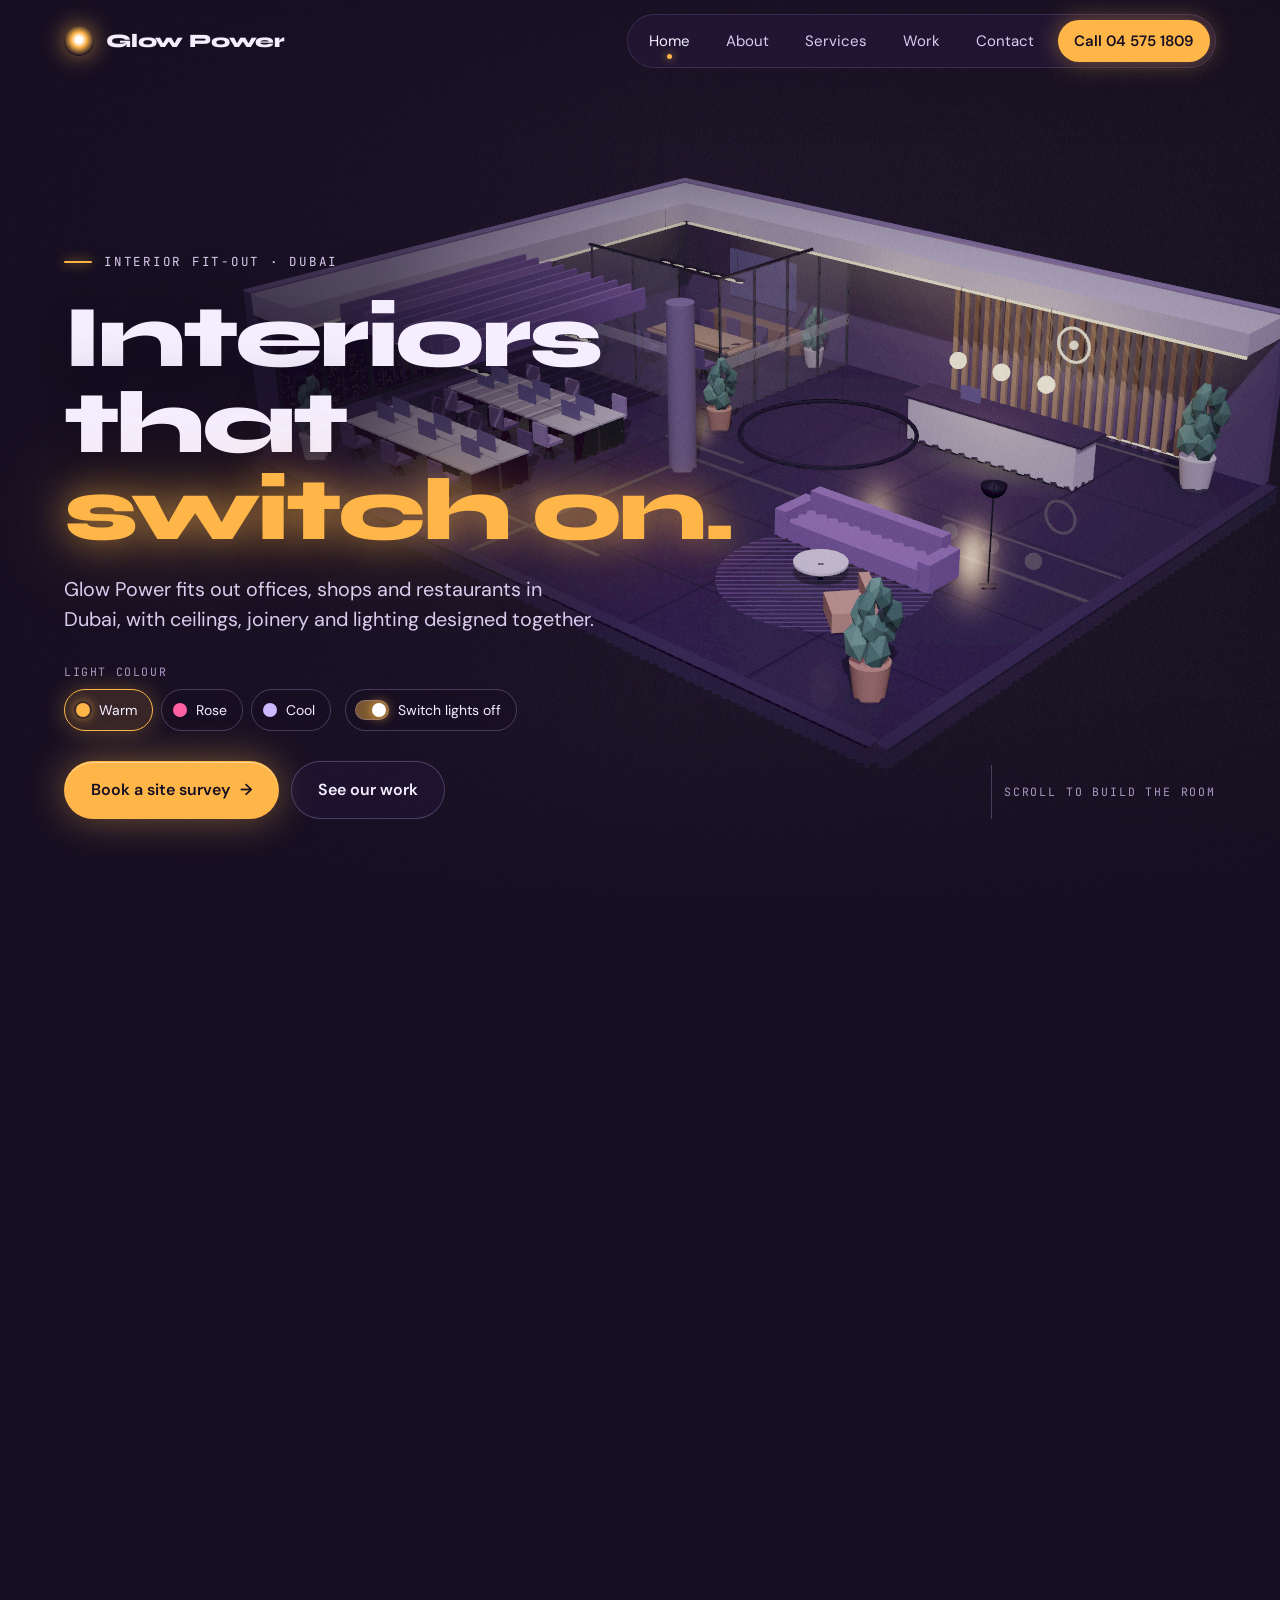
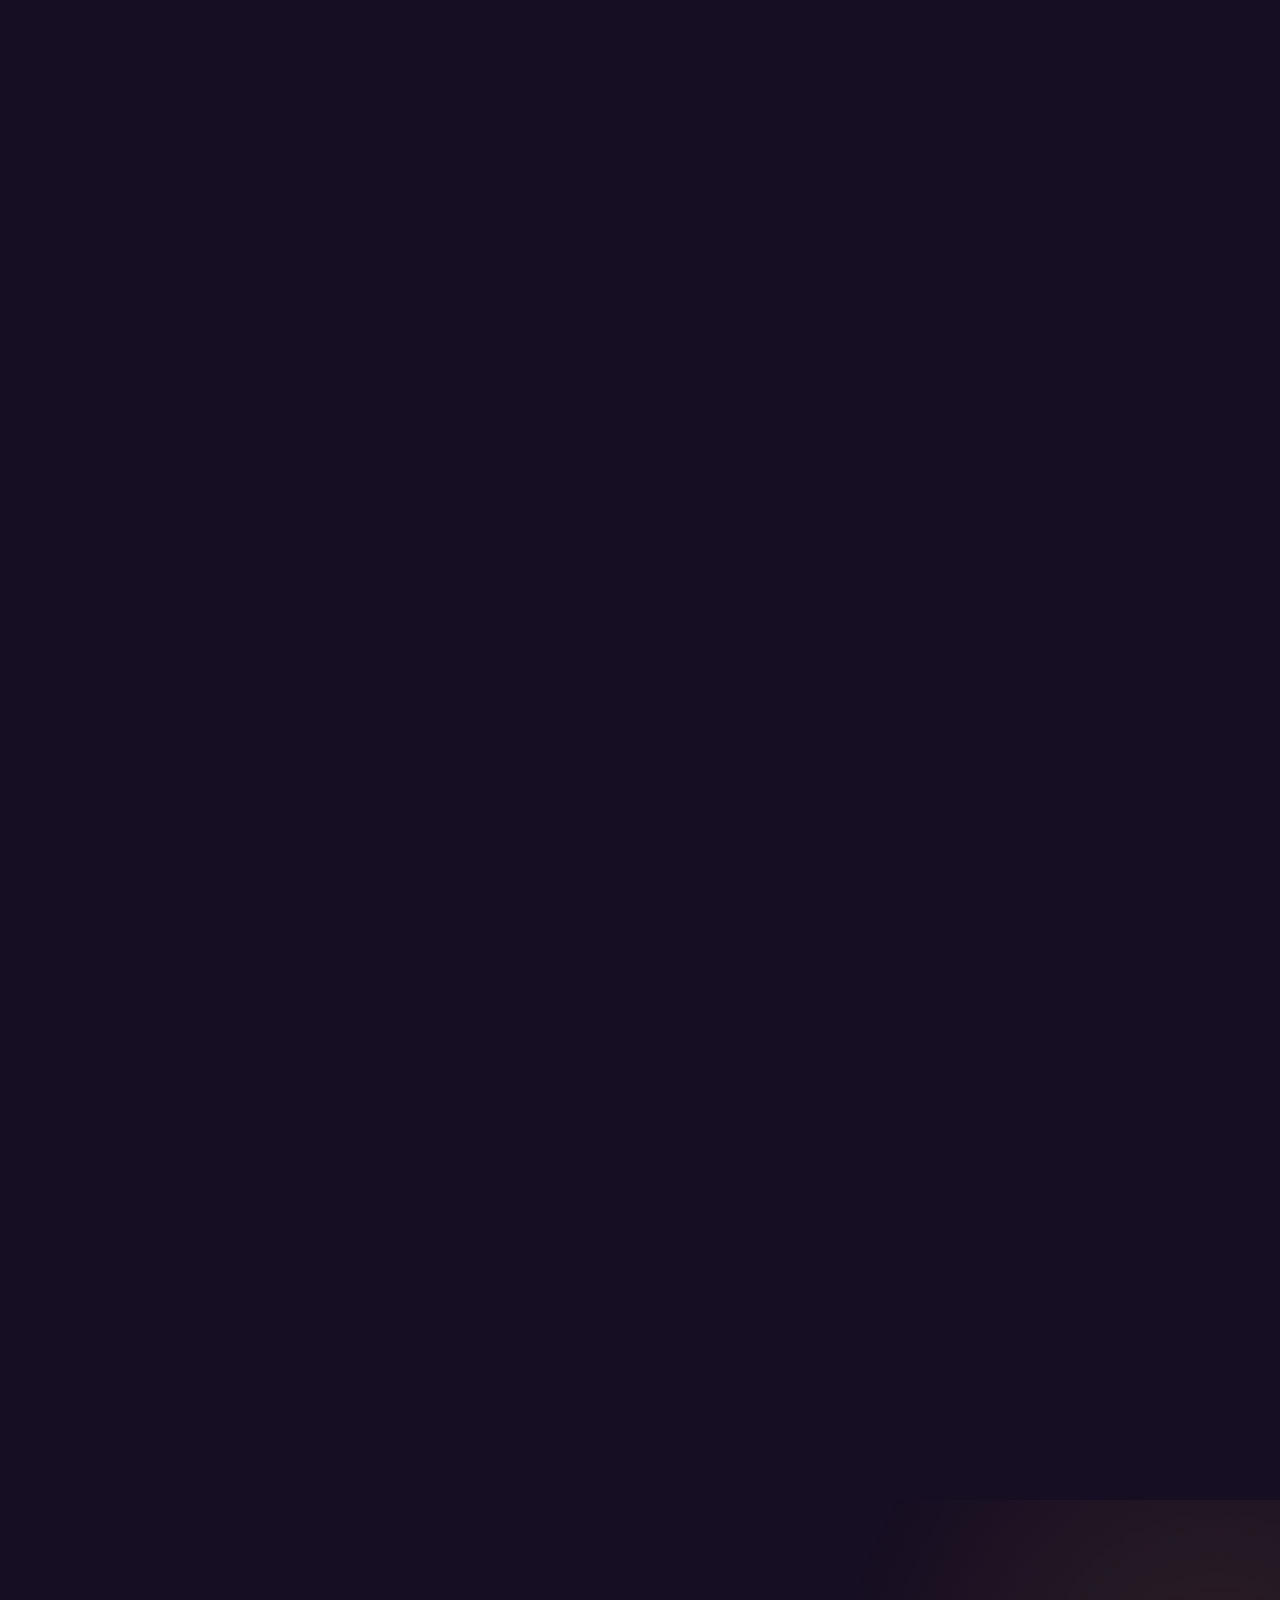
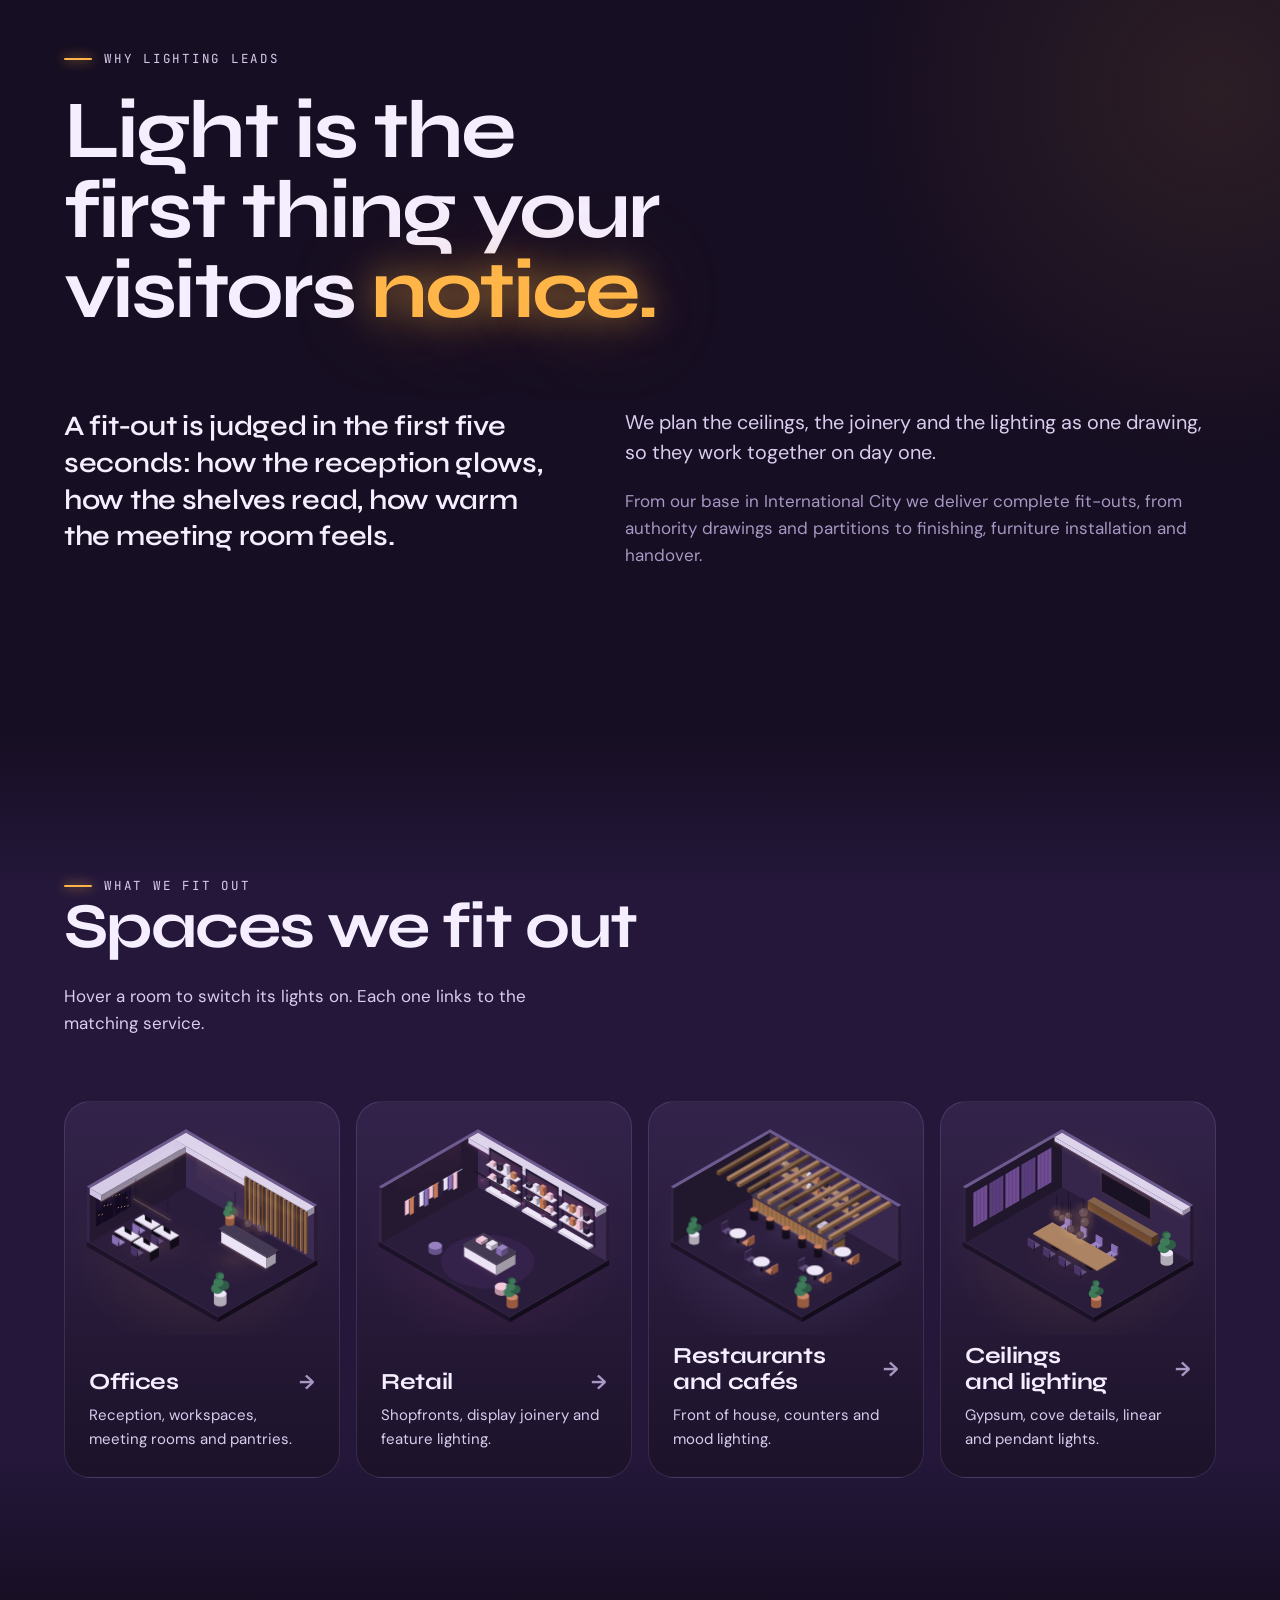
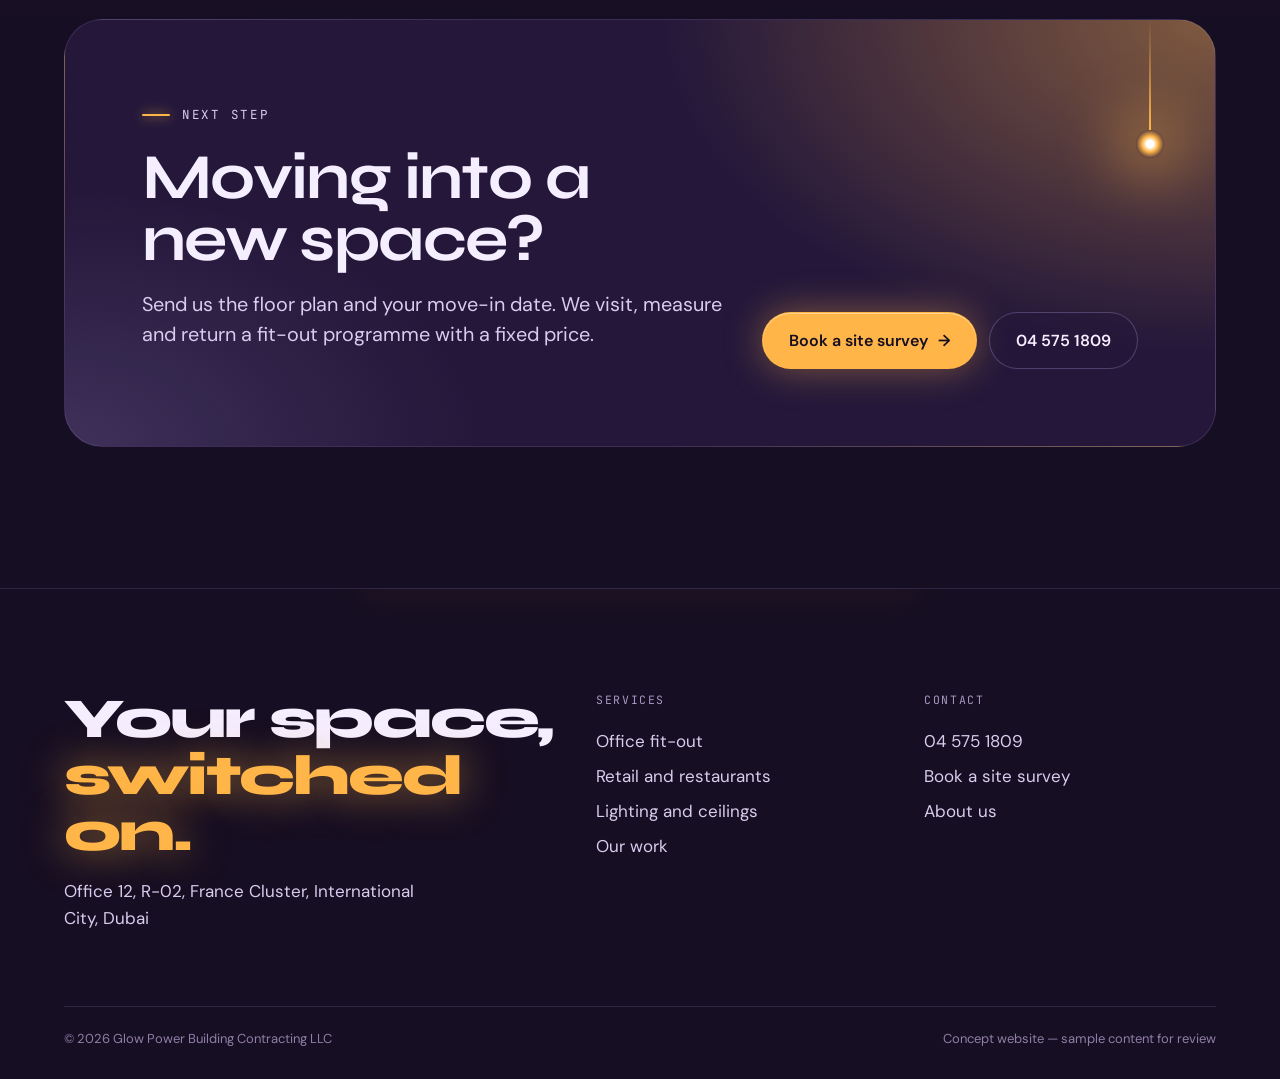
<file: index.html>
<!doctype html>
<html lang="en">
<head>
<meta charset="utf-8">
<meta name="viewport" content="width=device-width, initial-scale=1, viewport-fit=cover">
<title>Glow Power Building Contracting | Fit-out contractor in Dubai</title>
<meta name="description" content="Office, retail and restaurant fit-out in Dubai with ceilings, joinery and lighting.">
<meta name="theme-color" content="#160E22">
<meta property="og:title" content="Glow Power Building Contracting | Fit-out contractor in Dubai">
<meta property="og:description" content="Office, retail and restaurant fit-out in Dubai with ceilings, joinery and lighting.">
<link rel="icon" href="favicon.svg" type="image/svg+xml">
<script>(function(d){d.classList.add('js');try{if(!sessionStorage.getItem('gp-seen')){d.classList.add('first');sessionStorage.setItem('gp-seen','1')}var p=localStorage.getItem('gp-palette');if(p==='amber'||p==='rose'||p==='lilac')d.setAttribute('data-palette',p)}catch(e){}})(document.documentElement)</script>
<link rel="preconnect" href="https://fonts.googleapis.com">
<link rel="preconnect" href="https://fonts.gstatic.com" crossorigin>
<link href="https://fonts.googleapis.com/css2?family=Syne:wght@600;700;800&family=DM+Sans:opsz,wght@9..40,400;9..40,500;9..40,600&family=JetBrains+Mono:wght@400;500;600&display=swap" rel="stylesheet">
<link rel="stylesheet" href="assets/css/style.css">
</head>
<body class="page-index">
<a class="skip" href="#main">Skip to content</a>
<div class="loader" aria-hidden="true"><div class="loader-in"><svg viewBox="0 0 80 120"><circle class="halo" cx="40" cy="46" r="20"/><path class="bulb" d="M29 84 C29 71 12 63 12 42 A28 28 0 0 1 68 42 C68 63 51 71 51 84 Z M30 93 H50 M33 101 H47"/><path class="fil" d="M34 84 V60 L37 51 L40 60 L43 51 L46 60 V84"/></svg><p class="loader-word">Glow Power</p></div></div>
<header class="hdr" data-header><div class="wrap">
  <a class="brand" href="index.html" aria-label="Glow Power Building Contracting home"><i aria-hidden="true"></i><span>Glow Power</span></a>
  <button class="menu-btn" data-menu-toggle aria-expanded="false" aria-controls="nav"><span class="menu-lines" aria-hidden="true"></span>Menu</button>
  <nav class="nav" id="nav" data-menu aria-label="Main"><a href="index.html" aria-current="page">Home</a><a href="about.html">About</a><a href="services.html">Services</a><a href="projects.html">Work</a><a href="contact.html">Contact</a><a class="cta" href="tel:+97145751809">Call 04 575 1809</a></nav>
</div></header>
<main id="main">
<section class="story" data-story aria-label="Interiors that switch on: a fit-out from empty unit to opening day">
  <div class="story-pin">
    <div class="stage">
      <div class="stage-fallback is-lit" data-room style="--c:var(--accent)" aria-hidden="true"><!--ISO:office:hf--><svg class="iso" viewBox="0 0 588 499" role="img" aria-label="Isometric illustration of an office with a slatted timber wall, reception counter, pendant globes and desks" focusable="false"><defs><radialGradient id="hf-pool"><stop offset="0" class="c-stop" stop-opacity=".85"/><stop offset=".45" class="c-stop" stop-opacity=".28"/><stop offset="1" class="c-stop" stop-opacity="0"/></radialGradient><linearGradient id="hf-wash" x1="0" y1="0" x2="0" y2="1"><stop offset="0" class="c-stop" stop-opacity=".75"/><stop offset=".35" class="c-stop" stop-opacity=".25"/><stop offset="1" class="c-stop" stop-opacity="0"/></linearGradient><linearGradient id="hf-panel" x1="0" y1="0" x2="0" y2="1"><stop offset="0" stop-color="#fff" stop-opacity=".9"/><stop offset=".25" class="c-stop"/><stop offset="1" class="c-stop" stop-opacity=".55"/></linearGradient><filter id="hf-b" x="-50%" y="-50%" width="200%" height="200%"><feGaussianBlur stdDeviation="5"/></filter></defs><g class="iso-shell"><g><polygon points="14.0,297.5 333.0,481.7 333.0,468.2 14.0,284.0" fill="#1d1329"/><polygon points="574.1,342.5 333.0,481.7 333.0,468.2 574.1,329.0" fill="#130c1b"/><polygon points="255.1,144.8 574.1,329.0 333.0,468.2 14.0,284.0" fill="#2a1c3b"/></g><line x1="333.0" y1="198.2" x2="99.2" y2="333.2" stroke="#33244a" stroke-width="0.8" stroke-linecap="round"/><line x1="411.0" y1="243.2" x2="177.2" y2="378.2" stroke="#33244a" stroke-width="0.8" stroke-linecap="round"/><line x1="488.9" y1="288.2" x2="255.1" y2="423.2" stroke="#33244a" stroke-width="0.8" stroke-linecap="round"/><line x1="177.2" y1="198.2" x2="488.9" y2="378.2" stroke="#33244a" stroke-width="0.8" stroke-linecap="round"/><line x1="99.2" y1="243.2" x2="411.0" y2="423.2" stroke="#33244a" stroke-width="0.8" stroke-linecap="round"/><g><polygon points="247.8,149.0 566.9,333.2 566.9,201.2 247.8,17.0" fill="#3b2a52"/><polygon points="574.1,329.0 566.9,333.2 566.9,201.2 574.1,197.0" fill="#281c37"/><polygon points="255.1,12.8 574.1,197.0 566.9,201.2 247.8,17.0" fill="#6d5a8e"/></g><g><polygon points="14.0,284.0 21.3,288.2 21.3,156.2 14.0,152.0" fill="#352549"/><polygon points="255.1,153.2 21.3,288.2 21.3,156.2 255.1,21.2" fill="#241931"/><polygon points="247.8,17.0 255.1,21.2 21.3,156.2 14.0,152.0" fill="#6d5a8e"/></g><line x1="574.1" y1="329.6" x2="333.0" y2="468.8" stroke="#4a3a63" stroke-width="1.0" stroke-linecap="round"/><line x1="14.0" y1="284.6" x2="333.0" y2="468.8" stroke="#4a3a63" stroke-width="1.0" stroke-linecap="round"/><polygon points="120.0,129.2 36.9,177.2 36.9,249.2 120.0,201.2" fill="#1a1030"/><polygon points="112.2,163.7 99.2,171.2 99.2,213.2 112.2,205.7" fill="#130a20"/><polygon points="96.6,157.7 83.6,165.2 83.6,222.2 96.6,214.7" fill="#130a20"/><polygon points="78.4,192.2 65.4,199.7 65.4,232.7 78.4,225.2" fill="#130a20"/><polygon points="65.4,181.7 52.5,189.2 52.5,240.2 65.4,232.7" fill="#130a20"/><polygon points="49.9,205.7 36.9,213.2 36.9,249.2 49.9,241.7" fill="#130a20"/><line x1="114.8" y1="198.2" x2="113.2" y2="199.1" stroke="#ffcf8a" stroke-width="2.0" stroke-linecap="round" opacity=".75"/><line x1="94.0" y1="171.2" x2="92.5" y2="172.1" stroke="#ffcf8a" stroke-width="2.0" stroke-linecap="round" opacity=".75"/><line x1="73.2" y1="195.2" x2="71.7" y2="196.1" stroke="#ffcf8a" stroke-width="2.0" stroke-linecap="round" opacity=".75"/><line x1="52.5" y1="219.2" x2="50.9" y2="220.1" stroke="#ffcf8a" stroke-width="2.0" stroke-linecap="round" opacity=".75"/><line x1="107.0" y1="199.7" x2="105.5" y2="200.6" stroke="#ffcf8a" stroke-width="2.0" stroke-linecap="round" opacity=".75"/><line x1="86.2" y1="172.7" x2="84.7" y2="173.6" stroke="#ffcf8a" stroke-width="2.0" stroke-linecap="round" opacity=".75"/><line x1="65.4" y1="196.7" x2="63.9" y2="197.6" stroke="#ffcf8a" stroke-width="2.0" stroke-linecap="round" opacity=".75"/><line x1="44.7" y1="220.7" x2="43.1" y2="221.6" stroke="#ffcf8a" stroke-width="2.0" stroke-linecap="round" opacity=".75"/><line x1="99.2" y1="201.2" x2="97.7" y2="202.1" stroke="#ffcf8a" stroke-width="2.0" stroke-linecap="round" opacity=".75"/><line x1="78.4" y1="174.2" x2="76.9" y2="175.1" stroke="#ffcf8a" stroke-width="2.0" stroke-linecap="round" opacity=".75"/><line x1="57.6" y1="198.2" x2="56.1" y2="199.1" stroke="#ffcf8a" stroke-width="2.0" stroke-linecap="round" opacity=".75"/><line x1="112.2" y1="178.7" x2="110.6" y2="179.6" stroke="#ffcf8a" stroke-width="2.0" stroke-linecap="round" opacity=".75"/><line x1="91.4" y1="202.7" x2="89.9" y2="203.6" stroke="#ffcf8a" stroke-width="2.0" stroke-linecap="round" opacity=".75"/><line x1="70.6" y1="175.7" x2="69.1" y2="176.6" stroke="#ffcf8a" stroke-width="2.0" stroke-linecap="round" opacity=".75"/><line x1="120.0" y1="201.2" x2="120.0" y2="129.2" stroke="#1a1224" stroke-width="2.0" stroke-linecap="round"/><line x1="78.4" y1="225.2" x2="78.4" y2="153.2" stroke="#1a1224" stroke-width="2.0" stroke-linecap="round"/><line x1="36.9" y1="249.2" x2="36.9" y2="177.2" stroke="#1a1224" stroke-width="2.0" stroke-linecap="round"/><g><polygon points="226.5,52.7 538.3,232.7 538.3,217.7 226.5,37.7" fill="#d8cdea"/><polygon points="566.9,216.2 538.3,232.7 538.3,217.7 566.9,201.2" fill="#928b9f"/><polygon points="255.1,21.2 566.9,201.2 538.3,217.7 226.5,37.7" fill="#ddd4ec"/></g><g><polygon points="21.3,171.2 49.9,187.7 49.9,172.7 21.3,156.2" fill="#cfc3e3"/><polygon points="255.1,69.2 49.9,187.7 49.9,172.7 255.1,54.2" fill="#8c849a"/><polygon points="226.5,37.7 255.1,54.2 49.9,172.7 21.3,156.2" fill="#d5cbe6"/></g></g><g class="iso-wash"><polygon class="on" style="--d:0.00s" points="281.1,51.2 566.9,216.2 566.9,297.2 281.1,132.2" fill="url(#hf-wash)"/><polygon class="on" style="--d:0.05s" points="223.9,54.2 125.2,111.2 125.2,198.2 223.9,141.2" fill="url(#hf-wash)"/></g><g class="iso-pools"><ellipse class="on" style="--d:0.35s" cx="374.6" cy="330.2" rx="110.2" ry="63.6" fill="url(#hf-pool)" opacity="1.00"/><ellipse class="on" style="--d:0.60s" cx="177.2" cy="294.2" rx="147.0" ry="67.9" fill="url(#hf-pool)" opacity="0.90"/></g><g class="iso-items"><line x1="255.1" y1="69.8" x2="538.3" y2="233.3" stroke="#4a3a63" stroke-width="2.4" stroke-linecap="round"/><line x1="255.1" y1="69.8" x2="538.3" y2="233.3" stroke="var(--c)" stroke-width="2.4" stroke-linecap="round" class="on lamp" style="--d:0.00s"/><line x1="255.1" y1="69.8" x2="49.9" y2="188.3" stroke="#4a3a63" stroke-width="2.4" stroke-linecap="round"/><line x1="255.1" y1="69.8" x2="49.9" y2="188.3" stroke="var(--c)" stroke-width="2.4" stroke-linecap="round" class="on lamp" style="--d:0.05s"/><polygon points="400.1,126.5 550.8,213.5 550.8,315.5 400.1,228.5" fill="#2c2040"/><polygon points="400.1,126.5 550.8,213.5 550.8,315.5 400.1,228.5" fill="url(#hf-panel)" class="on lamp" style="--d:0.25s"/><g><polygon points="397.0,230.3 401.1,232.7 401.1,130.7 397.0,128.3" fill="#6f4a30"/><polygon points="404.8,230.6 401.1,232.7 401.1,130.7 404.8,128.6" fill="#4b3220"/><polygon points="400.6,126.2 404.8,128.6 401.1,130.7 397.0,128.3" fill="#83634c"/></g><g><polygon points="407.3,236.3 411.5,238.7 411.5,136.7 407.3,134.3" fill="#a0714a"/><polygon points="415.1,236.6 411.5,238.7 411.5,136.7 415.1,134.6" fill="#6c4c32"/><polygon points="411.0,132.2 415.1,134.6 411.5,136.7 407.3,134.3" fill="#ad8463"/></g><g><polygon points="417.7,242.3 421.9,244.7 421.9,142.7 417.7,140.3" fill="#a0714a"/><polygon points="425.5,242.6 421.9,244.7 421.9,142.7 425.5,140.6" fill="#6c4c32"/><polygon points="421.4,138.2 425.5,140.6 421.9,142.7 417.7,140.3" fill="#ad8463"/></g><g><polygon points="428.1,248.3 432.3,250.7 432.3,148.7 428.1,146.3" fill="#a0714a"/><polygon points="435.9,248.6 432.3,250.7 432.3,148.7 435.9,146.6" fill="#6c4c32"/><polygon points="431.8,144.2 435.9,146.6 432.3,148.7 428.1,146.3" fill="#ad8463"/></g><g><polygon points="438.5,254.3 442.7,256.7 442.7,154.7 438.5,152.3" fill="#6f4a30"/><polygon points="446.3,254.6 442.7,256.7 442.7,154.7 446.3,152.6" fill="#4b3220"/><polygon points="442.2,150.2 446.3,152.6 442.7,154.7 438.5,152.3" fill="#83634c"/></g><g><polygon points="448.9,260.3 453.1,262.7 453.1,160.7 448.9,158.3" fill="#a0714a"/><polygon points="456.7,260.6 453.1,262.7 453.1,160.7 456.7,158.6" fill="#6c4c32"/><polygon points="452.6,156.2 456.7,158.6 453.1,160.7 448.9,158.3" fill="#ad8463"/></g><g><polygon points="459.3,266.3 463.5,268.7 463.5,166.7 459.3,164.3" fill="#a0714a"/><polygon points="467.1,266.6 463.5,268.7 463.5,166.7 467.1,164.6" fill="#6c4c32"/><polygon points="462.9,162.2 467.1,164.6 463.5,166.7 459.3,164.3" fill="#ad8463"/></g><g><polygon points="469.7,272.3 473.9,274.7 473.9,172.7 469.7,170.3" fill="#a0714a"/><polygon points="477.5,272.6 473.9,274.7 473.9,172.7 477.5,170.6" fill="#6c4c32"/><polygon points="473.3,168.2 477.5,170.6 473.9,172.7 469.7,170.3" fill="#ad8463"/></g><g><polygon points="480.1,278.3 484.3,280.7 484.3,178.7 480.1,176.3" fill="#6f4a30"/><polygon points="487.9,278.6 484.3,280.7 484.3,178.7 487.9,176.6" fill="#4b3220"/><polygon points="483.7,174.2 487.9,176.6 484.3,178.7 480.1,176.3" fill="#83634c"/></g><g><polygon points="490.5,284.3 494.6,286.7 494.6,184.7 490.5,182.3" fill="#a0714a"/><polygon points="498.3,284.6 494.6,286.7 494.6,184.7 498.3,182.6" fill="#6c4c32"/><polygon points="494.1,180.2 498.3,182.6 494.6,184.7 490.5,182.3" fill="#ad8463"/></g><g><polygon points="500.9,290.3 505.0,292.7 505.0,190.7 500.9,188.3" fill="#a0714a"/><polygon points="508.7,290.6 505.0,292.7 505.0,190.7 508.7,188.6" fill="#6c4c32"/><polygon points="504.5,186.2 508.7,188.6 505.0,190.7 500.9,188.3" fill="#ad8463"/></g><g><polygon points="511.3,296.3 515.4,298.7 515.4,196.7 511.3,194.3" fill="#a0714a"/><polygon points="519.1,296.6 515.4,298.7 515.4,196.7 519.1,194.6" fill="#6c4c32"/><polygon points="514.9,192.2 519.1,194.6 515.4,196.7 511.3,194.3" fill="#ad8463"/></g><g><polygon points="521.7,302.3 525.8,304.7 525.8,202.7 521.7,200.3" fill="#6f4a30"/><polygon points="529.5,302.6 525.8,304.7 525.8,202.7 529.5,200.6" fill="#4b3220"/><polygon points="525.3,198.2 529.5,200.6 525.8,202.7 521.7,200.3" fill="#83634c"/></g><g><polygon points="532.1,308.3 536.2,310.7 536.2,208.7 532.1,206.3" fill="#a0714a"/><polygon points="539.9,308.6 536.2,310.7 536.2,208.7 539.9,206.6" fill="#6c4c32"/><polygon points="535.7,204.2 539.9,206.6 536.2,208.7 532.1,206.3" fill="#ad8463"/></g><g><polygon points="542.4,314.3 546.6,316.7 546.6,214.7 542.4,212.3" fill="#a0714a"/><polygon points="550.2,314.6 546.6,316.7 546.6,214.7 550.2,212.6" fill="#6c4c32"/><polygon points="546.1,210.2 550.2,212.6 546.6,214.7 542.4,212.3" fill="#ad8463"/></g><g><polygon points="340.8,288.2 450.0,351.2 450.0,321.2 340.8,258.2" fill="#ece4f6"/><polygon points="473.3,337.7 450.0,351.2 450.0,321.2 473.3,307.7" fill="#a09ba7"/><polygon points="364.2,244.7 473.3,307.7 450.0,321.2 340.8,258.2" fill="#eee7f7"/></g><g><polygon points="333.0,256.7 452.6,325.7 452.6,323.3 333.0,254.3" fill="#271a38"/><polygon points="481.1,309.2 452.6,325.7 452.6,323.3 481.1,306.8" fill="#1a1126"/><polygon points="361.6,237.8 481.1,306.8 452.6,323.3 333.0,254.3" fill="#453a53"/></g><line x1="339.5" y1="289.2" x2="448.7" y2="352.3" stroke="#4a3a63" stroke-width="2.0" stroke-linecap="round"/><line x1="339.5" y1="289.2" x2="448.7" y2="352.3" stroke="var(--c)" stroke-width="2.0" stroke-linecap="round" class="on lamp" style="--d:0.50s"/><line x1="374.6" y1="209.0" x2="374.6" y2="165.2" stroke="#120b1c" stroke-width="1.0" stroke-linecap="round"/><circle cx="374.6" cy="216.2" r="9.0" fill="#3d2f52"/><circle class="on lamp" style="--d:0.35s" cx="374.6" cy="216.2" r="9.0" fill="var(--c)"/><circle class="on" style="--d:0.35s" cx="372.4" cy="213.9" r="3.1" fill="#fff" opacity=".7"/><line x1="405.8" y1="234.5" x2="405.8" y2="183.2" stroke="#120b1c" stroke-width="1.0" stroke-linecap="round"/><circle cx="405.8" cy="241.7" r="9.0" fill="#3d2f52"/><circle class="on lamp" style="--d:0.43s" cx="405.8" cy="241.7" r="9.0" fill="var(--c)"/><circle class="on" style="--d:0.43s" cx="403.5" cy="239.4" r="3.1" fill="#fff" opacity=".7"/><line x1="437.0" y1="245.0" x2="437.0" y2="201.2" stroke="#120b1c" stroke-width="1.0" stroke-linecap="round"/><circle cx="437.0" cy="252.2" r="9.0" fill="#3d2f52"/><circle class="on lamp" style="--d:0.51s" cx="437.0" cy="252.2" r="9.0" fill="var(--c)"/><circle class="on" style="--d:0.51s" cx="434.7" cy="249.9" r="3.1" fill="#fff" opacity=".7"/><g><polygon points="130.4,255.2 132.0,256.1 132.0,234.5 130.4,233.6" fill="#1a1224"/><polygon points="152.7,244.1 132.0,256.1 132.0,234.5 152.7,222.5" fill="#110c18"/><polygon points="151.2,221.6 152.7,222.5 132.0,234.5 130.4,233.6" fill="#3a3342"/></g><g><polygon points="170.4,278.3 172.0,279.2 172.0,257.6 170.4,256.7" fill="#1a1224"/><polygon points="192.7,267.2 172.0,279.2 172.0,257.6 192.7,245.6" fill="#110c18"/><polygon points="191.2,244.7 192.7,245.6 172.0,257.6 170.4,256.7" fill="#3a3342"/></g><g><polygon points="130.4,233.6 172.0,257.6 172.0,255.8 130.4,231.8" fill="#ece4f6"/><polygon points="192.7,245.6 172.0,257.6 172.0,255.8 192.7,243.8" fill="#a09ba7"/><polygon points="151.2,219.8 192.7,243.8 172.0,255.8 130.4,231.8" fill="#eee7f7"/></g><g><polygon points="125.2,260.6 140.8,269.6 140.8,267.2 125.2,258.2" fill="#8a6fb8"/><polygon points="156.4,260.6 140.8,269.6 140.8,267.2 156.4,258.2" fill="#5d4b7d"/><polygon points="140.8,249.2 156.4,258.2 140.8,267.2 125.2,258.2" fill="#9a83c1"/></g><g><polygon points="124.7,258.5 140.3,267.5 140.3,251.0 124.7,242.0" fill="#8a6fb8"/><polygon points="142.3,266.3 140.3,267.5 140.3,251.0 142.3,249.8" fill="#5d4b7d"/><polygon points="126.8,240.8 142.3,249.8 140.3,251.0 124.7,242.0" fill="#9a83c1"/></g><line x1="140.8" y1="273.2" x2="140.8" y2="260.6" stroke="#1a1224" stroke-width="2.0" stroke-linecap="round"/><g><polygon points="155.3,232.4 170.9,241.4 170.9,230.0 155.3,221.0" fill="#0d0915"/><polygon points="172.0,240.8 170.9,241.4 170.9,230.0 172.0,229.4" fill="#08060e"/><polygon points="156.4,220.4 172.0,229.4 170.9,230.0 155.3,221.0" fill="#2e2b35"/></g><g><polygon points="175.9,281.4 177.4,282.3 177.4,260.7 175.9,259.8" fill="#1a1224"/><polygon points="198.2,270.4 177.4,282.3 177.4,260.7 198.2,248.8" fill="#110c18"/><polygon points="196.6,247.8 198.2,248.8 177.4,260.7 175.9,259.8" fill="#3a3342"/></g><g><polygon points="215.9,304.5 217.4,305.4 217.4,283.8 215.9,282.9" fill="#1a1224"/><polygon points="238.2,293.4 217.4,305.4 217.4,283.8 238.2,271.8" fill="#110c18"/><polygon points="236.7,270.9 238.2,271.8 217.4,283.8 215.9,282.9" fill="#3a3342"/></g><g><polygon points="175.9,259.8 217.4,283.8 217.4,282.0 175.9,258.1" fill="#ece4f6"/><polygon points="238.2,271.8 217.4,283.8 217.4,282.0 238.2,270.1" fill="#a09ba7"/><polygon points="196.6,246.0 238.2,270.1 217.4,282.0 175.9,258.1" fill="#eee7f7"/></g><g><polygon points="170.7,286.8 186.3,295.8 186.3,293.4 170.7,284.4" fill="#4a3468"/><polygon points="201.8,286.8 186.3,295.8 186.3,293.4 201.8,284.4" fill="#322346"/><polygon points="186.3,275.4 201.8,284.4 186.3,293.4 170.7,284.4" fill="#63507d"/></g><g><polygon points="170.1,284.8 185.7,293.8 185.7,277.2 170.1,268.2" fill="#4a3468"/><polygon points="187.8,292.6 185.7,293.8 185.7,277.2 187.8,276.1" fill="#322346"/><polygon points="172.2,267.1 187.8,276.1 185.7,277.2 170.1,268.2" fill="#63507d"/></g><line x1="186.3" y1="299.4" x2="186.3" y2="286.8" stroke="#1a1224" stroke-width="2.0" stroke-linecap="round"/><g><polygon points="200.8,258.6 216.4,267.6 216.4,256.2 200.8,247.2" fill="#0d0915"/><polygon points="217.4,267.1 216.4,267.6 216.4,256.2 217.4,255.6" fill="#08060e"/><polygon points="201.8,246.6 217.4,255.6 216.4,256.2 200.8,247.2" fill="#2e2b35"/></g><g><polygon points="81.0,283.7 82.6,284.6 82.6,263.0 81.0,262.1" fill="#1a1224"/><polygon points="103.4,272.6 82.6,284.6 82.6,263.0 103.4,251.0" fill="#110c18"/><polygon points="101.8,250.1 103.4,251.0 82.6,263.0 81.0,262.1" fill="#3a3342"/></g><g><polygon points="121.0,306.8 122.6,307.7 122.6,286.1 121.0,285.2" fill="#1a1224"/><polygon points="143.4,295.7 122.6,307.7 122.6,286.1 143.4,274.1" fill="#110c18"/><polygon points="141.8,273.2 143.4,274.1 122.6,286.1 121.0,285.2" fill="#3a3342"/></g><g><polygon points="81.0,262.1 122.6,286.1 122.6,284.3 81.0,260.3" fill="#ece4f6"/><polygon points="143.4,274.1 122.6,286.1 122.6,284.3 143.4,272.3" fill="#a09ba7"/><polygon points="101.8,248.3 143.4,272.3 122.6,284.3 81.0,260.3" fill="#eee7f7"/></g><g><polygon points="75.8,289.1 91.4,298.1 91.4,295.7 75.8,286.7" fill="#8a6fb8"/><polygon points="107.0,289.1 91.4,298.1 91.4,295.7 107.0,286.7" fill="#5d4b7d"/><polygon points="91.4,277.7 107.0,286.7 91.4,295.7 75.8,286.7" fill="#9a83c1"/></g><g><polygon points="75.3,287.0 90.9,296.0 90.9,279.5 75.3,270.5" fill="#8a6fb8"/><polygon points="93.0,294.8 90.9,296.0 90.9,279.5 93.0,278.3" fill="#5d4b7d"/><polygon points="77.4,269.3 93.0,278.3 90.9,279.5 75.3,270.5" fill="#9a83c1"/></g><line x1="91.4" y1="301.7" x2="91.4" y2="289.1" stroke="#1a1224" stroke-width="2.0" stroke-linecap="round"/><g><polygon points="106.0,260.9 121.6,269.9 121.6,258.5 106.0,249.5" fill="#0d0915"/><polygon points="122.6,269.3 121.6,269.9 121.6,258.5 122.6,257.9" fill="#08060e"/><polygon points="107.0,248.9 122.6,257.9 121.6,258.5 106.0,249.5" fill="#2e2b35"/></g><g><polygon points="126.5,309.9 128.1,310.9 128.1,289.2 126.5,288.3" fill="#1a1224"/><polygon points="148.8,298.9 128.1,310.9 128.1,289.2 148.8,277.2" fill="#110c18"/><polygon points="147.3,276.3 148.8,277.2 128.1,289.2 126.5,288.3" fill="#3a3342"/></g><g><polygon points="166.5,333.0 168.1,333.9 168.1,312.3 166.5,311.4" fill="#1a1224"/><polygon points="188.9,321.9 168.1,333.9 168.1,312.3 188.9,300.3" fill="#110c18"/><polygon points="187.3,299.4 188.9,300.3 168.1,312.3 166.5,311.4" fill="#3a3342"/></g><g><polygon points="126.5,288.3 168.1,312.3 168.1,310.6 126.5,286.6" fill="#ece4f6"/><polygon points="188.9,300.3 168.1,312.3 168.1,310.6 188.9,298.6" fill="#a09ba7"/><polygon points="147.3,274.6 188.9,298.6 168.1,310.6 126.5,286.6" fill="#eee7f7"/></g><g><polygon points="121.3,315.3 136.9,324.3 136.9,321.9 121.3,312.9" fill="#4a3468"/><polygon points="152.5,315.3 136.9,324.3 136.9,321.9 152.5,312.9" fill="#322346"/><polygon points="136.9,303.9 152.5,312.9 136.9,321.9 121.3,312.9" fill="#63507d"/></g><g><polygon points="120.8,313.2 136.4,322.2 136.4,305.8 120.8,296.8" fill="#4a3468"/><polygon points="138.4,321.0 136.4,322.2 136.4,305.8 138.4,304.5" fill="#322346"/><polygon points="122.9,295.5 138.4,304.5 136.4,305.8 120.8,296.8" fill="#63507d"/></g><line x1="136.9" y1="327.9" x2="136.9" y2="315.3" stroke="#1a1224" stroke-width="2.0" stroke-linecap="round"/><g><polygon points="151.4,287.1 167.0,296.1 167.0,284.7 151.4,275.7" fill="#0d0915"/><polygon points="168.1,295.6 167.0,296.1 167.0,284.7 168.1,284.1" fill="#08060e"/><polygon points="152.5,275.1 168.1,284.1 167.0,284.7 151.4,275.7" fill="#2e2b35"/></g><line x1="127.8" y1="180.2" x2="216.1" y2="231.2" stroke="#1a1224" stroke-width="3.0" stroke-linecap="round"/><line x1="127.8" y1="181.7" x2="216.1" y2="232.7" stroke="#4a3a63" stroke-width="2.6" stroke-linecap="round"/><line x1="127.8" y1="181.7" x2="216.1" y2="232.7" stroke="var(--c)" stroke-width="2.6" stroke-linecap="round" class="on lamp" style="--d:0.60s"/><line x1="133.0" y1="183.2" x2="133.0" y2="133.7" stroke="#1a1224" stroke-width="0.8" stroke-linecap="round"/><line x1="210.9" y1="228.2" x2="210.9" y2="178.7" stroke="#1a1224" stroke-width="0.8" stroke-linecap="round"/><path d="M322.9 412.1 L322.9 435.2 A15.4 8.9 0 0 0 353.6 435.2 L353.6 412.1 Z" fill="#b1abb8"/><ellipse cx="338.2" cy="412.1" rx="15.4" ry="8.9" fill="#eee7f7"/><ellipse cx="331.1" cy="399.7" rx="15.2" ry="13.2" fill="#3f7a5a"/><ellipse cx="346.8" cy="392.3" rx="13.8" ry="11.9" fill="#2f5c47"/><ellipse cx="334.0" cy="384.9" rx="12.3" ry="10.7" fill="#3f7a5a"/><ellipse cx="336.8" cy="368.4" rx="10.2" ry="8.8" fill="#2f5c47"/><ellipse cx="339.7" cy="370.0" rx="8.0" ry="6.9" fill="#3f7a5a"/><path d="M350.5 224.9 L350.5 241.7 A11.2 6.4 0 0 0 372.8 241.7 L372.8 224.9 Z" fill="#965b40"/><ellipse cx="361.6" cy="224.9" rx="11.2" ry="6.4" fill="#ce896a"/><ellipse cx="356.4" cy="215.9" rx="11.1" ry="9.6" fill="#3f7a5a"/><ellipse cx="367.9" cy="210.5" rx="10.0" ry="8.7" fill="#2f5c47"/><ellipse cx="358.5" cy="205.1" rx="9.0" ry="7.8" fill="#3f7a5a"/><ellipse cx="360.6" cy="193.1" rx="7.4" ry="6.4" fill="#2f5c47"/><ellipse cx="362.7" cy="194.3" rx="5.8" ry="5.0" fill="#3f7a5a"/></g><g class="iso-bloom"><line x1="255.1" y1="69.8" x2="538.3" y2="233.3" stroke="var(--c)" stroke-width="9.6" stroke-linecap="round" class="on" style="--d:0.00s" filter="url(#hf-b)"/><line x1="255.1" y1="69.8" x2="49.9" y2="188.3" stroke="var(--c)" stroke-width="9.6" stroke-linecap="round" class="on" style="--d:0.05s" filter="url(#hf-b)"/><line x1="339.5" y1="289.2" x2="448.7" y2="352.3" stroke="var(--c)" stroke-width="8.0" stroke-linecap="round" class="on" style="--d:0.50s" filter="url(#hf-b)"/><circle class="on" style="--d:0.35s" cx="374.6" cy="216.2" r="19.8" fill="var(--c)" filter="url(#hf-b)"/><circle class="on" style="--d:0.43s" cx="405.8" cy="241.7" r="19.8" fill="var(--c)" filter="url(#hf-b)"/><circle class="on" style="--d:0.51s" cx="437.0" cy="252.2" r="19.8" fill="var(--c)" filter="url(#hf-b)"/><line x1="127.8" y1="181.7" x2="216.1" y2="232.7" stroke="var(--c)" stroke-width="10.4" stroke-linecap="round" class="on" style="--d:0.60s" filter="url(#hf-b)"/></g></svg><!--/ISO--></div>
      <canvas data-scene="hero" role="img" aria-label="A 3D office interior: a glass meeting room, slatted timber wall, reception counter, desks and a lounge. As you scroll it is built from an empty shell, then its lights switch on zone by zone."></canvas>
    </div>
    <div class="rail" data-rail aria-hidden="true"><span>Fit-out</span><ol><li>Survey</li><li>Design</li><li>Build</li><li>Light</li><li>Handover</li></ol></div>
  </div>
  <div class="story-panels">
    <div class="panel panel-hero is-active" data-panel="0">
      <div class="wrap hero-copy">
        <p class="kicker">Interior fit-out · Dubai</p>
        <h1>Interiors that <span class="hl">switch on.</span></h1>
        <p class="lede">Glow Power fits out offices, shops and restaurants in Dubai, with ceilings, joinery and lighting designed together.</p>
        <div class="control-row">
        <span class="label" id="light-label">Light colour</span>
        <div class="controls" role="group" aria-labelledby="light-label">
          <button class="chip" type="button" data-palette="amber" aria-pressed="true"><i aria-hidden="true"></i>Warm</button>
          <button class="chip" type="button" data-palette="rose" aria-pressed="false"><i aria-hidden="true"></i>Rose</button>
          <button class="chip" type="button" data-palette="lilac" aria-pressed="false"><i aria-hidden="true"></i>Cool</button>
        </div>
        <button class="chip switch" type="button" data-lights aria-pressed="false"><span class="sw" aria-hidden="true"></span><span data-lights-label>Switch lights off</span></button>
      </div>
        <div class="btns"><a class="btn glow edge" href="contact.html">Book a site survey <span class="arr" aria-hidden="true">→</span></a><a class="btn edge" href="projects.html">See our work</a></div>
      </div>
      <div class="scroll-cue" aria-hidden="true"><i></i>Scroll to build the room</div>
    </div>
    <div class="panel" data-panel="1"><div class="wrap"><div class="card">
      <p class="kicker">From empty unit to opening day</p>
      <h2>Every fit-out starts with an empty unit.</h2>
      <p>A typical office fit-out runs through five stages. Keep scrolling to watch one come together.</p>
    </div></div></div>
    <ol class="stages">
      <li class="panel" data-panel="2"><div class="wrap"><div class="card">
        <span class="step"><b>01</b>/ 05</span><h3>Survey and brief</h3>
        <p>We measure the unit and agree what each space needs to do.</p>
        <p class="onscreen">On screen: the bare shell, measured and gridded.</p>
      </div></div></li>
      <li class="panel" data-panel="3"><div class="wrap"><div class="card">
        <span class="step"><b>02</b>/ 05</span><h3>Design and approvals</h3>
        <p>Layouts, ceiling and lighting plans, and authority submissions.</p>
        <p class="onscreen">On screen: the layout drawn onto the floor plate.</p>
      </div></div></li>
      <li class="panel" data-panel="4"><div class="wrap"><div class="card">
        <span class="step"><b>03</b>/ 05</span><h3>Build</h3>
        <p>Partitions, ceilings, MEP adjustments, joinery and flooring.</p>
        <p class="onscreen">On screen: bulkheads, acoustic baffles, glass partitions and a slatted timber wall go in.</p>
      </div></div></li>
      <li class="panel" data-panel="5"><div class="wrap"><div class="card">
        <span class="step"><b>04</b>/ 05</span><h3>Light and finish</h3>
        <p>Lighting scenes, paint, glass and furniture installation.</p>
        <p class="onscreen">On screen: the furniture lands, then each lighting zone switches on.</p>
      </div></div></li>
      <li class="panel" data-panel="6"><div class="wrap"><div class="card">
        <span class="step"><b>05</b>/ 05</span><h3>Handover</h3>
        <p>Snagging, completion certificate and maintenance contacts.</p>
        <div class="btns" style="margin-top:22px"><a class="btn glow edge" href="contact.html">Book a site survey <span class="arr" aria-hidden="true">→</span></a></div>
      </div></div></li>
    </ol>
  </div>
</section>

<section class="sec statement"><div class="wrap">
  <p class="kicker">Why lighting leads</p>
  <h2 data-reveal>Light is the first thing your visitors <span class="hl">notice.</span></h2>
  <div class="cols" data-reveal>
    <p class="big">A fit-out is judged in the first five seconds: how the reception glows, how the shelves read, how warm the meeting room feels.</p>
    <div>
      <p class="lede">We plan the ceilings, the joinery and the lighting as one drawing, so they work together on day one.</p>
      <p class="muted">From our base in International City we deliver complete fit-outs, from authority drawings and partitions to finishing, furniture installation and handover.</p>
    </div>
  </div>
</div></section>

<section class="sec plum"><div class="wrap">
  <div class="sec-head"><div><p class="kicker">What we fit out</p><h2>Spaces we fit out</h2></div><p>Hover a room to switch its lights on. Each one links to the matching service.</p></div>
  <div class="rooms" data-reveal>
    <a class="room edge" data-room href="services.html#office" style="--c:#FFB547"><div class="art"><!--ISO:office:r1--><svg class="iso" viewBox="0 0 588 499" role="img" aria-label="Isometric illustration of an office with a slatted timber wall, reception counter, pendant globes and desks" focusable="false"><defs><radialGradient id="r1-pool"><stop offset="0" class="c-stop" stop-opacity=".85"/><stop offset=".45" class="c-stop" stop-opacity=".28"/><stop offset="1" class="c-stop" stop-opacity="0"/></radialGradient><linearGradient id="r1-wash" x1="0" y1="0" x2="0" y2="1"><stop offset="0" class="c-stop" stop-opacity=".75"/><stop offset=".35" class="c-stop" stop-opacity=".25"/><stop offset="1" class="c-stop" stop-opacity="0"/></linearGradient><linearGradient id="r1-panel" x1="0" y1="0" x2="0" y2="1"><stop offset="0" stop-color="#fff" stop-opacity=".9"/><stop offset=".25" class="c-stop"/><stop offset="1" class="c-stop" stop-opacity=".55"/></linearGradient><filter id="r1-b" x="-50%" y="-50%" width="200%" height="200%"><feGaussianBlur stdDeviation="5"/></filter></defs><g class="iso-shell"><g><polygon points="14.0,297.5 333.0,481.7 333.0,468.2 14.0,284.0" fill="#1d1329"/><polygon points="574.1,342.5 333.0,481.7 333.0,468.2 574.1,329.0" fill="#130c1b"/><polygon points="255.1,144.8 574.1,329.0 333.0,468.2 14.0,284.0" fill="#2a1c3b"/></g><line x1="333.0" y1="198.2" x2="99.2" y2="333.2" stroke="#33244a" stroke-width="0.8" stroke-linecap="round"/><line x1="411.0" y1="243.2" x2="177.2" y2="378.2" stroke="#33244a" stroke-width="0.8" stroke-linecap="round"/><line x1="488.9" y1="288.2" x2="255.1" y2="423.2" stroke="#33244a" stroke-width="0.8" stroke-linecap="round"/><line x1="177.2" y1="198.2" x2="488.9" y2="378.2" stroke="#33244a" stroke-width="0.8" stroke-linecap="round"/><line x1="99.2" y1="243.2" x2="411.0" y2="423.2" stroke="#33244a" stroke-width="0.8" stroke-linecap="round"/><g><polygon points="247.8,149.0 566.9,333.2 566.9,201.2 247.8,17.0" fill="#3b2a52"/><polygon points="574.1,329.0 566.9,333.2 566.9,201.2 574.1,197.0" fill="#281c37"/><polygon points="255.1,12.8 574.1,197.0 566.9,201.2 247.8,17.0" fill="#6d5a8e"/></g><g><polygon points="14.0,284.0 21.3,288.2 21.3,156.2 14.0,152.0" fill="#352549"/><polygon points="255.1,153.2 21.3,288.2 21.3,156.2 255.1,21.2" fill="#241931"/><polygon points="247.8,17.0 255.1,21.2 21.3,156.2 14.0,152.0" fill="#6d5a8e"/></g><line x1="574.1" y1="329.6" x2="333.0" y2="468.8" stroke="#4a3a63" stroke-width="1.0" stroke-linecap="round"/><line x1="14.0" y1="284.6" x2="333.0" y2="468.8" stroke="#4a3a63" stroke-width="1.0" stroke-linecap="round"/><polygon points="120.0,129.2 36.9,177.2 36.9,249.2 120.0,201.2" fill="#1a1030"/><polygon points="112.2,163.7 99.2,171.2 99.2,213.2 112.2,205.7" fill="#130a20"/><polygon points="96.6,157.7 83.6,165.2 83.6,222.2 96.6,214.7" fill="#130a20"/><polygon points="78.4,192.2 65.4,199.7 65.4,232.7 78.4,225.2" fill="#130a20"/><polygon points="65.4,181.7 52.5,189.2 52.5,240.2 65.4,232.7" fill="#130a20"/><polygon points="49.9,205.7 36.9,213.2 36.9,249.2 49.9,241.7" fill="#130a20"/><line x1="114.8" y1="198.2" x2="113.2" y2="199.1" stroke="#ffcf8a" stroke-width="2.0" stroke-linecap="round" opacity=".75"/><line x1="94.0" y1="171.2" x2="92.5" y2="172.1" stroke="#ffcf8a" stroke-width="2.0" stroke-linecap="round" opacity=".75"/><line x1="73.2" y1="195.2" x2="71.7" y2="196.1" stroke="#ffcf8a" stroke-width="2.0" stroke-linecap="round" opacity=".75"/><line x1="52.5" y1="219.2" x2="50.9" y2="220.1" stroke="#ffcf8a" stroke-width="2.0" stroke-linecap="round" opacity=".75"/><line x1="107.0" y1="199.7" x2="105.5" y2="200.6" stroke="#ffcf8a" stroke-width="2.0" stroke-linecap="round" opacity=".75"/><line x1="86.2" y1="172.7" x2="84.7" y2="173.6" stroke="#ffcf8a" stroke-width="2.0" stroke-linecap="round" opacity=".75"/><line x1="65.4" y1="196.7" x2="63.9" y2="197.6" stroke="#ffcf8a" stroke-width="2.0" stroke-linecap="round" opacity=".75"/><line x1="44.7" y1="220.7" x2="43.1" y2="221.6" stroke="#ffcf8a" stroke-width="2.0" stroke-linecap="round" opacity=".75"/><line x1="99.2" y1="201.2" x2="97.7" y2="202.1" stroke="#ffcf8a" stroke-width="2.0" stroke-linecap="round" opacity=".75"/><line x1="78.4" y1="174.2" x2="76.9" y2="175.1" stroke="#ffcf8a" stroke-width="2.0" stroke-linecap="round" opacity=".75"/><line x1="57.6" y1="198.2" x2="56.1" y2="199.1" stroke="#ffcf8a" stroke-width="2.0" stroke-linecap="round" opacity=".75"/><line x1="112.2" y1="178.7" x2="110.6" y2="179.6" stroke="#ffcf8a" stroke-width="2.0" stroke-linecap="round" opacity=".75"/><line x1="91.4" y1="202.7" x2="89.9" y2="203.6" stroke="#ffcf8a" stroke-width="2.0" stroke-linecap="round" opacity=".75"/><line x1="70.6" y1="175.7" x2="69.1" y2="176.6" stroke="#ffcf8a" stroke-width="2.0" stroke-linecap="round" opacity=".75"/><line x1="120.0" y1="201.2" x2="120.0" y2="129.2" stroke="#1a1224" stroke-width="2.0" stroke-linecap="round"/><line x1="78.4" y1="225.2" x2="78.4" y2="153.2" stroke="#1a1224" stroke-width="2.0" stroke-linecap="round"/><line x1="36.9" y1="249.2" x2="36.9" y2="177.2" stroke="#1a1224" stroke-width="2.0" stroke-linecap="round"/><g><polygon points="226.5,52.7 538.3,232.7 538.3,217.7 226.5,37.7" fill="#d8cdea"/><polygon points="566.9,216.2 538.3,232.7 538.3,217.7 566.9,201.2" fill="#928b9f"/><polygon points="255.1,21.2 566.9,201.2 538.3,217.7 226.5,37.7" fill="#ddd4ec"/></g><g><polygon points="21.3,171.2 49.9,187.7 49.9,172.7 21.3,156.2" fill="#cfc3e3"/><polygon points="255.1,69.2 49.9,187.7 49.9,172.7 255.1,54.2" fill="#8c849a"/><polygon points="226.5,37.7 255.1,54.2 49.9,172.7 21.3,156.2" fill="#d5cbe6"/></g></g><g class="iso-wash"><polygon class="on" style="--d:0.00s" points="281.1,51.2 566.9,216.2 566.9,297.2 281.1,132.2" fill="url(#r1-wash)"/><polygon class="on" style="--d:0.05s" points="223.9,54.2 125.2,111.2 125.2,198.2 223.9,141.2" fill="url(#r1-wash)"/></g><g class="iso-pools"><ellipse class="on" style="--d:0.35s" cx="374.6" cy="330.2" rx="110.2" ry="63.6" fill="url(#r1-pool)" opacity="1.00"/><ellipse class="on" style="--d:0.60s" cx="177.2" cy="294.2" rx="147.0" ry="67.9" fill="url(#r1-pool)" opacity="0.90"/></g><g class="iso-items"><line x1="255.1" y1="69.8" x2="538.3" y2="233.3" stroke="#4a3a63" stroke-width="2.4" stroke-linecap="round"/><line x1="255.1" y1="69.8" x2="538.3" y2="233.3" stroke="var(--c)" stroke-width="2.4" stroke-linecap="round" class="on lamp" style="--d:0.00s"/><line x1="255.1" y1="69.8" x2="49.9" y2="188.3" stroke="#4a3a63" stroke-width="2.4" stroke-linecap="round"/><line x1="255.1" y1="69.8" x2="49.9" y2="188.3" stroke="var(--c)" stroke-width="2.4" stroke-linecap="round" class="on lamp" style="--d:0.05s"/><polygon points="400.1,126.5 550.8,213.5 550.8,315.5 400.1,228.5" fill="#2c2040"/><polygon points="400.1,126.5 550.8,213.5 550.8,315.5 400.1,228.5" fill="url(#r1-panel)" class="on lamp" style="--d:0.25s"/><g><polygon points="397.0,230.3 401.1,232.7 401.1,130.7 397.0,128.3" fill="#6f4a30"/><polygon points="404.8,230.6 401.1,232.7 401.1,130.7 404.8,128.6" fill="#4b3220"/><polygon points="400.6,126.2 404.8,128.6 401.1,130.7 397.0,128.3" fill="#83634c"/></g><g><polygon points="407.3,236.3 411.5,238.7 411.5,136.7 407.3,134.3" fill="#a0714a"/><polygon points="415.1,236.6 411.5,238.7 411.5,136.7 415.1,134.6" fill="#6c4c32"/><polygon points="411.0,132.2 415.1,134.6 411.5,136.7 407.3,134.3" fill="#ad8463"/></g><g><polygon points="417.7,242.3 421.9,244.7 421.9,142.7 417.7,140.3" fill="#a0714a"/><polygon points="425.5,242.6 421.9,244.7 421.9,142.7 425.5,140.6" fill="#6c4c32"/><polygon points="421.4,138.2 425.5,140.6 421.9,142.7 417.7,140.3" fill="#ad8463"/></g><g><polygon points="428.1,248.3 432.3,250.7 432.3,148.7 428.1,146.3" fill="#a0714a"/><polygon points="435.9,248.6 432.3,250.7 432.3,148.7 435.9,146.6" fill="#6c4c32"/><polygon points="431.8,144.2 435.9,146.6 432.3,148.7 428.1,146.3" fill="#ad8463"/></g><g><polygon points="438.5,254.3 442.7,256.7 442.7,154.7 438.5,152.3" fill="#6f4a30"/><polygon points="446.3,254.6 442.7,256.7 442.7,154.7 446.3,152.6" fill="#4b3220"/><polygon points="442.2,150.2 446.3,152.6 442.7,154.7 438.5,152.3" fill="#83634c"/></g><g><polygon points="448.9,260.3 453.1,262.7 453.1,160.7 448.9,158.3" fill="#a0714a"/><polygon points="456.7,260.6 453.1,262.7 453.1,160.7 456.7,158.6" fill="#6c4c32"/><polygon points="452.6,156.2 456.7,158.6 453.1,160.7 448.9,158.3" fill="#ad8463"/></g><g><polygon points="459.3,266.3 463.5,268.7 463.5,166.7 459.3,164.3" fill="#a0714a"/><polygon points="467.1,266.6 463.5,268.7 463.5,166.7 467.1,164.6" fill="#6c4c32"/><polygon points="462.9,162.2 467.1,164.6 463.5,166.7 459.3,164.3" fill="#ad8463"/></g><g><polygon points="469.7,272.3 473.9,274.7 473.9,172.7 469.7,170.3" fill="#a0714a"/><polygon points="477.5,272.6 473.9,274.7 473.9,172.7 477.5,170.6" fill="#6c4c32"/><polygon points="473.3,168.2 477.5,170.6 473.9,172.7 469.7,170.3" fill="#ad8463"/></g><g><polygon points="480.1,278.3 484.3,280.7 484.3,178.7 480.1,176.3" fill="#6f4a30"/><polygon points="487.9,278.6 484.3,280.7 484.3,178.7 487.9,176.6" fill="#4b3220"/><polygon points="483.7,174.2 487.9,176.6 484.3,178.7 480.1,176.3" fill="#83634c"/></g><g><polygon points="490.5,284.3 494.6,286.7 494.6,184.7 490.5,182.3" fill="#a0714a"/><polygon points="498.3,284.6 494.6,286.7 494.6,184.7 498.3,182.6" fill="#6c4c32"/><polygon points="494.1,180.2 498.3,182.6 494.6,184.7 490.5,182.3" fill="#ad8463"/></g><g><polygon points="500.9,290.3 505.0,292.7 505.0,190.7 500.9,188.3" fill="#a0714a"/><polygon points="508.7,290.6 505.0,292.7 505.0,190.7 508.7,188.6" fill="#6c4c32"/><polygon points="504.5,186.2 508.7,188.6 505.0,190.7 500.9,188.3" fill="#ad8463"/></g><g><polygon points="511.3,296.3 515.4,298.7 515.4,196.7 511.3,194.3" fill="#a0714a"/><polygon points="519.1,296.6 515.4,298.7 515.4,196.7 519.1,194.6" fill="#6c4c32"/><polygon points="514.9,192.2 519.1,194.6 515.4,196.7 511.3,194.3" fill="#ad8463"/></g><g><polygon points="521.7,302.3 525.8,304.7 525.8,202.7 521.7,200.3" fill="#6f4a30"/><polygon points="529.5,302.6 525.8,304.7 525.8,202.7 529.5,200.6" fill="#4b3220"/><polygon points="525.3,198.2 529.5,200.6 525.8,202.7 521.7,200.3" fill="#83634c"/></g><g><polygon points="532.1,308.3 536.2,310.7 536.2,208.7 532.1,206.3" fill="#a0714a"/><polygon points="539.9,308.6 536.2,310.7 536.2,208.7 539.9,206.6" fill="#6c4c32"/><polygon points="535.7,204.2 539.9,206.6 536.2,208.7 532.1,206.3" fill="#ad8463"/></g><g><polygon points="542.4,314.3 546.6,316.7 546.6,214.7 542.4,212.3" fill="#a0714a"/><polygon points="550.2,314.6 546.6,316.7 546.6,214.7 550.2,212.6" fill="#6c4c32"/><polygon points="546.1,210.2 550.2,212.6 546.6,214.7 542.4,212.3" fill="#ad8463"/></g><g><polygon points="340.8,288.2 450.0,351.2 450.0,321.2 340.8,258.2" fill="#ece4f6"/><polygon points="473.3,337.7 450.0,351.2 450.0,321.2 473.3,307.7" fill="#a09ba7"/><polygon points="364.2,244.7 473.3,307.7 450.0,321.2 340.8,258.2" fill="#eee7f7"/></g><g><polygon points="333.0,256.7 452.6,325.7 452.6,323.3 333.0,254.3" fill="#271a38"/><polygon points="481.1,309.2 452.6,325.7 452.6,323.3 481.1,306.8" fill="#1a1126"/><polygon points="361.6,237.8 481.1,306.8 452.6,323.3 333.0,254.3" fill="#453a53"/></g><line x1="339.5" y1="289.2" x2="448.7" y2="352.3" stroke="#4a3a63" stroke-width="2.0" stroke-linecap="round"/><line x1="339.5" y1="289.2" x2="448.7" y2="352.3" stroke="var(--c)" stroke-width="2.0" stroke-linecap="round" class="on lamp" style="--d:0.50s"/><line x1="374.6" y1="209.0" x2="374.6" y2="165.2" stroke="#120b1c" stroke-width="1.0" stroke-linecap="round"/><circle cx="374.6" cy="216.2" r="9.0" fill="#3d2f52"/><circle class="on lamp" style="--d:0.35s" cx="374.6" cy="216.2" r="9.0" fill="var(--c)"/><circle class="on" style="--d:0.35s" cx="372.4" cy="213.9" r="3.1" fill="#fff" opacity=".7"/><line x1="405.8" y1="234.5" x2="405.8" y2="183.2" stroke="#120b1c" stroke-width="1.0" stroke-linecap="round"/><circle cx="405.8" cy="241.7" r="9.0" fill="#3d2f52"/><circle class="on lamp" style="--d:0.43s" cx="405.8" cy="241.7" r="9.0" fill="var(--c)"/><circle class="on" style="--d:0.43s" cx="403.5" cy="239.4" r="3.1" fill="#fff" opacity=".7"/><line x1="437.0" y1="245.0" x2="437.0" y2="201.2" stroke="#120b1c" stroke-width="1.0" stroke-linecap="round"/><circle cx="437.0" cy="252.2" r="9.0" fill="#3d2f52"/><circle class="on lamp" style="--d:0.51s" cx="437.0" cy="252.2" r="9.0" fill="var(--c)"/><circle class="on" style="--d:0.51s" cx="434.7" cy="249.9" r="3.1" fill="#fff" opacity=".7"/><g><polygon points="130.4,255.2 132.0,256.1 132.0,234.5 130.4,233.6" fill="#1a1224"/><polygon points="152.7,244.1 132.0,256.1 132.0,234.5 152.7,222.5" fill="#110c18"/><polygon points="151.2,221.6 152.7,222.5 132.0,234.5 130.4,233.6" fill="#3a3342"/></g><g><polygon points="170.4,278.3 172.0,279.2 172.0,257.6 170.4,256.7" fill="#1a1224"/><polygon points="192.7,267.2 172.0,279.2 172.0,257.6 192.7,245.6" fill="#110c18"/><polygon points="191.2,244.7 192.7,245.6 172.0,257.6 170.4,256.7" fill="#3a3342"/></g><g><polygon points="130.4,233.6 172.0,257.6 172.0,255.8 130.4,231.8" fill="#ece4f6"/><polygon points="192.7,245.6 172.0,257.6 172.0,255.8 192.7,243.8" fill="#a09ba7"/><polygon points="151.2,219.8 192.7,243.8 172.0,255.8 130.4,231.8" fill="#eee7f7"/></g><g><polygon points="125.2,260.6 140.8,269.6 140.8,267.2 125.2,258.2" fill="#8a6fb8"/><polygon points="156.4,260.6 140.8,269.6 140.8,267.2 156.4,258.2" fill="#5d4b7d"/><polygon points="140.8,249.2 156.4,258.2 140.8,267.2 125.2,258.2" fill="#9a83c1"/></g><g><polygon points="124.7,258.5 140.3,267.5 140.3,251.0 124.7,242.0" fill="#8a6fb8"/><polygon points="142.3,266.3 140.3,267.5 140.3,251.0 142.3,249.8" fill="#5d4b7d"/><polygon points="126.8,240.8 142.3,249.8 140.3,251.0 124.7,242.0" fill="#9a83c1"/></g><line x1="140.8" y1="273.2" x2="140.8" y2="260.6" stroke="#1a1224" stroke-width="2.0" stroke-linecap="round"/><g><polygon points="155.3,232.4 170.9,241.4 170.9,230.0 155.3,221.0" fill="#0d0915"/><polygon points="172.0,240.8 170.9,241.4 170.9,230.0 172.0,229.4" fill="#08060e"/><polygon points="156.4,220.4 172.0,229.4 170.9,230.0 155.3,221.0" fill="#2e2b35"/></g><g><polygon points="175.9,281.4 177.4,282.3 177.4,260.7 175.9,259.8" fill="#1a1224"/><polygon points="198.2,270.4 177.4,282.3 177.4,260.7 198.2,248.8" fill="#110c18"/><polygon points="196.6,247.8 198.2,248.8 177.4,260.7 175.9,259.8" fill="#3a3342"/></g><g><polygon points="215.9,304.5 217.4,305.4 217.4,283.8 215.9,282.9" fill="#1a1224"/><polygon points="238.2,293.4 217.4,305.4 217.4,283.8 238.2,271.8" fill="#110c18"/><polygon points="236.7,270.9 238.2,271.8 217.4,283.8 215.9,282.9" fill="#3a3342"/></g><g><polygon points="175.9,259.8 217.4,283.8 217.4,282.0 175.9,258.1" fill="#ece4f6"/><polygon points="238.2,271.8 217.4,283.8 217.4,282.0 238.2,270.1" fill="#a09ba7"/><polygon points="196.6,246.0 238.2,270.1 217.4,282.0 175.9,258.1" fill="#eee7f7"/></g><g><polygon points="170.7,286.8 186.3,295.8 186.3,293.4 170.7,284.4" fill="#4a3468"/><polygon points="201.8,286.8 186.3,295.8 186.3,293.4 201.8,284.4" fill="#322346"/><polygon points="186.3,275.4 201.8,284.4 186.3,293.4 170.7,284.4" fill="#63507d"/></g><g><polygon points="170.1,284.8 185.7,293.8 185.7,277.2 170.1,268.2" fill="#4a3468"/><polygon points="187.8,292.6 185.7,293.8 185.7,277.2 187.8,276.1" fill="#322346"/><polygon points="172.2,267.1 187.8,276.1 185.7,277.2 170.1,268.2" fill="#63507d"/></g><line x1="186.3" y1="299.4" x2="186.3" y2="286.8" stroke="#1a1224" stroke-width="2.0" stroke-linecap="round"/><g><polygon points="200.8,258.6 216.4,267.6 216.4,256.2 200.8,247.2" fill="#0d0915"/><polygon points="217.4,267.1 216.4,267.6 216.4,256.2 217.4,255.6" fill="#08060e"/><polygon points="201.8,246.6 217.4,255.6 216.4,256.2 200.8,247.2" fill="#2e2b35"/></g><g><polygon points="81.0,283.7 82.6,284.6 82.6,263.0 81.0,262.1" fill="#1a1224"/><polygon points="103.4,272.6 82.6,284.6 82.6,263.0 103.4,251.0" fill="#110c18"/><polygon points="101.8,250.1 103.4,251.0 82.6,263.0 81.0,262.1" fill="#3a3342"/></g><g><polygon points="121.0,306.8 122.6,307.7 122.6,286.1 121.0,285.2" fill="#1a1224"/><polygon points="143.4,295.7 122.6,307.7 122.6,286.1 143.4,274.1" fill="#110c18"/><polygon points="141.8,273.2 143.4,274.1 122.6,286.1 121.0,285.2" fill="#3a3342"/></g><g><polygon points="81.0,262.1 122.6,286.1 122.6,284.3 81.0,260.3" fill="#ece4f6"/><polygon points="143.4,274.1 122.6,286.1 122.6,284.3 143.4,272.3" fill="#a09ba7"/><polygon points="101.8,248.3 143.4,272.3 122.6,284.3 81.0,260.3" fill="#eee7f7"/></g><g><polygon points="75.8,289.1 91.4,298.1 91.4,295.7 75.8,286.7" fill="#8a6fb8"/><polygon points="107.0,289.1 91.4,298.1 91.4,295.7 107.0,286.7" fill="#5d4b7d"/><polygon points="91.4,277.7 107.0,286.7 91.4,295.7 75.8,286.7" fill="#9a83c1"/></g><g><polygon points="75.3,287.0 90.9,296.0 90.9,279.5 75.3,270.5" fill="#8a6fb8"/><polygon points="93.0,294.8 90.9,296.0 90.9,279.5 93.0,278.3" fill="#5d4b7d"/><polygon points="77.4,269.3 93.0,278.3 90.9,279.5 75.3,270.5" fill="#9a83c1"/></g><line x1="91.4" y1="301.7" x2="91.4" y2="289.1" stroke="#1a1224" stroke-width="2.0" stroke-linecap="round"/><g><polygon points="106.0,260.9 121.6,269.9 121.6,258.5 106.0,249.5" fill="#0d0915"/><polygon points="122.6,269.3 121.6,269.9 121.6,258.5 122.6,257.9" fill="#08060e"/><polygon points="107.0,248.9 122.6,257.9 121.6,258.5 106.0,249.5" fill="#2e2b35"/></g><g><polygon points="126.5,309.9 128.1,310.9 128.1,289.2 126.5,288.3" fill="#1a1224"/><polygon points="148.8,298.9 128.1,310.9 128.1,289.2 148.8,277.2" fill="#110c18"/><polygon points="147.3,276.3 148.8,277.2 128.1,289.2 126.5,288.3" fill="#3a3342"/></g><g><polygon points="166.5,333.0 168.1,333.9 168.1,312.3 166.5,311.4" fill="#1a1224"/><polygon points="188.9,321.9 168.1,333.9 168.1,312.3 188.9,300.3" fill="#110c18"/><polygon points="187.3,299.4 188.9,300.3 168.1,312.3 166.5,311.4" fill="#3a3342"/></g><g><polygon points="126.5,288.3 168.1,312.3 168.1,310.6 126.5,286.6" fill="#ece4f6"/><polygon points="188.9,300.3 168.1,312.3 168.1,310.6 188.9,298.6" fill="#a09ba7"/><polygon points="147.3,274.6 188.9,298.6 168.1,310.6 126.5,286.6" fill="#eee7f7"/></g><g><polygon points="121.3,315.3 136.9,324.3 136.9,321.9 121.3,312.9" fill="#4a3468"/><polygon points="152.5,315.3 136.9,324.3 136.9,321.9 152.5,312.9" fill="#322346"/><polygon points="136.9,303.9 152.5,312.9 136.9,321.9 121.3,312.9" fill="#63507d"/></g><g><polygon points="120.8,313.2 136.4,322.2 136.4,305.8 120.8,296.8" fill="#4a3468"/><polygon points="138.4,321.0 136.4,322.2 136.4,305.8 138.4,304.5" fill="#322346"/><polygon points="122.9,295.5 138.4,304.5 136.4,305.8 120.8,296.8" fill="#63507d"/></g><line x1="136.9" y1="327.9" x2="136.9" y2="315.3" stroke="#1a1224" stroke-width="2.0" stroke-linecap="round"/><g><polygon points="151.4,287.1 167.0,296.1 167.0,284.7 151.4,275.7" fill="#0d0915"/><polygon points="168.1,295.6 167.0,296.1 167.0,284.7 168.1,284.1" fill="#08060e"/><polygon points="152.5,275.1 168.1,284.1 167.0,284.7 151.4,275.7" fill="#2e2b35"/></g><line x1="127.8" y1="180.2" x2="216.1" y2="231.2" stroke="#1a1224" stroke-width="3.0" stroke-linecap="round"/><line x1="127.8" y1="181.7" x2="216.1" y2="232.7" stroke="#4a3a63" stroke-width="2.6" stroke-linecap="round"/><line x1="127.8" y1="181.7" x2="216.1" y2="232.7" stroke="var(--c)" stroke-width="2.6" stroke-linecap="round" class="on lamp" style="--d:0.60s"/><line x1="133.0" y1="183.2" x2="133.0" y2="133.7" stroke="#1a1224" stroke-width="0.8" stroke-linecap="round"/><line x1="210.9" y1="228.2" x2="210.9" y2="178.7" stroke="#1a1224" stroke-width="0.8" stroke-linecap="round"/><path d="M322.9 412.1 L322.9 435.2 A15.4 8.9 0 0 0 353.6 435.2 L353.6 412.1 Z" fill="#b1abb8"/><ellipse cx="338.2" cy="412.1" rx="15.4" ry="8.9" fill="#eee7f7"/><ellipse cx="331.1" cy="399.7" rx="15.2" ry="13.2" fill="#3f7a5a"/><ellipse cx="346.8" cy="392.3" rx="13.8" ry="11.9" fill="#2f5c47"/><ellipse cx="334.0" cy="384.9" rx="12.3" ry="10.7" fill="#3f7a5a"/><ellipse cx="336.8" cy="368.4" rx="10.2" ry="8.8" fill="#2f5c47"/><ellipse cx="339.7" cy="370.0" rx="8.0" ry="6.9" fill="#3f7a5a"/><path d="M350.5 224.9 L350.5 241.7 A11.2 6.4 0 0 0 372.8 241.7 L372.8 224.9 Z" fill="#965b40"/><ellipse cx="361.6" cy="224.9" rx="11.2" ry="6.4" fill="#ce896a"/><ellipse cx="356.4" cy="215.9" rx="11.1" ry="9.6" fill="#3f7a5a"/><ellipse cx="367.9" cy="210.5" rx="10.0" ry="8.7" fill="#2f5c47"/><ellipse cx="358.5" cy="205.1" rx="9.0" ry="7.8" fill="#3f7a5a"/><ellipse cx="360.6" cy="193.1" rx="7.4" ry="6.4" fill="#2f5c47"/><ellipse cx="362.7" cy="194.3" rx="5.8" ry="5.0" fill="#3f7a5a"/></g><g class="iso-bloom"><line x1="255.1" y1="69.8" x2="538.3" y2="233.3" stroke="var(--c)" stroke-width="9.6" stroke-linecap="round" class="on" style="--d:0.00s" filter="url(#r1-b)"/><line x1="255.1" y1="69.8" x2="49.9" y2="188.3" stroke="var(--c)" stroke-width="9.6" stroke-linecap="round" class="on" style="--d:0.05s" filter="url(#r1-b)"/><line x1="339.5" y1="289.2" x2="448.7" y2="352.3" stroke="var(--c)" stroke-width="8.0" stroke-linecap="round" class="on" style="--d:0.50s" filter="url(#r1-b)"/><circle class="on" style="--d:0.35s" cx="374.6" cy="216.2" r="19.8" fill="var(--c)" filter="url(#r1-b)"/><circle class="on" style="--d:0.43s" cx="405.8" cy="241.7" r="19.8" fill="var(--c)" filter="url(#r1-b)"/><circle class="on" style="--d:0.51s" cx="437.0" cy="252.2" r="19.8" fill="var(--c)" filter="url(#r1-b)"/><line x1="127.8" y1="181.7" x2="216.1" y2="232.7" stroke="var(--c)" stroke-width="10.4" stroke-linecap="round" class="on" style="--d:0.60s" filter="url(#r1-b)"/></g></svg><!--/ISO--></div><div class="txt"><h3>Offices</h3><p>Reception, workspaces, meeting rooms and pantries.</p></div></a>
    <a class="room edge" data-room href="services.html#retail" style="--c:#FF5FA2"><div class="art"><!--ISO:boutique:r2--><svg class="iso" viewBox="0 0 588 499" role="img" aria-label="Isometric illustration of a boutique with three backlit display walls, a hanging rail and a central island" focusable="false"><defs><radialGradient id="r2-pool"><stop offset="0" class="c-stop" stop-opacity=".85"/><stop offset=".45" class="c-stop" stop-opacity=".28"/><stop offset="1" class="c-stop" stop-opacity="0"/></radialGradient><linearGradient id="r2-wash" x1="0" y1="0" x2="0" y2="1"><stop offset="0" class="c-stop" stop-opacity=".75"/><stop offset=".35" class="c-stop" stop-opacity=".25"/><stop offset="1" class="c-stop" stop-opacity="0"/></linearGradient><linearGradient id="r2-panel" x1="0" y1="0" x2="0" y2="1"><stop offset="0" stop-color="#fff" stop-opacity=".9"/><stop offset=".25" class="c-stop"/><stop offset="1" class="c-stop" stop-opacity=".55"/></linearGradient><filter id="r2-b" x="-50%" y="-50%" width="200%" height="200%"><feGaussianBlur stdDeviation="5"/></filter></defs><g class="iso-shell"><g><polygon points="14.0,297.5 333.0,481.7 333.0,468.2 14.0,284.0" fill="#1d1329"/><polygon points="574.1,342.5 333.0,481.7 333.0,468.2 574.1,329.0" fill="#130c1b"/><polygon points="255.1,144.8 574.1,329.0 333.0,468.2 14.0,284.0" fill="#2a1c3b"/></g><line x1="333.0" y1="198.2" x2="99.2" y2="333.2" stroke="#33244a" stroke-width="0.8" stroke-linecap="round"/><line x1="411.0" y1="243.2" x2="177.2" y2="378.2" stroke="#33244a" stroke-width="0.8" stroke-linecap="round"/><line x1="488.9" y1="288.2" x2="255.1" y2="423.2" stroke="#33244a" stroke-width="0.8" stroke-linecap="round"/><line x1="177.2" y1="198.2" x2="488.9" y2="378.2" stroke="#33244a" stroke-width="0.8" stroke-linecap="round"/><line x1="99.2" y1="243.2" x2="411.0" y2="423.2" stroke="#33244a" stroke-width="0.8" stroke-linecap="round"/><g><polygon points="247.8,149.0 566.9,333.2 566.9,201.2 247.8,17.0" fill="#3d2a50"/><polygon points="574.1,329.0 566.9,333.2 566.9,201.2 574.1,197.0" fill="#291c36"/><polygon points="255.1,12.8 574.1,197.0 566.9,201.2 247.8,17.0" fill="#6d5a8e"/></g><g><polygon points="14.0,284.0 21.3,288.2 21.3,156.2 14.0,152.0" fill="#362548"/><polygon points="255.1,153.2 21.3,288.2 21.3,156.2 255.1,21.2" fill="#241930"/><polygon points="247.8,17.0 255.1,21.2 21.3,156.2 14.0,152.0" fill="#6d5a8e"/></g><line x1="574.1" y1="329.6" x2="333.0" y2="468.8" stroke="#4a3a63" stroke-width="1.0" stroke-linecap="round"/><line x1="14.0" y1="284.6" x2="333.0" y2="468.8" stroke="#4a3a63" stroke-width="1.0" stroke-linecap="round"/><g><polygon points="231.7,46.7 543.5,226.7 543.5,214.7 231.7,34.7" fill="#d8cdea"/><polygon points="566.9,213.2 543.5,226.7 543.5,214.7 566.9,201.2" fill="#928b9f"/><polygon points="255.1,21.2 566.9,201.2 543.5,214.7 231.7,34.7" fill="#ddd4ec"/></g></g><g class="iso-wash"><polygon class="on" style="--d:0.00s" points="255.1,33.2 566.9,213.2 566.9,225.2 255.1,45.2" fill="url(#r2-wash)"/><polygon class="on" style="--d:0.30s" points="213.5,45.2 57.6,135.2 57.6,192.2 213.5,102.2" fill="url(#r2-wash)"/></g><g class="iso-pools"><ellipse class="on" style="--d:0.45s" cx="281.1" cy="330.2" rx="124.9" ry="72.1" fill="url(#r2-pool)" opacity="1.00"/></g><g class="iso-items"><line x1="231.7" y1="47.3" x2="543.5" y2="227.3" stroke="#4a3a63" stroke-width="2.4" stroke-linecap="round"/><line x1="231.7" y1="47.3" x2="543.5" y2="227.3" stroke="var(--c)" stroke-width="2.4" stroke-linecap="round" class="on lamp" style="--d:0.00s"/><polygon points="282.1,56.6 362.7,103.1 362.7,199.1 282.1,152.6" fill="#1f1530"/><polygon points="285.8,63.5 358.5,105.5 358.5,192.5 285.8,150.5" fill="#2c2040"/><polygon points="285.8,63.5 358.5,105.5 358.5,192.5 285.8,150.5" fill="url(#r2-panel)" class="on lamp" style="--d:0.20s"/><g><polygon points="274.6,131.4 347.3,173.4 347.3,171.6 274.6,129.6" fill="#ece4f6"/><polygon points="359.0,166.7 347.3,173.4 347.3,171.6 359.0,164.9" fill="#a09ba7"/><polygon points="286.3,122.9 359.0,164.9 347.3,171.6 274.6,129.6" fill="#eee7f7"/></g><g><polygon points="282.9,132.3 292.0,137.6 292.0,128.6 282.9,123.3" fill="#f3c3d8"/><polygon points="299.3,133.4 292.0,137.6 292.0,128.6 299.3,124.4" fill="#a58492"/><polygon points="290.2,119.1 299.3,124.4 292.0,128.6 282.9,123.3" fill="#f4cbdd"/></g><g><polygon points="299.8,142.1 308.9,147.3 308.9,132.3 299.8,127.1" fill="#2a1c3b"/><polygon points="316.2,143.1 308.9,147.3 308.9,132.3 316.2,128.1" fill="#1c1328"/><polygon points="307.1,122.9 316.2,128.1 308.9,132.3 299.8,127.1" fill="#473b56"/></g><g><polygon points="316.7,151.8 325.8,157.1 325.8,136.1 316.7,130.8" fill="#e9e1f5"/><polygon points="333.0,152.9 325.8,157.1 325.8,136.1 333.0,131.9" fill="#9e99a6"/><polygon points="324.0,126.6 333.0,131.9 325.8,136.1 316.7,130.8" fill="#ece5f6"/></g><g><polygon points="333.6,161.6 342.7,166.8 342.7,154.8 333.6,149.6" fill="#c87a56"/><polygon points="349.9,162.6 342.7,166.8 342.7,154.8 349.9,150.6" fill="#88523a"/><polygon points="340.8,145.4 349.9,150.6 342.7,154.8 333.6,149.6" fill="#cf8c6d"/></g><g><polygon points="274.6,99.9 347.3,141.9 347.3,140.1 274.6,98.1" fill="#ece4f6"/><polygon points="359.0,135.2 347.3,141.9 347.3,140.1 359.0,133.4" fill="#a09ba7"/><polygon points="286.3,91.4 359.0,133.4 347.3,140.1 274.6,98.1" fill="#eee7f7"/></g><g><polygon points="282.9,100.8 292.0,106.1 292.0,97.1 282.9,91.8" fill="#f3c3d8"/><polygon points="299.3,101.9 292.0,106.1 292.0,97.1 299.3,92.9" fill="#a58492"/><polygon points="290.2,87.6 299.3,92.9 292.0,97.1 282.9,91.8" fill="#f4cbdd"/></g><g><polygon points="299.8,110.6 308.9,115.8 308.9,100.8 299.8,95.6" fill="#2a1c3b"/><polygon points="316.2,111.6 308.9,115.8 308.9,100.8 316.2,96.6" fill="#1c1328"/><polygon points="307.1,91.4 316.2,96.6 308.9,100.8 299.8,95.6" fill="#473b56"/></g><g><polygon points="316.7,120.3 325.8,125.6 325.8,104.6 316.7,99.3" fill="#e9e1f5"/><polygon points="333.0,121.4 325.8,125.6 325.8,104.6 333.0,100.4" fill="#9e99a6"/><polygon points="324.0,95.1 333.0,100.4 325.8,104.6 316.7,99.3" fill="#ece5f6"/></g><g><polygon points="333.6,130.1 342.7,135.3 342.7,123.4 333.6,118.1" fill="#c87a56"/><polygon points="349.9,131.1 342.7,135.3 342.7,123.4 349.9,119.1" fill="#88523a"/><polygon points="340.8,113.9 349.9,119.1 342.7,123.4 333.6,118.1" fill="#cf8c6d"/></g><g><polygon points="273.3,162.2 346.0,204.2 346.0,199.7 273.3,157.7" fill="#ece4f6"/><polygon points="359.0,196.7 346.0,204.2 346.0,199.7 359.0,192.2" fill="#a09ba7"/><polygon points="286.3,150.2 359.0,192.2 346.0,199.7 273.3,157.7" fill="#eee7f7"/></g><polygon points="370.5,107.6 451.0,154.1 451.0,250.1 370.5,203.6" fill="#1f1530"/><polygon points="374.1,114.5 446.8,156.5 446.8,243.5 374.1,201.5" fill="#2c2040"/><polygon points="374.1,114.5 446.8,156.5 446.8,243.5 374.1,201.5" fill="url(#r2-panel)" class="on lamp" style="--d:0.38s"/><g><polygon points="362.9,182.4 435.7,224.4 435.7,222.6 362.9,180.6" fill="#ece4f6"/><polygon points="447.4,217.7 435.7,224.4 435.7,222.6 447.4,215.9" fill="#a09ba7"/><polygon points="374.6,173.9 447.4,215.9 435.7,222.6 362.9,180.6" fill="#eee7f7"/></g><g><polygon points="371.2,183.3 380.3,188.6 380.3,179.6 371.2,174.3" fill="#2a1c3b"/><polygon points="387.6,184.4 380.3,188.6 380.3,179.6 387.6,175.4" fill="#1c1328"/><polygon points="378.5,170.1 387.6,175.4 380.3,179.6 371.2,174.3" fill="#473b56"/></g><g><polygon points="388.1,193.1 397.2,198.3 397.2,183.3 388.1,178.1" fill="#e9e1f5"/><polygon points="404.5,194.1 397.2,198.3 397.2,183.3 404.5,179.1" fill="#9e99a6"/><polygon points="395.4,173.9 404.5,179.1 397.2,183.3 388.1,178.1" fill="#ece5f6"/></g><g><polygon points="405.0,202.8 414.1,208.1 414.1,187.1 405.0,181.8" fill="#c87a56"/><polygon points="421.4,203.9 414.1,208.1 414.1,187.1 421.4,182.9" fill="#88523a"/><polygon points="412.3,177.6 421.4,182.9 414.1,187.1 405.0,181.8" fill="#cf8c6d"/></g><g><polygon points="421.9,212.6 431.0,217.8 431.0,205.8 421.9,200.6" fill="#f3c3d8"/><polygon points="438.3,213.6 431.0,217.8 431.0,205.8 438.3,201.6" fill="#a58492"/><polygon points="429.2,196.4 438.3,201.6 431.0,205.8 421.9,200.6" fill="#f4cbdd"/></g><g><polygon points="362.9,150.9 435.7,192.9 435.7,191.1 362.9,149.1" fill="#ece4f6"/><polygon points="447.4,186.2 435.7,192.9 435.7,191.1 447.4,184.4" fill="#a09ba7"/><polygon points="374.6,142.4 447.4,184.4 435.7,191.1 362.9,149.1" fill="#eee7f7"/></g><g><polygon points="371.2,151.8 380.3,157.1 380.3,148.1 371.2,142.8" fill="#2a1c3b"/><polygon points="387.6,152.9 380.3,157.1 380.3,148.1 387.6,143.9" fill="#1c1328"/><polygon points="378.5,138.6 387.6,143.9 380.3,148.1 371.2,142.8" fill="#473b56"/></g><g><polygon points="388.1,161.6 397.2,166.8 397.2,151.8 388.1,146.6" fill="#e9e1f5"/><polygon points="404.5,162.6 397.2,166.8 397.2,151.8 404.5,147.6" fill="#9e99a6"/><polygon points="395.4,142.4 404.5,147.6 397.2,151.8 388.1,146.6" fill="#ece5f6"/></g><g><polygon points="405.0,171.3 414.1,176.6 414.1,155.6 405.0,150.3" fill="#c87a56"/><polygon points="421.4,172.4 414.1,176.6 414.1,155.6 421.4,151.4" fill="#88523a"/><polygon points="412.3,146.1 421.4,151.4 414.1,155.6 405.0,150.3" fill="#cf8c6d"/></g><g><polygon points="421.9,181.1 431.0,186.3 431.0,174.3 421.9,169.1" fill="#f3c3d8"/><polygon points="438.3,182.1 431.0,186.3 431.0,174.3 438.3,170.1" fill="#a58492"/><polygon points="429.2,164.9 438.3,170.1 431.0,174.3 421.9,169.1" fill="#f4cbdd"/></g><g><polygon points="361.6,213.2 434.4,255.2 434.4,250.7 361.6,208.7" fill="#ece4f6"/><polygon points="447.4,247.7 434.4,255.2 434.4,250.7 447.4,243.2" fill="#a09ba7"/><polygon points="374.6,201.2 447.4,243.2 434.4,250.7 361.6,208.7" fill="#eee7f7"/></g><polygon points="458.8,158.6 539.3,205.1 539.3,301.1 458.8,254.6" fill="#1f1530"/><polygon points="462.4,165.5 535.2,207.5 535.2,294.5 462.4,252.5" fill="#2c2040"/><polygon points="462.4,165.5 535.2,207.5 535.2,294.5 462.4,252.5" fill="url(#r2-panel)" class="on lamp" style="--d:0.56s"/><g><polygon points="451.3,233.4 524.0,275.4 524.0,273.6 451.3,231.6" fill="#ece4f6"/><polygon points="535.7,268.7 524.0,275.4 524.0,273.6 535.7,266.9" fill="#a09ba7"/><polygon points="462.9,224.9 535.7,266.9 524.0,273.6 451.3,231.6" fill="#eee7f7"/></g><g><polygon points="459.6,234.3 468.7,239.6 468.7,230.6 459.6,225.3" fill="#e9e1f5"/><polygon points="475.9,235.4 468.7,239.6 468.7,230.6 475.9,226.4" fill="#9e99a6"/><polygon points="466.8,221.1 475.9,226.4 468.7,230.6 459.6,225.3" fill="#ece5f6"/></g><g><polygon points="476.5,244.1 485.6,249.3 485.6,234.3 476.5,229.1" fill="#c87a56"/><polygon points="492.8,245.1 485.6,249.3 485.6,234.3 492.8,230.1" fill="#88523a"/><polygon points="483.7,224.9 492.8,230.1 485.6,234.3 476.5,229.1" fill="#cf8c6d"/></g><g><polygon points="493.3,253.8 502.4,259.1 502.4,238.1 493.3,232.8" fill="#f3c3d8"/><polygon points="509.7,254.9 502.4,259.1 502.4,238.1 509.7,233.9" fill="#a58492"/><polygon points="500.6,228.6 509.7,233.9 502.4,238.1 493.3,232.8" fill="#f4cbdd"/></g><g><polygon points="510.2,263.6 519.3,268.8 519.3,256.8 510.2,251.6" fill="#2a1c3b"/><polygon points="526.6,264.6 519.3,268.8 519.3,256.8 526.6,252.6" fill="#1c1328"/><polygon points="517.5,247.4 526.6,252.6 519.3,256.8 510.2,251.6" fill="#473b56"/></g><g><polygon points="451.3,201.9 524.0,243.9 524.0,242.1 451.3,200.1" fill="#ece4f6"/><polygon points="535.7,237.2 524.0,243.9 524.0,242.1 535.7,235.4" fill="#a09ba7"/><polygon points="462.9,193.4 535.7,235.4 524.0,242.1 451.3,200.1" fill="#eee7f7"/></g><g><polygon points="459.6,202.8 468.7,208.1 468.7,199.1 459.6,193.8" fill="#e9e1f5"/><polygon points="475.9,203.9 468.7,208.1 468.7,199.1 475.9,194.9" fill="#9e99a6"/><polygon points="466.8,189.6 475.9,194.9 468.7,199.1 459.6,193.8" fill="#ece5f6"/></g><g><polygon points="476.5,212.6 485.6,217.8 485.6,202.8 476.5,197.6" fill="#c87a56"/><polygon points="492.8,213.6 485.6,217.8 485.6,202.8 492.8,198.6" fill="#88523a"/><polygon points="483.7,193.4 492.8,198.6 485.6,202.8 476.5,197.6" fill="#cf8c6d"/></g><g><polygon points="493.3,222.3 502.4,227.6 502.4,206.6 493.3,201.3" fill="#f3c3d8"/><polygon points="509.7,223.4 502.4,227.6 502.4,206.6 509.7,202.4" fill="#a58492"/><polygon points="500.6,197.1 509.7,202.4 502.4,206.6 493.3,201.3" fill="#f4cbdd"/></g><g><polygon points="510.2,232.1 519.3,237.3 519.3,225.3 510.2,220.1" fill="#2a1c3b"/><polygon points="526.6,233.1 519.3,237.3 519.3,225.3 526.6,221.1" fill="#1c1328"/><polygon points="517.5,215.9 526.6,221.1 519.3,225.3 510.2,220.1" fill="#473b56"/></g><g><polygon points="450.0,264.2 522.7,306.2 522.7,301.7 450.0,259.7" fill="#ece4f6"/><polygon points="535.7,298.7 522.7,306.2 522.7,301.7 535.7,294.2" fill="#a09ba7"/><polygon points="462.9,252.2 535.7,294.2 522.7,301.7 450.0,259.7" fill="#eee7f7"/></g><line x1="216.1" y1="109.7" x2="81.0" y2="187.7" stroke="#c9bfd9" stroke-width="2.2" stroke-linecap="round"/><polygon points="204.4,114.3 194.6,120.0 194.6,161.1 204.4,155.4" fill="#f3c3d8"/><polygon points="192.7,121.1 182.9,126.8 182.9,161.9 192.7,156.2" fill="#8a6fb8"/><polygon points="181.1,127.8 171.2,133.5 171.2,162.6 181.1,156.9" fill="#e9e1f5"/><polygon points="169.4,134.6 159.5,140.3 159.5,181.4 169.4,175.7" fill="#2a1c3b"/><polygon points="157.7,141.3 147.8,147.0 147.8,182.1 157.7,176.4" fill="#c87a56"/><polygon points="146.0,148.1 136.1,153.8 136.1,182.9 146.0,177.2" fill="#f3c3d8"/><polygon points="134.3,154.8 124.4,160.5 124.4,201.6 134.3,195.9" fill="#8a6fb8"/><polygon points="122.6,161.6 112.7,167.3 112.7,202.4 122.6,196.7" fill="#e9e1f5"/><polygon points="110.9,168.3 101.0,174.0 101.0,203.1 110.9,197.4" fill="#2a1c3b"/><polygon points="99.2,175.1 89.3,180.8 89.3,221.9 99.2,216.2" fill="#c87a56"/><polygon points="87.5,181.8 77.7,187.5 77.7,222.6 87.5,216.9" fill="#f3c3d8"/><ellipse cx="278.5" cy="334.7" rx="113.9" ry="65.8" fill="#34224a"/><g><polygon points="221.3,322.7 299.3,367.7 299.3,340.7 221.3,295.7" fill="#ece4f6"/><polygon points="346.0,340.7 299.3,367.7 299.3,340.7 346.0,313.7" fill="#a09ba7"/><polygon points="268.1,268.7 346.0,313.7 299.3,340.7 221.3,295.7" fill="#eee7f7"/></g><g><polygon points="216.1,295.7 299.3,343.7 299.3,341.6 216.1,293.6" fill="#271a38"/><polygon points="351.2,313.7 299.3,343.7 299.3,341.6 351.2,311.6" fill="#1a1126"/><polygon points="268.1,263.6 351.2,311.6 299.3,341.6 216.1,293.6" fill="#453a53"/></g><line x1="220.8" y1="322.1" x2="298.7" y2="367.1" stroke="#4a3a63" stroke-width="2.0" stroke-linecap="round"/><line x1="220.8" y1="322.1" x2="298.7" y2="367.1" stroke="var(--c)" stroke-width="2.0" stroke-linecap="round" class="on lamp" style="--d:0.70s"/><g><polygon points="249.9,286.1 262.9,293.6 262.9,287.0 249.9,279.5" fill="#f3c3d8"/><polygon points="278.5,284.6 262.9,293.6 262.9,287.0 278.5,278.0" fill="#a58492"/><polygon points="265.5,270.5 278.5,278.0 262.9,287.0 249.9,279.5" fill="#f4cbdd"/></g><g><polygon points="274.6,300.3 287.6,307.8 287.6,297.6 274.6,290.1" fill="#e9e1f5"/><polygon points="303.2,298.8 287.6,307.8 287.6,297.6 303.2,288.6" fill="#9e99a6"/><polygon points="290.2,281.1 303.2,288.6 287.6,297.6 274.6,290.1" fill="#ece5f6"/></g><g><polygon points="299.3,314.6 312.3,322.1 312.3,308.3 299.3,300.8" fill="#8a6fb8"/><polygon points="327.8,313.1 312.3,322.1 312.3,308.3 327.8,299.3" fill="#5d4b7d"/><polygon points="314.9,291.8 327.8,299.3 312.3,308.3 299.3,300.8" fill="#9a83c1"/></g><path d="M134.6 295.7 L134.6 309.2 A16.5 9.5 0 0 0 167.7 309.2 L167.7 295.7 Z" fill="#67538a"/><ellipse cx="151.2" cy="295.7" rx="16.5" ry="9.5" fill="#9880c0"/><path d="M295.7 394.7 L295.7 408.2 A16.5 9.5 0 0 0 328.8 408.2 L328.8 394.7 Z" fill="#b692a2"/><ellipse cx="312.3" cy="394.7" rx="16.5" ry="9.5" fill="#f4cadc"/><line x1="249.9" y1="115.7" x2="431.8" y2="220.7" stroke="#1a1224" stroke-width="3.0" stroke-linecap="round"/><line x1="265.5" y1="132.9" x2="265.5" y2="124.7" stroke="#120b1c" stroke-width="1.0" stroke-linecap="round"/><circle cx="265.5" cy="136.7" r="4.8" fill="#3d2f52"/><circle class="on lamp" style="--d:0.50s" cx="265.5" cy="136.7" r="4.8" fill="var(--c)"/><circle class="on" style="--d:0.50s" cx="264.3" cy="135.5" r="1.7" fill="#fff" opacity=".7"/><line x1="314.9" y1="161.4" x2="314.9" y2="153.2" stroke="#120b1c" stroke-width="1.0" stroke-linecap="round"/><circle cx="314.9" cy="165.2" r="4.8" fill="#3d2f52"/><circle class="on lamp" style="--d:0.57s" cx="314.9" cy="165.2" r="4.8" fill="var(--c)"/><circle class="on" style="--d:0.57s" cx="313.7" cy="164.0" r="1.7" fill="#fff" opacity=".7"/><line x1="364.2" y1="189.9" x2="364.2" y2="181.7" stroke="#120b1c" stroke-width="1.0" stroke-linecap="round"/><circle cx="364.2" cy="193.7" r="4.8" fill="#3d2f52"/><circle class="on lamp" style="--d:0.64s" cx="364.2" cy="193.7" r="4.8" fill="var(--c)"/><circle class="on" style="--d:0.64s" cx="363.0" cy="192.5" r="1.7" fill="#fff" opacity=".7"/><line x1="413.6" y1="218.4" x2="413.6" y2="210.2" stroke="#120b1c" stroke-width="1.0" stroke-linecap="round"/><circle cx="413.6" cy="222.2" r="4.8" fill="#3d2f52"/><circle class="on lamp" style="--d:0.71s" cx="413.6" cy="222.2" r="4.8" fill="var(--c)"/><circle class="on" style="--d:0.71s" cx="412.4" cy="221.0" r="1.7" fill="#fff" opacity=".7"/><path d="M324.3 420.2 L324.3 441.2 A14.0 8.1 0 0 0 352.2 441.2 L352.2 420.2 Z" fill="#965b40"/><ellipse cx="338.2" cy="420.2" rx="14.0" ry="8.1" fill="#ce896a"/><ellipse cx="331.7" cy="408.9" rx="13.9" ry="12.0" fill="#3f7a5a"/><ellipse cx="346.0" cy="402.2" rx="12.5" ry="10.8" fill="#2f5c47"/><ellipse cx="334.3" cy="395.4" rx="11.2" ry="9.7" fill="#3f7a5a"/><ellipse cx="336.9" cy="380.4" rx="9.2" ry="8.0" fill="#2f5c47"/><ellipse cx="339.5" cy="381.9" rx="7.3" ry="6.3" fill="#3f7a5a"/></g><g class="iso-bloom"><line x1="231.7" y1="47.3" x2="543.5" y2="227.3" stroke="var(--c)" stroke-width="9.6" stroke-linecap="round" class="on" style="--d:0.00s" filter="url(#r2-b)"/><line x1="220.8" y1="322.1" x2="298.7" y2="367.1" stroke="var(--c)" stroke-width="8.0" stroke-linecap="round" class="on" style="--d:0.70s" filter="url(#r2-b)"/><circle class="on" style="--d:0.50s" cx="265.5" cy="136.7" r="10.6" fill="var(--c)" filter="url(#r2-b)"/><circle class="on" style="--d:0.57s" cx="314.9" cy="165.2" r="10.6" fill="var(--c)" filter="url(#r2-b)"/><circle class="on" style="--d:0.64s" cx="364.2" cy="193.7" r="10.6" fill="var(--c)" filter="url(#r2-b)"/><circle class="on" style="--d:0.71s" cx="413.6" cy="222.2" r="10.6" fill="var(--c)" filter="url(#r2-b)"/></g></svg><!--/ISO--></div><div class="txt"><h3>Retail</h3><p>Shopfronts, display joinery and feature lighting.</p></div></a>
    <a class="room edge" data-room href="services.html#retail" style="--c:#CBB8FF"><div class="art"><!--ISO:cafe:r3--><svg class="iso" viewBox="0 0 588 499" role="img" aria-label="Isometric illustration of a cafe with a slatted timber ceiling, a long counter, stools and small tables" focusable="false"><defs><radialGradient id="r3-pool"><stop offset="0" class="c-stop" stop-opacity=".85"/><stop offset=".45" class="c-stop" stop-opacity=".28"/><stop offset="1" class="c-stop" stop-opacity="0"/></radialGradient><linearGradient id="r3-wash" x1="0" y1="0" x2="0" y2="1"><stop offset="0" class="c-stop" stop-opacity=".75"/><stop offset=".35" class="c-stop" stop-opacity=".25"/><stop offset="1" class="c-stop" stop-opacity="0"/></linearGradient><linearGradient id="r3-panel" x1="0" y1="0" x2="0" y2="1"><stop offset="0" stop-color="#fff" stop-opacity=".9"/><stop offset=".25" class="c-stop"/><stop offset="1" class="c-stop" stop-opacity=".55"/></linearGradient><filter id="r3-b" x="-50%" y="-50%" width="200%" height="200%"><feGaussianBlur stdDeviation="5"/></filter></defs><g class="iso-shell"><g><polygon points="14.0,297.5 333.0,481.7 333.0,468.2 14.0,284.0" fill="#1d1329"/><polygon points="574.1,342.5 333.0,481.7 333.0,468.2 574.1,329.0" fill="#130c1b"/><polygon points="255.1,144.8 574.1,329.0 333.0,468.2 14.0,284.0" fill="#2a1c3b"/></g><line x1="333.0" y1="198.2" x2="99.2" y2="333.2" stroke="#33244a" stroke-width="0.8" stroke-linecap="round"/><line x1="411.0" y1="243.2" x2="177.2" y2="378.2" stroke="#33244a" stroke-width="0.8" stroke-linecap="round"/><line x1="488.9" y1="288.2" x2="255.1" y2="423.2" stroke="#33244a" stroke-width="0.8" stroke-linecap="round"/><line x1="177.2" y1="198.2" x2="488.9" y2="378.2" stroke="#33244a" stroke-width="0.8" stroke-linecap="round"/><line x1="99.2" y1="243.2" x2="411.0" y2="423.2" stroke="#33244a" stroke-width="0.8" stroke-linecap="round"/><g><polygon points="247.8,149.0 566.9,333.2 566.9,201.2 247.8,17.0" fill="#38284d"/><polygon points="574.1,329.0 566.9,333.2 566.9,201.2 574.1,197.0" fill="#261b34"/><polygon points="255.1,12.8 574.1,197.0 566.9,201.2 247.8,17.0" fill="#6d5a8e"/></g><g><polygon points="14.0,284.0 21.3,288.2 21.3,156.2 14.0,152.0" fill="#322445"/><polygon points="255.1,153.2 21.3,288.2 21.3,156.2 255.1,21.2" fill="#22182e"/><polygon points="247.8,17.0 255.1,21.2 21.3,156.2 14.0,152.0" fill="#6d5a8e"/></g><line x1="574.1" y1="329.6" x2="333.0" y2="468.8" stroke="#4a3a63" stroke-width="1.0" stroke-linecap="round"/><line x1="14.0" y1="284.6" x2="333.0" y2="468.8" stroke="#4a3a63" stroke-width="1.0" stroke-linecap="round"/></g><g class="iso-wash"><polygon class="on" style="--d:0.20s" points="281.1,60.2 478.5,174.2 478.5,255.2 281.1,141.2" fill="url(#r3-wash)"/></g><g class="iso-pools"><ellipse class="on" style="--d:0.30s" cx="307.1" cy="267.2" rx="154.3" ry="63.6" fill="url(#r3-pool)" opacity="0.90"/><ellipse class="on" style="--d:0.65s" cx="177.2" cy="288.2" rx="58.8" ry="33.9" fill="url(#r3-pool)" opacity="0.75"/><ellipse class="on" style="--d:0.65s" cx="234.3" cy="357.2" rx="58.8" ry="33.9" fill="url(#r3-pool)" opacity="0.75"/><ellipse class="on" style="--d:0.65s" cx="364.2" cy="378.2" rx="58.8" ry="33.9" fill="url(#r3-pool)" opacity="0.75"/><ellipse class="on" style="--d:0.65s" cx="431.8" cy="333.2" rx="58.8" ry="33.9" fill="url(#r3-pool)" opacity="0.75"/></g><g class="iso-items"><g><polygon points="273.3,121.7 460.3,229.7 460.3,227.9 273.3,119.9" fill="#a0714a"/><polygon points="473.3,222.2 460.3,229.7 460.3,227.9 473.3,220.4" fill="#6c4c32"/><polygon points="286.3,112.4 473.3,220.4 460.3,227.9 273.3,119.9" fill="#ad8463"/></g><line x1="273.3" y1="122.3" x2="460.3" y2="230.3" stroke="#4a3a63" stroke-width="1.8" stroke-linecap="round"/><line x1="273.3" y1="122.3" x2="460.3" y2="230.3" stroke="var(--c)" stroke-width="1.8" stroke-linecap="round" class="on lamp" style="--d:0.25s"/><g><polygon points="283.9,121.2 289.7,124.5 289.7,115.0 283.9,111.6" fill="#e9e1f5"/><polygon points="295.4,121.2 289.7,124.5 289.7,115.0 295.4,111.6" fill="#9e99a6"/><polygon points="289.7,108.4 295.4,111.6 289.7,115.0 283.9,111.6" fill="#ece5f6"/></g><g><polygon points="304.2,132.9 309.9,136.2 309.9,126.6 304.2,123.4" fill="#c87a56"/><polygon points="315.6,132.9 309.9,136.2 309.9,126.6 315.6,123.4" fill="#88523a"/><polygon points="309.9,120.0 315.6,123.4 309.9,126.6 304.2,123.4" fill="#cf8c6d"/></g><g><polygon points="324.5,144.6 330.2,147.9 330.2,138.4 324.5,135.1" fill="#2a1c3b"/><polygon points="335.9,144.6 330.2,147.9 330.2,138.4 335.9,135.1" fill="#1c1328"/><polygon points="330.2,131.8 335.9,135.1 330.2,138.4 324.5,135.1" fill="#473b56"/></g><g><polygon points="344.7,156.3 350.5,159.6 350.5,150.1 344.7,146.8" fill="#e9e1f5"/><polygon points="356.2,156.3 350.5,159.6 350.5,150.1 356.2,146.8" fill="#9e99a6"/><polygon points="350.5,143.4 356.2,146.8 350.5,150.1 344.7,146.8" fill="#ece5f6"/></g><g><polygon points="365.0,168.1 370.7,171.3 370.7,161.8 365.0,158.4" fill="#c87a56"/><polygon points="376.4,168.1 370.7,171.3 370.7,161.8 376.4,158.4" fill="#88523a"/><polygon points="370.7,155.2 376.4,158.4 370.7,161.8 365.0,158.4" fill="#cf8c6d"/></g><g><polygon points="385.3,179.8 391.0,183.1 391.0,173.4 385.3,170.2" fill="#2a1c3b"/><polygon points="396.7,179.8 391.0,183.1 391.0,173.4 396.7,170.2" fill="#1c1328"/><polygon points="391.0,166.9 396.7,170.2 391.0,173.4 385.3,170.2" fill="#473b56"/></g><g><polygon points="405.5,191.4 411.2,194.8 411.2,185.1 405.5,181.9" fill="#e9e1f5"/><polygon points="417.0,191.4 411.2,194.8 411.2,185.1 417.0,181.9" fill="#9e99a6"/><polygon points="411.2,178.6 417.0,181.9 411.2,185.1 405.5,181.9" fill="#ece5f6"/></g><g><polygon points="425.8,203.1 431.5,206.4 431.5,196.9 425.8,193.6" fill="#c87a56"/><polygon points="437.2,203.1 431.5,206.4 431.5,196.9 437.2,193.6" fill="#88523a"/><polygon points="431.5,190.2 437.2,193.6 431.5,196.9 425.8,193.6" fill="#cf8c6d"/></g><g><polygon points="446.1,214.8 451.8,218.1 451.8,208.6 446.1,205.2" fill="#2a1c3b"/><polygon points="457.5,214.8 451.8,218.1 451.8,208.6 457.5,205.2" fill="#1c1328"/><polygon points="451.8,202.0 457.5,205.2 451.8,208.6 446.1,205.2" fill="#473b56"/></g><g><polygon points="273.3,94.7 460.3,202.7 460.3,200.9 273.3,92.9" fill="#a0714a"/><polygon points="473.3,195.2 460.3,202.7 460.3,200.9 473.3,193.4" fill="#6c4c32"/><polygon points="286.3,85.4 473.3,193.4 460.3,200.9 273.3,92.9" fill="#ad8463"/></g><line x1="273.3" y1="95.3" x2="460.3" y2="203.3" stroke="#4a3a63" stroke-width="1.8" stroke-linecap="round"/><line x1="273.3" y1="95.3" x2="460.3" y2="203.3" stroke="var(--c)" stroke-width="1.8" stroke-linecap="round" class="on lamp" style="--d:0.25s"/><g><polygon points="283.9,94.2 289.7,97.5 289.7,88.0 283.9,84.6" fill="#e9e1f5"/><polygon points="295.4,94.2 289.7,97.5 289.7,88.0 295.4,84.6" fill="#9e99a6"/><polygon points="289.7,81.4 295.4,84.6 289.7,88.0 283.9,84.6" fill="#ece5f6"/></g><g><polygon points="304.2,106.0 309.9,109.2 309.9,99.6 304.2,96.4" fill="#c87a56"/><polygon points="315.6,106.0 309.9,109.2 309.9,99.6 315.6,96.4" fill="#88523a"/><polygon points="309.9,93.0 315.6,96.4 309.9,99.6 304.2,96.4" fill="#cf8c6d"/></g><g><polygon points="324.5,117.6 330.2,121.0 330.2,111.4 324.5,108.0" fill="#2a1c3b"/><polygon points="335.9,117.6 330.2,121.0 330.2,111.4 335.9,108.0" fill="#1c1328"/><polygon points="330.2,104.7 335.9,108.0 330.2,111.4 324.5,108.0" fill="#473b56"/></g><g><polygon points="344.7,129.3 350.5,132.6 350.5,123.0 344.7,119.7" fill="#e9e1f5"/><polygon points="356.2,129.3 350.5,132.6 350.5,123.0 356.2,119.7" fill="#9e99a6"/><polygon points="350.5,116.5 356.2,119.7 350.5,123.0 344.7,119.7" fill="#ece5f6"/></g><g><polygon points="365.0,141.1 370.7,144.3 370.7,134.8 365.0,131.4" fill="#c87a56"/><polygon points="376.4,141.1 370.7,144.3 370.7,134.8 376.4,131.4" fill="#88523a"/><polygon points="370.7,128.2 376.4,131.4 370.7,134.8 365.0,131.4" fill="#cf8c6d"/></g><g><polygon points="385.3,152.8 391.0,156.1 391.0,146.4 385.3,143.2" fill="#2a1c3b"/><polygon points="396.7,152.8 391.0,156.1 391.0,146.4 396.7,143.2" fill="#1c1328"/><polygon points="391.0,139.9 396.7,143.2 391.0,146.4 385.3,143.2" fill="#473b56"/></g><g><polygon points="405.5,164.4 411.2,167.8 411.2,158.1 405.5,154.9" fill="#e9e1f5"/><polygon points="417.0,164.4 411.2,167.8 411.2,158.1 417.0,154.9" fill="#9e99a6"/><polygon points="411.2,151.6 417.0,154.9 411.2,158.1 405.5,154.9" fill="#ece5f6"/></g><g><polygon points="425.8,176.1 431.5,179.4 431.5,169.9 425.8,166.6" fill="#c87a56"/><polygon points="437.2,176.1 431.5,179.4 431.5,169.9 437.2,166.6" fill="#88523a"/><polygon points="431.5,163.2 437.2,166.6 431.5,169.9 425.8,166.6" fill="#cf8c6d"/></g><g><polygon points="446.1,187.8 451.8,191.1 451.8,181.6 446.1,178.2" fill="#2a1c3b"/><polygon points="457.5,187.8 451.8,191.1 451.8,181.6 457.5,178.2" fill="#1c1328"/><polygon points="451.8,175.0 457.5,178.2 451.8,181.6 446.1,178.2" fill="#473b56"/></g><g><polygon points="213.5,207.2 411.0,321.2 411.0,289.7 213.5,175.7" fill="#a0714a"/><polygon points="437.0,306.2 411.0,321.2 411.0,289.7 437.0,274.7" fill="#6c4c32"/><polygon points="239.5,160.7 437.0,274.7 411.0,289.7 213.5,175.7" fill="#ad8463"/></g><line x1="218.7" y1="207.2" x2="218.7" y2="180.2" stroke="#6f4a30" stroke-width="1.2" stroke-linecap="round"/><line x1="229.1" y1="213.2" x2="229.1" y2="186.2" stroke="#6f4a30" stroke-width="1.2" stroke-linecap="round"/><line x1="239.5" y1="219.2" x2="239.5" y2="192.2" stroke="#6f4a30" stroke-width="1.2" stroke-linecap="round"/><line x1="249.9" y1="225.2" x2="249.9" y2="198.2" stroke="#6f4a30" stroke-width="1.2" stroke-linecap="round"/><line x1="260.3" y1="231.2" x2="260.3" y2="204.2" stroke="#6f4a30" stroke-width="1.2" stroke-linecap="round"/><line x1="270.7" y1="237.2" x2="270.7" y2="210.2" stroke="#6f4a30" stroke-width="1.2" stroke-linecap="round"/><line x1="281.1" y1="243.2" x2="281.1" y2="216.2" stroke="#6f4a30" stroke-width="1.2" stroke-linecap="round"/><line x1="291.5" y1="249.2" x2="291.5" y2="222.2" stroke="#6f4a30" stroke-width="1.2" stroke-linecap="round"/><line x1="301.9" y1="255.2" x2="301.9" y2="228.2" stroke="#6f4a30" stroke-width="1.2" stroke-linecap="round"/><line x1="312.3" y1="261.2" x2="312.3" y2="234.2" stroke="#6f4a30" stroke-width="1.2" stroke-linecap="round"/><line x1="322.7" y1="267.2" x2="322.7" y2="240.2" stroke="#6f4a30" stroke-width="1.2" stroke-linecap="round"/><line x1="333.0" y1="273.2" x2="333.0" y2="246.2" stroke="#6f4a30" stroke-width="1.2" stroke-linecap="round"/><line x1="343.4" y1="279.2" x2="343.4" y2="252.2" stroke="#6f4a30" stroke-width="1.2" stroke-linecap="round"/><line x1="353.8" y1="285.2" x2="353.8" y2="258.2" stroke="#6f4a30" stroke-width="1.2" stroke-linecap="round"/><line x1="364.2" y1="291.2" x2="364.2" y2="264.2" stroke="#6f4a30" stroke-width="1.2" stroke-linecap="round"/><line x1="374.6" y1="297.2" x2="374.6" y2="270.2" stroke="#6f4a30" stroke-width="1.2" stroke-linecap="round"/><line x1="385.0" y1="303.2" x2="385.0" y2="276.2" stroke="#6f4a30" stroke-width="1.2" stroke-linecap="round"/><line x1="395.4" y1="309.2" x2="395.4" y2="282.2" stroke="#6f4a30" stroke-width="1.2" stroke-linecap="round"/><line x1="405.8" y1="315.2" x2="405.8" y2="288.2" stroke="#6f4a30" stroke-width="1.2" stroke-linecap="round"/><g><polygon points="208.3,175.7 411.0,292.7 411.0,290.3 208.3,173.3" fill="#271a38"/><polygon points="442.2,274.7 411.0,292.7 411.0,290.3 442.2,272.3" fill="#1a1126"/><polygon points="239.5,155.3 442.2,272.3 411.0,290.3 208.3,173.3" fill="#453a53"/></g><line x1="213.0" y1="206.6" x2="410.5" y2="320.6" stroke="#4a3a63" stroke-width="2.0" stroke-linecap="round"/><line x1="213.0" y1="206.6" x2="410.5" y2="320.6" stroke="var(--c)" stroke-width="2.0" stroke-linecap="round" class="on lamp" style="--d:0.55s"/><g><polygon points="369.4,251.3 385.0,260.3 385.0,246.8 369.4,237.8" fill="#c9bfd9"/><polygon points="396.7,253.5 385.0,260.3 385.0,246.8 396.7,240.0" fill="#888193"/><polygon points="381.1,231.0 396.7,240.0 385.0,246.8 369.4,237.8" fill="#d0c7de"/></g><path d="M206.6 208.1 L206.6 229.7 A9.6 5.5 0 0 0 225.7 229.7 L225.7 208.1 Z" fill="#130d1b"/><ellipse cx="216.1" cy="208.1" rx="9.6" ry="5.5" fill="#c87a56"/><path d="M245.5 230.6 L245.5 252.2 A9.6 5.5 0 0 0 264.7 252.2 L264.7 230.6 Z" fill="#130d1b"/><ellipse cx="255.1" cy="230.6" rx="9.6" ry="5.5" fill="#c87a56"/><path d="M284.5 253.1 L284.5 274.7 A9.6 5.5 0 0 0 303.6 274.7 L303.6 253.1 Z" fill="#130d1b"/><ellipse cx="294.1" cy="253.1" rx="9.6" ry="5.5" fill="#c87a56"/><path d="M323.5 275.6 L323.5 297.2 A9.6 5.5 0 0 0 342.6 297.2 L342.6 275.6 Z" fill="#130d1b"/><ellipse cx="333.0" cy="275.6" rx="9.6" ry="5.5" fill="#c87a56"/><path d="M362.5 298.1 L362.5 319.7 A9.6 5.5 0 0 0 381.6 319.7 L381.6 298.1 Z" fill="#130d1b"/><ellipse cx="372.0" cy="298.1" rx="9.6" ry="5.5" fill="#c87a56"/><g><polygon points="136.9,261.3 152.5,270.3 152.5,267.9 136.9,258.9" fill="#4a3468"/><polygon points="168.1,261.3 152.5,270.3 152.5,267.9 168.1,258.9" fill="#322346"/><polygon points="152.5,249.9 168.1,258.9 152.5,267.9 136.9,258.9" fill="#63507d"/></g><g><polygon points="136.4,258.6 138.4,259.8 138.4,243.3 136.4,242.1" fill="#4a3468"/><polygon points="154.0,250.8 138.4,259.8 138.4,243.3 154.0,234.3" fill="#322346"/><polygon points="152.0,233.1 154.0,234.3 138.4,243.3 136.4,242.1" fill="#63507d"/></g><line x1="152.5" y1="273.9" x2="152.5" y2="261.3" stroke="#1a1224" stroke-width="2.0" stroke-linecap="round"/><path d="M174.2 266.6 L174.2 288.2 A2.9 1.7 0 0 0 180.1 288.2 L180.1 266.6 Z" fill="#130d1b"/><ellipse cx="177.2" cy="266.6" rx="2.9" ry="1.7" fill="#352e3e"/><path d="M157.0 265.1 L157.0 266.6 A20.2 11.7 0 0 0 197.4 266.6 L197.4 265.1 Z" fill="#b1abb8"/><ellipse cx="177.2" cy="265.1" rx="20.2" ry="11.7" fill="#eee7f7"/><g><polygon points="186.3,289.8 201.8,298.8 201.8,296.4 186.3,287.4" fill="#c87a56"/><polygon points="217.4,289.8 201.8,298.8 201.8,296.4 217.4,287.4" fill="#88523a"/><polygon points="201.8,278.5 217.4,287.4 201.8,296.4 186.3,287.4" fill="#cf8c6d"/></g><g><polygon points="200.3,295.5 202.4,296.8 202.4,280.2 200.3,279.0" fill="#c87a56"/><polygon points="217.9,287.8 202.4,296.8 202.4,280.2 217.9,271.2" fill="#88523a"/><polygon points="215.9,270.1 217.9,271.2 202.4,280.2 200.3,279.0" fill="#cf8c6d"/></g><line x1="201.8" y1="302.4" x2="201.8" y2="289.8" stroke="#1a1224" stroke-width="2.0" stroke-linecap="round"/><g><polygon points="194.0,330.3 209.6,339.3 209.6,336.9 194.0,327.9" fill="#4a3468"/><polygon points="225.2,330.3 209.6,339.3 209.6,336.9 225.2,327.9" fill="#322346"/><polygon points="209.6,318.9 225.2,327.9 209.6,336.9 194.0,327.9" fill="#63507d"/></g><g><polygon points="193.5,327.6 195.6,328.9 195.6,312.4 193.5,311.1" fill="#4a3468"/><polygon points="211.2,319.8 195.6,328.9 195.6,312.4 211.2,303.3" fill="#322346"/><polygon points="209.1,302.1 211.2,303.3 195.6,312.4 193.5,311.1" fill="#63507d"/></g><line x1="209.6" y1="342.9" x2="209.6" y2="330.3" stroke="#1a1224" stroke-width="2.0" stroke-linecap="round"/><path d="M231.4 335.6 L231.4 357.2 A2.9 1.7 0 0 0 237.3 357.2 L237.3 335.6 Z" fill="#130d1b"/><ellipse cx="234.3" cy="335.6" rx="2.9" ry="1.7" fill="#352e3e"/><path d="M214.1 334.1 L214.1 335.6 A20.2 11.7 0 0 0 254.5 335.6 L254.5 334.1 Z" fill="#b1abb8"/><ellipse cx="234.3" cy="334.1" rx="20.2" ry="11.7" fill="#eee7f7"/><g><polygon points="243.4,358.8 259.0,367.8 259.0,365.4 243.4,356.4" fill="#c87a56"/><polygon points="274.6,358.8 259.0,367.8 259.0,365.4 274.6,356.4" fill="#88523a"/><polygon points="259.0,347.5 274.6,356.4 259.0,365.4 243.4,356.4" fill="#cf8c6d"/></g><g><polygon points="257.4,364.5 259.5,365.8 259.5,349.2 257.4,348.0" fill="#c87a56"/><polygon points="275.1,356.8 259.5,365.8 259.5,349.2 275.1,340.2" fill="#88523a"/><polygon points="273.0,339.1 275.1,340.2 259.5,349.2 257.4,348.0" fill="#cf8c6d"/></g><line x1="259.0" y1="371.4" x2="259.0" y2="358.8" stroke="#1a1224" stroke-width="2.0" stroke-linecap="round"/><g><polygon points="324.0,351.3 339.5,360.3 339.5,357.9 324.0,348.9" fill="#4a3468"/><polygon points="355.1,351.3 339.5,360.3 339.5,357.9 355.1,348.9" fill="#322346"/><polygon points="339.5,339.9 355.1,348.9 339.5,357.9 324.0,348.9" fill="#63507d"/></g><g><polygon points="323.4,348.6 325.5,349.8 325.5,333.3 323.4,332.1" fill="#4a3468"/><polygon points="341.1,340.9 325.5,349.8 325.5,333.3 341.1,324.4" fill="#322346"/><polygon points="339.0,323.1 341.1,324.4 325.5,333.3 323.4,332.1" fill="#63507d"/></g><line x1="339.5" y1="363.9" x2="339.5" y2="351.3" stroke="#1a1224" stroke-width="2.0" stroke-linecap="round"/><path d="M361.3 356.6 L361.3 378.2 A2.9 1.7 0 0 0 367.2 378.2 L367.2 356.6 Z" fill="#130d1b"/><ellipse cx="364.2" cy="356.6" rx="2.9" ry="1.7" fill="#352e3e"/><path d="M344.0 355.1 L344.0 356.6 A20.2 11.7 0 0 0 384.4 356.6 L384.4 355.1 Z" fill="#b1abb8"/><ellipse cx="364.2" cy="355.1" rx="20.2" ry="11.7" fill="#eee7f7"/><g><polygon points="373.3,379.8 388.9,388.8 388.9,386.4 373.3,377.4" fill="#c87a56"/><polygon points="404.5,379.8 388.9,388.8 388.9,386.4 404.5,377.4" fill="#88523a"/><polygon points="388.9,368.4 404.5,377.4 388.9,386.4 373.3,377.4" fill="#cf8c6d"/></g><g><polygon points="387.3,385.5 389.4,386.8 389.4,370.2 387.3,369.0" fill="#c87a56"/><polygon points="405.0,377.8 389.4,386.8 389.4,370.2 405.0,361.2" fill="#88523a"/><polygon points="402.9,360.1 405.0,361.2 389.4,370.2 387.3,369.0" fill="#cf8c6d"/></g><line x1="388.9" y1="392.4" x2="388.9" y2="379.8" stroke="#1a1224" stroke-width="2.0" stroke-linecap="round"/><g><polygon points="391.5,306.3 407.1,315.3 407.1,312.9 391.5,303.9" fill="#4a3468"/><polygon points="422.7,306.3 407.1,315.3 407.1,312.9 422.7,303.9" fill="#322346"/><polygon points="407.1,295.0 422.7,303.9 407.1,312.9 391.5,303.9" fill="#63507d"/></g><g><polygon points="391.0,303.6 393.1,304.9 393.1,288.4 391.0,287.1" fill="#4a3468"/><polygon points="408.6,295.9 393.1,304.9 393.1,288.4 408.6,279.4" fill="#322346"/><polygon points="406.6,278.1 408.6,279.4 393.1,288.4 391.0,287.1" fill="#63507d"/></g><line x1="407.1" y1="318.9" x2="407.1" y2="306.3" stroke="#1a1224" stroke-width="2.0" stroke-linecap="round"/><path d="M428.8 311.6 L428.8 333.2 A2.9 1.7 0 0 0 434.7 333.2 L434.7 311.6 Z" fill="#130d1b"/><ellipse cx="431.8" cy="311.6" rx="2.9" ry="1.7" fill="#352e3e"/><path d="M411.6 310.1 L411.6 311.6 A20.2 11.7 0 0 0 452.0 311.6 L452.0 310.1 Z" fill="#b1abb8"/><ellipse cx="431.8" cy="310.1" rx="20.2" ry="11.7" fill="#eee7f7"/><g><polygon points="440.9,334.8 456.5,343.8 456.5,341.4 440.9,332.4" fill="#c87a56"/><polygon points="472.0,334.8 456.5,343.8 456.5,341.4 472.0,332.4" fill="#88523a"/><polygon points="456.5,323.4 472.0,332.4 456.5,341.4 440.9,332.4" fill="#cf8c6d"/></g><g><polygon points="454.9,340.5 457.0,341.8 457.0,325.2 454.9,324.0" fill="#c87a56"/><polygon points="472.6,332.8 457.0,341.8 457.0,325.2 472.6,316.2" fill="#88523a"/><polygon points="470.5,315.1 472.6,316.2 457.0,325.2 454.9,324.0" fill="#cf8c6d"/></g><line x1="456.5" y1="347.4" x2="456.5" y2="334.8" stroke="#1a1224" stroke-width="2.0" stroke-linecap="round"/><g><polygon points="125.2,121.7 132.5,125.9 132.5,118.4 125.2,114.2" fill="#6f4a30"/><polygon points="278.0,41.9 132.5,125.9 132.5,118.4 278.0,34.4" fill="#4b3220"/><polygon points="270.7,30.2 278.0,34.4 132.5,118.4 125.2,114.2" fill="#83634c"/></g><g><polygon points="149.9,135.9 157.2,140.1 157.2,132.6 149.9,128.4" fill="#a0714a"/><polygon points="302.6,56.1 157.2,140.1 157.2,132.6 302.6,48.6" fill="#6c4c32"/><polygon points="295.4,44.4 302.6,48.6 157.2,132.6 149.9,128.4" fill="#ad8463"/></g><line x1="306.3" y1="65.7" x2="171.2" y2="143.8" stroke="#4a3a63" stroke-width="2.0" stroke-linecap="round"/><line x1="306.3" y1="65.7" x2="171.2" y2="143.8" stroke="var(--c)" stroke-width="2.0" stroke-linecap="round" class="on lamp" style="--d:0.14s"/><g><polygon points="174.6,150.2 181.8,154.4 181.8,146.9 174.6,142.7" fill="#a0714a"/><polygon points="327.3,70.4 181.8,154.4 181.8,146.9 327.3,62.9" fill="#6c4c32"/><polygon points="320.1,58.7 327.3,62.9 181.8,146.9 174.6,142.7" fill="#ad8463"/></g><g><polygon points="199.2,164.4 206.5,168.6 206.5,161.1 199.2,156.9" fill="#6f4a30"/><polygon points="352.0,84.6 206.5,168.6 206.5,161.1 352.0,77.1" fill="#4b3220"/><polygon points="344.7,72.9 352.0,77.1 206.5,161.1 199.2,156.9" fill="#83634c"/></g><g><polygon points="223.9,178.7 231.2,182.9 231.2,175.4 223.9,171.2" fill="#a0714a"/><polygon points="376.7,98.9 231.2,182.9 231.2,175.4 376.7,91.4" fill="#6c4c32"/><polygon points="369.4,87.2 376.7,91.4 231.2,175.4 223.9,171.2" fill="#ad8463"/></g><line x1="380.3" y1="108.5" x2="245.2" y2="186.5" stroke="#4a3a63" stroke-width="2.0" stroke-linecap="round"/><line x1="380.3" y1="108.5" x2="245.2" y2="186.5" stroke="var(--c)" stroke-width="2.0" stroke-linecap="round" class="on lamp" style="--d:0.26s"/><g><polygon points="248.6,192.9 255.9,197.1 255.9,189.6 248.6,185.4" fill="#a0714a"/><polygon points="401.4,113.1 255.9,197.1 255.9,189.6 401.4,105.6" fill="#6c4c32"/><polygon points="394.1,101.4 401.4,105.6 255.9,189.6 248.6,185.4" fill="#ad8463"/></g><g><polygon points="273.3,207.2 280.6,211.4 280.6,203.9 273.3,199.7" fill="#6f4a30"/><polygon points="426.1,127.4 280.6,211.4 280.6,203.9 426.1,119.9" fill="#4b3220"/><polygon points="418.8,115.7 426.1,119.9 280.6,203.9 273.3,199.7" fill="#83634c"/></g><g><polygon points="298.0,221.4 305.2,225.6 305.2,218.1 298.0,213.9" fill="#a0714a"/><polygon points="450.7,141.6 305.2,225.6 305.2,218.1 450.7,134.1" fill="#6c4c32"/><polygon points="443.5,129.9 450.7,134.1 305.2,218.1 298.0,213.9" fill="#ad8463"/></g><line x1="454.4" y1="151.2" x2="319.3" y2="229.2" stroke="#4a3a63" stroke-width="2.0" stroke-linecap="round"/><line x1="454.4" y1="151.2" x2="319.3" y2="229.2" stroke="var(--c)" stroke-width="2.0" stroke-linecap="round" class="on lamp" style="--d:0.38s"/><g><polygon points="322.7,235.7 329.9,239.9 329.9,232.4 322.7,228.2" fill="#a0714a"/><polygon points="475.4,155.9 329.9,239.9 329.9,232.4 475.4,148.4" fill="#6c4c32"/><polygon points="468.1,144.2 475.4,148.4 329.9,232.4 322.7,228.2" fill="#ad8463"/></g><g><polygon points="347.3,249.9 354.6,254.1 354.6,246.6 347.3,242.4" fill="#6f4a30"/><polygon points="500.1,170.1 354.6,254.1 354.6,246.6 500.1,162.6" fill="#4b3220"/><polygon points="492.8,158.4 500.1,162.6 354.6,246.6 347.3,242.4" fill="#83634c"/></g><g><polygon points="372.0,264.2 379.3,268.4 379.3,260.9 372.0,256.7" fill="#a0714a"/><polygon points="524.8,184.4 379.3,268.4 379.3,260.9 524.8,176.9" fill="#6c4c32"/><polygon points="517.5,172.7 524.8,176.9 379.3,260.9 372.0,256.7" fill="#ad8463"/></g><line x1="528.4" y1="194.0" x2="393.3" y2="272.0" stroke="#4a3a63" stroke-width="2.0" stroke-linecap="round"/><line x1="528.4" y1="194.0" x2="393.3" y2="272.0" stroke="var(--c)" stroke-width="2.0" stroke-linecap="round" class="on lamp" style="--d:0.50s"/><g><polygon points="396.7,278.4 404.0,282.6 404.0,275.1 396.7,270.9" fill="#a0714a"/><polygon points="549.5,198.6 404.0,282.6 404.0,275.1 549.5,191.1" fill="#6c4c32"/><polygon points="542.2,186.9 549.5,191.1 404.0,275.1 396.7,270.9" fill="#ad8463"/></g><path d="M321.0 417.6 L321.0 439.7 A14.7 8.5 0 0 0 350.3 439.7 L350.3 417.6 Z" fill="#965b40"/><ellipse cx="335.6" cy="417.6" rx="14.7" ry="8.5" fill="#ce896a"/><ellipse cx="328.8" cy="405.8" rx="14.6" ry="12.6" fill="#3f7a5a"/><ellipse cx="343.8" cy="398.8" rx="13.2" ry="11.4" fill="#2f5c47"/><ellipse cx="331.5" cy="391.7" rx="11.8" ry="10.2" fill="#3f7a5a"/><ellipse cx="334.3" cy="375.9" rx="9.7" ry="8.4" fill="#2f5c47"/><ellipse cx="337.0" cy="377.5" rx="7.6" ry="6.6" fill="#3f7a5a"/><path d="M58.1 267.8 L58.1 286.7 A12.6 7.3 0 0 0 83.2 286.7 L83.2 267.8 Z" fill="#b1abb8"/><ellipse cx="70.6" cy="267.8" rx="12.6" ry="7.3" fill="#eee7f7"/><ellipse cx="64.8" cy="257.7" rx="12.5" ry="10.8" fill="#3f7a5a"/><ellipse cx="77.7" cy="251.6" rx="11.3" ry="9.7" fill="#2f5c47"/><ellipse cx="67.1" cy="245.5" rx="10.1" ry="8.7" fill="#3f7a5a"/><ellipse cx="69.5" cy="232.0" rx="8.3" ry="7.2" fill="#2f5c47"/><ellipse cx="71.8" cy="233.4" rx="6.5" ry="5.6" fill="#3f7a5a"/></g><g class="iso-bloom"><line x1="273.3" y1="122.3" x2="460.3" y2="230.3" stroke="var(--c)" stroke-width="7.2" stroke-linecap="round" class="on" style="--d:0.25s" filter="url(#r3-b)"/><line x1="273.3" y1="95.3" x2="460.3" y2="203.3" stroke="var(--c)" stroke-width="7.2" stroke-linecap="round" class="on" style="--d:0.25s" filter="url(#r3-b)"/><line x1="213.0" y1="206.6" x2="410.5" y2="320.6" stroke="var(--c)" stroke-width="8.0" stroke-linecap="round" class="on" style="--d:0.55s" filter="url(#r3-b)"/><line x1="306.3" y1="65.7" x2="171.2" y2="143.8" stroke="var(--c)" stroke-width="8.0" stroke-linecap="round" class="on" style="--d:0.14s" filter="url(#r3-b)"/><line x1="380.3" y1="108.5" x2="245.2" y2="186.5" stroke="var(--c)" stroke-width="8.0" stroke-linecap="round" class="on" style="--d:0.26s" filter="url(#r3-b)"/><line x1="454.4" y1="151.2" x2="319.3" y2="229.2" stroke="var(--c)" stroke-width="8.0" stroke-linecap="round" class="on" style="--d:0.38s" filter="url(#r3-b)"/><line x1="528.4" y1="194.0" x2="393.3" y2="272.0" stroke="var(--c)" stroke-width="8.0" stroke-linecap="round" class="on" style="--d:0.50s" filter="url(#r3-b)"/></g></svg><!--/ISO--></div><div class="txt"><h3>Restaurants and cafés</h3><p>Front of house, counters and mood lighting.</p></div></a>
    <a class="room edge" data-room href="services.html#lighting" style="--c:#FFB547"><div class="art"><!--ISO:boardroom:r4--><svg class="iso" viewBox="0 0 588 499" role="img" aria-label="Isometric illustration of a boardroom with a long table, acoustic wall panels and a cluster of pendant lights" focusable="false"><defs><radialGradient id="r4-pool"><stop offset="0" class="c-stop" stop-opacity=".85"/><stop offset=".45" class="c-stop" stop-opacity=".28"/><stop offset="1" class="c-stop" stop-opacity="0"/></radialGradient><linearGradient id="r4-wash" x1="0" y1="0" x2="0" y2="1"><stop offset="0" class="c-stop" stop-opacity=".75"/><stop offset=".35" class="c-stop" stop-opacity=".25"/><stop offset="1" class="c-stop" stop-opacity="0"/></linearGradient><linearGradient id="r4-panel" x1="0" y1="0" x2="0" y2="1"><stop offset="0" stop-color="#fff" stop-opacity=".9"/><stop offset=".25" class="c-stop"/><stop offset="1" class="c-stop" stop-opacity=".55"/></linearGradient><filter id="r4-b" x="-50%" y="-50%" width="200%" height="200%"><feGaussianBlur stdDeviation="5"/></filter></defs><g class="iso-shell"><g><polygon points="14.0,297.5 333.0,481.7 333.0,468.2 14.0,284.0" fill="#1d1329"/><polygon points="574.1,342.5 333.0,481.7 333.0,468.2 574.1,329.0" fill="#130c1b"/><polygon points="255.1,144.8 574.1,329.0 333.0,468.2 14.0,284.0" fill="#2a1c3b"/></g><line x1="333.0" y1="198.2" x2="99.2" y2="333.2" stroke="#33244a" stroke-width="0.8" stroke-linecap="round"/><line x1="411.0" y1="243.2" x2="177.2" y2="378.2" stroke="#33244a" stroke-width="0.8" stroke-linecap="round"/><line x1="488.9" y1="288.2" x2="255.1" y2="423.2" stroke="#33244a" stroke-width="0.8" stroke-linecap="round"/><line x1="177.2" y1="198.2" x2="488.9" y2="378.2" stroke="#33244a" stroke-width="0.8" stroke-linecap="round"/><line x1="99.2" y1="243.2" x2="411.0" y2="423.2" stroke="#33244a" stroke-width="0.8" stroke-linecap="round"/><g><polygon points="247.8,149.0 566.9,333.2 566.9,201.2 247.8,17.0" fill="#36264b"/><polygon points="574.1,329.0 566.9,333.2 566.9,201.2 574.1,197.0" fill="#241932"/><polygon points="255.1,12.8 574.1,197.0 566.9,201.2 247.8,17.0" fill="#6d5a8e"/></g><g><polygon points="14.0,284.0 21.3,288.2 21.3,156.2 14.0,152.0" fill="#302243"/><polygon points="255.1,153.2 21.3,288.2 21.3,156.2 255.1,21.2" fill="#20172d"/><polygon points="247.8,17.0 255.1,21.2 21.3,156.2 14.0,152.0" fill="#6d5a8e"/></g><line x1="574.1" y1="329.6" x2="333.0" y2="468.8" stroke="#4a3a63" stroke-width="1.0" stroke-linecap="round"/><line x1="14.0" y1="284.6" x2="333.0" y2="468.8" stroke="#4a3a63" stroke-width="1.0" stroke-linecap="round"/><g><polygon points="236.9,42.2 548.7,222.2 548.7,211.7 236.9,31.7" fill="#d8cdea"/><polygon points="566.9,211.7 548.7,222.2 548.7,211.7 566.9,201.2" fill="#928b9f"/><polygon points="255.1,21.2 566.9,201.2 548.7,211.7 236.9,31.7" fill="#ddd4ec"/></g></g><g class="iso-wash"><polygon class="on" style="--d:0.10s" points="320.1,58.7 501.9,163.7 501.9,217.7 320.1,112.7" fill="url(#r4-wash)"/></g><g class="iso-pools"><ellipse class="on" style="--d:0.20s" cx="286.3" cy="321.2" rx="132.3" ry="76.4" fill="url(#r4-pool)" opacity="1.00"/></g><g class="iso-items"><polygon points="229.4,57.3 195.6,76.8 195.6,160.8 229.4,141.3" fill="#704c93"/><line x1="221.1" y1="65.1" x2="221.1" y2="143.1" stroke="#4a3168" stroke-width="1.0" stroke-linecap="round"/><line x1="212.5" y1="70.1" x2="212.5" y2="148.1" stroke="#4a3168" stroke-width="1.0" stroke-linecap="round"/><line x1="203.9" y1="75.0" x2="203.9" y2="153.0" stroke="#4a3168" stroke-width="1.0" stroke-linecap="round"/><polygon points="190.4,79.8 156.6,99.3 156.6,183.3 190.4,163.8" fill="#5a3d7c"/><line x1="182.1" y1="87.6" x2="182.1" y2="165.6" stroke="#4a3168" stroke-width="1.0" stroke-linecap="round"/><line x1="173.5" y1="92.6" x2="173.5" y2="170.6" stroke="#4a3168" stroke-width="1.0" stroke-linecap="round"/><line x1="164.9" y1="97.5" x2="164.9" y2="175.5" stroke="#4a3168" stroke-width="1.0" stroke-linecap="round"/><polygon points="151.4,102.3 117.7,121.8 117.7,205.8 151.4,186.3" fill="#704c93"/><line x1="143.1" y1="110.1" x2="143.1" y2="188.1" stroke="#4a3168" stroke-width="1.0" stroke-linecap="round"/><line x1="134.6" y1="115.1" x2="134.6" y2="193.1" stroke="#4a3168" stroke-width="1.0" stroke-linecap="round"/><line x1="126.0" y1="120.1" x2="126.0" y2="198.1" stroke="#4a3168" stroke-width="1.0" stroke-linecap="round"/><polygon points="112.5,124.8 78.7,144.3 78.7,228.3 112.5,208.8" fill="#5a3d7c"/><line x1="104.2" y1="132.6" x2="104.2" y2="210.6" stroke="#4a3168" stroke-width="1.0" stroke-linecap="round"/><line x1="95.6" y1="137.6" x2="95.6" y2="215.6" stroke="#4a3168" stroke-width="1.0" stroke-linecap="round"/><line x1="87.0" y1="142.6" x2="87.0" y2="220.6" stroke="#4a3168" stroke-width="1.0" stroke-linecap="round"/><polygon points="73.5,147.3 39.7,166.9 39.7,250.9 73.5,231.3" fill="#704c93"/><line x1="65.2" y1="155.1" x2="65.2" y2="233.1" stroke="#4a3168" stroke-width="1.0" stroke-linecap="round"/><line x1="56.6" y1="160.1" x2="56.6" y2="238.1" stroke="#4a3168" stroke-width="1.0" stroke-linecap="round"/><line x1="48.0" y1="165.1" x2="48.0" y2="243.1" stroke="#4a3168" stroke-width="1.0" stroke-linecap="round"/><polygon points="348.1,111.5 472.8,183.5 472.8,237.5 348.1,165.5" fill="#2c2040"/><polygon points="348.1,111.5 472.8,183.5 472.8,237.5 348.1,165.5" fill="url(#r4-panel)" class="on lamp" style="--d:0.80s"/><polygon points="351.7,118.4 468.7,185.9 468.7,230.9 351.7,163.4" fill="#120b1e" opacity=".82"/><g><polygon points="317.5,207.2 473.3,297.2 473.3,276.2 317.5,186.2" fill="#6f4a30"/><polygon points="488.9,288.2 473.3,297.2 473.3,276.2 488.9,267.2" fill="#4b3220"/><polygon points="333.0,177.2 488.9,267.2 473.3,276.2 317.5,186.2" fill="#83634c"/></g><line x1="316.9" y1="206.9" x2="472.8" y2="296.9" stroke="#4a3a63" stroke-width="1.6" stroke-linecap="round"/><line x1="316.9" y1="206.9" x2="472.8" y2="296.9" stroke="var(--c)" stroke-width="1.6" stroke-linecap="round" class="on lamp" style="--d:0.70s"/><line x1="236.9" y1="42.8" x2="548.7" y2="222.8" stroke="#4a3a63" stroke-width="2.4" stroke-linecap="round"/><line x1="236.9" y1="42.8" x2="548.7" y2="222.8" stroke="var(--c)" stroke-width="2.4" stroke-linecap="round" class="on lamp" style="--d:0.00s"/><g><polygon points="247.3,253.1 262.9,262.1 262.9,259.7 247.3,250.7" fill="#8a6fb8"/><polygon points="278.5,253.1 262.9,262.1 262.9,259.7 278.5,250.7" fill="#5d4b7d"/><polygon points="262.9,241.7 278.5,250.7 262.9,259.7 247.3,250.7" fill="#9a83c1"/></g><g><polygon points="261.3,242.6 276.9,251.6 276.9,235.1 261.3,226.1" fill="#8a6fb8"/><polygon points="279.0,250.4 276.9,251.6 276.9,235.1 279.0,233.9" fill="#5d4b7d"/><polygon points="263.4,224.9 279.0,233.9 276.9,235.1 261.3,226.1" fill="#9a83c1"/></g><line x1="262.9" y1="265.7" x2="262.9" y2="253.1" stroke="#1a1224" stroke-width="2.0" stroke-linecap="round"/><g><polygon points="285.0,274.8 300.6,283.8 300.6,281.4 285.0,272.4" fill="#8a6fb8"/><polygon points="316.2,274.8 300.6,283.8 300.6,281.4 316.2,272.4" fill="#5d4b7d"/><polygon points="300.6,263.4 316.2,272.4 300.6,281.4 285.0,272.4" fill="#9a83c1"/></g><g><polygon points="299.0,264.4 314.6,273.4 314.6,256.9 299.0,247.9" fill="#8a6fb8"/><polygon points="316.7,272.1 314.6,273.4 314.6,256.9 316.7,255.6" fill="#5d4b7d"/><polygon points="301.1,246.6 316.7,255.6 314.6,256.9 299.0,247.9" fill="#9a83c1"/></g><line x1="300.6" y1="287.4" x2="300.6" y2="274.8" stroke="#1a1224" stroke-width="2.0" stroke-linecap="round"/><g><polygon points="322.7,296.6 338.2,305.6 338.2,303.2 322.7,294.2" fill="#8a6fb8"/><polygon points="353.8,296.6 338.2,305.6 338.2,303.2 353.8,294.2" fill="#5d4b7d"/><polygon points="338.2,285.2 353.8,294.2 338.2,303.2 322.7,294.2" fill="#9a83c1"/></g><g><polygon points="336.7,286.1 352.3,295.1 352.3,278.6 336.7,269.6" fill="#8a6fb8"/><polygon points="354.3,293.9 352.3,295.1 352.3,278.6 354.3,277.4" fill="#5d4b7d"/><polygon points="338.8,268.4 354.3,277.4 352.3,278.6 336.7,269.6" fill="#9a83c1"/></g><line x1="338.2" y1="309.2" x2="338.2" y2="296.6" stroke="#1a1224" stroke-width="2.0" stroke-linecap="round"/><g><polygon points="360.3,318.4 375.9,327.4 375.9,325.0 360.3,316.0" fill="#8a6fb8"/><polygon points="391.5,318.4 375.9,327.4 375.9,325.0 391.5,316.0" fill="#5d4b7d"/><polygon points="375.9,306.9 391.5,316.0 375.9,325.0 360.3,316.0" fill="#9a83c1"/></g><g><polygon points="374.4,307.9 389.9,316.9 389.9,300.4 374.4,291.4" fill="#8a6fb8"/><polygon points="392.0,315.6 389.9,316.9 389.9,300.4 392.0,299.1" fill="#5d4b7d"/><polygon points="376.4,290.1 392.0,299.1 389.9,300.4 374.4,291.4" fill="#9a83c1"/></g><line x1="375.9" y1="330.9" x2="375.9" y2="318.3" stroke="#1a1224" stroke-width="2.0" stroke-linecap="round"/><g><polygon points="229.1,300.2 242.1,307.7 242.1,286.1 229.1,278.6" fill="#1a1224"/><polygon points="265.5,294.2 242.1,307.7 242.1,286.1 265.5,272.6" fill="#110c18"/><polygon points="252.5,265.1 265.5,272.6 242.1,286.1 229.1,278.6" fill="#3a3342"/></g><g><polygon points="312.3,348.2 325.2,355.7 325.2,334.1 312.3,326.6" fill="#1a1224"/><polygon points="348.6,342.2 325.2,355.7 325.2,334.1 348.6,320.6" fill="#110c18"/><polygon points="335.6,313.1 348.6,320.6 325.2,334.1 312.3,326.6" fill="#3a3342"/></g><g><polygon points="185.0,268.1 340.8,358.1 340.8,355.7 185.0,265.7" fill="#a0714a"/><polygon points="387.6,331.1 340.8,358.1 340.8,355.7 387.6,328.7" fill="#6c4c32"/><polygon points="231.7,238.7 387.6,328.7 340.8,355.7 185.0,265.7" fill="#ad8463"/></g><g><polygon points="172.0,296.6 187.6,305.6 187.6,303.2 172.0,294.2" fill="#4a3468"/><polygon points="203.1,296.6 187.6,305.6 187.6,303.2 203.1,294.2" fill="#322346"/><polygon points="187.6,285.2 203.1,294.2 187.6,303.2 172.0,294.2" fill="#63507d"/></g><g><polygon points="171.4,294.5 187.0,303.5 187.0,287.0 171.4,278.0" fill="#4a3468"/><polygon points="189.1,302.3 187.0,303.5 187.0,287.0 189.1,285.8" fill="#322346"/><polygon points="173.5,276.8 189.1,285.8 187.0,287.0 171.4,278.0" fill="#63507d"/></g><line x1="187.6" y1="309.2" x2="187.6" y2="296.6" stroke="#1a1224" stroke-width="2.0" stroke-linecap="round"/><g><polygon points="209.6,318.3 225.2,327.3 225.2,324.9 209.6,315.9" fill="#4a3468"/><polygon points="240.8,318.3 225.2,327.3 225.2,324.9 240.8,315.9" fill="#322346"/><polygon points="225.2,306.9 240.8,315.9 225.2,324.9 209.6,315.9" fill="#63507d"/></g><g><polygon points="209.1,316.2 224.7,325.2 224.7,308.8 209.1,299.8" fill="#4a3468"/><polygon points="226.8,324.1 224.7,325.2 224.7,308.8 226.8,307.6" fill="#322346"/><polygon points="211.2,298.5 226.8,307.6 224.7,308.8 209.1,299.8" fill="#63507d"/></g><line x1="225.2" y1="330.9" x2="225.2" y2="318.3" stroke="#1a1224" stroke-width="2.0" stroke-linecap="round"/><g><polygon points="247.3,340.1 262.9,349.1 262.9,346.7 247.3,337.7" fill="#4a3468"/><polygon points="278.5,340.1 262.9,349.1 262.9,346.7 278.5,337.7" fill="#322346"/><polygon points="262.9,328.7 278.5,337.7 262.9,346.7 247.3,337.7" fill="#63507d"/></g><g><polygon points="246.8,338.0 262.4,347.0 262.4,330.5 246.8,321.5" fill="#4a3468"/><polygon points="264.5,345.8 262.4,347.0 262.4,330.5 264.5,329.3" fill="#322346"/><polygon points="248.9,320.3 264.5,329.3 262.4,330.5 246.8,321.5" fill="#63507d"/></g><line x1="262.9" y1="352.7" x2="262.9" y2="340.1" stroke="#1a1224" stroke-width="2.0" stroke-linecap="round"/><g><polygon points="285.0,361.8 300.6,370.9 300.6,368.5 285.0,359.4" fill="#4a3468"/><polygon points="316.2,361.8 300.6,370.9 300.6,368.5 316.2,359.4" fill="#322346"/><polygon points="300.6,350.4 316.2,359.4 300.6,368.5 285.0,359.4" fill="#63507d"/></g><g><polygon points="284.5,359.8 300.0,368.8 300.0,352.2 284.5,343.2" fill="#4a3468"/><polygon points="302.1,367.6 300.0,368.8 300.0,352.2 302.1,351.1" fill="#322346"/><polygon points="286.5,342.1 302.1,351.1 300.0,352.2 284.5,343.2" fill="#63507d"/></g><line x1="300.6" y1="374.4" x2="300.6" y2="361.8" stroke="#1a1224" stroke-width="2.0" stroke-linecap="round"/><line x1="270.7" y1="216.0" x2="270.7" y2="168.2" stroke="#120b1c" stroke-width="1.0" stroke-linecap="round"/><circle cx="270.7" cy="222.2" r="7.8" fill="#3d2f52"/><circle class="on lamp" style="--d:0.15s" cx="270.7" cy="222.2" r="7.8" fill="var(--c)"/><circle class="on" style="--d:0.15s" cx="268.7" cy="220.2" r="2.7" fill="#fff" opacity=".7"/><line x1="275.9" y1="247.8" x2="275.9" y2="189.2" stroke="#120b1c" stroke-width="1.0" stroke-linecap="round"/><circle cx="275.9" cy="255.2" r="9.3" fill="#3d2f52"/><circle class="on lamp" style="--d:0.24s" cx="275.9" cy="255.2" r="9.3" fill="var(--c)"/><circle class="on" style="--d:0.24s" cx="273.6" cy="252.9" r="3.3" fill="#fff" opacity=".7"/><line x1="309.7" y1="230.1" x2="309.7" y2="193.7" stroke="#120b1c" stroke-width="1.0" stroke-linecap="round"/><circle cx="309.7" cy="238.7" r="10.8" fill="#3d2f52"/><circle class="on lamp" style="--d:0.33s" cx="309.7" cy="238.7" r="10.8" fill="var(--c)"/><circle class="on" style="--d:0.33s" cx="307.0" cy="236.0" r="3.8" fill="#fff" opacity=".7"/><line x1="255.1" y1="222.0" x2="255.1" y2="189.2" stroke="#120b1c" stroke-width="1.0" stroke-linecap="round"/><circle cx="255.1" cy="228.2" r="7.8" fill="#3d2f52"/><circle class="on lamp" style="--d:0.42s" cx="255.1" cy="228.2" r="7.8" fill="var(--c)"/><circle class="on" style="--d:0.42s" cx="253.2" cy="226.2" r="2.7" fill="#fff" opacity=".7"/><line x1="299.3" y1="262.8" x2="299.3" y2="211.7" stroke="#120b1c" stroke-width="1.0" stroke-linecap="round"/><circle cx="299.3" cy="270.2" r="9.3" fill="#3d2f52"/><circle class="on lamp" style="--d:0.51s" cx="299.3" cy="270.2" r="9.3" fill="var(--c)"/><circle class="on" style="--d:0.51s" cx="296.9" cy="267.9" r="3.3" fill="#fff" opacity=".7"/><line x1="307.1" y1="206.1" x2="307.1" y2="180.2" stroke="#120b1c" stroke-width="1.0" stroke-linecap="round"/><circle cx="307.1" cy="214.7" r="10.8" fill="#3d2f52"/><circle class="on lamp" style="--d:0.60s" cx="307.1" cy="214.7" r="10.8" fill="var(--c)"/><circle class="on" style="--d:0.60s" cx="304.4" cy="212.0" r="3.8" fill="#fff" opacity=".7"/><line x1="242.1" y1="210.0" x2="242.1" y2="172.7" stroke="#120b1c" stroke-width="1.0" stroke-linecap="round"/><circle cx="242.1" cy="216.2" r="7.8" fill="#3d2f52"/><circle class="on lamp" style="--d:0.69s" cx="242.1" cy="216.2" r="7.8" fill="var(--c)"/><circle class="on" style="--d:0.69s" cx="240.2" cy="214.2" r="2.7" fill="#fff" opacity=".7"/><path d="M494.4 313.1 L494.4 336.2 A15.4 8.9 0 0 0 525.1 336.2 L525.1 313.1 Z" fill="#b1abb8"/><ellipse cx="509.7" cy="313.1" rx="15.4" ry="8.9" fill="#eee7f7"/><ellipse cx="502.6" cy="300.7" rx="15.2" ry="13.2" fill="#3f7a5a"/><ellipse cx="518.3" cy="293.3" rx="13.8" ry="11.9" fill="#2f5c47"/><ellipse cx="505.4" cy="285.9" rx="12.3" ry="10.7" fill="#3f7a5a"/><ellipse cx="508.3" cy="269.4" rx="10.2" ry="8.8" fill="#2f5c47"/><ellipse cx="511.1" cy="271.0" rx="8.0" ry="6.9" fill="#3f7a5a"/><path d="M325.7 422.3 L325.7 441.2 A12.6 7.3 0 0 0 350.8 441.2 L350.8 422.3 Z" fill="#965b40"/><ellipse cx="338.2" cy="422.3" rx="12.6" ry="7.3" fill="#ce896a"/><ellipse cx="332.4" cy="412.2" rx="12.5" ry="10.8" fill="#3f7a5a"/><ellipse cx="345.3" cy="406.1" rx="11.3" ry="9.7" fill="#2f5c47"/><ellipse cx="334.7" cy="400.0" rx="10.1" ry="8.7" fill="#3f7a5a"/><ellipse cx="337.1" cy="386.5" rx="8.3" ry="7.2" fill="#2f5c47"/><ellipse cx="339.4" cy="387.9" rx="6.5" ry="5.6" fill="#3f7a5a"/></g><g class="iso-bloom"><line x1="316.9" y1="206.9" x2="472.8" y2="296.9" stroke="var(--c)" stroke-width="6.4" stroke-linecap="round" class="on" style="--d:0.70s" filter="url(#r4-b)"/><line x1="236.9" y1="42.8" x2="548.7" y2="222.8" stroke="var(--c)" stroke-width="9.6" stroke-linecap="round" class="on" style="--d:0.00s" filter="url(#r4-b)"/><circle class="on" style="--d:0.15s" cx="270.7" cy="222.2" r="17.2" fill="var(--c)" filter="url(#r4-b)"/><circle class="on" style="--d:0.24s" cx="275.9" cy="255.2" r="20.5" fill="var(--c)" filter="url(#r4-b)"/><circle class="on" style="--d:0.33s" cx="309.7" cy="238.7" r="23.8" fill="var(--c)" filter="url(#r4-b)"/><circle class="on" style="--d:0.42s" cx="255.1" cy="228.2" r="17.2" fill="var(--c)" filter="url(#r4-b)"/><circle class="on" style="--d:0.51s" cx="299.3" cy="270.2" r="20.5" fill="var(--c)" filter="url(#r4-b)"/><circle class="on" style="--d:0.60s" cx="307.1" cy="214.7" r="23.8" fill="var(--c)" filter="url(#r4-b)"/><circle class="on" style="--d:0.69s" cx="242.1" cy="216.2" r="17.2" fill="var(--c)" filter="url(#r4-b)"/></g></svg><!--/ISO--></div><div class="txt"><h3>Ceilings and lighting</h3><p>Gypsum, cove details, linear and pendant lights.</p></div></a>
  </div>
</div></section>
<section class="sec tight"><div class="wrap"><div class="band" data-reveal>
  <div><p class="kicker">Next step</p><h2>Moving into a new space?</h2><p class="lede" style="margin-top:18px">Send us the floor plan and your move-in date. We visit, measure and return a fit-out programme with a fixed price.</p></div>
  <div class="btns" style="margin:0"><a class="btn glow edge" href="contact.html">Book a site survey <span class="arr" aria-hidden="true">→</span></a><a class="btn edge" href="tel:+97145751809">04 575 1809</a></div>
</div></div></section>
</main>
<footer class="ftr"><div class="wrap">
  <div><p class="say">Your space, <em>switched on.</em></p><p class="addr">Office 12, R-02, France Cluster, International City, Dubai</p></div>
  <nav aria-label="Footer"><span class="h">Services</span><a href="services.html">Office fit-out</a><a href="services.html#retail">Retail and restaurants</a><a href="services.html#lighting">Lighting and ceilings</a><a href="projects.html">Our work</a></nav>
  <nav aria-label="Contact"><span class="h">Contact</span><a href="tel:+97145751809">04 575 1809</a><a href="contact.html">Book a site survey</a><a href="about.html">About us</a></nav>
  <div class="fine"><span>© <span data-year></span> Glow Power Building Contracting LLC</span><span>Concept website — sample content for review</span></div>
</div></footer>
<script src="assets/js/ui.js"></script>
<script src="assets/js/vendor/three.min.js"></script>
<script src="assets/js/scene.js"></script>
<script src="assets/js/main.js"></script>
</body>
</html>
</file>
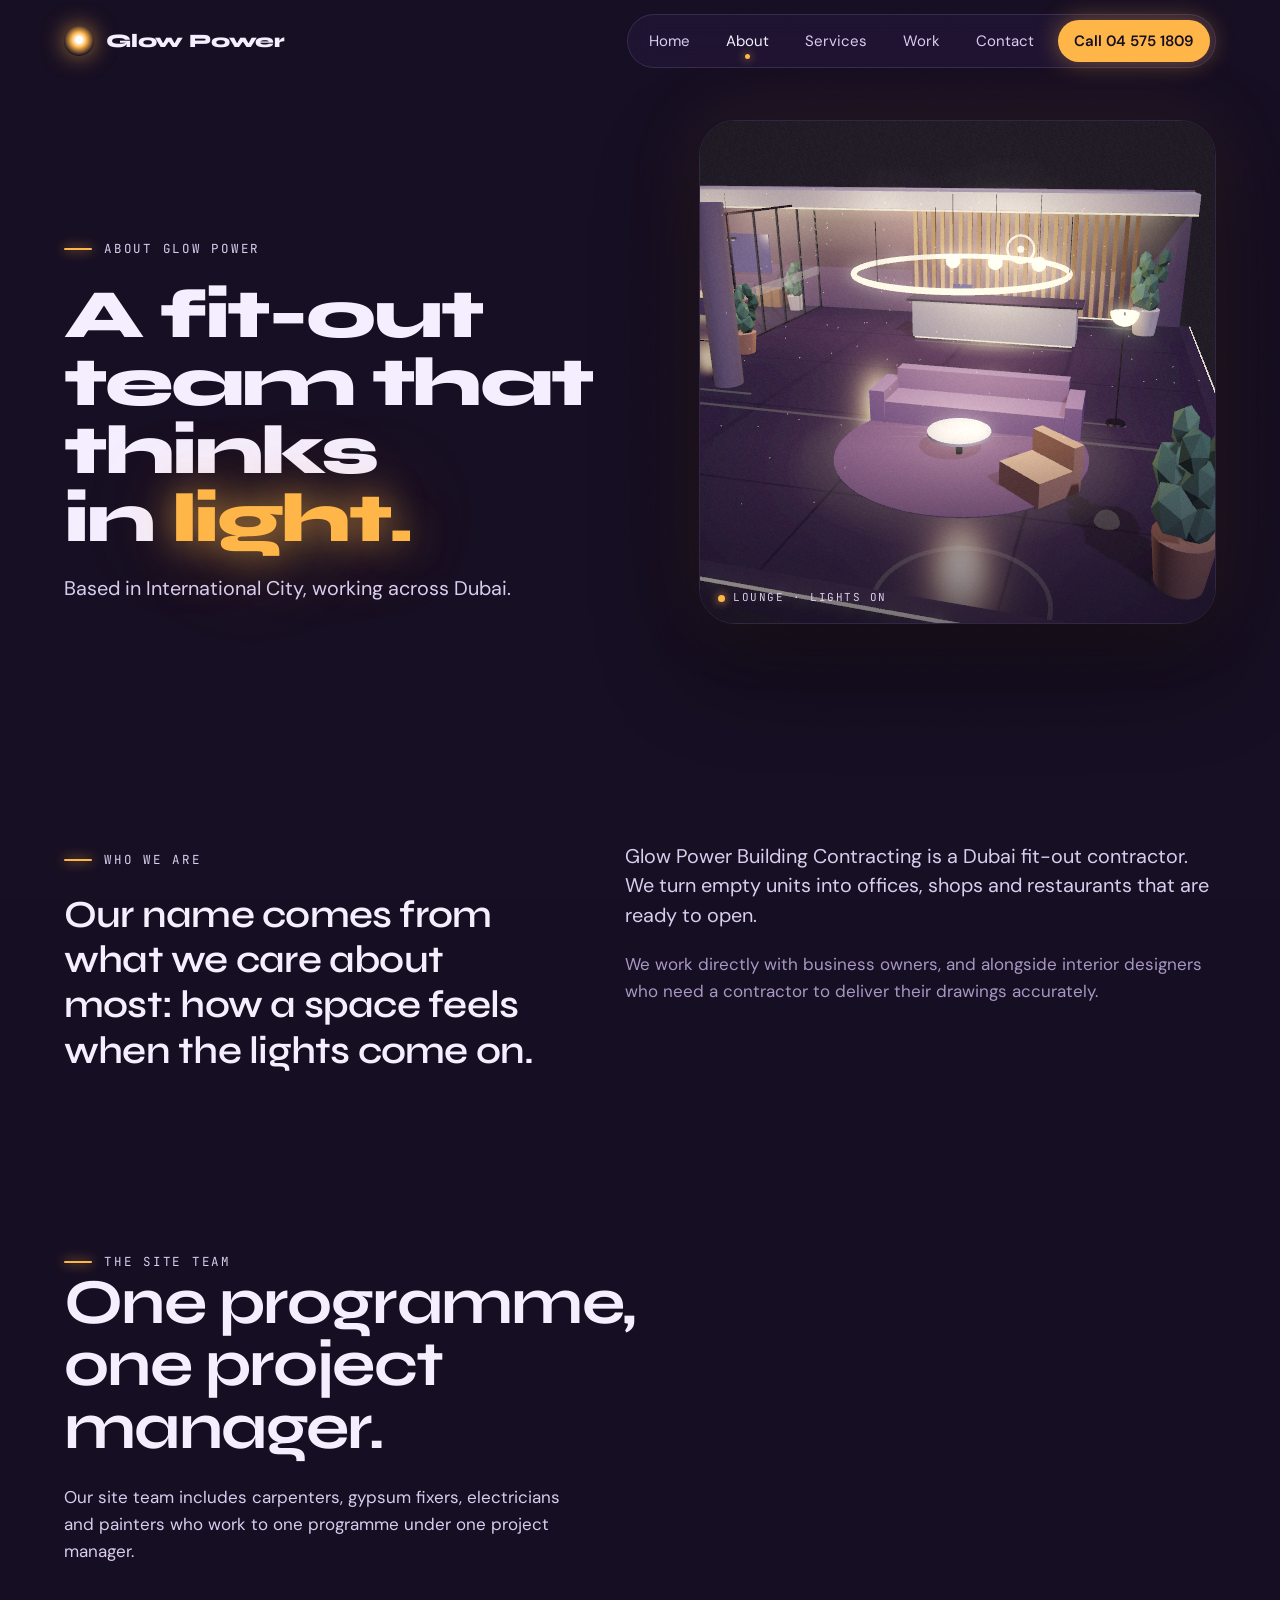
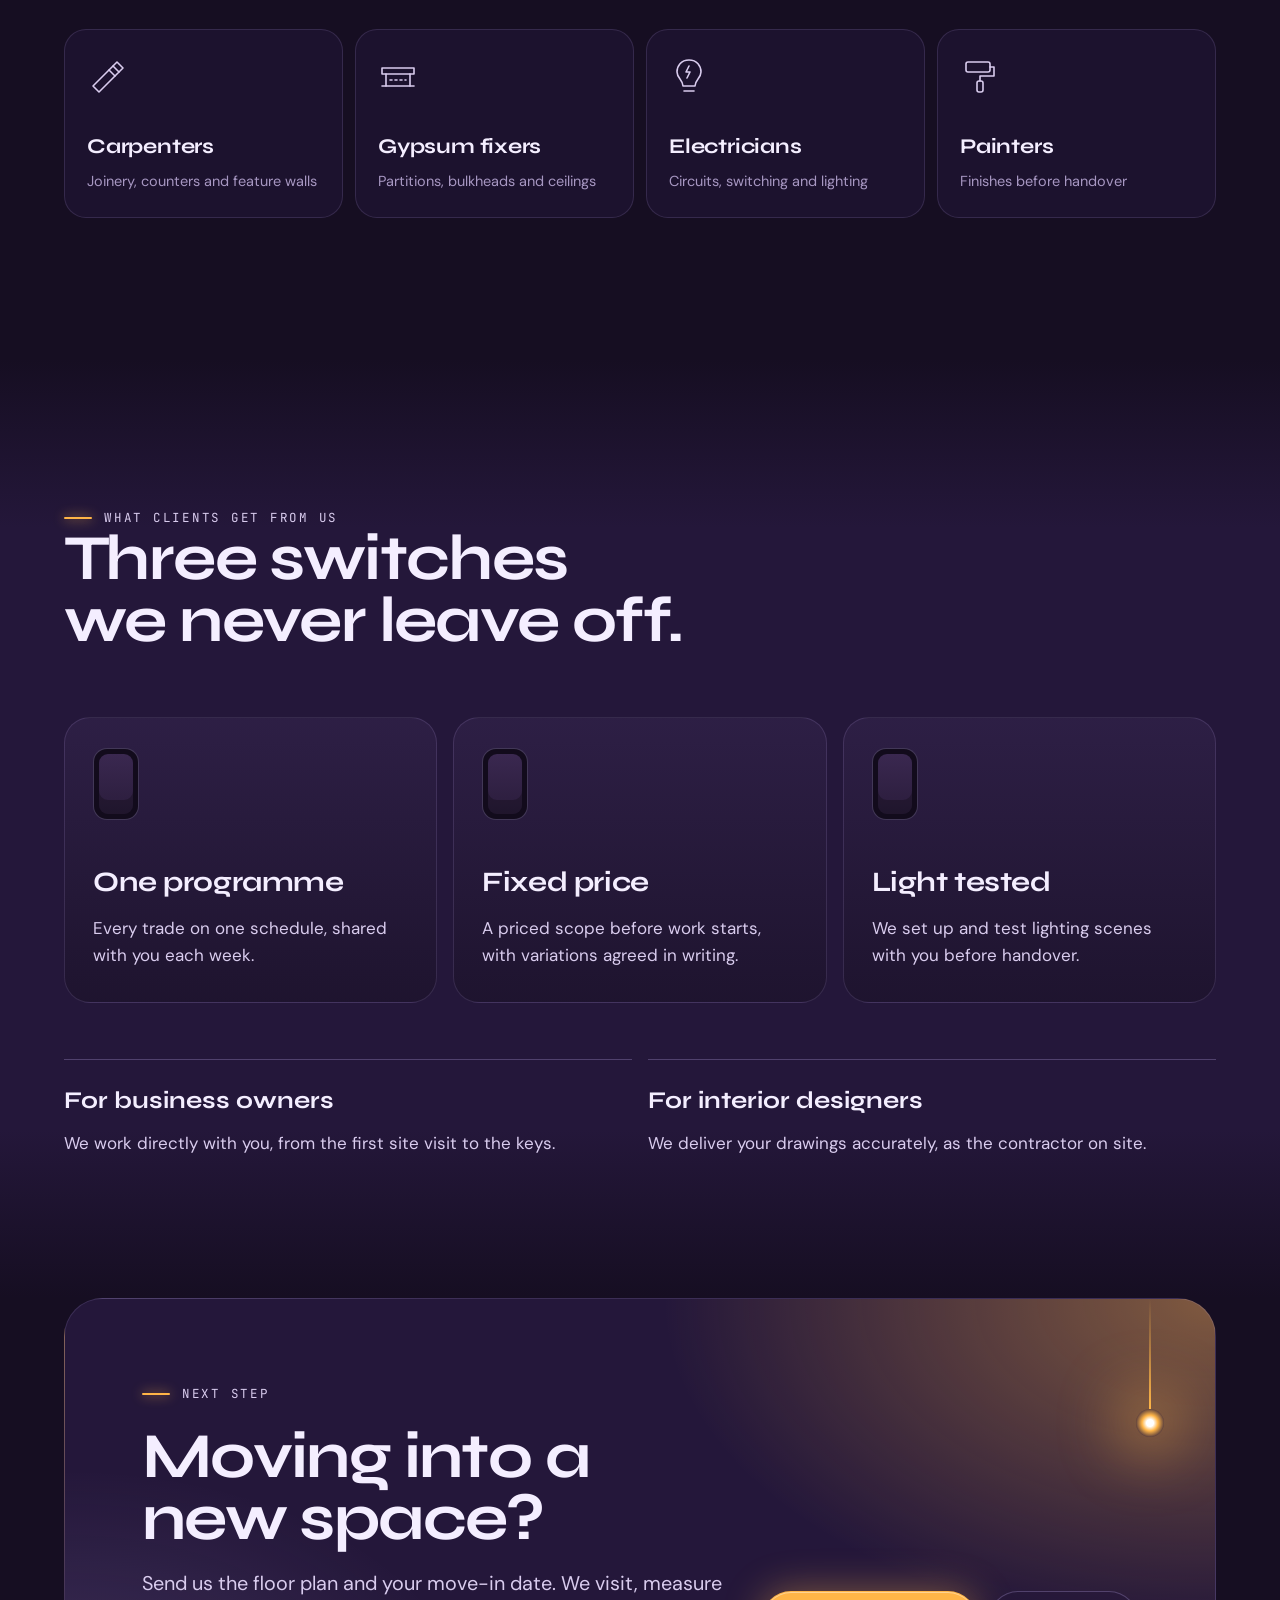
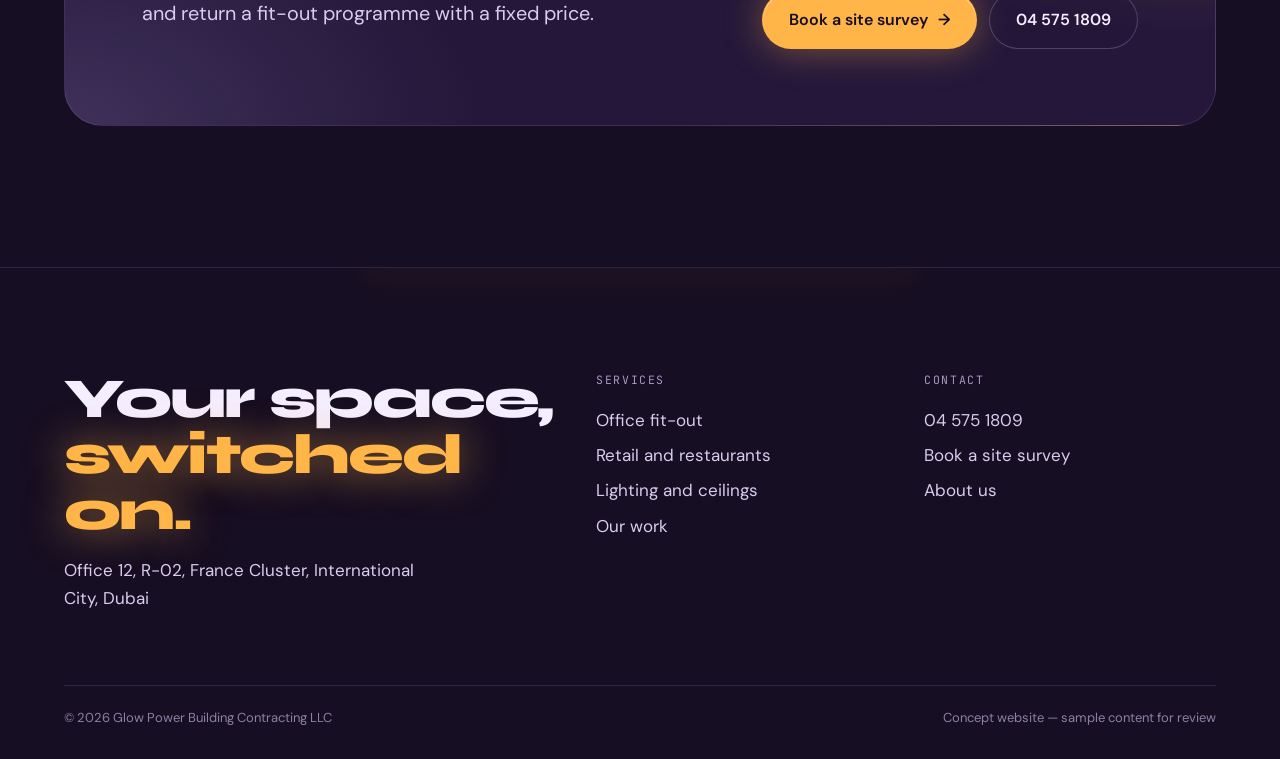
<file: about.html>
<!doctype html>
<html lang="en">
<head>
<meta charset="utf-8">
<meta name="viewport" content="width=device-width, initial-scale=1, viewport-fit=cover">
<title>About | Glow Power Building Contracting</title>
<meta name="description" content="Fit-out contractor based in International City, Dubai.">
<meta name="theme-color" content="#160E22">
<meta property="og:title" content="About | Glow Power Building Contracting">
<meta property="og:description" content="Fit-out contractor based in International City, Dubai.">
<link rel="icon" href="favicon.svg" type="image/svg+xml">
<script>(function(d){d.classList.add('js');try{if(!sessionStorage.getItem('gp-seen')){d.classList.add('first');sessionStorage.setItem('gp-seen','1')}var p=localStorage.getItem('gp-palette');if(p==='amber'||p==='rose'||p==='lilac')d.setAttribute('data-palette',p)}catch(e){}})(document.documentElement)</script>
<link rel="preconnect" href="https://fonts.googleapis.com">
<link rel="preconnect" href="https://fonts.gstatic.com" crossorigin>
<link href="https://fonts.googleapis.com/css2?family=Syne:wght@600;700;800&family=DM+Sans:opsz,wght@9..40,400;9..40,500;9..40,600&family=JetBrains+Mono:wght@400;500;600&display=swap" rel="stylesheet">
<link rel="stylesheet" href="assets/css/style.css">
</head>
<body class="page-about">
<a class="skip" href="#main">Skip to content</a>
<div class="loader" aria-hidden="true"><div class="loader-in"><svg viewBox="0 0 80 120"><circle class="halo" cx="40" cy="46" r="20"/><path class="bulb" d="M29 84 C29 71 12 63 12 42 A28 28 0 0 1 68 42 C68 63 51 71 51 84 Z M30 93 H50 M33 101 H47"/><path class="fil" d="M34 84 V60 L37 51 L40 60 L43 51 L46 60 V84"/></svg><p class="loader-word">Glow Power</p></div></div>
<header class="hdr" data-header><div class="wrap">
  <a class="brand" href="index.html" aria-label="Glow Power Building Contracting home"><i aria-hidden="true"></i><span>Glow Power</span></a>
  <button class="menu-btn" data-menu-toggle aria-expanded="false" aria-controls="nav"><span class="menu-lines" aria-hidden="true"></span>Menu</button>
  <nav class="nav" id="nav" data-menu aria-label="Main"><a href="index.html">Home</a><a href="about.html" aria-current="page">About</a><a href="services.html">Services</a><a href="projects.html">Work</a><a href="contact.html">Contact</a><a class="cta" href="tel:+97145751809">Call 04 575 1809</a></nav>
</div></header>
<main id="main">
<section class="split-head"><div class="wrap">
  <div>
    <p class="kicker">About Glow Power</p>
    <h1>A fit-out team that thinks in <span class="hl">light.</span></h1>
    <p class="lede">Based in International City, working across Dubai.</p>
  </div>
  <div class="frame"><div class="stage"><canvas data-scene="mini" data-view="lounge" role="img" aria-label="A 3D office lounge with a sofa, a light ring overhead and warm lighting"></canvas></div><span class="frame-tag">Lounge · lights on</span></div>
</div></section>

<section class="sec"><div class="wrap cols">
  <div><p class="kicker">Who we are</p><p class="pull" data-reveal>Our name comes from what we care about most: how a space feels when the lights come on.</p></div>
  <div data-reveal>
    <p class="lede">Glow Power Building Contracting is a Dubai fit-out contractor. We turn empty units into offices, shops and restaurants that are ready to open.</p>
    <p class="muted">We work directly with business owners, and alongside interior designers who need a contractor to deliver their drawings accurately.</p>
  </div>
</div></section>

<section class="sec tight"><div class="wrap">
  <div class="sec-head"><div><p class="kicker">The site team</p><h2>One programme, one project manager.</h2></div><p>Our site team includes carpenters, gypsum fixers, electricians and painters who work to one programme under one project manager.</p></div>
  <div class="trades" data-reveal>
    <div class="trade"><svg viewBox="0 0 40 40"><path d="M6 30 L26 10 L32 16 L12 36 Z"/><path d="M22 14 L28 20"/><path d="M26 10 L30 6 L36 12 L32 16"/></svg><b>Carpenters</b><span>Joinery, counters and feature walls</span></div>
    <div class="trade"><svg viewBox="0 0 40 40"><path d="M4 12 H36 V18 H4 Z"/><path d="M8 18 V30 M32 18 V30"/><path d="M12 24 H28" stroke-dasharray="2 3"/><path d="M4 30 H36"/></svg><b>Gypsum fixers</b><span>Partitions, bulkheads and ceilings</span></div>
    <div class="trade"><svg viewBox="0 0 40 40"><path d="M20 4 C12 4 8 10 8 16 C8 22 14 24 14 30 H26 C26 24 32 22 32 16 C32 10 28 4 20 4 Z"/><path d="M15 35 H25"/><path d="M18 22 L21 16 H17 L20 10"/></svg><b>Electricians</b><span>Circuits, switching and lighting</span></div>
    <div class="trade"><svg viewBox="0 0 40 40"><rect x="6" y="6" width="24" height="10" rx="2"/><path d="M30 11 H34 V20 H20 V25"/><rect x="17" y="25" width="6" height="11" rx="2"/></svg><b>Painters</b><span>Finishes before handover</span></div>
  </div>
</div></section>

<section class="sec plum"><div class="wrap">
  <div class="sec-head"><div><p class="kicker">What clients get from us</p><h2>Three switches we never leave off.</h2></div></div>
  <div class="switches" data-reveal>
    <div class="switch-card" tabindex="0"><div class="rocker" aria-hidden="true"><i></i></div><b>One programme</b><p>Every trade on one schedule, shared with you each week.</p></div>
    <div class="switch-card" tabindex="0"><div class="rocker" aria-hidden="true"><i></i></div><b>Fixed price</b><p>A priced scope before work starts, with variations agreed in writing.</p></div>
    <div class="switch-card" tabindex="0"><div class="rocker" aria-hidden="true"><i></i></div><b>Light tested</b><p>We set up and test lighting scenes with you before handover.</p></div>
  </div>
  <div class="duo" data-reveal>
    <div><b>For business owners</b><p>We work directly with you, from the first site visit to the keys.</p></div>
    <div><b>For interior designers</b><p>We deliver your drawings accurately, as the contractor on site.</p></div>
  </div>
</div></section>
<section class="sec tight"><div class="wrap"><div class="band" data-reveal>
  <div><p class="kicker">Next step</p><h2>Moving into a new space?</h2><p class="lede" style="margin-top:18px">Send us the floor plan and your move-in date. We visit, measure and return a fit-out programme with a fixed price.</p></div>
  <div class="btns" style="margin:0"><a class="btn glow edge" href="contact.html">Book a site survey <span class="arr" aria-hidden="true">→</span></a><a class="btn edge" href="tel:+97145751809">04 575 1809</a></div>
</div></div></section>
</main>
<footer class="ftr"><div class="wrap">
  <div><p class="say">Your space, <em>switched on.</em></p><p class="addr">Office 12, R-02, France Cluster, International City, Dubai</p></div>
  <nav aria-label="Footer"><span class="h">Services</span><a href="services.html">Office fit-out</a><a href="services.html#retail">Retail and restaurants</a><a href="services.html#lighting">Lighting and ceilings</a><a href="projects.html">Our work</a></nav>
  <nav aria-label="Contact"><span class="h">Contact</span><a href="tel:+97145751809">04 575 1809</a><a href="contact.html">Book a site survey</a><a href="about.html">About us</a></nav>
  <div class="fine"><span>© <span data-year></span> Glow Power Building Contracting LLC</span><span>Concept website — sample content for review</span></div>
</div></footer>
<script src="assets/js/ui.js"></script>
<script src="assets/js/vendor/three.min.js"></script>
<script src="assets/js/scene.js"></script>
<script src="assets/js/main.js"></script>
</body>
</html>
</file>
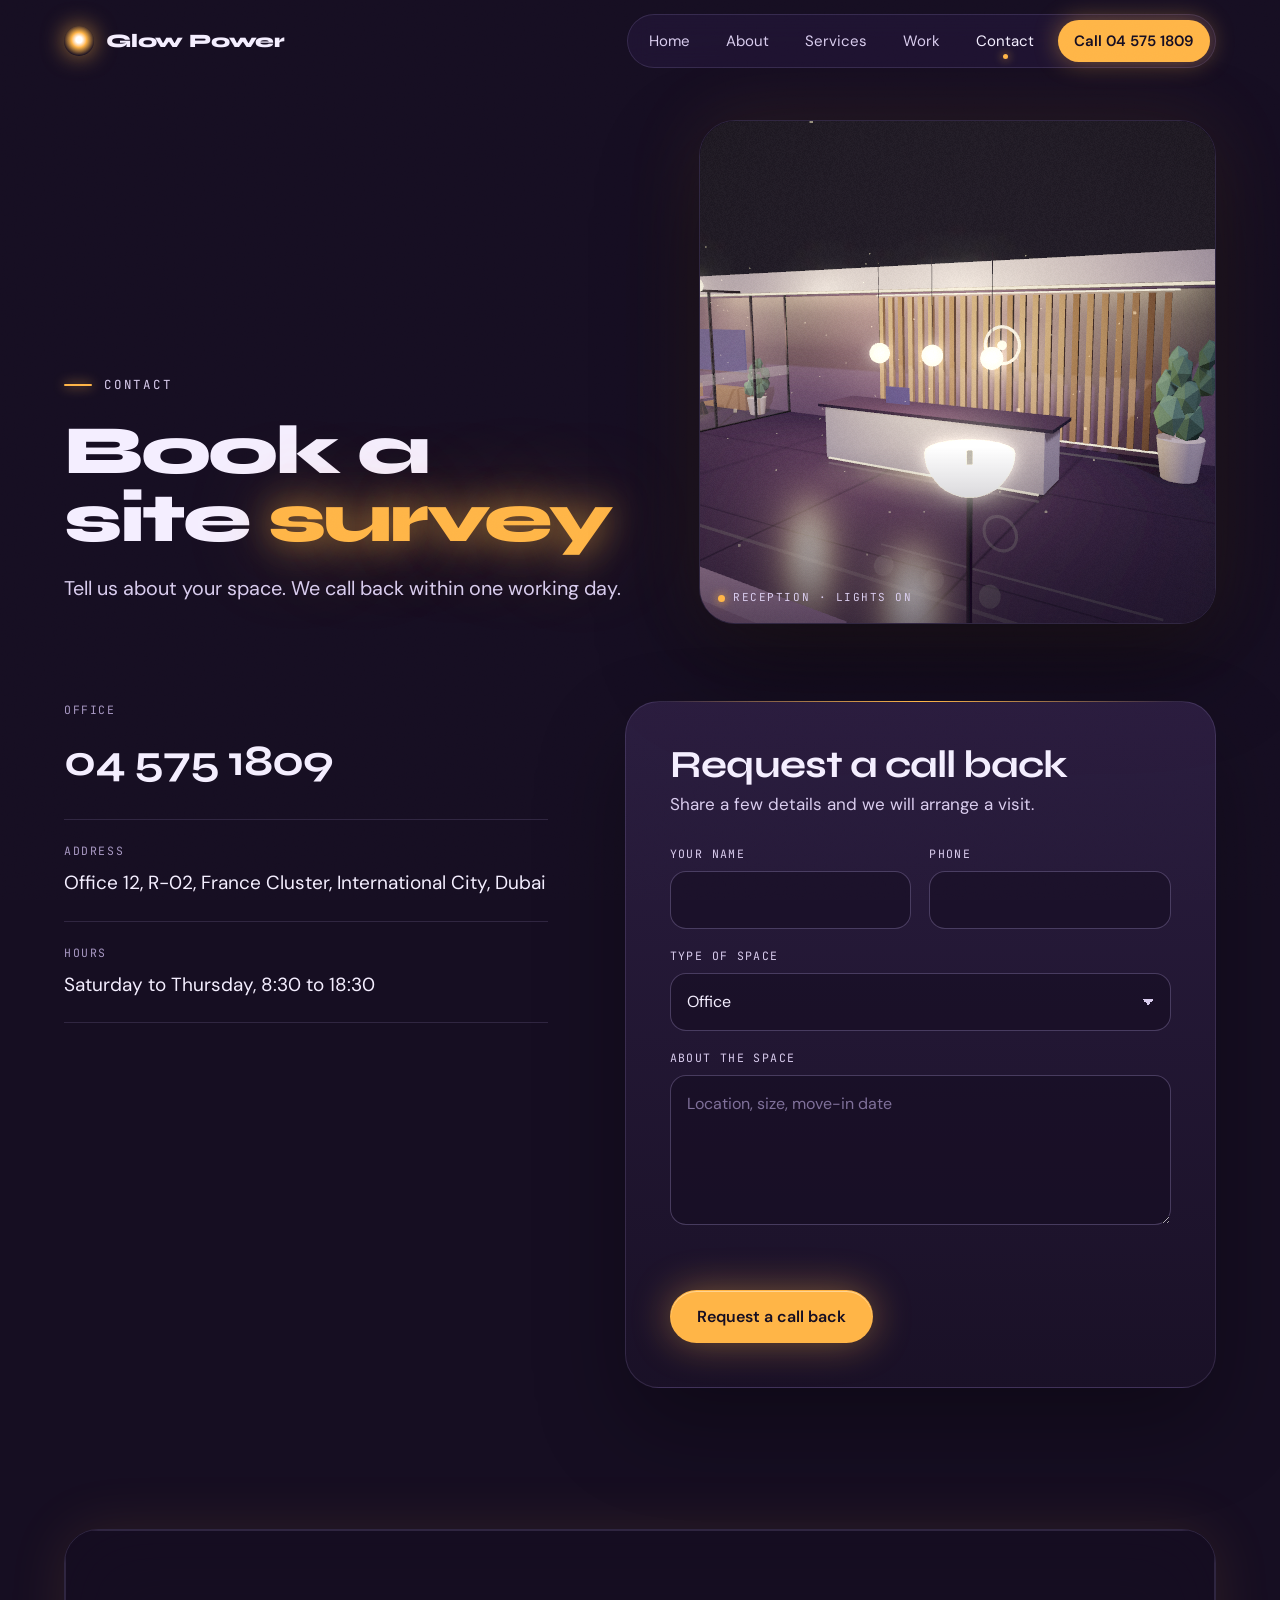
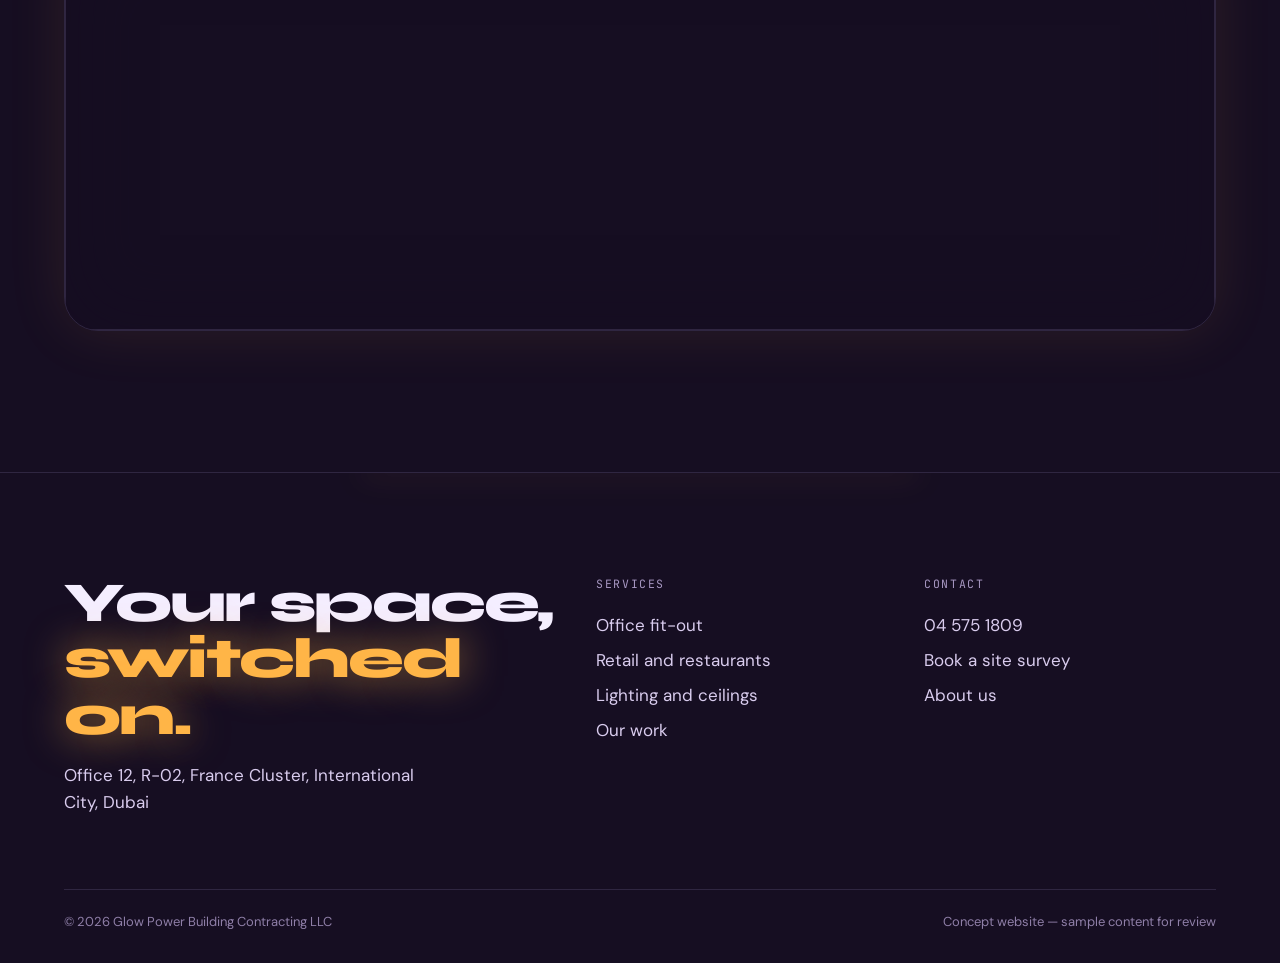
<file: contact.html>
<!doctype html>
<html lang="en">
<head>
<meta charset="utf-8">
<meta name="viewport" content="width=device-width, initial-scale=1, viewport-fit=cover">
<title>Book a site survey | Glow Power Building Contracting</title>
<meta name="description" content="Contact Glow Power Building Contracting.">
<meta name="theme-color" content="#160E22">
<meta property="og:title" content="Book a site survey | Glow Power Building Contracting">
<meta property="og:description" content="Contact Glow Power Building Contracting.">
<link rel="icon" href="favicon.svg" type="image/svg+xml">
<script>(function(d){d.classList.add('js');try{if(!sessionStorage.getItem('gp-seen')){d.classList.add('first');sessionStorage.setItem('gp-seen','1')}var p=localStorage.getItem('gp-palette');if(p==='amber'||p==='rose'||p==='lilac')d.setAttribute('data-palette',p)}catch(e){}})(document.documentElement)</script>
<link rel="preconnect" href="https://fonts.googleapis.com">
<link rel="preconnect" href="https://fonts.gstatic.com" crossorigin>
<link href="https://fonts.googleapis.com/css2?family=Syne:wght@600;700;800&family=DM+Sans:opsz,wght@9..40,400;9..40,500;9..40,600&family=JetBrains+Mono:wght@400;500;600&display=swap" rel="stylesheet">
<link rel="stylesheet" href="assets/css/style.css">
</head>
<body class="page-contact">
<a class="skip" href="#main">Skip to content</a>
<div class="loader" aria-hidden="true"><div class="loader-in"><svg viewBox="0 0 80 120"><circle class="halo" cx="40" cy="46" r="20"/><path class="bulb" d="M29 84 C29 71 12 63 12 42 A28 28 0 0 1 68 42 C68 63 51 71 51 84 Z M30 93 H50 M33 101 H47"/><path class="fil" d="M34 84 V60 L37 51 L40 60 L43 51 L46 60 V84"/></svg><p class="loader-word">Glow Power</p></div></div>
<header class="hdr" data-header><div class="wrap">
  <a class="brand" href="index.html" aria-label="Glow Power Building Contracting home"><i aria-hidden="true"></i><span>Glow Power</span></a>
  <button class="menu-btn" data-menu-toggle aria-expanded="false" aria-controls="nav"><span class="menu-lines" aria-hidden="true"></span>Menu</button>
  <nav class="nav" id="nav" data-menu aria-label="Main"><a href="index.html">Home</a><a href="about.html">About</a><a href="services.html">Services</a><a href="projects.html">Work</a><a href="contact.html" aria-current="page">Contact</a><a class="cta" href="tel:+97145751809">Call 04 575 1809</a></nav>
</div></header>
<main id="main">
<section class="split-head"><div class="wrap">
  <div>
    <p class="kicker">Contact</p>
    <h1>Book a site <span class="hl">survey</span></h1>
    <p class="lede">Tell us about your space. We call back within one working day.</p>
  </div>
  <div class="frame"><div class="stage"><canvas data-scene="mini" data-view="reception" role="img" aria-label="A 3D reception with a slatted timber wall, a glowing ring and pendant globes over the counter"></canvas></div><span class="frame-tag">Reception · lights on</span></div>
</div></section>
<section class="sec tight"><div class="wrap cols">
  <ul class="reach">
    <li><span>Office</span><a href="tel:+97145751809">04 575 1809</a></li>
    <li><span>Address</span><p>Office 12, R-02, France Cluster, International City, Dubai</p></li>
    <li><span>Hours</span><p>Saturday to Thursday, 8:30 to 18:30</p></li>
  </ul>
  <div class="form-card">
    <h2>Request a call back</h2>
    <p>Share a few details and we will arrange a visit.</p>
    <form class="form" data-contact-form novalidate>
      <div class="two">
        <div class="field"><label for="name">Your name</label><input id="name" name="name" autocomplete="name" required></div>
        <div class="field"><label for="phone">Phone</label><input id="phone" name="phone" type="tel" autocomplete="tel" required></div>
      </div>
      <div class="field"><label for="project">Type of space</label><select id="project" name="project"><option>Office</option><option>Shop</option><option>Restaurant or café</option><option>Ceilings and lighting only</option></select></div>
      <div class="field"><label for="message">About the space</label><textarea id="message" name="message" required placeholder="Location, size, move-in date"></textarea></div>
      <p class="form-status" data-form-status role="status" aria-live="polite"></p>
      <div><button class="btn glow edge" type="submit">Request a call back</button></div>
    </form>
  </div>
</div></section>
<section class="sec tight"><div class="wrap"><div class="map-wrap"><iframe class="map" title="Map of International City, Dubai" loading="lazy" referrerpolicy="no-referrer-when-downgrade" src="https://www.google.com/maps?q=France+Cluster+International+City+Dubai&output=embed"></iframe></div></div></section>
</main>
<footer class="ftr"><div class="wrap">
  <div><p class="say">Your space, <em>switched on.</em></p><p class="addr">Office 12, R-02, France Cluster, International City, Dubai</p></div>
  <nav aria-label="Footer"><span class="h">Services</span><a href="services.html">Office fit-out</a><a href="services.html#retail">Retail and restaurants</a><a href="services.html#lighting">Lighting and ceilings</a><a href="projects.html">Our work</a></nav>
  <nav aria-label="Contact"><span class="h">Contact</span><a href="tel:+97145751809">04 575 1809</a><a href="contact.html">Book a site survey</a><a href="about.html">About us</a></nav>
  <div class="fine"><span>© <span data-year></span> Glow Power Building Contracting LLC</span><span>Concept website — sample content for review</span></div>
</div></footer>
<script src="assets/js/ui.js"></script>
<script src="assets/js/vendor/three.min.js"></script>
<script src="assets/js/scene.js"></script>
<script src="assets/js/main.js"></script>
</body>
</html>
</file>
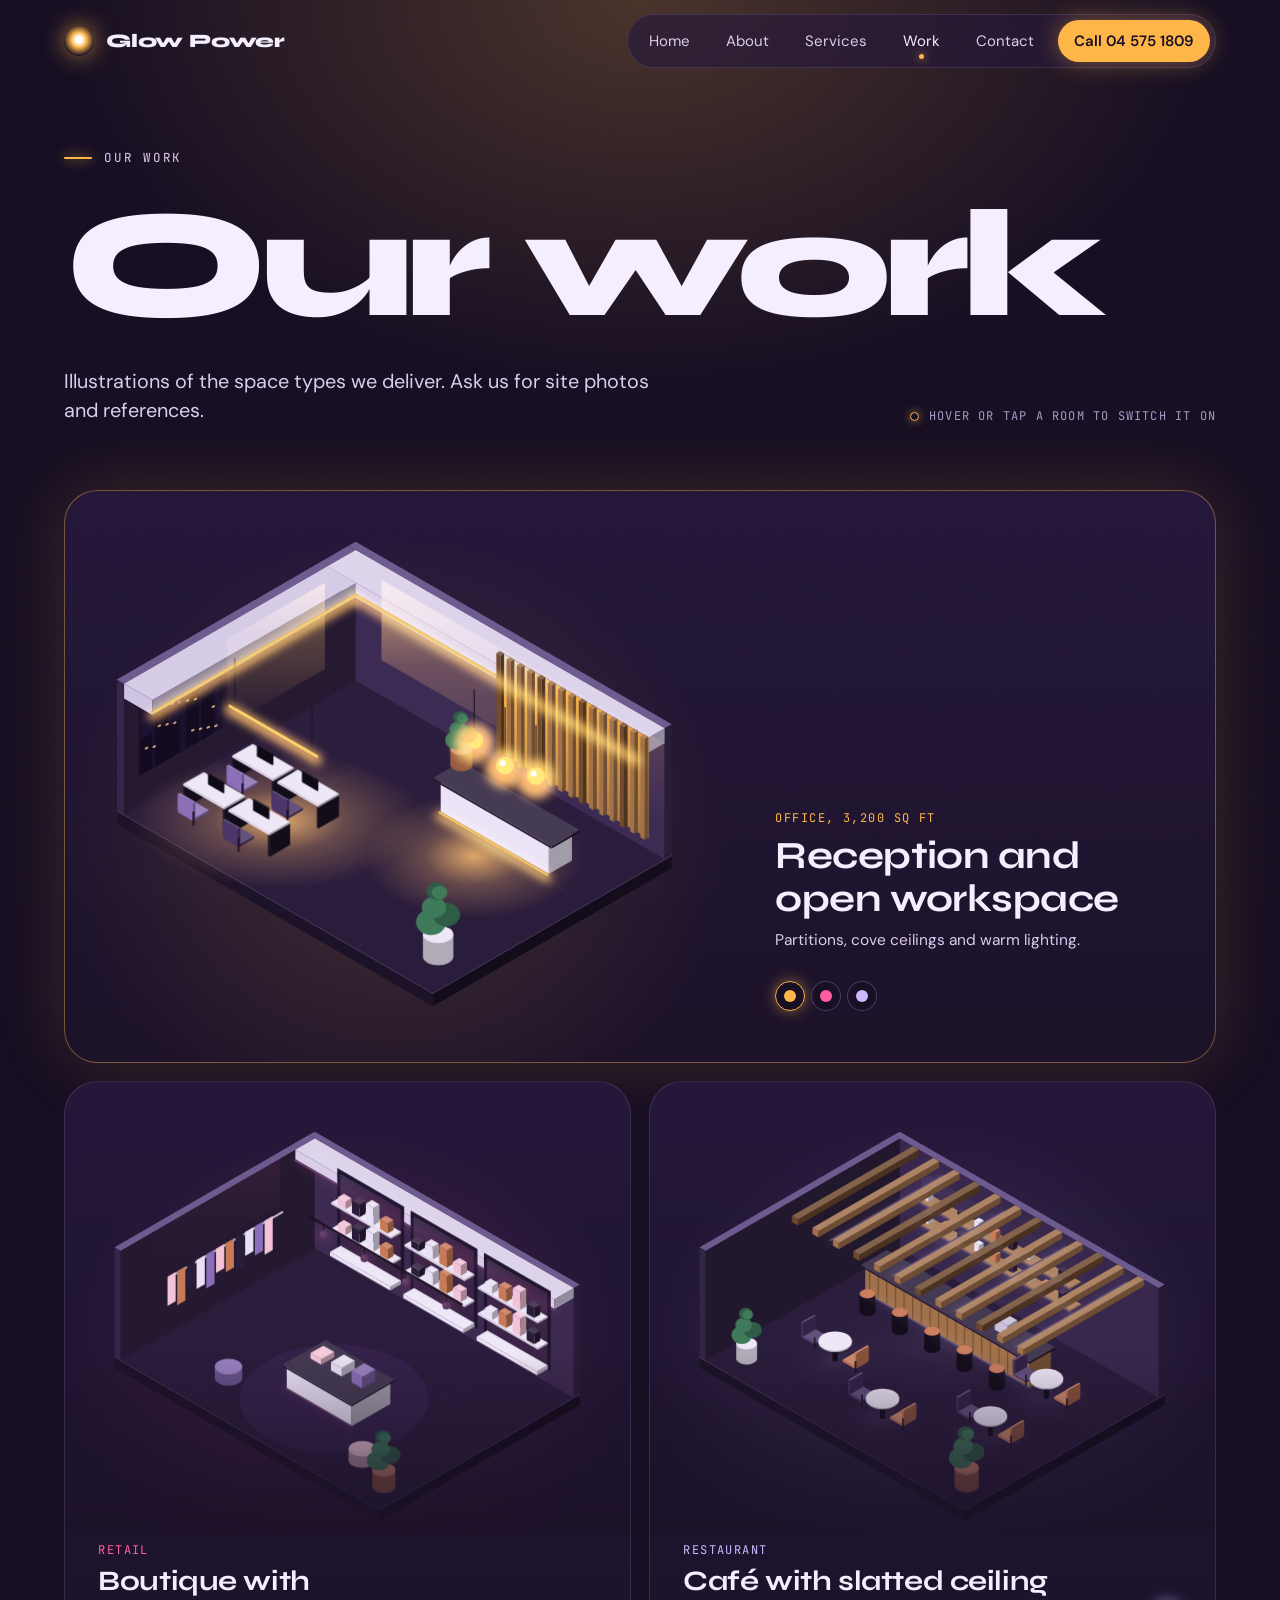
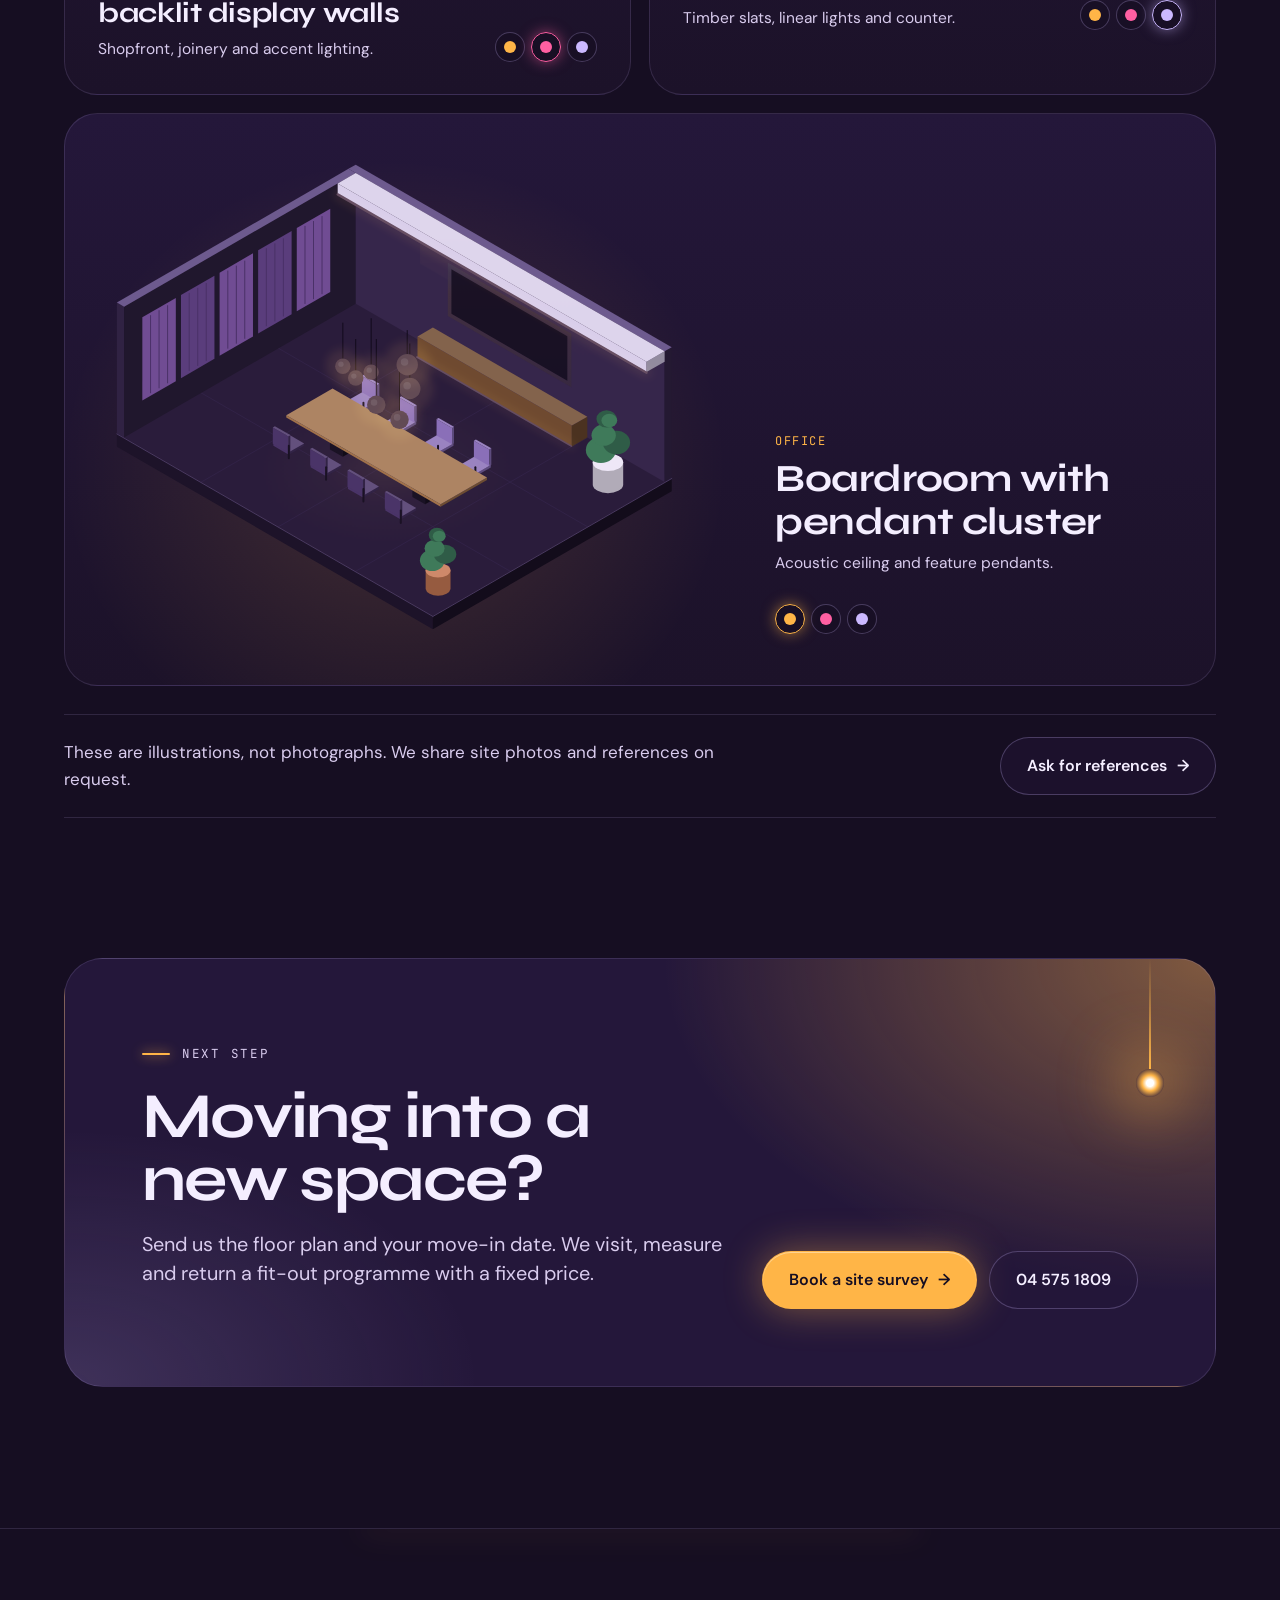
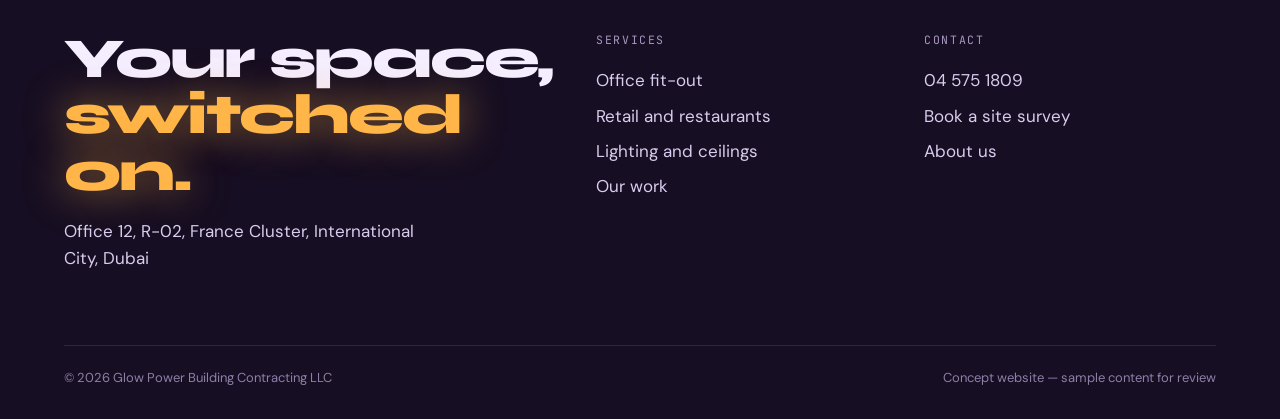
<file: projects.html>
<!doctype html>
<html lang="en">
<head>
<meta charset="utf-8">
<meta name="viewport" content="width=device-width, initial-scale=1, viewport-fit=cover">
<title>Our work | Glow Power Building Contracting</title>
<meta name="description" content="Fit-out project types we deliver.">
<meta name="theme-color" content="#160E22">
<meta property="og:title" content="Our work | Glow Power Building Contracting">
<meta property="og:description" content="Fit-out project types we deliver.">
<link rel="icon" href="favicon.svg" type="image/svg+xml">
<script>(function(d){d.classList.add('js');try{if(!sessionStorage.getItem('gp-seen')){d.classList.add('first');sessionStorage.setItem('gp-seen','1')}var p=localStorage.getItem('gp-palette');if(p==='amber'||p==='rose'||p==='lilac')d.setAttribute('data-palette',p)}catch(e){}})(document.documentElement)</script>
<link rel="preconnect" href="https://fonts.googleapis.com">
<link rel="preconnect" href="https://fonts.gstatic.com" crossorigin>
<link href="https://fonts.googleapis.com/css2?family=Syne:wght@600;700;800&family=DM+Sans:opsz,wght@9..40,400;9..40,500;9..40,600&family=JetBrains+Mono:wght@400;500;600&display=swap" rel="stylesheet">
<link rel="stylesheet" href="assets/css/style.css">
</head>
<body class="page-projects">
<a class="skip" href="#main">Skip to content</a>
<div class="loader" aria-hidden="true"><div class="loader-in"><svg viewBox="0 0 80 120"><circle class="halo" cx="40" cy="46" r="20"/><path class="bulb" d="M29 84 C29 71 12 63 12 42 A28 28 0 0 1 68 42 C68 63 51 71 51 84 Z M30 93 H50 M33 101 H47"/><path class="fil" d="M34 84 V60 L37 51 L40 60 L43 51 L46 60 V84"/></svg><p class="loader-word">Glow Power</p></div></div>
<header class="hdr" data-header><div class="wrap">
  <a class="brand" href="index.html" aria-label="Glow Power Building Contracting home"><i aria-hidden="true"></i><span>Glow Power</span></a>
  <button class="menu-btn" data-menu-toggle aria-expanded="false" aria-controls="nav"><span class="menu-lines" aria-hidden="true"></span>Menu</button>
  <nav class="nav" id="nav" data-menu aria-label="Main"><a href="index.html">Home</a><a href="about.html">About</a><a href="services.html">Services</a><a href="projects.html" aria-current="page">Work</a><a href="contact.html">Contact</a><a class="cta" href="tel:+97145751809">Call 04 575 1809</a></nav>
</div></header>
<main id="main">
<section class="type-head"><div class="wrap">
  <p class="kicker">Our work</p>
  <h1>Our work</h1>
  <div class="row"><p class="lede">Illustrations of the space types we deliver. Ask us for site photos and references.</p><span class="hint">Hover or tap a room to switch it on</span></div>
</div></section>
<section class="sec tight"><div class="wrap">
  <div class="gallery">
    <article class="proj wide is-lit" data-room style="--c:#FFB547">
      <div class="art"><!--ISO:office:p1--><svg class="iso" viewBox="0 0 588 499" role="img" aria-label="Isometric illustration of an office with a slatted timber wall, reception counter, pendant globes and desks" focusable="false"><defs><radialGradient id="p1-pool"><stop offset="0" class="c-stop" stop-opacity=".85"/><stop offset=".45" class="c-stop" stop-opacity=".28"/><stop offset="1" class="c-stop" stop-opacity="0"/></radialGradient><linearGradient id="p1-wash" x1="0" y1="0" x2="0" y2="1"><stop offset="0" class="c-stop" stop-opacity=".75"/><stop offset=".35" class="c-stop" stop-opacity=".25"/><stop offset="1" class="c-stop" stop-opacity="0"/></linearGradient><linearGradient id="p1-panel" x1="0" y1="0" x2="0" y2="1"><stop offset="0" stop-color="#fff" stop-opacity=".9"/><stop offset=".25" class="c-stop"/><stop offset="1" class="c-stop" stop-opacity=".55"/></linearGradient><filter id="p1-b" x="-50%" y="-50%" width="200%" height="200%"><feGaussianBlur stdDeviation="5"/></filter></defs><g class="iso-shell"><g><polygon points="14.0,297.5 333.0,481.7 333.0,468.2 14.0,284.0" fill="#1d1329"/><polygon points="574.1,342.5 333.0,481.7 333.0,468.2 574.1,329.0" fill="#130c1b"/><polygon points="255.1,144.8 574.1,329.0 333.0,468.2 14.0,284.0" fill="#2a1c3b"/></g><line x1="333.0" y1="198.2" x2="99.2" y2="333.2" stroke="#33244a" stroke-width="0.8" stroke-linecap="round"/><line x1="411.0" y1="243.2" x2="177.2" y2="378.2" stroke="#33244a" stroke-width="0.8" stroke-linecap="round"/><line x1="488.9" y1="288.2" x2="255.1" y2="423.2" stroke="#33244a" stroke-width="0.8" stroke-linecap="round"/><line x1="177.2" y1="198.2" x2="488.9" y2="378.2" stroke="#33244a" stroke-width="0.8" stroke-linecap="round"/><line x1="99.2" y1="243.2" x2="411.0" y2="423.2" stroke="#33244a" stroke-width="0.8" stroke-linecap="round"/><g><polygon points="247.8,149.0 566.9,333.2 566.9,201.2 247.8,17.0" fill="#3b2a52"/><polygon points="574.1,329.0 566.9,333.2 566.9,201.2 574.1,197.0" fill="#281c37"/><polygon points="255.1,12.8 574.1,197.0 566.9,201.2 247.8,17.0" fill="#6d5a8e"/></g><g><polygon points="14.0,284.0 21.3,288.2 21.3,156.2 14.0,152.0" fill="#352549"/><polygon points="255.1,153.2 21.3,288.2 21.3,156.2 255.1,21.2" fill="#241931"/><polygon points="247.8,17.0 255.1,21.2 21.3,156.2 14.0,152.0" fill="#6d5a8e"/></g><line x1="574.1" y1="329.6" x2="333.0" y2="468.8" stroke="#4a3a63" stroke-width="1.0" stroke-linecap="round"/><line x1="14.0" y1="284.6" x2="333.0" y2="468.8" stroke="#4a3a63" stroke-width="1.0" stroke-linecap="round"/><polygon points="120.0,129.2 36.9,177.2 36.9,249.2 120.0,201.2" fill="#1a1030"/><polygon points="112.2,163.7 99.2,171.2 99.2,213.2 112.2,205.7" fill="#130a20"/><polygon points="96.6,157.7 83.6,165.2 83.6,222.2 96.6,214.7" fill="#130a20"/><polygon points="78.4,192.2 65.4,199.7 65.4,232.7 78.4,225.2" fill="#130a20"/><polygon points="65.4,181.7 52.5,189.2 52.5,240.2 65.4,232.7" fill="#130a20"/><polygon points="49.9,205.7 36.9,213.2 36.9,249.2 49.9,241.7" fill="#130a20"/><line x1="114.8" y1="198.2" x2="113.2" y2="199.1" stroke="#ffcf8a" stroke-width="2.0" stroke-linecap="round" opacity=".75"/><line x1="94.0" y1="171.2" x2="92.5" y2="172.1" stroke="#ffcf8a" stroke-width="2.0" stroke-linecap="round" opacity=".75"/><line x1="73.2" y1="195.2" x2="71.7" y2="196.1" stroke="#ffcf8a" stroke-width="2.0" stroke-linecap="round" opacity=".75"/><line x1="52.5" y1="219.2" x2="50.9" y2="220.1" stroke="#ffcf8a" stroke-width="2.0" stroke-linecap="round" opacity=".75"/><line x1="107.0" y1="199.7" x2="105.5" y2="200.6" stroke="#ffcf8a" stroke-width="2.0" stroke-linecap="round" opacity=".75"/><line x1="86.2" y1="172.7" x2="84.7" y2="173.6" stroke="#ffcf8a" stroke-width="2.0" stroke-linecap="round" opacity=".75"/><line x1="65.4" y1="196.7" x2="63.9" y2="197.6" stroke="#ffcf8a" stroke-width="2.0" stroke-linecap="round" opacity=".75"/><line x1="44.7" y1="220.7" x2="43.1" y2="221.6" stroke="#ffcf8a" stroke-width="2.0" stroke-linecap="round" opacity=".75"/><line x1="99.2" y1="201.2" x2="97.7" y2="202.1" stroke="#ffcf8a" stroke-width="2.0" stroke-linecap="round" opacity=".75"/><line x1="78.4" y1="174.2" x2="76.9" y2="175.1" stroke="#ffcf8a" stroke-width="2.0" stroke-linecap="round" opacity=".75"/><line x1="57.6" y1="198.2" x2="56.1" y2="199.1" stroke="#ffcf8a" stroke-width="2.0" stroke-linecap="round" opacity=".75"/><line x1="112.2" y1="178.7" x2="110.6" y2="179.6" stroke="#ffcf8a" stroke-width="2.0" stroke-linecap="round" opacity=".75"/><line x1="91.4" y1="202.7" x2="89.9" y2="203.6" stroke="#ffcf8a" stroke-width="2.0" stroke-linecap="round" opacity=".75"/><line x1="70.6" y1="175.7" x2="69.1" y2="176.6" stroke="#ffcf8a" stroke-width="2.0" stroke-linecap="round" opacity=".75"/><line x1="120.0" y1="201.2" x2="120.0" y2="129.2" stroke="#1a1224" stroke-width="2.0" stroke-linecap="round"/><line x1="78.4" y1="225.2" x2="78.4" y2="153.2" stroke="#1a1224" stroke-width="2.0" stroke-linecap="round"/><line x1="36.9" y1="249.2" x2="36.9" y2="177.2" stroke="#1a1224" stroke-width="2.0" stroke-linecap="round"/><g><polygon points="226.5,52.7 538.3,232.7 538.3,217.7 226.5,37.7" fill="#d8cdea"/><polygon points="566.9,216.2 538.3,232.7 538.3,217.7 566.9,201.2" fill="#928b9f"/><polygon points="255.1,21.2 566.9,201.2 538.3,217.7 226.5,37.7" fill="#ddd4ec"/></g><g><polygon points="21.3,171.2 49.9,187.7 49.9,172.7 21.3,156.2" fill="#cfc3e3"/><polygon points="255.1,69.2 49.9,187.7 49.9,172.7 255.1,54.2" fill="#8c849a"/><polygon points="226.5,37.7 255.1,54.2 49.9,172.7 21.3,156.2" fill="#d5cbe6"/></g></g><g class="iso-wash"><polygon class="on" style="--d:0.00s" points="281.1,51.2 566.9,216.2 566.9,297.2 281.1,132.2" fill="url(#p1-wash)"/><polygon class="on" style="--d:0.05s" points="223.9,54.2 125.2,111.2 125.2,198.2 223.9,141.2" fill="url(#p1-wash)"/></g><g class="iso-pools"><ellipse class="on" style="--d:0.35s" cx="374.6" cy="330.2" rx="110.2" ry="63.6" fill="url(#p1-pool)" opacity="1.00"/><ellipse class="on" style="--d:0.60s" cx="177.2" cy="294.2" rx="147.0" ry="67.9" fill="url(#p1-pool)" opacity="0.90"/></g><g class="iso-items"><line x1="255.1" y1="69.8" x2="538.3" y2="233.3" stroke="#4a3a63" stroke-width="2.4" stroke-linecap="round"/><line x1="255.1" y1="69.8" x2="538.3" y2="233.3" stroke="var(--c)" stroke-width="2.4" stroke-linecap="round" class="on lamp" style="--d:0.00s"/><line x1="255.1" y1="69.8" x2="49.9" y2="188.3" stroke="#4a3a63" stroke-width="2.4" stroke-linecap="round"/><line x1="255.1" y1="69.8" x2="49.9" y2="188.3" stroke="var(--c)" stroke-width="2.4" stroke-linecap="round" class="on lamp" style="--d:0.05s"/><polygon points="400.1,126.5 550.8,213.5 550.8,315.5 400.1,228.5" fill="#2c2040"/><polygon points="400.1,126.5 550.8,213.5 550.8,315.5 400.1,228.5" fill="url(#p1-panel)" class="on lamp" style="--d:0.25s"/><g><polygon points="397.0,230.3 401.1,232.7 401.1,130.7 397.0,128.3" fill="#6f4a30"/><polygon points="404.8,230.6 401.1,232.7 401.1,130.7 404.8,128.6" fill="#4b3220"/><polygon points="400.6,126.2 404.8,128.6 401.1,130.7 397.0,128.3" fill="#83634c"/></g><g><polygon points="407.3,236.3 411.5,238.7 411.5,136.7 407.3,134.3" fill="#a0714a"/><polygon points="415.1,236.6 411.5,238.7 411.5,136.7 415.1,134.6" fill="#6c4c32"/><polygon points="411.0,132.2 415.1,134.6 411.5,136.7 407.3,134.3" fill="#ad8463"/></g><g><polygon points="417.7,242.3 421.9,244.7 421.9,142.7 417.7,140.3" fill="#a0714a"/><polygon points="425.5,242.6 421.9,244.7 421.9,142.7 425.5,140.6" fill="#6c4c32"/><polygon points="421.4,138.2 425.5,140.6 421.9,142.7 417.7,140.3" fill="#ad8463"/></g><g><polygon points="428.1,248.3 432.3,250.7 432.3,148.7 428.1,146.3" fill="#a0714a"/><polygon points="435.9,248.6 432.3,250.7 432.3,148.7 435.9,146.6" fill="#6c4c32"/><polygon points="431.8,144.2 435.9,146.6 432.3,148.7 428.1,146.3" fill="#ad8463"/></g><g><polygon points="438.5,254.3 442.7,256.7 442.7,154.7 438.5,152.3" fill="#6f4a30"/><polygon points="446.3,254.6 442.7,256.7 442.7,154.7 446.3,152.6" fill="#4b3220"/><polygon points="442.2,150.2 446.3,152.6 442.7,154.7 438.5,152.3" fill="#83634c"/></g><g><polygon points="448.9,260.3 453.1,262.7 453.1,160.7 448.9,158.3" fill="#a0714a"/><polygon points="456.7,260.6 453.1,262.7 453.1,160.7 456.7,158.6" fill="#6c4c32"/><polygon points="452.6,156.2 456.7,158.6 453.1,160.7 448.9,158.3" fill="#ad8463"/></g><g><polygon points="459.3,266.3 463.5,268.7 463.5,166.7 459.3,164.3" fill="#a0714a"/><polygon points="467.1,266.6 463.5,268.7 463.5,166.7 467.1,164.6" fill="#6c4c32"/><polygon points="462.9,162.2 467.1,164.6 463.5,166.7 459.3,164.3" fill="#ad8463"/></g><g><polygon points="469.7,272.3 473.9,274.7 473.9,172.7 469.7,170.3" fill="#a0714a"/><polygon points="477.5,272.6 473.9,274.7 473.9,172.7 477.5,170.6" fill="#6c4c32"/><polygon points="473.3,168.2 477.5,170.6 473.9,172.7 469.7,170.3" fill="#ad8463"/></g><g><polygon points="480.1,278.3 484.3,280.7 484.3,178.7 480.1,176.3" fill="#6f4a30"/><polygon points="487.9,278.6 484.3,280.7 484.3,178.7 487.9,176.6" fill="#4b3220"/><polygon points="483.7,174.2 487.9,176.6 484.3,178.7 480.1,176.3" fill="#83634c"/></g><g><polygon points="490.5,284.3 494.6,286.7 494.6,184.7 490.5,182.3" fill="#a0714a"/><polygon points="498.3,284.6 494.6,286.7 494.6,184.7 498.3,182.6" fill="#6c4c32"/><polygon points="494.1,180.2 498.3,182.6 494.6,184.7 490.5,182.3" fill="#ad8463"/></g><g><polygon points="500.9,290.3 505.0,292.7 505.0,190.7 500.9,188.3" fill="#a0714a"/><polygon points="508.7,290.6 505.0,292.7 505.0,190.7 508.7,188.6" fill="#6c4c32"/><polygon points="504.5,186.2 508.7,188.6 505.0,190.7 500.9,188.3" fill="#ad8463"/></g><g><polygon points="511.3,296.3 515.4,298.7 515.4,196.7 511.3,194.3" fill="#a0714a"/><polygon points="519.1,296.6 515.4,298.7 515.4,196.7 519.1,194.6" fill="#6c4c32"/><polygon points="514.9,192.2 519.1,194.6 515.4,196.7 511.3,194.3" fill="#ad8463"/></g><g><polygon points="521.7,302.3 525.8,304.7 525.8,202.7 521.7,200.3" fill="#6f4a30"/><polygon points="529.5,302.6 525.8,304.7 525.8,202.7 529.5,200.6" fill="#4b3220"/><polygon points="525.3,198.2 529.5,200.6 525.8,202.7 521.7,200.3" fill="#83634c"/></g><g><polygon points="532.1,308.3 536.2,310.7 536.2,208.7 532.1,206.3" fill="#a0714a"/><polygon points="539.9,308.6 536.2,310.7 536.2,208.7 539.9,206.6" fill="#6c4c32"/><polygon points="535.7,204.2 539.9,206.6 536.2,208.7 532.1,206.3" fill="#ad8463"/></g><g><polygon points="542.4,314.3 546.6,316.7 546.6,214.7 542.4,212.3" fill="#a0714a"/><polygon points="550.2,314.6 546.6,316.7 546.6,214.7 550.2,212.6" fill="#6c4c32"/><polygon points="546.1,210.2 550.2,212.6 546.6,214.7 542.4,212.3" fill="#ad8463"/></g><g><polygon points="340.8,288.2 450.0,351.2 450.0,321.2 340.8,258.2" fill="#ece4f6"/><polygon points="473.3,337.7 450.0,351.2 450.0,321.2 473.3,307.7" fill="#a09ba7"/><polygon points="364.2,244.7 473.3,307.7 450.0,321.2 340.8,258.2" fill="#eee7f7"/></g><g><polygon points="333.0,256.7 452.6,325.7 452.6,323.3 333.0,254.3" fill="#271a38"/><polygon points="481.1,309.2 452.6,325.7 452.6,323.3 481.1,306.8" fill="#1a1126"/><polygon points="361.6,237.8 481.1,306.8 452.6,323.3 333.0,254.3" fill="#453a53"/></g><line x1="339.5" y1="289.2" x2="448.7" y2="352.3" stroke="#4a3a63" stroke-width="2.0" stroke-linecap="round"/><line x1="339.5" y1="289.2" x2="448.7" y2="352.3" stroke="var(--c)" stroke-width="2.0" stroke-linecap="round" class="on lamp" style="--d:0.50s"/><line x1="374.6" y1="209.0" x2="374.6" y2="165.2" stroke="#120b1c" stroke-width="1.0" stroke-linecap="round"/><circle cx="374.6" cy="216.2" r="9.0" fill="#3d2f52"/><circle class="on lamp" style="--d:0.35s" cx="374.6" cy="216.2" r="9.0" fill="var(--c)"/><circle class="on" style="--d:0.35s" cx="372.4" cy="213.9" r="3.1" fill="#fff" opacity=".7"/><line x1="405.8" y1="234.5" x2="405.8" y2="183.2" stroke="#120b1c" stroke-width="1.0" stroke-linecap="round"/><circle cx="405.8" cy="241.7" r="9.0" fill="#3d2f52"/><circle class="on lamp" style="--d:0.43s" cx="405.8" cy="241.7" r="9.0" fill="var(--c)"/><circle class="on" style="--d:0.43s" cx="403.5" cy="239.4" r="3.1" fill="#fff" opacity=".7"/><line x1="437.0" y1="245.0" x2="437.0" y2="201.2" stroke="#120b1c" stroke-width="1.0" stroke-linecap="round"/><circle cx="437.0" cy="252.2" r="9.0" fill="#3d2f52"/><circle class="on lamp" style="--d:0.51s" cx="437.0" cy="252.2" r="9.0" fill="var(--c)"/><circle class="on" style="--d:0.51s" cx="434.7" cy="249.9" r="3.1" fill="#fff" opacity=".7"/><g><polygon points="130.4,255.2 132.0,256.1 132.0,234.5 130.4,233.6" fill="#1a1224"/><polygon points="152.7,244.1 132.0,256.1 132.0,234.5 152.7,222.5" fill="#110c18"/><polygon points="151.2,221.6 152.7,222.5 132.0,234.5 130.4,233.6" fill="#3a3342"/></g><g><polygon points="170.4,278.3 172.0,279.2 172.0,257.6 170.4,256.7" fill="#1a1224"/><polygon points="192.7,267.2 172.0,279.2 172.0,257.6 192.7,245.6" fill="#110c18"/><polygon points="191.2,244.7 192.7,245.6 172.0,257.6 170.4,256.7" fill="#3a3342"/></g><g><polygon points="130.4,233.6 172.0,257.6 172.0,255.8 130.4,231.8" fill="#ece4f6"/><polygon points="192.7,245.6 172.0,257.6 172.0,255.8 192.7,243.8" fill="#a09ba7"/><polygon points="151.2,219.8 192.7,243.8 172.0,255.8 130.4,231.8" fill="#eee7f7"/></g><g><polygon points="125.2,260.6 140.8,269.6 140.8,267.2 125.2,258.2" fill="#8a6fb8"/><polygon points="156.4,260.6 140.8,269.6 140.8,267.2 156.4,258.2" fill="#5d4b7d"/><polygon points="140.8,249.2 156.4,258.2 140.8,267.2 125.2,258.2" fill="#9a83c1"/></g><g><polygon points="124.7,258.5 140.3,267.5 140.3,251.0 124.7,242.0" fill="#8a6fb8"/><polygon points="142.3,266.3 140.3,267.5 140.3,251.0 142.3,249.8" fill="#5d4b7d"/><polygon points="126.8,240.8 142.3,249.8 140.3,251.0 124.7,242.0" fill="#9a83c1"/></g><line x1="140.8" y1="273.2" x2="140.8" y2="260.6" stroke="#1a1224" stroke-width="2.0" stroke-linecap="round"/><g><polygon points="155.3,232.4 170.9,241.4 170.9,230.0 155.3,221.0" fill="#0d0915"/><polygon points="172.0,240.8 170.9,241.4 170.9,230.0 172.0,229.4" fill="#08060e"/><polygon points="156.4,220.4 172.0,229.4 170.9,230.0 155.3,221.0" fill="#2e2b35"/></g><g><polygon points="175.9,281.4 177.4,282.3 177.4,260.7 175.9,259.8" fill="#1a1224"/><polygon points="198.2,270.4 177.4,282.3 177.4,260.7 198.2,248.8" fill="#110c18"/><polygon points="196.6,247.8 198.2,248.8 177.4,260.7 175.9,259.8" fill="#3a3342"/></g><g><polygon points="215.9,304.5 217.4,305.4 217.4,283.8 215.9,282.9" fill="#1a1224"/><polygon points="238.2,293.4 217.4,305.4 217.4,283.8 238.2,271.8" fill="#110c18"/><polygon points="236.7,270.9 238.2,271.8 217.4,283.8 215.9,282.9" fill="#3a3342"/></g><g><polygon points="175.9,259.8 217.4,283.8 217.4,282.0 175.9,258.1" fill="#ece4f6"/><polygon points="238.2,271.8 217.4,283.8 217.4,282.0 238.2,270.1" fill="#a09ba7"/><polygon points="196.6,246.0 238.2,270.1 217.4,282.0 175.9,258.1" fill="#eee7f7"/></g><g><polygon points="170.7,286.8 186.3,295.8 186.3,293.4 170.7,284.4" fill="#4a3468"/><polygon points="201.8,286.8 186.3,295.8 186.3,293.4 201.8,284.4" fill="#322346"/><polygon points="186.3,275.4 201.8,284.4 186.3,293.4 170.7,284.4" fill="#63507d"/></g><g><polygon points="170.1,284.8 185.7,293.8 185.7,277.2 170.1,268.2" fill="#4a3468"/><polygon points="187.8,292.6 185.7,293.8 185.7,277.2 187.8,276.1" fill="#322346"/><polygon points="172.2,267.1 187.8,276.1 185.7,277.2 170.1,268.2" fill="#63507d"/></g><line x1="186.3" y1="299.4" x2="186.3" y2="286.8" stroke="#1a1224" stroke-width="2.0" stroke-linecap="round"/><g><polygon points="200.8,258.6 216.4,267.6 216.4,256.2 200.8,247.2" fill="#0d0915"/><polygon points="217.4,267.1 216.4,267.6 216.4,256.2 217.4,255.6" fill="#08060e"/><polygon points="201.8,246.6 217.4,255.6 216.4,256.2 200.8,247.2" fill="#2e2b35"/></g><g><polygon points="81.0,283.7 82.6,284.6 82.6,263.0 81.0,262.1" fill="#1a1224"/><polygon points="103.4,272.6 82.6,284.6 82.6,263.0 103.4,251.0" fill="#110c18"/><polygon points="101.8,250.1 103.4,251.0 82.6,263.0 81.0,262.1" fill="#3a3342"/></g><g><polygon points="121.0,306.8 122.6,307.7 122.6,286.1 121.0,285.2" fill="#1a1224"/><polygon points="143.4,295.7 122.6,307.7 122.6,286.1 143.4,274.1" fill="#110c18"/><polygon points="141.8,273.2 143.4,274.1 122.6,286.1 121.0,285.2" fill="#3a3342"/></g><g><polygon points="81.0,262.1 122.6,286.1 122.6,284.3 81.0,260.3" fill="#ece4f6"/><polygon points="143.4,274.1 122.6,286.1 122.6,284.3 143.4,272.3" fill="#a09ba7"/><polygon points="101.8,248.3 143.4,272.3 122.6,284.3 81.0,260.3" fill="#eee7f7"/></g><g><polygon points="75.8,289.1 91.4,298.1 91.4,295.7 75.8,286.7" fill="#8a6fb8"/><polygon points="107.0,289.1 91.4,298.1 91.4,295.7 107.0,286.7" fill="#5d4b7d"/><polygon points="91.4,277.7 107.0,286.7 91.4,295.7 75.8,286.7" fill="#9a83c1"/></g><g><polygon points="75.3,287.0 90.9,296.0 90.9,279.5 75.3,270.5" fill="#8a6fb8"/><polygon points="93.0,294.8 90.9,296.0 90.9,279.5 93.0,278.3" fill="#5d4b7d"/><polygon points="77.4,269.3 93.0,278.3 90.9,279.5 75.3,270.5" fill="#9a83c1"/></g><line x1="91.4" y1="301.7" x2="91.4" y2="289.1" stroke="#1a1224" stroke-width="2.0" stroke-linecap="round"/><g><polygon points="106.0,260.9 121.6,269.9 121.6,258.5 106.0,249.5" fill="#0d0915"/><polygon points="122.6,269.3 121.6,269.9 121.6,258.5 122.6,257.9" fill="#08060e"/><polygon points="107.0,248.9 122.6,257.9 121.6,258.5 106.0,249.5" fill="#2e2b35"/></g><g><polygon points="126.5,309.9 128.1,310.9 128.1,289.2 126.5,288.3" fill="#1a1224"/><polygon points="148.8,298.9 128.1,310.9 128.1,289.2 148.8,277.2" fill="#110c18"/><polygon points="147.3,276.3 148.8,277.2 128.1,289.2 126.5,288.3" fill="#3a3342"/></g><g><polygon points="166.5,333.0 168.1,333.9 168.1,312.3 166.5,311.4" fill="#1a1224"/><polygon points="188.9,321.9 168.1,333.9 168.1,312.3 188.9,300.3" fill="#110c18"/><polygon points="187.3,299.4 188.9,300.3 168.1,312.3 166.5,311.4" fill="#3a3342"/></g><g><polygon points="126.5,288.3 168.1,312.3 168.1,310.6 126.5,286.6" fill="#ece4f6"/><polygon points="188.9,300.3 168.1,312.3 168.1,310.6 188.9,298.6" fill="#a09ba7"/><polygon points="147.3,274.6 188.9,298.6 168.1,310.6 126.5,286.6" fill="#eee7f7"/></g><g><polygon points="121.3,315.3 136.9,324.3 136.9,321.9 121.3,312.9" fill="#4a3468"/><polygon points="152.5,315.3 136.9,324.3 136.9,321.9 152.5,312.9" fill="#322346"/><polygon points="136.9,303.9 152.5,312.9 136.9,321.9 121.3,312.9" fill="#63507d"/></g><g><polygon points="120.8,313.2 136.4,322.2 136.4,305.8 120.8,296.8" fill="#4a3468"/><polygon points="138.4,321.0 136.4,322.2 136.4,305.8 138.4,304.5" fill="#322346"/><polygon points="122.9,295.5 138.4,304.5 136.4,305.8 120.8,296.8" fill="#63507d"/></g><line x1="136.9" y1="327.9" x2="136.9" y2="315.3" stroke="#1a1224" stroke-width="2.0" stroke-linecap="round"/><g><polygon points="151.4,287.1 167.0,296.1 167.0,284.7 151.4,275.7" fill="#0d0915"/><polygon points="168.1,295.6 167.0,296.1 167.0,284.7 168.1,284.1" fill="#08060e"/><polygon points="152.5,275.1 168.1,284.1 167.0,284.7 151.4,275.7" fill="#2e2b35"/></g><line x1="127.8" y1="180.2" x2="216.1" y2="231.2" stroke="#1a1224" stroke-width="3.0" stroke-linecap="round"/><line x1="127.8" y1="181.7" x2="216.1" y2="232.7" stroke="#4a3a63" stroke-width="2.6" stroke-linecap="round"/><line x1="127.8" y1="181.7" x2="216.1" y2="232.7" stroke="var(--c)" stroke-width="2.6" stroke-linecap="round" class="on lamp" style="--d:0.60s"/><line x1="133.0" y1="183.2" x2="133.0" y2="133.7" stroke="#1a1224" stroke-width="0.8" stroke-linecap="round"/><line x1="210.9" y1="228.2" x2="210.9" y2="178.7" stroke="#1a1224" stroke-width="0.8" stroke-linecap="round"/><path d="M322.9 412.1 L322.9 435.2 A15.4 8.9 0 0 0 353.6 435.2 L353.6 412.1 Z" fill="#b1abb8"/><ellipse cx="338.2" cy="412.1" rx="15.4" ry="8.9" fill="#eee7f7"/><ellipse cx="331.1" cy="399.7" rx="15.2" ry="13.2" fill="#3f7a5a"/><ellipse cx="346.8" cy="392.3" rx="13.8" ry="11.9" fill="#2f5c47"/><ellipse cx="334.0" cy="384.9" rx="12.3" ry="10.7" fill="#3f7a5a"/><ellipse cx="336.8" cy="368.4" rx="10.2" ry="8.8" fill="#2f5c47"/><ellipse cx="339.7" cy="370.0" rx="8.0" ry="6.9" fill="#3f7a5a"/><path d="M350.5 224.9 L350.5 241.7 A11.2 6.4 0 0 0 372.8 241.7 L372.8 224.9 Z" fill="#965b40"/><ellipse cx="361.6" cy="224.9" rx="11.2" ry="6.4" fill="#ce896a"/><ellipse cx="356.4" cy="215.9" rx="11.1" ry="9.6" fill="#3f7a5a"/><ellipse cx="367.9" cy="210.5" rx="10.0" ry="8.7" fill="#2f5c47"/><ellipse cx="358.5" cy="205.1" rx="9.0" ry="7.8" fill="#3f7a5a"/><ellipse cx="360.6" cy="193.1" rx="7.4" ry="6.4" fill="#2f5c47"/><ellipse cx="362.7" cy="194.3" rx="5.8" ry="5.0" fill="#3f7a5a"/></g><g class="iso-bloom"><line x1="255.1" y1="69.8" x2="538.3" y2="233.3" stroke="var(--c)" stroke-width="9.6" stroke-linecap="round" class="on" style="--d:0.00s" filter="url(#p1-b)"/><line x1="255.1" y1="69.8" x2="49.9" y2="188.3" stroke="var(--c)" stroke-width="9.6" stroke-linecap="round" class="on" style="--d:0.05s" filter="url(#p1-b)"/><line x1="339.5" y1="289.2" x2="448.7" y2="352.3" stroke="var(--c)" stroke-width="8.0" stroke-linecap="round" class="on" style="--d:0.50s" filter="url(#p1-b)"/><circle class="on" style="--d:0.35s" cx="374.6" cy="216.2" r="19.8" fill="var(--c)" filter="url(#p1-b)"/><circle class="on" style="--d:0.43s" cx="405.8" cy="241.7" r="19.8" fill="var(--c)" filter="url(#p1-b)"/><circle class="on" style="--d:0.51s" cx="437.0" cy="252.2" r="19.8" fill="var(--c)" filter="url(#p1-b)"/><line x1="127.8" y1="181.7" x2="216.1" y2="232.7" stroke="var(--c)" stroke-width="10.4" stroke-linecap="round" class="on" style="--d:0.60s" filter="url(#p1-b)"/></g></svg><!--/ISO--></div>
      <div class="meta"><span class="type">Office, 3,200 sq ft</span><div><h3>Reception and open workspace</h3><p>Partitions, cove ceilings and warm lighting.</p></div><div class="swatches" role="group" aria-label="Light colour for this illustration"><button type="button" data-room-color="#FFB547" aria-pressed="true" aria-label="Warm light" style="--s:#FFB547"><i></i></button><button type="button" data-room-color="#FF5FA2" aria-pressed="false" aria-label="Rose light" style="--s:#FF5FA2"><i></i></button><button type="button" data-room-color="#CBB8FF" aria-pressed="false" aria-label="Cool light" style="--s:#CBB8FF"><i></i></button></div></div>
    </article>
    <article class="proj" data-room style="--c:#FF5FA2">
      <div class="art"><!--ISO:boutique:p2--><svg class="iso" viewBox="0 0 588 499" role="img" aria-label="Isometric illustration of a boutique with three backlit display walls, a hanging rail and a central island" focusable="false"><defs><radialGradient id="p2-pool"><stop offset="0" class="c-stop" stop-opacity=".85"/><stop offset=".45" class="c-stop" stop-opacity=".28"/><stop offset="1" class="c-stop" stop-opacity="0"/></radialGradient><linearGradient id="p2-wash" x1="0" y1="0" x2="0" y2="1"><stop offset="0" class="c-stop" stop-opacity=".75"/><stop offset=".35" class="c-stop" stop-opacity=".25"/><stop offset="1" class="c-stop" stop-opacity="0"/></linearGradient><linearGradient id="p2-panel" x1="0" y1="0" x2="0" y2="1"><stop offset="0" stop-color="#fff" stop-opacity=".9"/><stop offset=".25" class="c-stop"/><stop offset="1" class="c-stop" stop-opacity=".55"/></linearGradient><filter id="p2-b" x="-50%" y="-50%" width="200%" height="200%"><feGaussianBlur stdDeviation="5"/></filter></defs><g class="iso-shell"><g><polygon points="14.0,297.5 333.0,481.7 333.0,468.2 14.0,284.0" fill="#1d1329"/><polygon points="574.1,342.5 333.0,481.7 333.0,468.2 574.1,329.0" fill="#130c1b"/><polygon points="255.1,144.8 574.1,329.0 333.0,468.2 14.0,284.0" fill="#2a1c3b"/></g><line x1="333.0" y1="198.2" x2="99.2" y2="333.2" stroke="#33244a" stroke-width="0.8" stroke-linecap="round"/><line x1="411.0" y1="243.2" x2="177.2" y2="378.2" stroke="#33244a" stroke-width="0.8" stroke-linecap="round"/><line x1="488.9" y1="288.2" x2="255.1" y2="423.2" stroke="#33244a" stroke-width="0.8" stroke-linecap="round"/><line x1="177.2" y1="198.2" x2="488.9" y2="378.2" stroke="#33244a" stroke-width="0.8" stroke-linecap="round"/><line x1="99.2" y1="243.2" x2="411.0" y2="423.2" stroke="#33244a" stroke-width="0.8" stroke-linecap="round"/><g><polygon points="247.8,149.0 566.9,333.2 566.9,201.2 247.8,17.0" fill="#3d2a50"/><polygon points="574.1,329.0 566.9,333.2 566.9,201.2 574.1,197.0" fill="#291c36"/><polygon points="255.1,12.8 574.1,197.0 566.9,201.2 247.8,17.0" fill="#6d5a8e"/></g><g><polygon points="14.0,284.0 21.3,288.2 21.3,156.2 14.0,152.0" fill="#362548"/><polygon points="255.1,153.2 21.3,288.2 21.3,156.2 255.1,21.2" fill="#241930"/><polygon points="247.8,17.0 255.1,21.2 21.3,156.2 14.0,152.0" fill="#6d5a8e"/></g><line x1="574.1" y1="329.6" x2="333.0" y2="468.8" stroke="#4a3a63" stroke-width="1.0" stroke-linecap="round"/><line x1="14.0" y1="284.6" x2="333.0" y2="468.8" stroke="#4a3a63" stroke-width="1.0" stroke-linecap="round"/><g><polygon points="231.7,46.7 543.5,226.7 543.5,214.7 231.7,34.7" fill="#d8cdea"/><polygon points="566.9,213.2 543.5,226.7 543.5,214.7 566.9,201.2" fill="#928b9f"/><polygon points="255.1,21.2 566.9,201.2 543.5,214.7 231.7,34.7" fill="#ddd4ec"/></g></g><g class="iso-wash"><polygon class="on" style="--d:0.00s" points="255.1,33.2 566.9,213.2 566.9,225.2 255.1,45.2" fill="url(#p2-wash)"/><polygon class="on" style="--d:0.30s" points="213.5,45.2 57.6,135.2 57.6,192.2 213.5,102.2" fill="url(#p2-wash)"/></g><g class="iso-pools"><ellipse class="on" style="--d:0.45s" cx="281.1" cy="330.2" rx="124.9" ry="72.1" fill="url(#p2-pool)" opacity="1.00"/></g><g class="iso-items"><line x1="231.7" y1="47.3" x2="543.5" y2="227.3" stroke="#4a3a63" stroke-width="2.4" stroke-linecap="round"/><line x1="231.7" y1="47.3" x2="543.5" y2="227.3" stroke="var(--c)" stroke-width="2.4" stroke-linecap="round" class="on lamp" style="--d:0.00s"/><polygon points="282.1,56.6 362.7,103.1 362.7,199.1 282.1,152.6" fill="#1f1530"/><polygon points="285.8,63.5 358.5,105.5 358.5,192.5 285.8,150.5" fill="#2c2040"/><polygon points="285.8,63.5 358.5,105.5 358.5,192.5 285.8,150.5" fill="url(#p2-panel)" class="on lamp" style="--d:0.20s"/><g><polygon points="274.6,131.4 347.3,173.4 347.3,171.6 274.6,129.6" fill="#ece4f6"/><polygon points="359.0,166.7 347.3,173.4 347.3,171.6 359.0,164.9" fill="#a09ba7"/><polygon points="286.3,122.9 359.0,164.9 347.3,171.6 274.6,129.6" fill="#eee7f7"/></g><g><polygon points="282.9,132.3 292.0,137.6 292.0,128.6 282.9,123.3" fill="#f3c3d8"/><polygon points="299.3,133.4 292.0,137.6 292.0,128.6 299.3,124.4" fill="#a58492"/><polygon points="290.2,119.1 299.3,124.4 292.0,128.6 282.9,123.3" fill="#f4cbdd"/></g><g><polygon points="299.8,142.1 308.9,147.3 308.9,132.3 299.8,127.1" fill="#2a1c3b"/><polygon points="316.2,143.1 308.9,147.3 308.9,132.3 316.2,128.1" fill="#1c1328"/><polygon points="307.1,122.9 316.2,128.1 308.9,132.3 299.8,127.1" fill="#473b56"/></g><g><polygon points="316.7,151.8 325.8,157.1 325.8,136.1 316.7,130.8" fill="#e9e1f5"/><polygon points="333.0,152.9 325.8,157.1 325.8,136.1 333.0,131.9" fill="#9e99a6"/><polygon points="324.0,126.6 333.0,131.9 325.8,136.1 316.7,130.8" fill="#ece5f6"/></g><g><polygon points="333.6,161.6 342.7,166.8 342.7,154.8 333.6,149.6" fill="#c87a56"/><polygon points="349.9,162.6 342.7,166.8 342.7,154.8 349.9,150.6" fill="#88523a"/><polygon points="340.8,145.4 349.9,150.6 342.7,154.8 333.6,149.6" fill="#cf8c6d"/></g><g><polygon points="274.6,99.9 347.3,141.9 347.3,140.1 274.6,98.1" fill="#ece4f6"/><polygon points="359.0,135.2 347.3,141.9 347.3,140.1 359.0,133.4" fill="#a09ba7"/><polygon points="286.3,91.4 359.0,133.4 347.3,140.1 274.6,98.1" fill="#eee7f7"/></g><g><polygon points="282.9,100.8 292.0,106.1 292.0,97.1 282.9,91.8" fill="#f3c3d8"/><polygon points="299.3,101.9 292.0,106.1 292.0,97.1 299.3,92.9" fill="#a58492"/><polygon points="290.2,87.6 299.3,92.9 292.0,97.1 282.9,91.8" fill="#f4cbdd"/></g><g><polygon points="299.8,110.6 308.9,115.8 308.9,100.8 299.8,95.6" fill="#2a1c3b"/><polygon points="316.2,111.6 308.9,115.8 308.9,100.8 316.2,96.6" fill="#1c1328"/><polygon points="307.1,91.4 316.2,96.6 308.9,100.8 299.8,95.6" fill="#473b56"/></g><g><polygon points="316.7,120.3 325.8,125.6 325.8,104.6 316.7,99.3" fill="#e9e1f5"/><polygon points="333.0,121.4 325.8,125.6 325.8,104.6 333.0,100.4" fill="#9e99a6"/><polygon points="324.0,95.1 333.0,100.4 325.8,104.6 316.7,99.3" fill="#ece5f6"/></g><g><polygon points="333.6,130.1 342.7,135.3 342.7,123.4 333.6,118.1" fill="#c87a56"/><polygon points="349.9,131.1 342.7,135.3 342.7,123.4 349.9,119.1" fill="#88523a"/><polygon points="340.8,113.9 349.9,119.1 342.7,123.4 333.6,118.1" fill="#cf8c6d"/></g><g><polygon points="273.3,162.2 346.0,204.2 346.0,199.7 273.3,157.7" fill="#ece4f6"/><polygon points="359.0,196.7 346.0,204.2 346.0,199.7 359.0,192.2" fill="#a09ba7"/><polygon points="286.3,150.2 359.0,192.2 346.0,199.7 273.3,157.7" fill="#eee7f7"/></g><polygon points="370.5,107.6 451.0,154.1 451.0,250.1 370.5,203.6" fill="#1f1530"/><polygon points="374.1,114.5 446.8,156.5 446.8,243.5 374.1,201.5" fill="#2c2040"/><polygon points="374.1,114.5 446.8,156.5 446.8,243.5 374.1,201.5" fill="url(#p2-panel)" class="on lamp" style="--d:0.38s"/><g><polygon points="362.9,182.4 435.7,224.4 435.7,222.6 362.9,180.6" fill="#ece4f6"/><polygon points="447.4,217.7 435.7,224.4 435.7,222.6 447.4,215.9" fill="#a09ba7"/><polygon points="374.6,173.9 447.4,215.9 435.7,222.6 362.9,180.6" fill="#eee7f7"/></g><g><polygon points="371.2,183.3 380.3,188.6 380.3,179.6 371.2,174.3" fill="#2a1c3b"/><polygon points="387.6,184.4 380.3,188.6 380.3,179.6 387.6,175.4" fill="#1c1328"/><polygon points="378.5,170.1 387.6,175.4 380.3,179.6 371.2,174.3" fill="#473b56"/></g><g><polygon points="388.1,193.1 397.2,198.3 397.2,183.3 388.1,178.1" fill="#e9e1f5"/><polygon points="404.5,194.1 397.2,198.3 397.2,183.3 404.5,179.1" fill="#9e99a6"/><polygon points="395.4,173.9 404.5,179.1 397.2,183.3 388.1,178.1" fill="#ece5f6"/></g><g><polygon points="405.0,202.8 414.1,208.1 414.1,187.1 405.0,181.8" fill="#c87a56"/><polygon points="421.4,203.9 414.1,208.1 414.1,187.1 421.4,182.9" fill="#88523a"/><polygon points="412.3,177.6 421.4,182.9 414.1,187.1 405.0,181.8" fill="#cf8c6d"/></g><g><polygon points="421.9,212.6 431.0,217.8 431.0,205.8 421.9,200.6" fill="#f3c3d8"/><polygon points="438.3,213.6 431.0,217.8 431.0,205.8 438.3,201.6" fill="#a58492"/><polygon points="429.2,196.4 438.3,201.6 431.0,205.8 421.9,200.6" fill="#f4cbdd"/></g><g><polygon points="362.9,150.9 435.7,192.9 435.7,191.1 362.9,149.1" fill="#ece4f6"/><polygon points="447.4,186.2 435.7,192.9 435.7,191.1 447.4,184.4" fill="#a09ba7"/><polygon points="374.6,142.4 447.4,184.4 435.7,191.1 362.9,149.1" fill="#eee7f7"/></g><g><polygon points="371.2,151.8 380.3,157.1 380.3,148.1 371.2,142.8" fill="#2a1c3b"/><polygon points="387.6,152.9 380.3,157.1 380.3,148.1 387.6,143.9" fill="#1c1328"/><polygon points="378.5,138.6 387.6,143.9 380.3,148.1 371.2,142.8" fill="#473b56"/></g><g><polygon points="388.1,161.6 397.2,166.8 397.2,151.8 388.1,146.6" fill="#e9e1f5"/><polygon points="404.5,162.6 397.2,166.8 397.2,151.8 404.5,147.6" fill="#9e99a6"/><polygon points="395.4,142.4 404.5,147.6 397.2,151.8 388.1,146.6" fill="#ece5f6"/></g><g><polygon points="405.0,171.3 414.1,176.6 414.1,155.6 405.0,150.3" fill="#c87a56"/><polygon points="421.4,172.4 414.1,176.6 414.1,155.6 421.4,151.4" fill="#88523a"/><polygon points="412.3,146.1 421.4,151.4 414.1,155.6 405.0,150.3" fill="#cf8c6d"/></g><g><polygon points="421.9,181.1 431.0,186.3 431.0,174.3 421.9,169.1" fill="#f3c3d8"/><polygon points="438.3,182.1 431.0,186.3 431.0,174.3 438.3,170.1" fill="#a58492"/><polygon points="429.2,164.9 438.3,170.1 431.0,174.3 421.9,169.1" fill="#f4cbdd"/></g><g><polygon points="361.6,213.2 434.4,255.2 434.4,250.7 361.6,208.7" fill="#ece4f6"/><polygon points="447.4,247.7 434.4,255.2 434.4,250.7 447.4,243.2" fill="#a09ba7"/><polygon points="374.6,201.2 447.4,243.2 434.4,250.7 361.6,208.7" fill="#eee7f7"/></g><polygon points="458.8,158.6 539.3,205.1 539.3,301.1 458.8,254.6" fill="#1f1530"/><polygon points="462.4,165.5 535.2,207.5 535.2,294.5 462.4,252.5" fill="#2c2040"/><polygon points="462.4,165.5 535.2,207.5 535.2,294.5 462.4,252.5" fill="url(#p2-panel)" class="on lamp" style="--d:0.56s"/><g><polygon points="451.3,233.4 524.0,275.4 524.0,273.6 451.3,231.6" fill="#ece4f6"/><polygon points="535.7,268.7 524.0,275.4 524.0,273.6 535.7,266.9" fill="#a09ba7"/><polygon points="462.9,224.9 535.7,266.9 524.0,273.6 451.3,231.6" fill="#eee7f7"/></g><g><polygon points="459.6,234.3 468.7,239.6 468.7,230.6 459.6,225.3" fill="#e9e1f5"/><polygon points="475.9,235.4 468.7,239.6 468.7,230.6 475.9,226.4" fill="#9e99a6"/><polygon points="466.8,221.1 475.9,226.4 468.7,230.6 459.6,225.3" fill="#ece5f6"/></g><g><polygon points="476.5,244.1 485.6,249.3 485.6,234.3 476.5,229.1" fill="#c87a56"/><polygon points="492.8,245.1 485.6,249.3 485.6,234.3 492.8,230.1" fill="#88523a"/><polygon points="483.7,224.9 492.8,230.1 485.6,234.3 476.5,229.1" fill="#cf8c6d"/></g><g><polygon points="493.3,253.8 502.4,259.1 502.4,238.1 493.3,232.8" fill="#f3c3d8"/><polygon points="509.7,254.9 502.4,259.1 502.4,238.1 509.7,233.9" fill="#a58492"/><polygon points="500.6,228.6 509.7,233.9 502.4,238.1 493.3,232.8" fill="#f4cbdd"/></g><g><polygon points="510.2,263.6 519.3,268.8 519.3,256.8 510.2,251.6" fill="#2a1c3b"/><polygon points="526.6,264.6 519.3,268.8 519.3,256.8 526.6,252.6" fill="#1c1328"/><polygon points="517.5,247.4 526.6,252.6 519.3,256.8 510.2,251.6" fill="#473b56"/></g><g><polygon points="451.3,201.9 524.0,243.9 524.0,242.1 451.3,200.1" fill="#ece4f6"/><polygon points="535.7,237.2 524.0,243.9 524.0,242.1 535.7,235.4" fill="#a09ba7"/><polygon points="462.9,193.4 535.7,235.4 524.0,242.1 451.3,200.1" fill="#eee7f7"/></g><g><polygon points="459.6,202.8 468.7,208.1 468.7,199.1 459.6,193.8" fill="#e9e1f5"/><polygon points="475.9,203.9 468.7,208.1 468.7,199.1 475.9,194.9" fill="#9e99a6"/><polygon points="466.8,189.6 475.9,194.9 468.7,199.1 459.6,193.8" fill="#ece5f6"/></g><g><polygon points="476.5,212.6 485.6,217.8 485.6,202.8 476.5,197.6" fill="#c87a56"/><polygon points="492.8,213.6 485.6,217.8 485.6,202.8 492.8,198.6" fill="#88523a"/><polygon points="483.7,193.4 492.8,198.6 485.6,202.8 476.5,197.6" fill="#cf8c6d"/></g><g><polygon points="493.3,222.3 502.4,227.6 502.4,206.6 493.3,201.3" fill="#f3c3d8"/><polygon points="509.7,223.4 502.4,227.6 502.4,206.6 509.7,202.4" fill="#a58492"/><polygon points="500.6,197.1 509.7,202.4 502.4,206.6 493.3,201.3" fill="#f4cbdd"/></g><g><polygon points="510.2,232.1 519.3,237.3 519.3,225.3 510.2,220.1" fill="#2a1c3b"/><polygon points="526.6,233.1 519.3,237.3 519.3,225.3 526.6,221.1" fill="#1c1328"/><polygon points="517.5,215.9 526.6,221.1 519.3,225.3 510.2,220.1" fill="#473b56"/></g><g><polygon points="450.0,264.2 522.7,306.2 522.7,301.7 450.0,259.7" fill="#ece4f6"/><polygon points="535.7,298.7 522.7,306.2 522.7,301.7 535.7,294.2" fill="#a09ba7"/><polygon points="462.9,252.2 535.7,294.2 522.7,301.7 450.0,259.7" fill="#eee7f7"/></g><line x1="216.1" y1="109.7" x2="81.0" y2="187.7" stroke="#c9bfd9" stroke-width="2.2" stroke-linecap="round"/><polygon points="204.4,114.3 194.6,120.0 194.6,161.1 204.4,155.4" fill="#f3c3d8"/><polygon points="192.7,121.1 182.9,126.8 182.9,161.9 192.7,156.2" fill="#8a6fb8"/><polygon points="181.1,127.8 171.2,133.5 171.2,162.6 181.1,156.9" fill="#e9e1f5"/><polygon points="169.4,134.6 159.5,140.3 159.5,181.4 169.4,175.7" fill="#2a1c3b"/><polygon points="157.7,141.3 147.8,147.0 147.8,182.1 157.7,176.4" fill="#c87a56"/><polygon points="146.0,148.1 136.1,153.8 136.1,182.9 146.0,177.2" fill="#f3c3d8"/><polygon points="134.3,154.8 124.4,160.5 124.4,201.6 134.3,195.9" fill="#8a6fb8"/><polygon points="122.6,161.6 112.7,167.3 112.7,202.4 122.6,196.7" fill="#e9e1f5"/><polygon points="110.9,168.3 101.0,174.0 101.0,203.1 110.9,197.4" fill="#2a1c3b"/><polygon points="99.2,175.1 89.3,180.8 89.3,221.9 99.2,216.2" fill="#c87a56"/><polygon points="87.5,181.8 77.7,187.5 77.7,222.6 87.5,216.9" fill="#f3c3d8"/><ellipse cx="278.5" cy="334.7" rx="113.9" ry="65.8" fill="#34224a"/><g><polygon points="221.3,322.7 299.3,367.7 299.3,340.7 221.3,295.7" fill="#ece4f6"/><polygon points="346.0,340.7 299.3,367.7 299.3,340.7 346.0,313.7" fill="#a09ba7"/><polygon points="268.1,268.7 346.0,313.7 299.3,340.7 221.3,295.7" fill="#eee7f7"/></g><g><polygon points="216.1,295.7 299.3,343.7 299.3,341.6 216.1,293.6" fill="#271a38"/><polygon points="351.2,313.7 299.3,343.7 299.3,341.6 351.2,311.6" fill="#1a1126"/><polygon points="268.1,263.6 351.2,311.6 299.3,341.6 216.1,293.6" fill="#453a53"/></g><line x1="220.8" y1="322.1" x2="298.7" y2="367.1" stroke="#4a3a63" stroke-width="2.0" stroke-linecap="round"/><line x1="220.8" y1="322.1" x2="298.7" y2="367.1" stroke="var(--c)" stroke-width="2.0" stroke-linecap="round" class="on lamp" style="--d:0.70s"/><g><polygon points="249.9,286.1 262.9,293.6 262.9,287.0 249.9,279.5" fill="#f3c3d8"/><polygon points="278.5,284.6 262.9,293.6 262.9,287.0 278.5,278.0" fill="#a58492"/><polygon points="265.5,270.5 278.5,278.0 262.9,287.0 249.9,279.5" fill="#f4cbdd"/></g><g><polygon points="274.6,300.3 287.6,307.8 287.6,297.6 274.6,290.1" fill="#e9e1f5"/><polygon points="303.2,298.8 287.6,307.8 287.6,297.6 303.2,288.6" fill="#9e99a6"/><polygon points="290.2,281.1 303.2,288.6 287.6,297.6 274.6,290.1" fill="#ece5f6"/></g><g><polygon points="299.3,314.6 312.3,322.1 312.3,308.3 299.3,300.8" fill="#8a6fb8"/><polygon points="327.8,313.1 312.3,322.1 312.3,308.3 327.8,299.3" fill="#5d4b7d"/><polygon points="314.9,291.8 327.8,299.3 312.3,308.3 299.3,300.8" fill="#9a83c1"/></g><path d="M134.6 295.7 L134.6 309.2 A16.5 9.5 0 0 0 167.7 309.2 L167.7 295.7 Z" fill="#67538a"/><ellipse cx="151.2" cy="295.7" rx="16.5" ry="9.5" fill="#9880c0"/><path d="M295.7 394.7 L295.7 408.2 A16.5 9.5 0 0 0 328.8 408.2 L328.8 394.7 Z" fill="#b692a2"/><ellipse cx="312.3" cy="394.7" rx="16.5" ry="9.5" fill="#f4cadc"/><line x1="249.9" y1="115.7" x2="431.8" y2="220.7" stroke="#1a1224" stroke-width="3.0" stroke-linecap="round"/><line x1="265.5" y1="132.9" x2="265.5" y2="124.7" stroke="#120b1c" stroke-width="1.0" stroke-linecap="round"/><circle cx="265.5" cy="136.7" r="4.8" fill="#3d2f52"/><circle class="on lamp" style="--d:0.50s" cx="265.5" cy="136.7" r="4.8" fill="var(--c)"/><circle class="on" style="--d:0.50s" cx="264.3" cy="135.5" r="1.7" fill="#fff" opacity=".7"/><line x1="314.9" y1="161.4" x2="314.9" y2="153.2" stroke="#120b1c" stroke-width="1.0" stroke-linecap="round"/><circle cx="314.9" cy="165.2" r="4.8" fill="#3d2f52"/><circle class="on lamp" style="--d:0.57s" cx="314.9" cy="165.2" r="4.8" fill="var(--c)"/><circle class="on" style="--d:0.57s" cx="313.7" cy="164.0" r="1.7" fill="#fff" opacity=".7"/><line x1="364.2" y1="189.9" x2="364.2" y2="181.7" stroke="#120b1c" stroke-width="1.0" stroke-linecap="round"/><circle cx="364.2" cy="193.7" r="4.8" fill="#3d2f52"/><circle class="on lamp" style="--d:0.64s" cx="364.2" cy="193.7" r="4.8" fill="var(--c)"/><circle class="on" style="--d:0.64s" cx="363.0" cy="192.5" r="1.7" fill="#fff" opacity=".7"/><line x1="413.6" y1="218.4" x2="413.6" y2="210.2" stroke="#120b1c" stroke-width="1.0" stroke-linecap="round"/><circle cx="413.6" cy="222.2" r="4.8" fill="#3d2f52"/><circle class="on lamp" style="--d:0.71s" cx="413.6" cy="222.2" r="4.8" fill="var(--c)"/><circle class="on" style="--d:0.71s" cx="412.4" cy="221.0" r="1.7" fill="#fff" opacity=".7"/><path d="M324.3 420.2 L324.3 441.2 A14.0 8.1 0 0 0 352.2 441.2 L352.2 420.2 Z" fill="#965b40"/><ellipse cx="338.2" cy="420.2" rx="14.0" ry="8.1" fill="#ce896a"/><ellipse cx="331.7" cy="408.9" rx="13.9" ry="12.0" fill="#3f7a5a"/><ellipse cx="346.0" cy="402.2" rx="12.5" ry="10.8" fill="#2f5c47"/><ellipse cx="334.3" cy="395.4" rx="11.2" ry="9.7" fill="#3f7a5a"/><ellipse cx="336.9" cy="380.4" rx="9.2" ry="8.0" fill="#2f5c47"/><ellipse cx="339.5" cy="381.9" rx="7.3" ry="6.3" fill="#3f7a5a"/></g><g class="iso-bloom"><line x1="231.7" y1="47.3" x2="543.5" y2="227.3" stroke="var(--c)" stroke-width="9.6" stroke-linecap="round" class="on" style="--d:0.00s" filter="url(#p2-b)"/><line x1="220.8" y1="322.1" x2="298.7" y2="367.1" stroke="var(--c)" stroke-width="8.0" stroke-linecap="round" class="on" style="--d:0.70s" filter="url(#p2-b)"/><circle class="on" style="--d:0.50s" cx="265.5" cy="136.7" r="10.6" fill="var(--c)" filter="url(#p2-b)"/><circle class="on" style="--d:0.57s" cx="314.9" cy="165.2" r="10.6" fill="var(--c)" filter="url(#p2-b)"/><circle class="on" style="--d:0.64s" cx="364.2" cy="193.7" r="10.6" fill="var(--c)" filter="url(#p2-b)"/><circle class="on" style="--d:0.71s" cx="413.6" cy="222.2" r="10.6" fill="var(--c)" filter="url(#p2-b)"/></g></svg><!--/ISO--></div>
      <div class="meta"><span class="type">Retail</span><div><h3>Boutique with backlit display walls</h3><p>Shopfront, joinery and accent lighting.</p></div><div class="swatches" role="group" aria-label="Light colour for this illustration"><button type="button" data-room-color="#FFB547" aria-pressed="false" aria-label="Warm light" style="--s:#FFB547"><i></i></button><button type="button" data-room-color="#FF5FA2" aria-pressed="true" aria-label="Rose light" style="--s:#FF5FA2"><i></i></button><button type="button" data-room-color="#CBB8FF" aria-pressed="false" aria-label="Cool light" style="--s:#CBB8FF"><i></i></button></div></div>
    </article>
    <article class="proj" data-room style="--c:#CBB8FF">
      <div class="art"><!--ISO:cafe:p3--><svg class="iso" viewBox="0 0 588 499" role="img" aria-label="Isometric illustration of a cafe with a slatted timber ceiling, a long counter, stools and small tables" focusable="false"><defs><radialGradient id="p3-pool"><stop offset="0" class="c-stop" stop-opacity=".85"/><stop offset=".45" class="c-stop" stop-opacity=".28"/><stop offset="1" class="c-stop" stop-opacity="0"/></radialGradient><linearGradient id="p3-wash" x1="0" y1="0" x2="0" y2="1"><stop offset="0" class="c-stop" stop-opacity=".75"/><stop offset=".35" class="c-stop" stop-opacity=".25"/><stop offset="1" class="c-stop" stop-opacity="0"/></linearGradient><linearGradient id="p3-panel" x1="0" y1="0" x2="0" y2="1"><stop offset="0" stop-color="#fff" stop-opacity=".9"/><stop offset=".25" class="c-stop"/><stop offset="1" class="c-stop" stop-opacity=".55"/></linearGradient><filter id="p3-b" x="-50%" y="-50%" width="200%" height="200%"><feGaussianBlur stdDeviation="5"/></filter></defs><g class="iso-shell"><g><polygon points="14.0,297.5 333.0,481.7 333.0,468.2 14.0,284.0" fill="#1d1329"/><polygon points="574.1,342.5 333.0,481.7 333.0,468.2 574.1,329.0" fill="#130c1b"/><polygon points="255.1,144.8 574.1,329.0 333.0,468.2 14.0,284.0" fill="#2a1c3b"/></g><line x1="333.0" y1="198.2" x2="99.2" y2="333.2" stroke="#33244a" stroke-width="0.8" stroke-linecap="round"/><line x1="411.0" y1="243.2" x2="177.2" y2="378.2" stroke="#33244a" stroke-width="0.8" stroke-linecap="round"/><line x1="488.9" y1="288.2" x2="255.1" y2="423.2" stroke="#33244a" stroke-width="0.8" stroke-linecap="round"/><line x1="177.2" y1="198.2" x2="488.9" y2="378.2" stroke="#33244a" stroke-width="0.8" stroke-linecap="round"/><line x1="99.2" y1="243.2" x2="411.0" y2="423.2" stroke="#33244a" stroke-width="0.8" stroke-linecap="round"/><g><polygon points="247.8,149.0 566.9,333.2 566.9,201.2 247.8,17.0" fill="#38284d"/><polygon points="574.1,329.0 566.9,333.2 566.9,201.2 574.1,197.0" fill="#261b34"/><polygon points="255.1,12.8 574.1,197.0 566.9,201.2 247.8,17.0" fill="#6d5a8e"/></g><g><polygon points="14.0,284.0 21.3,288.2 21.3,156.2 14.0,152.0" fill="#322445"/><polygon points="255.1,153.2 21.3,288.2 21.3,156.2 255.1,21.2" fill="#22182e"/><polygon points="247.8,17.0 255.1,21.2 21.3,156.2 14.0,152.0" fill="#6d5a8e"/></g><line x1="574.1" y1="329.6" x2="333.0" y2="468.8" stroke="#4a3a63" stroke-width="1.0" stroke-linecap="round"/><line x1="14.0" y1="284.6" x2="333.0" y2="468.8" stroke="#4a3a63" stroke-width="1.0" stroke-linecap="round"/></g><g class="iso-wash"><polygon class="on" style="--d:0.20s" points="281.1,60.2 478.5,174.2 478.5,255.2 281.1,141.2" fill="url(#p3-wash)"/></g><g class="iso-pools"><ellipse class="on" style="--d:0.30s" cx="307.1" cy="267.2" rx="154.3" ry="63.6" fill="url(#p3-pool)" opacity="0.90"/><ellipse class="on" style="--d:0.65s" cx="177.2" cy="288.2" rx="58.8" ry="33.9" fill="url(#p3-pool)" opacity="0.75"/><ellipse class="on" style="--d:0.65s" cx="234.3" cy="357.2" rx="58.8" ry="33.9" fill="url(#p3-pool)" opacity="0.75"/><ellipse class="on" style="--d:0.65s" cx="364.2" cy="378.2" rx="58.8" ry="33.9" fill="url(#p3-pool)" opacity="0.75"/><ellipse class="on" style="--d:0.65s" cx="431.8" cy="333.2" rx="58.8" ry="33.9" fill="url(#p3-pool)" opacity="0.75"/></g><g class="iso-items"><g><polygon points="273.3,121.7 460.3,229.7 460.3,227.9 273.3,119.9" fill="#a0714a"/><polygon points="473.3,222.2 460.3,229.7 460.3,227.9 473.3,220.4" fill="#6c4c32"/><polygon points="286.3,112.4 473.3,220.4 460.3,227.9 273.3,119.9" fill="#ad8463"/></g><line x1="273.3" y1="122.3" x2="460.3" y2="230.3" stroke="#4a3a63" stroke-width="1.8" stroke-linecap="round"/><line x1="273.3" y1="122.3" x2="460.3" y2="230.3" stroke="var(--c)" stroke-width="1.8" stroke-linecap="round" class="on lamp" style="--d:0.25s"/><g><polygon points="283.9,121.2 289.7,124.5 289.7,115.0 283.9,111.6" fill="#e9e1f5"/><polygon points="295.4,121.2 289.7,124.5 289.7,115.0 295.4,111.6" fill="#9e99a6"/><polygon points="289.7,108.4 295.4,111.6 289.7,115.0 283.9,111.6" fill="#ece5f6"/></g><g><polygon points="304.2,132.9 309.9,136.2 309.9,126.6 304.2,123.4" fill="#c87a56"/><polygon points="315.6,132.9 309.9,136.2 309.9,126.6 315.6,123.4" fill="#88523a"/><polygon points="309.9,120.0 315.6,123.4 309.9,126.6 304.2,123.4" fill="#cf8c6d"/></g><g><polygon points="324.5,144.6 330.2,147.9 330.2,138.4 324.5,135.1" fill="#2a1c3b"/><polygon points="335.9,144.6 330.2,147.9 330.2,138.4 335.9,135.1" fill="#1c1328"/><polygon points="330.2,131.8 335.9,135.1 330.2,138.4 324.5,135.1" fill="#473b56"/></g><g><polygon points="344.7,156.3 350.5,159.6 350.5,150.1 344.7,146.8" fill="#e9e1f5"/><polygon points="356.2,156.3 350.5,159.6 350.5,150.1 356.2,146.8" fill="#9e99a6"/><polygon points="350.5,143.4 356.2,146.8 350.5,150.1 344.7,146.8" fill="#ece5f6"/></g><g><polygon points="365.0,168.1 370.7,171.3 370.7,161.8 365.0,158.4" fill="#c87a56"/><polygon points="376.4,168.1 370.7,171.3 370.7,161.8 376.4,158.4" fill="#88523a"/><polygon points="370.7,155.2 376.4,158.4 370.7,161.8 365.0,158.4" fill="#cf8c6d"/></g><g><polygon points="385.3,179.8 391.0,183.1 391.0,173.4 385.3,170.2" fill="#2a1c3b"/><polygon points="396.7,179.8 391.0,183.1 391.0,173.4 396.7,170.2" fill="#1c1328"/><polygon points="391.0,166.9 396.7,170.2 391.0,173.4 385.3,170.2" fill="#473b56"/></g><g><polygon points="405.5,191.4 411.2,194.8 411.2,185.1 405.5,181.9" fill="#e9e1f5"/><polygon points="417.0,191.4 411.2,194.8 411.2,185.1 417.0,181.9" fill="#9e99a6"/><polygon points="411.2,178.6 417.0,181.9 411.2,185.1 405.5,181.9" fill="#ece5f6"/></g><g><polygon points="425.8,203.1 431.5,206.4 431.5,196.9 425.8,193.6" fill="#c87a56"/><polygon points="437.2,203.1 431.5,206.4 431.5,196.9 437.2,193.6" fill="#88523a"/><polygon points="431.5,190.2 437.2,193.6 431.5,196.9 425.8,193.6" fill="#cf8c6d"/></g><g><polygon points="446.1,214.8 451.8,218.1 451.8,208.6 446.1,205.2" fill="#2a1c3b"/><polygon points="457.5,214.8 451.8,218.1 451.8,208.6 457.5,205.2" fill="#1c1328"/><polygon points="451.8,202.0 457.5,205.2 451.8,208.6 446.1,205.2" fill="#473b56"/></g><g><polygon points="273.3,94.7 460.3,202.7 460.3,200.9 273.3,92.9" fill="#a0714a"/><polygon points="473.3,195.2 460.3,202.7 460.3,200.9 473.3,193.4" fill="#6c4c32"/><polygon points="286.3,85.4 473.3,193.4 460.3,200.9 273.3,92.9" fill="#ad8463"/></g><line x1="273.3" y1="95.3" x2="460.3" y2="203.3" stroke="#4a3a63" stroke-width="1.8" stroke-linecap="round"/><line x1="273.3" y1="95.3" x2="460.3" y2="203.3" stroke="var(--c)" stroke-width="1.8" stroke-linecap="round" class="on lamp" style="--d:0.25s"/><g><polygon points="283.9,94.2 289.7,97.5 289.7,88.0 283.9,84.6" fill="#e9e1f5"/><polygon points="295.4,94.2 289.7,97.5 289.7,88.0 295.4,84.6" fill="#9e99a6"/><polygon points="289.7,81.4 295.4,84.6 289.7,88.0 283.9,84.6" fill="#ece5f6"/></g><g><polygon points="304.2,106.0 309.9,109.2 309.9,99.6 304.2,96.4" fill="#c87a56"/><polygon points="315.6,106.0 309.9,109.2 309.9,99.6 315.6,96.4" fill="#88523a"/><polygon points="309.9,93.0 315.6,96.4 309.9,99.6 304.2,96.4" fill="#cf8c6d"/></g><g><polygon points="324.5,117.6 330.2,121.0 330.2,111.4 324.5,108.0" fill="#2a1c3b"/><polygon points="335.9,117.6 330.2,121.0 330.2,111.4 335.9,108.0" fill="#1c1328"/><polygon points="330.2,104.7 335.9,108.0 330.2,111.4 324.5,108.0" fill="#473b56"/></g><g><polygon points="344.7,129.3 350.5,132.6 350.5,123.0 344.7,119.7" fill="#e9e1f5"/><polygon points="356.2,129.3 350.5,132.6 350.5,123.0 356.2,119.7" fill="#9e99a6"/><polygon points="350.5,116.5 356.2,119.7 350.5,123.0 344.7,119.7" fill="#ece5f6"/></g><g><polygon points="365.0,141.1 370.7,144.3 370.7,134.8 365.0,131.4" fill="#c87a56"/><polygon points="376.4,141.1 370.7,144.3 370.7,134.8 376.4,131.4" fill="#88523a"/><polygon points="370.7,128.2 376.4,131.4 370.7,134.8 365.0,131.4" fill="#cf8c6d"/></g><g><polygon points="385.3,152.8 391.0,156.1 391.0,146.4 385.3,143.2" fill="#2a1c3b"/><polygon points="396.7,152.8 391.0,156.1 391.0,146.4 396.7,143.2" fill="#1c1328"/><polygon points="391.0,139.9 396.7,143.2 391.0,146.4 385.3,143.2" fill="#473b56"/></g><g><polygon points="405.5,164.4 411.2,167.8 411.2,158.1 405.5,154.9" fill="#e9e1f5"/><polygon points="417.0,164.4 411.2,167.8 411.2,158.1 417.0,154.9" fill="#9e99a6"/><polygon points="411.2,151.6 417.0,154.9 411.2,158.1 405.5,154.9" fill="#ece5f6"/></g><g><polygon points="425.8,176.1 431.5,179.4 431.5,169.9 425.8,166.6" fill="#c87a56"/><polygon points="437.2,176.1 431.5,179.4 431.5,169.9 437.2,166.6" fill="#88523a"/><polygon points="431.5,163.2 437.2,166.6 431.5,169.9 425.8,166.6" fill="#cf8c6d"/></g><g><polygon points="446.1,187.8 451.8,191.1 451.8,181.6 446.1,178.2" fill="#2a1c3b"/><polygon points="457.5,187.8 451.8,191.1 451.8,181.6 457.5,178.2" fill="#1c1328"/><polygon points="451.8,175.0 457.5,178.2 451.8,181.6 446.1,178.2" fill="#473b56"/></g><g><polygon points="213.5,207.2 411.0,321.2 411.0,289.7 213.5,175.7" fill="#a0714a"/><polygon points="437.0,306.2 411.0,321.2 411.0,289.7 437.0,274.7" fill="#6c4c32"/><polygon points="239.5,160.7 437.0,274.7 411.0,289.7 213.5,175.7" fill="#ad8463"/></g><line x1="218.7" y1="207.2" x2="218.7" y2="180.2" stroke="#6f4a30" stroke-width="1.2" stroke-linecap="round"/><line x1="229.1" y1="213.2" x2="229.1" y2="186.2" stroke="#6f4a30" stroke-width="1.2" stroke-linecap="round"/><line x1="239.5" y1="219.2" x2="239.5" y2="192.2" stroke="#6f4a30" stroke-width="1.2" stroke-linecap="round"/><line x1="249.9" y1="225.2" x2="249.9" y2="198.2" stroke="#6f4a30" stroke-width="1.2" stroke-linecap="round"/><line x1="260.3" y1="231.2" x2="260.3" y2="204.2" stroke="#6f4a30" stroke-width="1.2" stroke-linecap="round"/><line x1="270.7" y1="237.2" x2="270.7" y2="210.2" stroke="#6f4a30" stroke-width="1.2" stroke-linecap="round"/><line x1="281.1" y1="243.2" x2="281.1" y2="216.2" stroke="#6f4a30" stroke-width="1.2" stroke-linecap="round"/><line x1="291.5" y1="249.2" x2="291.5" y2="222.2" stroke="#6f4a30" stroke-width="1.2" stroke-linecap="round"/><line x1="301.9" y1="255.2" x2="301.9" y2="228.2" stroke="#6f4a30" stroke-width="1.2" stroke-linecap="round"/><line x1="312.3" y1="261.2" x2="312.3" y2="234.2" stroke="#6f4a30" stroke-width="1.2" stroke-linecap="round"/><line x1="322.7" y1="267.2" x2="322.7" y2="240.2" stroke="#6f4a30" stroke-width="1.2" stroke-linecap="round"/><line x1="333.0" y1="273.2" x2="333.0" y2="246.2" stroke="#6f4a30" stroke-width="1.2" stroke-linecap="round"/><line x1="343.4" y1="279.2" x2="343.4" y2="252.2" stroke="#6f4a30" stroke-width="1.2" stroke-linecap="round"/><line x1="353.8" y1="285.2" x2="353.8" y2="258.2" stroke="#6f4a30" stroke-width="1.2" stroke-linecap="round"/><line x1="364.2" y1="291.2" x2="364.2" y2="264.2" stroke="#6f4a30" stroke-width="1.2" stroke-linecap="round"/><line x1="374.6" y1="297.2" x2="374.6" y2="270.2" stroke="#6f4a30" stroke-width="1.2" stroke-linecap="round"/><line x1="385.0" y1="303.2" x2="385.0" y2="276.2" stroke="#6f4a30" stroke-width="1.2" stroke-linecap="round"/><line x1="395.4" y1="309.2" x2="395.4" y2="282.2" stroke="#6f4a30" stroke-width="1.2" stroke-linecap="round"/><line x1="405.8" y1="315.2" x2="405.8" y2="288.2" stroke="#6f4a30" stroke-width="1.2" stroke-linecap="round"/><g><polygon points="208.3,175.7 411.0,292.7 411.0,290.3 208.3,173.3" fill="#271a38"/><polygon points="442.2,274.7 411.0,292.7 411.0,290.3 442.2,272.3" fill="#1a1126"/><polygon points="239.5,155.3 442.2,272.3 411.0,290.3 208.3,173.3" fill="#453a53"/></g><line x1="213.0" y1="206.6" x2="410.5" y2="320.6" stroke="#4a3a63" stroke-width="2.0" stroke-linecap="round"/><line x1="213.0" y1="206.6" x2="410.5" y2="320.6" stroke="var(--c)" stroke-width="2.0" stroke-linecap="round" class="on lamp" style="--d:0.55s"/><g><polygon points="369.4,251.3 385.0,260.3 385.0,246.8 369.4,237.8" fill="#c9bfd9"/><polygon points="396.7,253.5 385.0,260.3 385.0,246.8 396.7,240.0" fill="#888193"/><polygon points="381.1,231.0 396.7,240.0 385.0,246.8 369.4,237.8" fill="#d0c7de"/></g><path d="M206.6 208.1 L206.6 229.7 A9.6 5.5 0 0 0 225.7 229.7 L225.7 208.1 Z" fill="#130d1b"/><ellipse cx="216.1" cy="208.1" rx="9.6" ry="5.5" fill="#c87a56"/><path d="M245.5 230.6 L245.5 252.2 A9.6 5.5 0 0 0 264.7 252.2 L264.7 230.6 Z" fill="#130d1b"/><ellipse cx="255.1" cy="230.6" rx="9.6" ry="5.5" fill="#c87a56"/><path d="M284.5 253.1 L284.5 274.7 A9.6 5.5 0 0 0 303.6 274.7 L303.6 253.1 Z" fill="#130d1b"/><ellipse cx="294.1" cy="253.1" rx="9.6" ry="5.5" fill="#c87a56"/><path d="M323.5 275.6 L323.5 297.2 A9.6 5.5 0 0 0 342.6 297.2 L342.6 275.6 Z" fill="#130d1b"/><ellipse cx="333.0" cy="275.6" rx="9.6" ry="5.5" fill="#c87a56"/><path d="M362.5 298.1 L362.5 319.7 A9.6 5.5 0 0 0 381.6 319.7 L381.6 298.1 Z" fill="#130d1b"/><ellipse cx="372.0" cy="298.1" rx="9.6" ry="5.5" fill="#c87a56"/><g><polygon points="136.9,261.3 152.5,270.3 152.5,267.9 136.9,258.9" fill="#4a3468"/><polygon points="168.1,261.3 152.5,270.3 152.5,267.9 168.1,258.9" fill="#322346"/><polygon points="152.5,249.9 168.1,258.9 152.5,267.9 136.9,258.9" fill="#63507d"/></g><g><polygon points="136.4,258.6 138.4,259.8 138.4,243.3 136.4,242.1" fill="#4a3468"/><polygon points="154.0,250.8 138.4,259.8 138.4,243.3 154.0,234.3" fill="#322346"/><polygon points="152.0,233.1 154.0,234.3 138.4,243.3 136.4,242.1" fill="#63507d"/></g><line x1="152.5" y1="273.9" x2="152.5" y2="261.3" stroke="#1a1224" stroke-width="2.0" stroke-linecap="round"/><path d="M174.2 266.6 L174.2 288.2 A2.9 1.7 0 0 0 180.1 288.2 L180.1 266.6 Z" fill="#130d1b"/><ellipse cx="177.2" cy="266.6" rx="2.9" ry="1.7" fill="#352e3e"/><path d="M157.0 265.1 L157.0 266.6 A20.2 11.7 0 0 0 197.4 266.6 L197.4 265.1 Z" fill="#b1abb8"/><ellipse cx="177.2" cy="265.1" rx="20.2" ry="11.7" fill="#eee7f7"/><g><polygon points="186.3,289.8 201.8,298.8 201.8,296.4 186.3,287.4" fill="#c87a56"/><polygon points="217.4,289.8 201.8,298.8 201.8,296.4 217.4,287.4" fill="#88523a"/><polygon points="201.8,278.5 217.4,287.4 201.8,296.4 186.3,287.4" fill="#cf8c6d"/></g><g><polygon points="200.3,295.5 202.4,296.8 202.4,280.2 200.3,279.0" fill="#c87a56"/><polygon points="217.9,287.8 202.4,296.8 202.4,280.2 217.9,271.2" fill="#88523a"/><polygon points="215.9,270.1 217.9,271.2 202.4,280.2 200.3,279.0" fill="#cf8c6d"/></g><line x1="201.8" y1="302.4" x2="201.8" y2="289.8" stroke="#1a1224" stroke-width="2.0" stroke-linecap="round"/><g><polygon points="194.0,330.3 209.6,339.3 209.6,336.9 194.0,327.9" fill="#4a3468"/><polygon points="225.2,330.3 209.6,339.3 209.6,336.9 225.2,327.9" fill="#322346"/><polygon points="209.6,318.9 225.2,327.9 209.6,336.9 194.0,327.9" fill="#63507d"/></g><g><polygon points="193.5,327.6 195.6,328.9 195.6,312.4 193.5,311.1" fill="#4a3468"/><polygon points="211.2,319.8 195.6,328.9 195.6,312.4 211.2,303.3" fill="#322346"/><polygon points="209.1,302.1 211.2,303.3 195.6,312.4 193.5,311.1" fill="#63507d"/></g><line x1="209.6" y1="342.9" x2="209.6" y2="330.3" stroke="#1a1224" stroke-width="2.0" stroke-linecap="round"/><path d="M231.4 335.6 L231.4 357.2 A2.9 1.7 0 0 0 237.3 357.2 L237.3 335.6 Z" fill="#130d1b"/><ellipse cx="234.3" cy="335.6" rx="2.9" ry="1.7" fill="#352e3e"/><path d="M214.1 334.1 L214.1 335.6 A20.2 11.7 0 0 0 254.5 335.6 L254.5 334.1 Z" fill="#b1abb8"/><ellipse cx="234.3" cy="334.1" rx="20.2" ry="11.7" fill="#eee7f7"/><g><polygon points="243.4,358.8 259.0,367.8 259.0,365.4 243.4,356.4" fill="#c87a56"/><polygon points="274.6,358.8 259.0,367.8 259.0,365.4 274.6,356.4" fill="#88523a"/><polygon points="259.0,347.5 274.6,356.4 259.0,365.4 243.4,356.4" fill="#cf8c6d"/></g><g><polygon points="257.4,364.5 259.5,365.8 259.5,349.2 257.4,348.0" fill="#c87a56"/><polygon points="275.1,356.8 259.5,365.8 259.5,349.2 275.1,340.2" fill="#88523a"/><polygon points="273.0,339.1 275.1,340.2 259.5,349.2 257.4,348.0" fill="#cf8c6d"/></g><line x1="259.0" y1="371.4" x2="259.0" y2="358.8" stroke="#1a1224" stroke-width="2.0" stroke-linecap="round"/><g><polygon points="324.0,351.3 339.5,360.3 339.5,357.9 324.0,348.9" fill="#4a3468"/><polygon points="355.1,351.3 339.5,360.3 339.5,357.9 355.1,348.9" fill="#322346"/><polygon points="339.5,339.9 355.1,348.9 339.5,357.9 324.0,348.9" fill="#63507d"/></g><g><polygon points="323.4,348.6 325.5,349.8 325.5,333.3 323.4,332.1" fill="#4a3468"/><polygon points="341.1,340.9 325.5,349.8 325.5,333.3 341.1,324.4" fill="#322346"/><polygon points="339.0,323.1 341.1,324.4 325.5,333.3 323.4,332.1" fill="#63507d"/></g><line x1="339.5" y1="363.9" x2="339.5" y2="351.3" stroke="#1a1224" stroke-width="2.0" stroke-linecap="round"/><path d="M361.3 356.6 L361.3 378.2 A2.9 1.7 0 0 0 367.2 378.2 L367.2 356.6 Z" fill="#130d1b"/><ellipse cx="364.2" cy="356.6" rx="2.9" ry="1.7" fill="#352e3e"/><path d="M344.0 355.1 L344.0 356.6 A20.2 11.7 0 0 0 384.4 356.6 L384.4 355.1 Z" fill="#b1abb8"/><ellipse cx="364.2" cy="355.1" rx="20.2" ry="11.7" fill="#eee7f7"/><g><polygon points="373.3,379.8 388.9,388.8 388.9,386.4 373.3,377.4" fill="#c87a56"/><polygon points="404.5,379.8 388.9,388.8 388.9,386.4 404.5,377.4" fill="#88523a"/><polygon points="388.9,368.4 404.5,377.4 388.9,386.4 373.3,377.4" fill="#cf8c6d"/></g><g><polygon points="387.3,385.5 389.4,386.8 389.4,370.2 387.3,369.0" fill="#c87a56"/><polygon points="405.0,377.8 389.4,386.8 389.4,370.2 405.0,361.2" fill="#88523a"/><polygon points="402.9,360.1 405.0,361.2 389.4,370.2 387.3,369.0" fill="#cf8c6d"/></g><line x1="388.9" y1="392.4" x2="388.9" y2="379.8" stroke="#1a1224" stroke-width="2.0" stroke-linecap="round"/><g><polygon points="391.5,306.3 407.1,315.3 407.1,312.9 391.5,303.9" fill="#4a3468"/><polygon points="422.7,306.3 407.1,315.3 407.1,312.9 422.7,303.9" fill="#322346"/><polygon points="407.1,295.0 422.7,303.9 407.1,312.9 391.5,303.9" fill="#63507d"/></g><g><polygon points="391.0,303.6 393.1,304.9 393.1,288.4 391.0,287.1" fill="#4a3468"/><polygon points="408.6,295.9 393.1,304.9 393.1,288.4 408.6,279.4" fill="#322346"/><polygon points="406.6,278.1 408.6,279.4 393.1,288.4 391.0,287.1" fill="#63507d"/></g><line x1="407.1" y1="318.9" x2="407.1" y2="306.3" stroke="#1a1224" stroke-width="2.0" stroke-linecap="round"/><path d="M428.8 311.6 L428.8 333.2 A2.9 1.7 0 0 0 434.7 333.2 L434.7 311.6 Z" fill="#130d1b"/><ellipse cx="431.8" cy="311.6" rx="2.9" ry="1.7" fill="#352e3e"/><path d="M411.6 310.1 L411.6 311.6 A20.2 11.7 0 0 0 452.0 311.6 L452.0 310.1 Z" fill="#b1abb8"/><ellipse cx="431.8" cy="310.1" rx="20.2" ry="11.7" fill="#eee7f7"/><g><polygon points="440.9,334.8 456.5,343.8 456.5,341.4 440.9,332.4" fill="#c87a56"/><polygon points="472.0,334.8 456.5,343.8 456.5,341.4 472.0,332.4" fill="#88523a"/><polygon points="456.5,323.4 472.0,332.4 456.5,341.4 440.9,332.4" fill="#cf8c6d"/></g><g><polygon points="454.9,340.5 457.0,341.8 457.0,325.2 454.9,324.0" fill="#c87a56"/><polygon points="472.6,332.8 457.0,341.8 457.0,325.2 472.6,316.2" fill="#88523a"/><polygon points="470.5,315.1 472.6,316.2 457.0,325.2 454.9,324.0" fill="#cf8c6d"/></g><line x1="456.5" y1="347.4" x2="456.5" y2="334.8" stroke="#1a1224" stroke-width="2.0" stroke-linecap="round"/><g><polygon points="125.2,121.7 132.5,125.9 132.5,118.4 125.2,114.2" fill="#6f4a30"/><polygon points="278.0,41.9 132.5,125.9 132.5,118.4 278.0,34.4" fill="#4b3220"/><polygon points="270.7,30.2 278.0,34.4 132.5,118.4 125.2,114.2" fill="#83634c"/></g><g><polygon points="149.9,135.9 157.2,140.1 157.2,132.6 149.9,128.4" fill="#a0714a"/><polygon points="302.6,56.1 157.2,140.1 157.2,132.6 302.6,48.6" fill="#6c4c32"/><polygon points="295.4,44.4 302.6,48.6 157.2,132.6 149.9,128.4" fill="#ad8463"/></g><line x1="306.3" y1="65.7" x2="171.2" y2="143.8" stroke="#4a3a63" stroke-width="2.0" stroke-linecap="round"/><line x1="306.3" y1="65.7" x2="171.2" y2="143.8" stroke="var(--c)" stroke-width="2.0" stroke-linecap="round" class="on lamp" style="--d:0.14s"/><g><polygon points="174.6,150.2 181.8,154.4 181.8,146.9 174.6,142.7" fill="#a0714a"/><polygon points="327.3,70.4 181.8,154.4 181.8,146.9 327.3,62.9" fill="#6c4c32"/><polygon points="320.1,58.7 327.3,62.9 181.8,146.9 174.6,142.7" fill="#ad8463"/></g><g><polygon points="199.2,164.4 206.5,168.6 206.5,161.1 199.2,156.9" fill="#6f4a30"/><polygon points="352.0,84.6 206.5,168.6 206.5,161.1 352.0,77.1" fill="#4b3220"/><polygon points="344.7,72.9 352.0,77.1 206.5,161.1 199.2,156.9" fill="#83634c"/></g><g><polygon points="223.9,178.7 231.2,182.9 231.2,175.4 223.9,171.2" fill="#a0714a"/><polygon points="376.7,98.9 231.2,182.9 231.2,175.4 376.7,91.4" fill="#6c4c32"/><polygon points="369.4,87.2 376.7,91.4 231.2,175.4 223.9,171.2" fill="#ad8463"/></g><line x1="380.3" y1="108.5" x2="245.2" y2="186.5" stroke="#4a3a63" stroke-width="2.0" stroke-linecap="round"/><line x1="380.3" y1="108.5" x2="245.2" y2="186.5" stroke="var(--c)" stroke-width="2.0" stroke-linecap="round" class="on lamp" style="--d:0.26s"/><g><polygon points="248.6,192.9 255.9,197.1 255.9,189.6 248.6,185.4" fill="#a0714a"/><polygon points="401.4,113.1 255.9,197.1 255.9,189.6 401.4,105.6" fill="#6c4c32"/><polygon points="394.1,101.4 401.4,105.6 255.9,189.6 248.6,185.4" fill="#ad8463"/></g><g><polygon points="273.3,207.2 280.6,211.4 280.6,203.9 273.3,199.7" fill="#6f4a30"/><polygon points="426.1,127.4 280.6,211.4 280.6,203.9 426.1,119.9" fill="#4b3220"/><polygon points="418.8,115.7 426.1,119.9 280.6,203.9 273.3,199.7" fill="#83634c"/></g><g><polygon points="298.0,221.4 305.2,225.6 305.2,218.1 298.0,213.9" fill="#a0714a"/><polygon points="450.7,141.6 305.2,225.6 305.2,218.1 450.7,134.1" fill="#6c4c32"/><polygon points="443.5,129.9 450.7,134.1 305.2,218.1 298.0,213.9" fill="#ad8463"/></g><line x1="454.4" y1="151.2" x2="319.3" y2="229.2" stroke="#4a3a63" stroke-width="2.0" stroke-linecap="round"/><line x1="454.4" y1="151.2" x2="319.3" y2="229.2" stroke="var(--c)" stroke-width="2.0" stroke-linecap="round" class="on lamp" style="--d:0.38s"/><g><polygon points="322.7,235.7 329.9,239.9 329.9,232.4 322.7,228.2" fill="#a0714a"/><polygon points="475.4,155.9 329.9,239.9 329.9,232.4 475.4,148.4" fill="#6c4c32"/><polygon points="468.1,144.2 475.4,148.4 329.9,232.4 322.7,228.2" fill="#ad8463"/></g><g><polygon points="347.3,249.9 354.6,254.1 354.6,246.6 347.3,242.4" fill="#6f4a30"/><polygon points="500.1,170.1 354.6,254.1 354.6,246.6 500.1,162.6" fill="#4b3220"/><polygon points="492.8,158.4 500.1,162.6 354.6,246.6 347.3,242.4" fill="#83634c"/></g><g><polygon points="372.0,264.2 379.3,268.4 379.3,260.9 372.0,256.7" fill="#a0714a"/><polygon points="524.8,184.4 379.3,268.4 379.3,260.9 524.8,176.9" fill="#6c4c32"/><polygon points="517.5,172.7 524.8,176.9 379.3,260.9 372.0,256.7" fill="#ad8463"/></g><line x1="528.4" y1="194.0" x2="393.3" y2="272.0" stroke="#4a3a63" stroke-width="2.0" stroke-linecap="round"/><line x1="528.4" y1="194.0" x2="393.3" y2="272.0" stroke="var(--c)" stroke-width="2.0" stroke-linecap="round" class="on lamp" style="--d:0.50s"/><g><polygon points="396.7,278.4 404.0,282.6 404.0,275.1 396.7,270.9" fill="#a0714a"/><polygon points="549.5,198.6 404.0,282.6 404.0,275.1 549.5,191.1" fill="#6c4c32"/><polygon points="542.2,186.9 549.5,191.1 404.0,275.1 396.7,270.9" fill="#ad8463"/></g><path d="M321.0 417.6 L321.0 439.7 A14.7 8.5 0 0 0 350.3 439.7 L350.3 417.6 Z" fill="#965b40"/><ellipse cx="335.6" cy="417.6" rx="14.7" ry="8.5" fill="#ce896a"/><ellipse cx="328.8" cy="405.8" rx="14.6" ry="12.6" fill="#3f7a5a"/><ellipse cx="343.8" cy="398.8" rx="13.2" ry="11.4" fill="#2f5c47"/><ellipse cx="331.5" cy="391.7" rx="11.8" ry="10.2" fill="#3f7a5a"/><ellipse cx="334.3" cy="375.9" rx="9.7" ry="8.4" fill="#2f5c47"/><ellipse cx="337.0" cy="377.5" rx="7.6" ry="6.6" fill="#3f7a5a"/><path d="M58.1 267.8 L58.1 286.7 A12.6 7.3 0 0 0 83.2 286.7 L83.2 267.8 Z" fill="#b1abb8"/><ellipse cx="70.6" cy="267.8" rx="12.6" ry="7.3" fill="#eee7f7"/><ellipse cx="64.8" cy="257.7" rx="12.5" ry="10.8" fill="#3f7a5a"/><ellipse cx="77.7" cy="251.6" rx="11.3" ry="9.7" fill="#2f5c47"/><ellipse cx="67.1" cy="245.5" rx="10.1" ry="8.7" fill="#3f7a5a"/><ellipse cx="69.5" cy="232.0" rx="8.3" ry="7.2" fill="#2f5c47"/><ellipse cx="71.8" cy="233.4" rx="6.5" ry="5.6" fill="#3f7a5a"/></g><g class="iso-bloom"><line x1="273.3" y1="122.3" x2="460.3" y2="230.3" stroke="var(--c)" stroke-width="7.2" stroke-linecap="round" class="on" style="--d:0.25s" filter="url(#p3-b)"/><line x1="273.3" y1="95.3" x2="460.3" y2="203.3" stroke="var(--c)" stroke-width="7.2" stroke-linecap="round" class="on" style="--d:0.25s" filter="url(#p3-b)"/><line x1="213.0" y1="206.6" x2="410.5" y2="320.6" stroke="var(--c)" stroke-width="8.0" stroke-linecap="round" class="on" style="--d:0.55s" filter="url(#p3-b)"/><line x1="306.3" y1="65.7" x2="171.2" y2="143.8" stroke="var(--c)" stroke-width="8.0" stroke-linecap="round" class="on" style="--d:0.14s" filter="url(#p3-b)"/><line x1="380.3" y1="108.5" x2="245.2" y2="186.5" stroke="var(--c)" stroke-width="8.0" stroke-linecap="round" class="on" style="--d:0.26s" filter="url(#p3-b)"/><line x1="454.4" y1="151.2" x2="319.3" y2="229.2" stroke="var(--c)" stroke-width="8.0" stroke-linecap="round" class="on" style="--d:0.38s" filter="url(#p3-b)"/><line x1="528.4" y1="194.0" x2="393.3" y2="272.0" stroke="var(--c)" stroke-width="8.0" stroke-linecap="round" class="on" style="--d:0.50s" filter="url(#p3-b)"/></g></svg><!--/ISO--></div>
      <div class="meta"><span class="type">Restaurant</span><div><h3>Café with slatted ceiling</h3><p>Timber slats, linear lights and counter.</p></div><div class="swatches" role="group" aria-label="Light colour for this illustration"><button type="button" data-room-color="#FFB547" aria-pressed="false" aria-label="Warm light" style="--s:#FFB547"><i></i></button><button type="button" data-room-color="#FF5FA2" aria-pressed="false" aria-label="Rose light" style="--s:#FF5FA2"><i></i></button><button type="button" data-room-color="#CBB8FF" aria-pressed="true" aria-label="Cool light" style="--s:#CBB8FF"><i></i></button></div></div>
    </article>
    <article class="proj wide" data-room style="--c:#FFB547">
      <div class="art"><!--ISO:boardroom:p4--><svg class="iso" viewBox="0 0 588 499" role="img" aria-label="Isometric illustration of a boardroom with a long table, acoustic wall panels and a cluster of pendant lights" focusable="false"><defs><radialGradient id="p4-pool"><stop offset="0" class="c-stop" stop-opacity=".85"/><stop offset=".45" class="c-stop" stop-opacity=".28"/><stop offset="1" class="c-stop" stop-opacity="0"/></radialGradient><linearGradient id="p4-wash" x1="0" y1="0" x2="0" y2="1"><stop offset="0" class="c-stop" stop-opacity=".75"/><stop offset=".35" class="c-stop" stop-opacity=".25"/><stop offset="1" class="c-stop" stop-opacity="0"/></linearGradient><linearGradient id="p4-panel" x1="0" y1="0" x2="0" y2="1"><stop offset="0" stop-color="#fff" stop-opacity=".9"/><stop offset=".25" class="c-stop"/><stop offset="1" class="c-stop" stop-opacity=".55"/></linearGradient><filter id="p4-b" x="-50%" y="-50%" width="200%" height="200%"><feGaussianBlur stdDeviation="5"/></filter></defs><g class="iso-shell"><g><polygon points="14.0,297.5 333.0,481.7 333.0,468.2 14.0,284.0" fill="#1d1329"/><polygon points="574.1,342.5 333.0,481.7 333.0,468.2 574.1,329.0" fill="#130c1b"/><polygon points="255.1,144.8 574.1,329.0 333.0,468.2 14.0,284.0" fill="#2a1c3b"/></g><line x1="333.0" y1="198.2" x2="99.2" y2="333.2" stroke="#33244a" stroke-width="0.8" stroke-linecap="round"/><line x1="411.0" y1="243.2" x2="177.2" y2="378.2" stroke="#33244a" stroke-width="0.8" stroke-linecap="round"/><line x1="488.9" y1="288.2" x2="255.1" y2="423.2" stroke="#33244a" stroke-width="0.8" stroke-linecap="round"/><line x1="177.2" y1="198.2" x2="488.9" y2="378.2" stroke="#33244a" stroke-width="0.8" stroke-linecap="round"/><line x1="99.2" y1="243.2" x2="411.0" y2="423.2" stroke="#33244a" stroke-width="0.8" stroke-linecap="round"/><g><polygon points="247.8,149.0 566.9,333.2 566.9,201.2 247.8,17.0" fill="#36264b"/><polygon points="574.1,329.0 566.9,333.2 566.9,201.2 574.1,197.0" fill="#241932"/><polygon points="255.1,12.8 574.1,197.0 566.9,201.2 247.8,17.0" fill="#6d5a8e"/></g><g><polygon points="14.0,284.0 21.3,288.2 21.3,156.2 14.0,152.0" fill="#302243"/><polygon points="255.1,153.2 21.3,288.2 21.3,156.2 255.1,21.2" fill="#20172d"/><polygon points="247.8,17.0 255.1,21.2 21.3,156.2 14.0,152.0" fill="#6d5a8e"/></g><line x1="574.1" y1="329.6" x2="333.0" y2="468.8" stroke="#4a3a63" stroke-width="1.0" stroke-linecap="round"/><line x1="14.0" y1="284.6" x2="333.0" y2="468.8" stroke="#4a3a63" stroke-width="1.0" stroke-linecap="round"/><g><polygon points="236.9,42.2 548.7,222.2 548.7,211.7 236.9,31.7" fill="#d8cdea"/><polygon points="566.9,211.7 548.7,222.2 548.7,211.7 566.9,201.2" fill="#928b9f"/><polygon points="255.1,21.2 566.9,201.2 548.7,211.7 236.9,31.7" fill="#ddd4ec"/></g></g><g class="iso-wash"><polygon class="on" style="--d:0.10s" points="320.1,58.7 501.9,163.7 501.9,217.7 320.1,112.7" fill="url(#p4-wash)"/></g><g class="iso-pools"><ellipse class="on" style="--d:0.20s" cx="286.3" cy="321.2" rx="132.3" ry="76.4" fill="url(#p4-pool)" opacity="1.00"/></g><g class="iso-items"><polygon points="229.4,57.3 195.6,76.8 195.6,160.8 229.4,141.3" fill="#704c93"/><line x1="221.1" y1="65.1" x2="221.1" y2="143.1" stroke="#4a3168" stroke-width="1.0" stroke-linecap="round"/><line x1="212.5" y1="70.1" x2="212.5" y2="148.1" stroke="#4a3168" stroke-width="1.0" stroke-linecap="round"/><line x1="203.9" y1="75.0" x2="203.9" y2="153.0" stroke="#4a3168" stroke-width="1.0" stroke-linecap="round"/><polygon points="190.4,79.8 156.6,99.3 156.6,183.3 190.4,163.8" fill="#5a3d7c"/><line x1="182.1" y1="87.6" x2="182.1" y2="165.6" stroke="#4a3168" stroke-width="1.0" stroke-linecap="round"/><line x1="173.5" y1="92.6" x2="173.5" y2="170.6" stroke="#4a3168" stroke-width="1.0" stroke-linecap="round"/><line x1="164.9" y1="97.5" x2="164.9" y2="175.5" stroke="#4a3168" stroke-width="1.0" stroke-linecap="round"/><polygon points="151.4,102.3 117.7,121.8 117.7,205.8 151.4,186.3" fill="#704c93"/><line x1="143.1" y1="110.1" x2="143.1" y2="188.1" stroke="#4a3168" stroke-width="1.0" stroke-linecap="round"/><line x1="134.6" y1="115.1" x2="134.6" y2="193.1" stroke="#4a3168" stroke-width="1.0" stroke-linecap="round"/><line x1="126.0" y1="120.1" x2="126.0" y2="198.1" stroke="#4a3168" stroke-width="1.0" stroke-linecap="round"/><polygon points="112.5,124.8 78.7,144.3 78.7,228.3 112.5,208.8" fill="#5a3d7c"/><line x1="104.2" y1="132.6" x2="104.2" y2="210.6" stroke="#4a3168" stroke-width="1.0" stroke-linecap="round"/><line x1="95.6" y1="137.6" x2="95.6" y2="215.6" stroke="#4a3168" stroke-width="1.0" stroke-linecap="round"/><line x1="87.0" y1="142.6" x2="87.0" y2="220.6" stroke="#4a3168" stroke-width="1.0" stroke-linecap="round"/><polygon points="73.5,147.3 39.7,166.9 39.7,250.9 73.5,231.3" fill="#704c93"/><line x1="65.2" y1="155.1" x2="65.2" y2="233.1" stroke="#4a3168" stroke-width="1.0" stroke-linecap="round"/><line x1="56.6" y1="160.1" x2="56.6" y2="238.1" stroke="#4a3168" stroke-width="1.0" stroke-linecap="round"/><line x1="48.0" y1="165.1" x2="48.0" y2="243.1" stroke="#4a3168" stroke-width="1.0" stroke-linecap="round"/><polygon points="348.1,111.5 472.8,183.5 472.8,237.5 348.1,165.5" fill="#2c2040"/><polygon points="348.1,111.5 472.8,183.5 472.8,237.5 348.1,165.5" fill="url(#p4-panel)" class="on lamp" style="--d:0.80s"/><polygon points="351.7,118.4 468.7,185.9 468.7,230.9 351.7,163.4" fill="#120b1e" opacity=".82"/><g><polygon points="317.5,207.2 473.3,297.2 473.3,276.2 317.5,186.2" fill="#6f4a30"/><polygon points="488.9,288.2 473.3,297.2 473.3,276.2 488.9,267.2" fill="#4b3220"/><polygon points="333.0,177.2 488.9,267.2 473.3,276.2 317.5,186.2" fill="#83634c"/></g><line x1="316.9" y1="206.9" x2="472.8" y2="296.9" stroke="#4a3a63" stroke-width="1.6" stroke-linecap="round"/><line x1="316.9" y1="206.9" x2="472.8" y2="296.9" stroke="var(--c)" stroke-width="1.6" stroke-linecap="round" class="on lamp" style="--d:0.70s"/><line x1="236.9" y1="42.8" x2="548.7" y2="222.8" stroke="#4a3a63" stroke-width="2.4" stroke-linecap="round"/><line x1="236.9" y1="42.8" x2="548.7" y2="222.8" stroke="var(--c)" stroke-width="2.4" stroke-linecap="round" class="on lamp" style="--d:0.00s"/><g><polygon points="247.3,253.1 262.9,262.1 262.9,259.7 247.3,250.7" fill="#8a6fb8"/><polygon points="278.5,253.1 262.9,262.1 262.9,259.7 278.5,250.7" fill="#5d4b7d"/><polygon points="262.9,241.7 278.5,250.7 262.9,259.7 247.3,250.7" fill="#9a83c1"/></g><g><polygon points="261.3,242.6 276.9,251.6 276.9,235.1 261.3,226.1" fill="#8a6fb8"/><polygon points="279.0,250.4 276.9,251.6 276.9,235.1 279.0,233.9" fill="#5d4b7d"/><polygon points="263.4,224.9 279.0,233.9 276.9,235.1 261.3,226.1" fill="#9a83c1"/></g><line x1="262.9" y1="265.7" x2="262.9" y2="253.1" stroke="#1a1224" stroke-width="2.0" stroke-linecap="round"/><g><polygon points="285.0,274.8 300.6,283.8 300.6,281.4 285.0,272.4" fill="#8a6fb8"/><polygon points="316.2,274.8 300.6,283.8 300.6,281.4 316.2,272.4" fill="#5d4b7d"/><polygon points="300.6,263.4 316.2,272.4 300.6,281.4 285.0,272.4" fill="#9a83c1"/></g><g><polygon points="299.0,264.4 314.6,273.4 314.6,256.9 299.0,247.9" fill="#8a6fb8"/><polygon points="316.7,272.1 314.6,273.4 314.6,256.9 316.7,255.6" fill="#5d4b7d"/><polygon points="301.1,246.6 316.7,255.6 314.6,256.9 299.0,247.9" fill="#9a83c1"/></g><line x1="300.6" y1="287.4" x2="300.6" y2="274.8" stroke="#1a1224" stroke-width="2.0" stroke-linecap="round"/><g><polygon points="322.7,296.6 338.2,305.6 338.2,303.2 322.7,294.2" fill="#8a6fb8"/><polygon points="353.8,296.6 338.2,305.6 338.2,303.2 353.8,294.2" fill="#5d4b7d"/><polygon points="338.2,285.2 353.8,294.2 338.2,303.2 322.7,294.2" fill="#9a83c1"/></g><g><polygon points="336.7,286.1 352.3,295.1 352.3,278.6 336.7,269.6" fill="#8a6fb8"/><polygon points="354.3,293.9 352.3,295.1 352.3,278.6 354.3,277.4" fill="#5d4b7d"/><polygon points="338.8,268.4 354.3,277.4 352.3,278.6 336.7,269.6" fill="#9a83c1"/></g><line x1="338.2" y1="309.2" x2="338.2" y2="296.6" stroke="#1a1224" stroke-width="2.0" stroke-linecap="round"/><g><polygon points="360.3,318.4 375.9,327.4 375.9,325.0 360.3,316.0" fill="#8a6fb8"/><polygon points="391.5,318.4 375.9,327.4 375.9,325.0 391.5,316.0" fill="#5d4b7d"/><polygon points="375.9,306.9 391.5,316.0 375.9,325.0 360.3,316.0" fill="#9a83c1"/></g><g><polygon points="374.4,307.9 389.9,316.9 389.9,300.4 374.4,291.4" fill="#8a6fb8"/><polygon points="392.0,315.6 389.9,316.9 389.9,300.4 392.0,299.1" fill="#5d4b7d"/><polygon points="376.4,290.1 392.0,299.1 389.9,300.4 374.4,291.4" fill="#9a83c1"/></g><line x1="375.9" y1="330.9" x2="375.9" y2="318.3" stroke="#1a1224" stroke-width="2.0" stroke-linecap="round"/><g><polygon points="229.1,300.2 242.1,307.7 242.1,286.1 229.1,278.6" fill="#1a1224"/><polygon points="265.5,294.2 242.1,307.7 242.1,286.1 265.5,272.6" fill="#110c18"/><polygon points="252.5,265.1 265.5,272.6 242.1,286.1 229.1,278.6" fill="#3a3342"/></g><g><polygon points="312.3,348.2 325.2,355.7 325.2,334.1 312.3,326.6" fill="#1a1224"/><polygon points="348.6,342.2 325.2,355.7 325.2,334.1 348.6,320.6" fill="#110c18"/><polygon points="335.6,313.1 348.6,320.6 325.2,334.1 312.3,326.6" fill="#3a3342"/></g><g><polygon points="185.0,268.1 340.8,358.1 340.8,355.7 185.0,265.7" fill="#a0714a"/><polygon points="387.6,331.1 340.8,358.1 340.8,355.7 387.6,328.7" fill="#6c4c32"/><polygon points="231.7,238.7 387.6,328.7 340.8,355.7 185.0,265.7" fill="#ad8463"/></g><g><polygon points="172.0,296.6 187.6,305.6 187.6,303.2 172.0,294.2" fill="#4a3468"/><polygon points="203.1,296.6 187.6,305.6 187.6,303.2 203.1,294.2" fill="#322346"/><polygon points="187.6,285.2 203.1,294.2 187.6,303.2 172.0,294.2" fill="#63507d"/></g><g><polygon points="171.4,294.5 187.0,303.5 187.0,287.0 171.4,278.0" fill="#4a3468"/><polygon points="189.1,302.3 187.0,303.5 187.0,287.0 189.1,285.8" fill="#322346"/><polygon points="173.5,276.8 189.1,285.8 187.0,287.0 171.4,278.0" fill="#63507d"/></g><line x1="187.6" y1="309.2" x2="187.6" y2="296.6" stroke="#1a1224" stroke-width="2.0" stroke-linecap="round"/><g><polygon points="209.6,318.3 225.2,327.3 225.2,324.9 209.6,315.9" fill="#4a3468"/><polygon points="240.8,318.3 225.2,327.3 225.2,324.9 240.8,315.9" fill="#322346"/><polygon points="225.2,306.9 240.8,315.9 225.2,324.9 209.6,315.9" fill="#63507d"/></g><g><polygon points="209.1,316.2 224.7,325.2 224.7,308.8 209.1,299.8" fill="#4a3468"/><polygon points="226.8,324.1 224.7,325.2 224.7,308.8 226.8,307.6" fill="#322346"/><polygon points="211.2,298.5 226.8,307.6 224.7,308.8 209.1,299.8" fill="#63507d"/></g><line x1="225.2" y1="330.9" x2="225.2" y2="318.3" stroke="#1a1224" stroke-width="2.0" stroke-linecap="round"/><g><polygon points="247.3,340.1 262.9,349.1 262.9,346.7 247.3,337.7" fill="#4a3468"/><polygon points="278.5,340.1 262.9,349.1 262.9,346.7 278.5,337.7" fill="#322346"/><polygon points="262.9,328.7 278.5,337.7 262.9,346.7 247.3,337.7" fill="#63507d"/></g><g><polygon points="246.8,338.0 262.4,347.0 262.4,330.5 246.8,321.5" fill="#4a3468"/><polygon points="264.5,345.8 262.4,347.0 262.4,330.5 264.5,329.3" fill="#322346"/><polygon points="248.9,320.3 264.5,329.3 262.4,330.5 246.8,321.5" fill="#63507d"/></g><line x1="262.9" y1="352.7" x2="262.9" y2="340.1" stroke="#1a1224" stroke-width="2.0" stroke-linecap="round"/><g><polygon points="285.0,361.8 300.6,370.9 300.6,368.5 285.0,359.4" fill="#4a3468"/><polygon points="316.2,361.8 300.6,370.9 300.6,368.5 316.2,359.4" fill="#322346"/><polygon points="300.6,350.4 316.2,359.4 300.6,368.5 285.0,359.4" fill="#63507d"/></g><g><polygon points="284.5,359.8 300.0,368.8 300.0,352.2 284.5,343.2" fill="#4a3468"/><polygon points="302.1,367.6 300.0,368.8 300.0,352.2 302.1,351.1" fill="#322346"/><polygon points="286.5,342.1 302.1,351.1 300.0,352.2 284.5,343.2" fill="#63507d"/></g><line x1="300.6" y1="374.4" x2="300.6" y2="361.8" stroke="#1a1224" stroke-width="2.0" stroke-linecap="round"/><line x1="270.7" y1="216.0" x2="270.7" y2="168.2" stroke="#120b1c" stroke-width="1.0" stroke-linecap="round"/><circle cx="270.7" cy="222.2" r="7.8" fill="#3d2f52"/><circle class="on lamp" style="--d:0.15s" cx="270.7" cy="222.2" r="7.8" fill="var(--c)"/><circle class="on" style="--d:0.15s" cx="268.7" cy="220.2" r="2.7" fill="#fff" opacity=".7"/><line x1="275.9" y1="247.8" x2="275.9" y2="189.2" stroke="#120b1c" stroke-width="1.0" stroke-linecap="round"/><circle cx="275.9" cy="255.2" r="9.3" fill="#3d2f52"/><circle class="on lamp" style="--d:0.24s" cx="275.9" cy="255.2" r="9.3" fill="var(--c)"/><circle class="on" style="--d:0.24s" cx="273.6" cy="252.9" r="3.3" fill="#fff" opacity=".7"/><line x1="309.7" y1="230.1" x2="309.7" y2="193.7" stroke="#120b1c" stroke-width="1.0" stroke-linecap="round"/><circle cx="309.7" cy="238.7" r="10.8" fill="#3d2f52"/><circle class="on lamp" style="--d:0.33s" cx="309.7" cy="238.7" r="10.8" fill="var(--c)"/><circle class="on" style="--d:0.33s" cx="307.0" cy="236.0" r="3.8" fill="#fff" opacity=".7"/><line x1="255.1" y1="222.0" x2="255.1" y2="189.2" stroke="#120b1c" stroke-width="1.0" stroke-linecap="round"/><circle cx="255.1" cy="228.2" r="7.8" fill="#3d2f52"/><circle class="on lamp" style="--d:0.42s" cx="255.1" cy="228.2" r="7.8" fill="var(--c)"/><circle class="on" style="--d:0.42s" cx="253.2" cy="226.2" r="2.7" fill="#fff" opacity=".7"/><line x1="299.3" y1="262.8" x2="299.3" y2="211.7" stroke="#120b1c" stroke-width="1.0" stroke-linecap="round"/><circle cx="299.3" cy="270.2" r="9.3" fill="#3d2f52"/><circle class="on lamp" style="--d:0.51s" cx="299.3" cy="270.2" r="9.3" fill="var(--c)"/><circle class="on" style="--d:0.51s" cx="296.9" cy="267.9" r="3.3" fill="#fff" opacity=".7"/><line x1="307.1" y1="206.1" x2="307.1" y2="180.2" stroke="#120b1c" stroke-width="1.0" stroke-linecap="round"/><circle cx="307.1" cy="214.7" r="10.8" fill="#3d2f52"/><circle class="on lamp" style="--d:0.60s" cx="307.1" cy="214.7" r="10.8" fill="var(--c)"/><circle class="on" style="--d:0.60s" cx="304.4" cy="212.0" r="3.8" fill="#fff" opacity=".7"/><line x1="242.1" y1="210.0" x2="242.1" y2="172.7" stroke="#120b1c" stroke-width="1.0" stroke-linecap="round"/><circle cx="242.1" cy="216.2" r="7.8" fill="#3d2f52"/><circle class="on lamp" style="--d:0.69s" cx="242.1" cy="216.2" r="7.8" fill="var(--c)"/><circle class="on" style="--d:0.69s" cx="240.2" cy="214.2" r="2.7" fill="#fff" opacity=".7"/><path d="M494.4 313.1 L494.4 336.2 A15.4 8.9 0 0 0 525.1 336.2 L525.1 313.1 Z" fill="#b1abb8"/><ellipse cx="509.7" cy="313.1" rx="15.4" ry="8.9" fill="#eee7f7"/><ellipse cx="502.6" cy="300.7" rx="15.2" ry="13.2" fill="#3f7a5a"/><ellipse cx="518.3" cy="293.3" rx="13.8" ry="11.9" fill="#2f5c47"/><ellipse cx="505.4" cy="285.9" rx="12.3" ry="10.7" fill="#3f7a5a"/><ellipse cx="508.3" cy="269.4" rx="10.2" ry="8.8" fill="#2f5c47"/><ellipse cx="511.1" cy="271.0" rx="8.0" ry="6.9" fill="#3f7a5a"/><path d="M325.7 422.3 L325.7 441.2 A12.6 7.3 0 0 0 350.8 441.2 L350.8 422.3 Z" fill="#965b40"/><ellipse cx="338.2" cy="422.3" rx="12.6" ry="7.3" fill="#ce896a"/><ellipse cx="332.4" cy="412.2" rx="12.5" ry="10.8" fill="#3f7a5a"/><ellipse cx="345.3" cy="406.1" rx="11.3" ry="9.7" fill="#2f5c47"/><ellipse cx="334.7" cy="400.0" rx="10.1" ry="8.7" fill="#3f7a5a"/><ellipse cx="337.1" cy="386.5" rx="8.3" ry="7.2" fill="#2f5c47"/><ellipse cx="339.4" cy="387.9" rx="6.5" ry="5.6" fill="#3f7a5a"/></g><g class="iso-bloom"><line x1="316.9" y1="206.9" x2="472.8" y2="296.9" stroke="var(--c)" stroke-width="6.4" stroke-linecap="round" class="on" style="--d:0.70s" filter="url(#p4-b)"/><line x1="236.9" y1="42.8" x2="548.7" y2="222.8" stroke="var(--c)" stroke-width="9.6" stroke-linecap="round" class="on" style="--d:0.00s" filter="url(#p4-b)"/><circle class="on" style="--d:0.15s" cx="270.7" cy="222.2" r="17.2" fill="var(--c)" filter="url(#p4-b)"/><circle class="on" style="--d:0.24s" cx="275.9" cy="255.2" r="20.5" fill="var(--c)" filter="url(#p4-b)"/><circle class="on" style="--d:0.33s" cx="309.7" cy="238.7" r="23.8" fill="var(--c)" filter="url(#p4-b)"/><circle class="on" style="--d:0.42s" cx="255.1" cy="228.2" r="17.2" fill="var(--c)" filter="url(#p4-b)"/><circle class="on" style="--d:0.51s" cx="299.3" cy="270.2" r="20.5" fill="var(--c)" filter="url(#p4-b)"/><circle class="on" style="--d:0.60s" cx="307.1" cy="214.7" r="23.8" fill="var(--c)" filter="url(#p4-b)"/><circle class="on" style="--d:0.69s" cx="242.1" cy="216.2" r="17.2" fill="var(--c)" filter="url(#p4-b)"/></g></svg><!--/ISO--></div>
      <div class="meta"><span class="type">Office</span><div><h3>Boardroom with pendant cluster</h3><p>Acoustic ceiling and feature pendants.</p></div><div class="swatches" role="group" aria-label="Light colour for this illustration"><button type="button" data-room-color="#FFB547" aria-pressed="true" aria-label="Warm light" style="--s:#FFB547"><i></i></button><button type="button" data-room-color="#FF5FA2" aria-pressed="false" aria-label="Rose light" style="--s:#FF5FA2"><i></i></button><button type="button" data-room-color="#CBB8FF" aria-pressed="false" aria-label="Cool light" style="--s:#CBB8FF"><i></i></button></div></div>
    </article>
  </div>
  <div class="note-row"><p>These are illustrations, not photographs. We share site photos and references on request.</p><a class="btn edge" href="contact.html">Ask for references <span class="arr" aria-hidden="true">→</span></a></div>
</div></section>
<section class="sec tight"><div class="wrap"><div class="band" data-reveal>
  <div><p class="kicker">Next step</p><h2>Moving into a new space?</h2><p class="lede" style="margin-top:18px">Send us the floor plan and your move-in date. We visit, measure and return a fit-out programme with a fixed price.</p></div>
  <div class="btns" style="margin:0"><a class="btn glow edge" href="contact.html">Book a site survey <span class="arr" aria-hidden="true">→</span></a><a class="btn edge" href="tel:+97145751809">04 575 1809</a></div>
</div></div></section>
</main>
<footer class="ftr"><div class="wrap">
  <div><p class="say">Your space, <em>switched on.</em></p><p class="addr">Office 12, R-02, France Cluster, International City, Dubai</p></div>
  <nav aria-label="Footer"><span class="h">Services</span><a href="services.html">Office fit-out</a><a href="services.html#retail">Retail and restaurants</a><a href="services.html#lighting">Lighting and ceilings</a><a href="projects.html">Our work</a></nav>
  <nav aria-label="Contact"><span class="h">Contact</span><a href="tel:+97145751809">04 575 1809</a><a href="contact.html">Book a site survey</a><a href="about.html">About us</a></nav>
  <div class="fine"><span>© <span data-year></span> Glow Power Building Contracting LLC</span><span>Concept website — sample content for review</span></div>
</div></footer>
<script src="assets/js/ui.js"></script>
<script src="assets/js/main.js"></script>
</body>
</html>
</file>
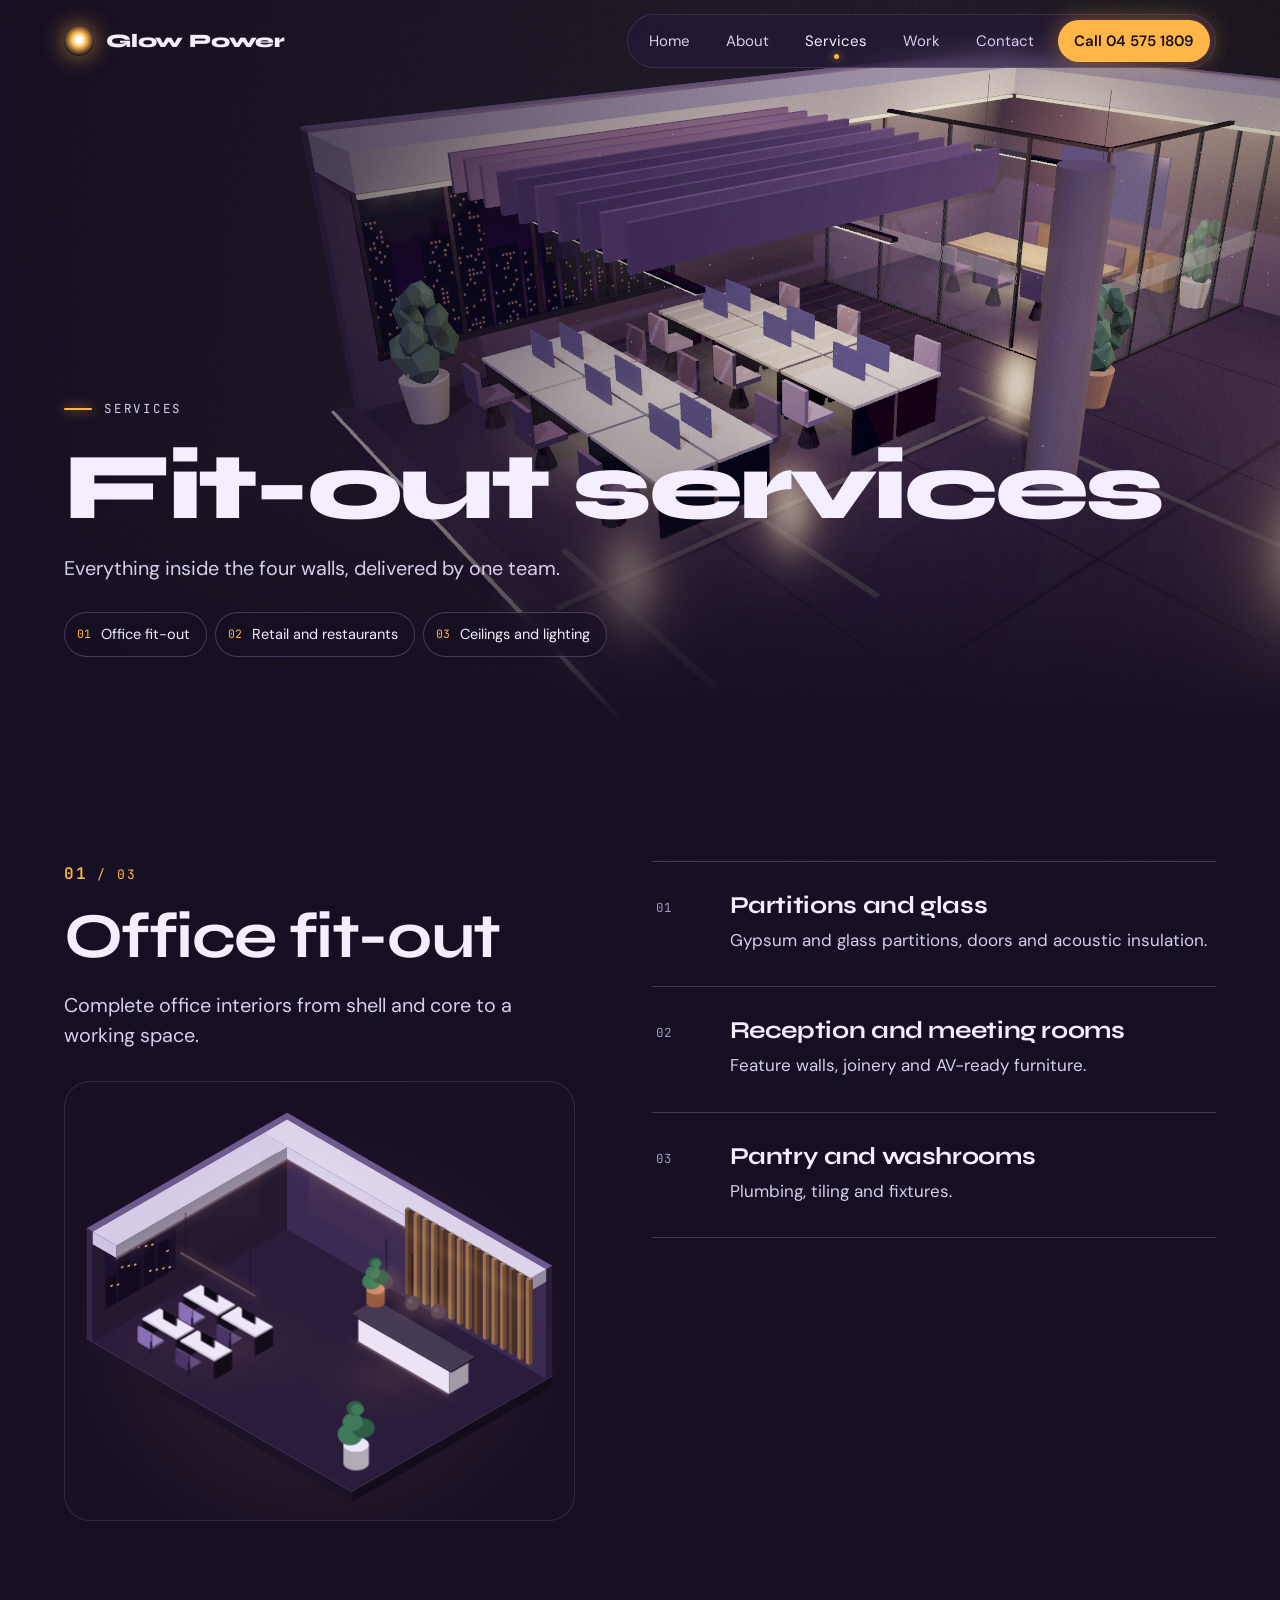
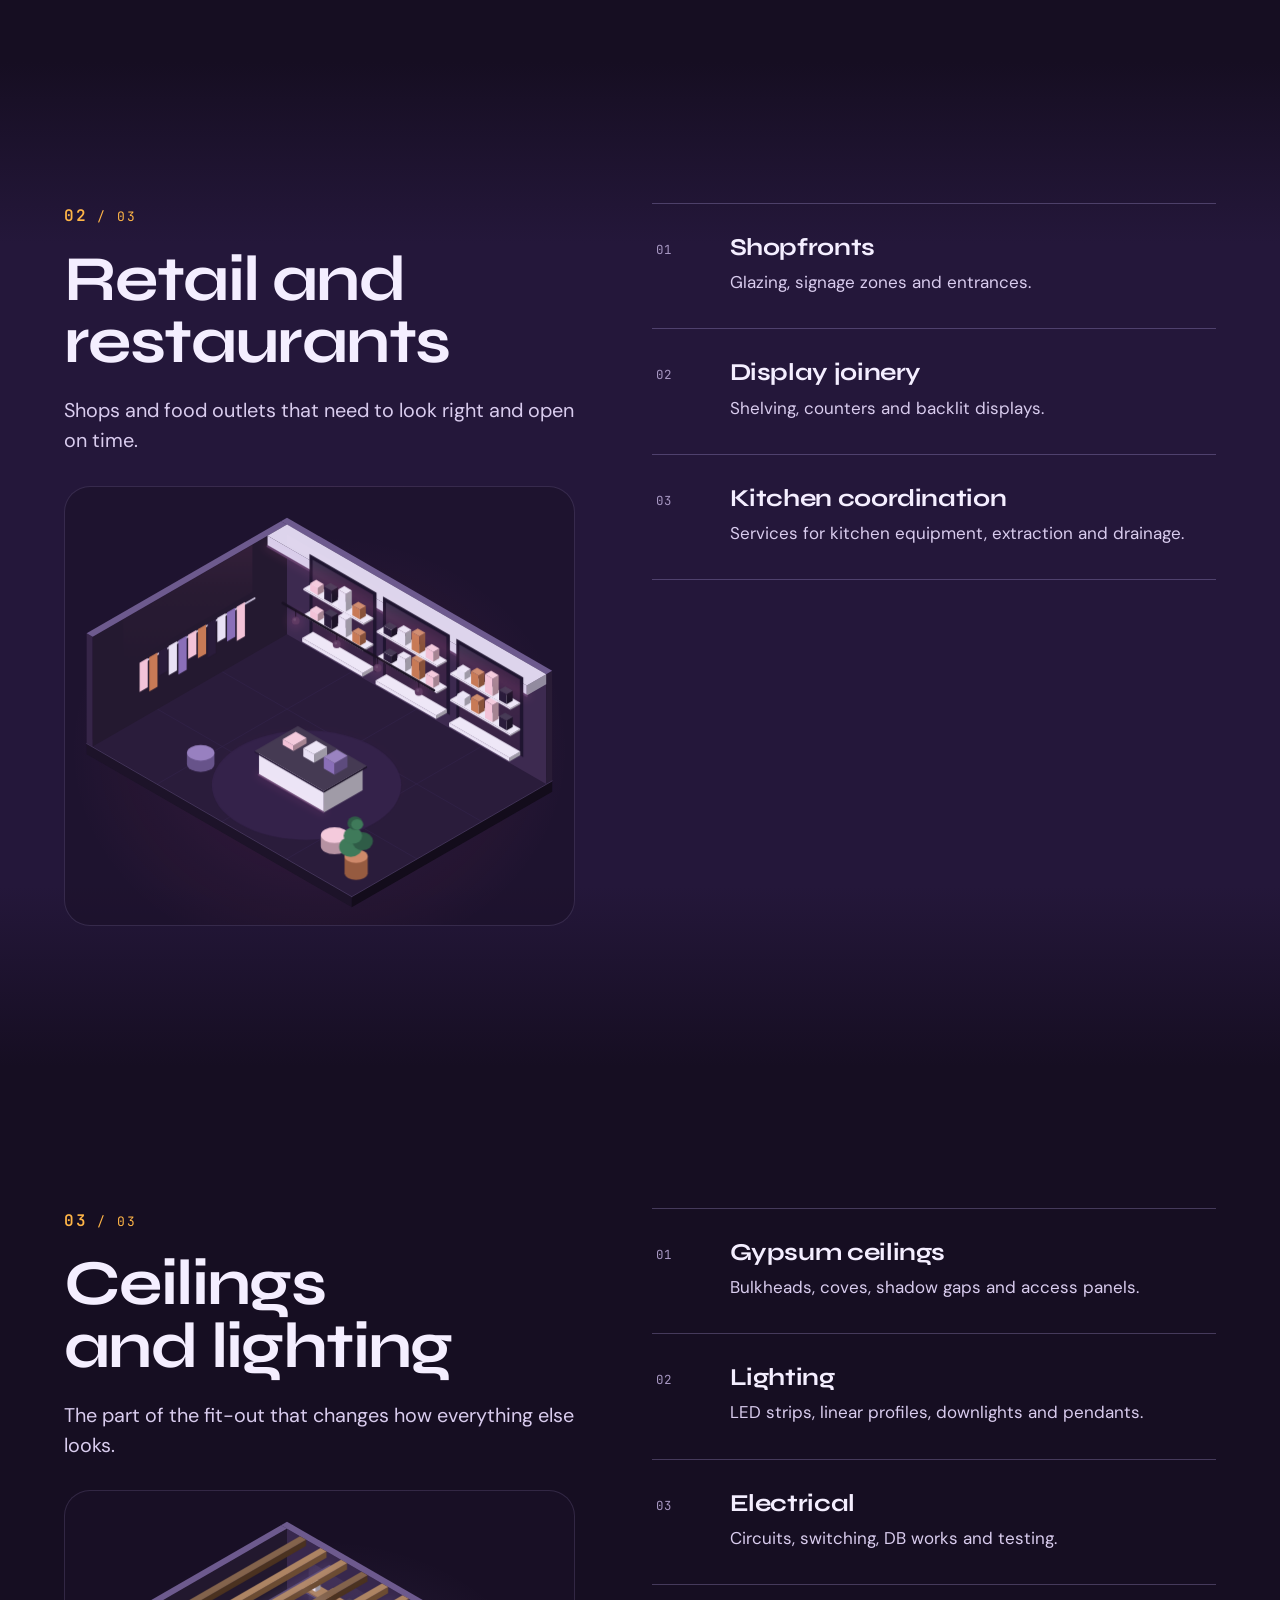
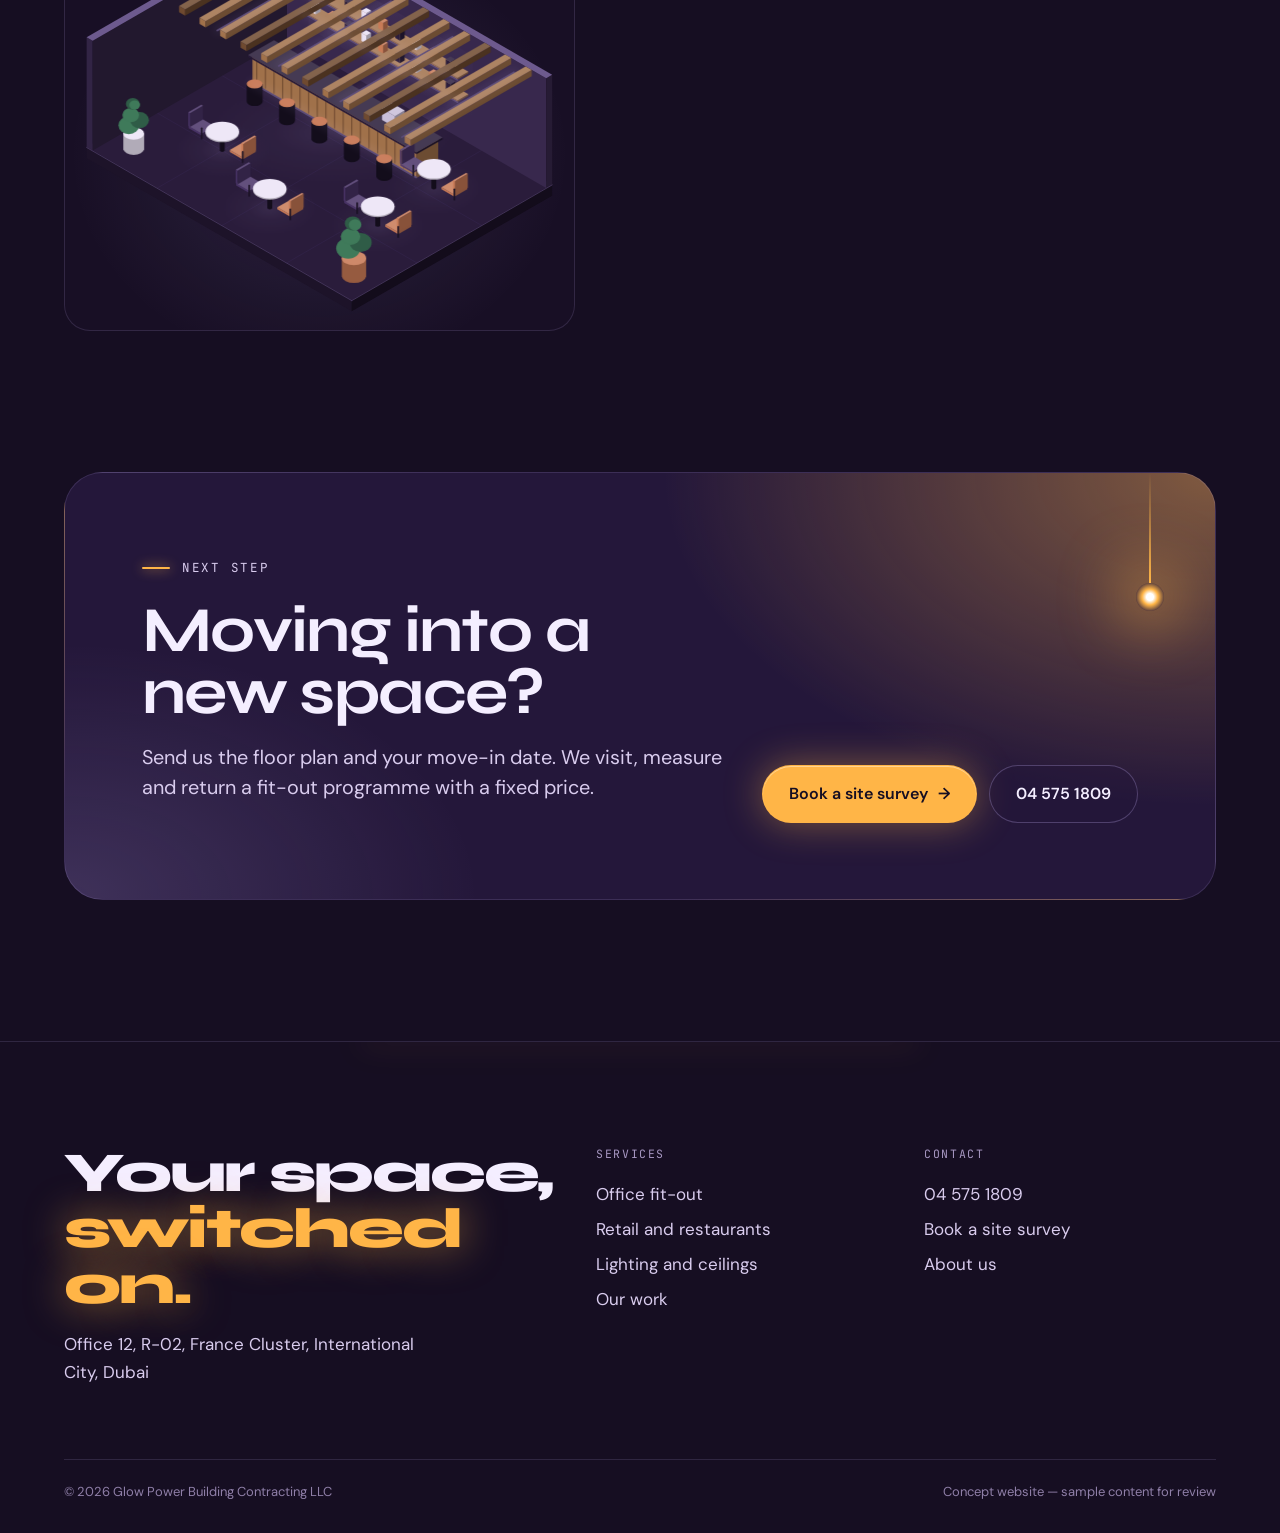
<file: services.html>
<!doctype html>
<html lang="en">
<head>
<meta charset="utf-8">
<meta name="viewport" content="width=device-width, initial-scale=1, viewport-fit=cover">
<title>Services | Glow Power Building Contracting</title>
<meta name="description" content="Office fit-out, retail and restaurants, ceilings and lighting.">
<meta name="theme-color" content="#160E22">
<meta property="og:title" content="Services | Glow Power Building Contracting">
<meta property="og:description" content="Office fit-out, retail and restaurants, ceilings and lighting.">
<link rel="icon" href="favicon.svg" type="image/svg+xml">
<script>(function(d){d.classList.add('js');try{if(!sessionStorage.getItem('gp-seen')){d.classList.add('first');sessionStorage.setItem('gp-seen','1')}var p=localStorage.getItem('gp-palette');if(p==='amber'||p==='rose'||p==='lilac')d.setAttribute('data-palette',p)}catch(e){}})(document.documentElement)</script>
<link rel="preconnect" href="https://fonts.googleapis.com">
<link rel="preconnect" href="https://fonts.gstatic.com" crossorigin>
<link href="https://fonts.googleapis.com/css2?family=Syne:wght@600;700;800&family=DM+Sans:opsz,wght@9..40,400;9..40,500;9..40,600&family=JetBrains+Mono:wght@400;500;600&display=swap" rel="stylesheet">
<link rel="stylesheet" href="assets/css/style.css">
</head>
<body class="page-services">
<a class="skip" href="#main">Skip to content</a>
<div class="loader" aria-hidden="true"><div class="loader-in"><svg viewBox="0 0 80 120"><circle class="halo" cx="40" cy="46" r="20"/><path class="bulb" d="M29 84 C29 71 12 63 12 42 A28 28 0 0 1 68 42 C68 63 51 71 51 84 Z M30 93 H50 M33 101 H47"/><path class="fil" d="M34 84 V60 L37 51 L40 60 L43 51 L46 60 V84"/></svg><p class="loader-word">Glow Power</p></div></div>
<header class="hdr" data-header><div class="wrap">
  <a class="brand" href="index.html" aria-label="Glow Power Building Contracting home"><i aria-hidden="true"></i><span>Glow Power</span></a>
  <button class="menu-btn" data-menu-toggle aria-expanded="false" aria-controls="nav"><span class="menu-lines" aria-hidden="true"></span>Menu</button>
  <nav class="nav" id="nav" data-menu aria-label="Main"><a href="index.html">Home</a><a href="about.html">About</a><a href="services.html" aria-current="page">Services</a><a href="projects.html">Work</a><a href="contact.html">Contact</a><a class="cta" href="tel:+97145751809">Call 04 575 1809</a></nav>
</div></header>
<main id="main">
<section class="phead"><div class="stage"><canvas data-scene="mini" data-view="workspace" role="img" aria-label="A 3D open workspace with acoustic ceiling baffles and linear pendant lights over the desks"></canvas></div>
<div class="copy"><div class="wrap">
  <p class="kicker">Services</p>
  <h1>Fit-out services</h1>
  <p class="lede">Everything inside the four walls, delivered by one team.</p>
  <nav class="jump" aria-label="Services on this page"><a href="#office"><span>01</span>Office fit-out</a><a href="#retail"><span>02</span>Retail and restaurants</a><a href="#lighting"><span>03</span>Ceilings and lighting</a></nav>
</div></div></section>

<section class="sec chapter" id="office"><div class="wrap">
  <div class="chapter-head"><span class="num"><b>01</b> / 03</span><h2>Office fit-out</h2><p class="lede">Complete office interiors from shell and core to a working space.</p>
    <div class="chapter-art" data-room style="--c:#FFB547"><!--ISO:office:s1--><svg class="iso" viewBox="0 0 588 499" role="img" aria-label="Isometric illustration of an office with a slatted timber wall, reception counter, pendant globes and desks" focusable="false"><defs><radialGradient id="s1-pool"><stop offset="0" class="c-stop" stop-opacity=".85"/><stop offset=".45" class="c-stop" stop-opacity=".28"/><stop offset="1" class="c-stop" stop-opacity="0"/></radialGradient><linearGradient id="s1-wash" x1="0" y1="0" x2="0" y2="1"><stop offset="0" class="c-stop" stop-opacity=".75"/><stop offset=".35" class="c-stop" stop-opacity=".25"/><stop offset="1" class="c-stop" stop-opacity="0"/></linearGradient><linearGradient id="s1-panel" x1="0" y1="0" x2="0" y2="1"><stop offset="0" stop-color="#fff" stop-opacity=".9"/><stop offset=".25" class="c-stop"/><stop offset="1" class="c-stop" stop-opacity=".55"/></linearGradient><filter id="s1-b" x="-50%" y="-50%" width="200%" height="200%"><feGaussianBlur stdDeviation="5"/></filter></defs><g class="iso-shell"><g><polygon points="14.0,297.5 333.0,481.7 333.0,468.2 14.0,284.0" fill="#1d1329"/><polygon points="574.1,342.5 333.0,481.7 333.0,468.2 574.1,329.0" fill="#130c1b"/><polygon points="255.1,144.8 574.1,329.0 333.0,468.2 14.0,284.0" fill="#2a1c3b"/></g><line x1="333.0" y1="198.2" x2="99.2" y2="333.2" stroke="#33244a" stroke-width="0.8" stroke-linecap="round"/><line x1="411.0" y1="243.2" x2="177.2" y2="378.2" stroke="#33244a" stroke-width="0.8" stroke-linecap="round"/><line x1="488.9" y1="288.2" x2="255.1" y2="423.2" stroke="#33244a" stroke-width="0.8" stroke-linecap="round"/><line x1="177.2" y1="198.2" x2="488.9" y2="378.2" stroke="#33244a" stroke-width="0.8" stroke-linecap="round"/><line x1="99.2" y1="243.2" x2="411.0" y2="423.2" stroke="#33244a" stroke-width="0.8" stroke-linecap="round"/><g><polygon points="247.8,149.0 566.9,333.2 566.9,201.2 247.8,17.0" fill="#3b2a52"/><polygon points="574.1,329.0 566.9,333.2 566.9,201.2 574.1,197.0" fill="#281c37"/><polygon points="255.1,12.8 574.1,197.0 566.9,201.2 247.8,17.0" fill="#6d5a8e"/></g><g><polygon points="14.0,284.0 21.3,288.2 21.3,156.2 14.0,152.0" fill="#352549"/><polygon points="255.1,153.2 21.3,288.2 21.3,156.2 255.1,21.2" fill="#241931"/><polygon points="247.8,17.0 255.1,21.2 21.3,156.2 14.0,152.0" fill="#6d5a8e"/></g><line x1="574.1" y1="329.6" x2="333.0" y2="468.8" stroke="#4a3a63" stroke-width="1.0" stroke-linecap="round"/><line x1="14.0" y1="284.6" x2="333.0" y2="468.8" stroke="#4a3a63" stroke-width="1.0" stroke-linecap="round"/><polygon points="120.0,129.2 36.9,177.2 36.9,249.2 120.0,201.2" fill="#1a1030"/><polygon points="112.2,163.7 99.2,171.2 99.2,213.2 112.2,205.7" fill="#130a20"/><polygon points="96.6,157.7 83.6,165.2 83.6,222.2 96.6,214.7" fill="#130a20"/><polygon points="78.4,192.2 65.4,199.7 65.4,232.7 78.4,225.2" fill="#130a20"/><polygon points="65.4,181.7 52.5,189.2 52.5,240.2 65.4,232.7" fill="#130a20"/><polygon points="49.9,205.7 36.9,213.2 36.9,249.2 49.9,241.7" fill="#130a20"/><line x1="114.8" y1="198.2" x2="113.2" y2="199.1" stroke="#ffcf8a" stroke-width="2.0" stroke-linecap="round" opacity=".75"/><line x1="94.0" y1="171.2" x2="92.5" y2="172.1" stroke="#ffcf8a" stroke-width="2.0" stroke-linecap="round" opacity=".75"/><line x1="73.2" y1="195.2" x2="71.7" y2="196.1" stroke="#ffcf8a" stroke-width="2.0" stroke-linecap="round" opacity=".75"/><line x1="52.5" y1="219.2" x2="50.9" y2="220.1" stroke="#ffcf8a" stroke-width="2.0" stroke-linecap="round" opacity=".75"/><line x1="107.0" y1="199.7" x2="105.5" y2="200.6" stroke="#ffcf8a" stroke-width="2.0" stroke-linecap="round" opacity=".75"/><line x1="86.2" y1="172.7" x2="84.7" y2="173.6" stroke="#ffcf8a" stroke-width="2.0" stroke-linecap="round" opacity=".75"/><line x1="65.4" y1="196.7" x2="63.9" y2="197.6" stroke="#ffcf8a" stroke-width="2.0" stroke-linecap="round" opacity=".75"/><line x1="44.7" y1="220.7" x2="43.1" y2="221.6" stroke="#ffcf8a" stroke-width="2.0" stroke-linecap="round" opacity=".75"/><line x1="99.2" y1="201.2" x2="97.7" y2="202.1" stroke="#ffcf8a" stroke-width="2.0" stroke-linecap="round" opacity=".75"/><line x1="78.4" y1="174.2" x2="76.9" y2="175.1" stroke="#ffcf8a" stroke-width="2.0" stroke-linecap="round" opacity=".75"/><line x1="57.6" y1="198.2" x2="56.1" y2="199.1" stroke="#ffcf8a" stroke-width="2.0" stroke-linecap="round" opacity=".75"/><line x1="112.2" y1="178.7" x2="110.6" y2="179.6" stroke="#ffcf8a" stroke-width="2.0" stroke-linecap="round" opacity=".75"/><line x1="91.4" y1="202.7" x2="89.9" y2="203.6" stroke="#ffcf8a" stroke-width="2.0" stroke-linecap="round" opacity=".75"/><line x1="70.6" y1="175.7" x2="69.1" y2="176.6" stroke="#ffcf8a" stroke-width="2.0" stroke-linecap="round" opacity=".75"/><line x1="120.0" y1="201.2" x2="120.0" y2="129.2" stroke="#1a1224" stroke-width="2.0" stroke-linecap="round"/><line x1="78.4" y1="225.2" x2="78.4" y2="153.2" stroke="#1a1224" stroke-width="2.0" stroke-linecap="round"/><line x1="36.9" y1="249.2" x2="36.9" y2="177.2" stroke="#1a1224" stroke-width="2.0" stroke-linecap="round"/><g><polygon points="226.5,52.7 538.3,232.7 538.3,217.7 226.5,37.7" fill="#d8cdea"/><polygon points="566.9,216.2 538.3,232.7 538.3,217.7 566.9,201.2" fill="#928b9f"/><polygon points="255.1,21.2 566.9,201.2 538.3,217.7 226.5,37.7" fill="#ddd4ec"/></g><g><polygon points="21.3,171.2 49.9,187.7 49.9,172.7 21.3,156.2" fill="#cfc3e3"/><polygon points="255.1,69.2 49.9,187.7 49.9,172.7 255.1,54.2" fill="#8c849a"/><polygon points="226.5,37.7 255.1,54.2 49.9,172.7 21.3,156.2" fill="#d5cbe6"/></g></g><g class="iso-wash"><polygon class="on" style="--d:0.00s" points="281.1,51.2 566.9,216.2 566.9,297.2 281.1,132.2" fill="url(#s1-wash)"/><polygon class="on" style="--d:0.05s" points="223.9,54.2 125.2,111.2 125.2,198.2 223.9,141.2" fill="url(#s1-wash)"/></g><g class="iso-pools"><ellipse class="on" style="--d:0.35s" cx="374.6" cy="330.2" rx="110.2" ry="63.6" fill="url(#s1-pool)" opacity="1.00"/><ellipse class="on" style="--d:0.60s" cx="177.2" cy="294.2" rx="147.0" ry="67.9" fill="url(#s1-pool)" opacity="0.90"/></g><g class="iso-items"><line x1="255.1" y1="69.8" x2="538.3" y2="233.3" stroke="#4a3a63" stroke-width="2.4" stroke-linecap="round"/><line x1="255.1" y1="69.8" x2="538.3" y2="233.3" stroke="var(--c)" stroke-width="2.4" stroke-linecap="round" class="on lamp" style="--d:0.00s"/><line x1="255.1" y1="69.8" x2="49.9" y2="188.3" stroke="#4a3a63" stroke-width="2.4" stroke-linecap="round"/><line x1="255.1" y1="69.8" x2="49.9" y2="188.3" stroke="var(--c)" stroke-width="2.4" stroke-linecap="round" class="on lamp" style="--d:0.05s"/><polygon points="400.1,126.5 550.8,213.5 550.8,315.5 400.1,228.5" fill="#2c2040"/><polygon points="400.1,126.5 550.8,213.5 550.8,315.5 400.1,228.5" fill="url(#s1-panel)" class="on lamp" style="--d:0.25s"/><g><polygon points="397.0,230.3 401.1,232.7 401.1,130.7 397.0,128.3" fill="#6f4a30"/><polygon points="404.8,230.6 401.1,232.7 401.1,130.7 404.8,128.6" fill="#4b3220"/><polygon points="400.6,126.2 404.8,128.6 401.1,130.7 397.0,128.3" fill="#83634c"/></g><g><polygon points="407.3,236.3 411.5,238.7 411.5,136.7 407.3,134.3" fill="#a0714a"/><polygon points="415.1,236.6 411.5,238.7 411.5,136.7 415.1,134.6" fill="#6c4c32"/><polygon points="411.0,132.2 415.1,134.6 411.5,136.7 407.3,134.3" fill="#ad8463"/></g><g><polygon points="417.7,242.3 421.9,244.7 421.9,142.7 417.7,140.3" fill="#a0714a"/><polygon points="425.5,242.6 421.9,244.7 421.9,142.7 425.5,140.6" fill="#6c4c32"/><polygon points="421.4,138.2 425.5,140.6 421.9,142.7 417.7,140.3" fill="#ad8463"/></g><g><polygon points="428.1,248.3 432.3,250.7 432.3,148.7 428.1,146.3" fill="#a0714a"/><polygon points="435.9,248.6 432.3,250.7 432.3,148.7 435.9,146.6" fill="#6c4c32"/><polygon points="431.8,144.2 435.9,146.6 432.3,148.7 428.1,146.3" fill="#ad8463"/></g><g><polygon points="438.5,254.3 442.7,256.7 442.7,154.7 438.5,152.3" fill="#6f4a30"/><polygon points="446.3,254.6 442.7,256.7 442.7,154.7 446.3,152.6" fill="#4b3220"/><polygon points="442.2,150.2 446.3,152.6 442.7,154.7 438.5,152.3" fill="#83634c"/></g><g><polygon points="448.9,260.3 453.1,262.7 453.1,160.7 448.9,158.3" fill="#a0714a"/><polygon points="456.7,260.6 453.1,262.7 453.1,160.7 456.7,158.6" fill="#6c4c32"/><polygon points="452.6,156.2 456.7,158.6 453.1,160.7 448.9,158.3" fill="#ad8463"/></g><g><polygon points="459.3,266.3 463.5,268.7 463.5,166.7 459.3,164.3" fill="#a0714a"/><polygon points="467.1,266.6 463.5,268.7 463.5,166.7 467.1,164.6" fill="#6c4c32"/><polygon points="462.9,162.2 467.1,164.6 463.5,166.7 459.3,164.3" fill="#ad8463"/></g><g><polygon points="469.7,272.3 473.9,274.7 473.9,172.7 469.7,170.3" fill="#a0714a"/><polygon points="477.5,272.6 473.9,274.7 473.9,172.7 477.5,170.6" fill="#6c4c32"/><polygon points="473.3,168.2 477.5,170.6 473.9,172.7 469.7,170.3" fill="#ad8463"/></g><g><polygon points="480.1,278.3 484.3,280.7 484.3,178.7 480.1,176.3" fill="#6f4a30"/><polygon points="487.9,278.6 484.3,280.7 484.3,178.7 487.9,176.6" fill="#4b3220"/><polygon points="483.7,174.2 487.9,176.6 484.3,178.7 480.1,176.3" fill="#83634c"/></g><g><polygon points="490.5,284.3 494.6,286.7 494.6,184.7 490.5,182.3" fill="#a0714a"/><polygon points="498.3,284.6 494.6,286.7 494.6,184.7 498.3,182.6" fill="#6c4c32"/><polygon points="494.1,180.2 498.3,182.6 494.6,184.7 490.5,182.3" fill="#ad8463"/></g><g><polygon points="500.9,290.3 505.0,292.7 505.0,190.7 500.9,188.3" fill="#a0714a"/><polygon points="508.7,290.6 505.0,292.7 505.0,190.7 508.7,188.6" fill="#6c4c32"/><polygon points="504.5,186.2 508.7,188.6 505.0,190.7 500.9,188.3" fill="#ad8463"/></g><g><polygon points="511.3,296.3 515.4,298.7 515.4,196.7 511.3,194.3" fill="#a0714a"/><polygon points="519.1,296.6 515.4,298.7 515.4,196.7 519.1,194.6" fill="#6c4c32"/><polygon points="514.9,192.2 519.1,194.6 515.4,196.7 511.3,194.3" fill="#ad8463"/></g><g><polygon points="521.7,302.3 525.8,304.7 525.8,202.7 521.7,200.3" fill="#6f4a30"/><polygon points="529.5,302.6 525.8,304.7 525.8,202.7 529.5,200.6" fill="#4b3220"/><polygon points="525.3,198.2 529.5,200.6 525.8,202.7 521.7,200.3" fill="#83634c"/></g><g><polygon points="532.1,308.3 536.2,310.7 536.2,208.7 532.1,206.3" fill="#a0714a"/><polygon points="539.9,308.6 536.2,310.7 536.2,208.7 539.9,206.6" fill="#6c4c32"/><polygon points="535.7,204.2 539.9,206.6 536.2,208.7 532.1,206.3" fill="#ad8463"/></g><g><polygon points="542.4,314.3 546.6,316.7 546.6,214.7 542.4,212.3" fill="#a0714a"/><polygon points="550.2,314.6 546.6,316.7 546.6,214.7 550.2,212.6" fill="#6c4c32"/><polygon points="546.1,210.2 550.2,212.6 546.6,214.7 542.4,212.3" fill="#ad8463"/></g><g><polygon points="340.8,288.2 450.0,351.2 450.0,321.2 340.8,258.2" fill="#ece4f6"/><polygon points="473.3,337.7 450.0,351.2 450.0,321.2 473.3,307.7" fill="#a09ba7"/><polygon points="364.2,244.7 473.3,307.7 450.0,321.2 340.8,258.2" fill="#eee7f7"/></g><g><polygon points="333.0,256.7 452.6,325.7 452.6,323.3 333.0,254.3" fill="#271a38"/><polygon points="481.1,309.2 452.6,325.7 452.6,323.3 481.1,306.8" fill="#1a1126"/><polygon points="361.6,237.8 481.1,306.8 452.6,323.3 333.0,254.3" fill="#453a53"/></g><line x1="339.5" y1="289.2" x2="448.7" y2="352.3" stroke="#4a3a63" stroke-width="2.0" stroke-linecap="round"/><line x1="339.5" y1="289.2" x2="448.7" y2="352.3" stroke="var(--c)" stroke-width="2.0" stroke-linecap="round" class="on lamp" style="--d:0.50s"/><line x1="374.6" y1="209.0" x2="374.6" y2="165.2" stroke="#120b1c" stroke-width="1.0" stroke-linecap="round"/><circle cx="374.6" cy="216.2" r="9.0" fill="#3d2f52"/><circle class="on lamp" style="--d:0.35s" cx="374.6" cy="216.2" r="9.0" fill="var(--c)"/><circle class="on" style="--d:0.35s" cx="372.4" cy="213.9" r="3.1" fill="#fff" opacity=".7"/><line x1="405.8" y1="234.5" x2="405.8" y2="183.2" stroke="#120b1c" stroke-width="1.0" stroke-linecap="round"/><circle cx="405.8" cy="241.7" r="9.0" fill="#3d2f52"/><circle class="on lamp" style="--d:0.43s" cx="405.8" cy="241.7" r="9.0" fill="var(--c)"/><circle class="on" style="--d:0.43s" cx="403.5" cy="239.4" r="3.1" fill="#fff" opacity=".7"/><line x1="437.0" y1="245.0" x2="437.0" y2="201.2" stroke="#120b1c" stroke-width="1.0" stroke-linecap="round"/><circle cx="437.0" cy="252.2" r="9.0" fill="#3d2f52"/><circle class="on lamp" style="--d:0.51s" cx="437.0" cy="252.2" r="9.0" fill="var(--c)"/><circle class="on" style="--d:0.51s" cx="434.7" cy="249.9" r="3.1" fill="#fff" opacity=".7"/><g><polygon points="130.4,255.2 132.0,256.1 132.0,234.5 130.4,233.6" fill="#1a1224"/><polygon points="152.7,244.1 132.0,256.1 132.0,234.5 152.7,222.5" fill="#110c18"/><polygon points="151.2,221.6 152.7,222.5 132.0,234.5 130.4,233.6" fill="#3a3342"/></g><g><polygon points="170.4,278.3 172.0,279.2 172.0,257.6 170.4,256.7" fill="#1a1224"/><polygon points="192.7,267.2 172.0,279.2 172.0,257.6 192.7,245.6" fill="#110c18"/><polygon points="191.2,244.7 192.7,245.6 172.0,257.6 170.4,256.7" fill="#3a3342"/></g><g><polygon points="130.4,233.6 172.0,257.6 172.0,255.8 130.4,231.8" fill="#ece4f6"/><polygon points="192.7,245.6 172.0,257.6 172.0,255.8 192.7,243.8" fill="#a09ba7"/><polygon points="151.2,219.8 192.7,243.8 172.0,255.8 130.4,231.8" fill="#eee7f7"/></g><g><polygon points="125.2,260.6 140.8,269.6 140.8,267.2 125.2,258.2" fill="#8a6fb8"/><polygon points="156.4,260.6 140.8,269.6 140.8,267.2 156.4,258.2" fill="#5d4b7d"/><polygon points="140.8,249.2 156.4,258.2 140.8,267.2 125.2,258.2" fill="#9a83c1"/></g><g><polygon points="124.7,258.5 140.3,267.5 140.3,251.0 124.7,242.0" fill="#8a6fb8"/><polygon points="142.3,266.3 140.3,267.5 140.3,251.0 142.3,249.8" fill="#5d4b7d"/><polygon points="126.8,240.8 142.3,249.8 140.3,251.0 124.7,242.0" fill="#9a83c1"/></g><line x1="140.8" y1="273.2" x2="140.8" y2="260.6" stroke="#1a1224" stroke-width="2.0" stroke-linecap="round"/><g><polygon points="155.3,232.4 170.9,241.4 170.9,230.0 155.3,221.0" fill="#0d0915"/><polygon points="172.0,240.8 170.9,241.4 170.9,230.0 172.0,229.4" fill="#08060e"/><polygon points="156.4,220.4 172.0,229.4 170.9,230.0 155.3,221.0" fill="#2e2b35"/></g><g><polygon points="175.9,281.4 177.4,282.3 177.4,260.7 175.9,259.8" fill="#1a1224"/><polygon points="198.2,270.4 177.4,282.3 177.4,260.7 198.2,248.8" fill="#110c18"/><polygon points="196.6,247.8 198.2,248.8 177.4,260.7 175.9,259.8" fill="#3a3342"/></g><g><polygon points="215.9,304.5 217.4,305.4 217.4,283.8 215.9,282.9" fill="#1a1224"/><polygon points="238.2,293.4 217.4,305.4 217.4,283.8 238.2,271.8" fill="#110c18"/><polygon points="236.7,270.9 238.2,271.8 217.4,283.8 215.9,282.9" fill="#3a3342"/></g><g><polygon points="175.9,259.8 217.4,283.8 217.4,282.0 175.9,258.1" fill="#ece4f6"/><polygon points="238.2,271.8 217.4,283.8 217.4,282.0 238.2,270.1" fill="#a09ba7"/><polygon points="196.6,246.0 238.2,270.1 217.4,282.0 175.9,258.1" fill="#eee7f7"/></g><g><polygon points="170.7,286.8 186.3,295.8 186.3,293.4 170.7,284.4" fill="#4a3468"/><polygon points="201.8,286.8 186.3,295.8 186.3,293.4 201.8,284.4" fill="#322346"/><polygon points="186.3,275.4 201.8,284.4 186.3,293.4 170.7,284.4" fill="#63507d"/></g><g><polygon points="170.1,284.8 185.7,293.8 185.7,277.2 170.1,268.2" fill="#4a3468"/><polygon points="187.8,292.6 185.7,293.8 185.7,277.2 187.8,276.1" fill="#322346"/><polygon points="172.2,267.1 187.8,276.1 185.7,277.2 170.1,268.2" fill="#63507d"/></g><line x1="186.3" y1="299.4" x2="186.3" y2="286.8" stroke="#1a1224" stroke-width="2.0" stroke-linecap="round"/><g><polygon points="200.8,258.6 216.4,267.6 216.4,256.2 200.8,247.2" fill="#0d0915"/><polygon points="217.4,267.1 216.4,267.6 216.4,256.2 217.4,255.6" fill="#08060e"/><polygon points="201.8,246.6 217.4,255.6 216.4,256.2 200.8,247.2" fill="#2e2b35"/></g><g><polygon points="81.0,283.7 82.6,284.6 82.6,263.0 81.0,262.1" fill="#1a1224"/><polygon points="103.4,272.6 82.6,284.6 82.6,263.0 103.4,251.0" fill="#110c18"/><polygon points="101.8,250.1 103.4,251.0 82.6,263.0 81.0,262.1" fill="#3a3342"/></g><g><polygon points="121.0,306.8 122.6,307.7 122.6,286.1 121.0,285.2" fill="#1a1224"/><polygon points="143.4,295.7 122.6,307.7 122.6,286.1 143.4,274.1" fill="#110c18"/><polygon points="141.8,273.2 143.4,274.1 122.6,286.1 121.0,285.2" fill="#3a3342"/></g><g><polygon points="81.0,262.1 122.6,286.1 122.6,284.3 81.0,260.3" fill="#ece4f6"/><polygon points="143.4,274.1 122.6,286.1 122.6,284.3 143.4,272.3" fill="#a09ba7"/><polygon points="101.8,248.3 143.4,272.3 122.6,284.3 81.0,260.3" fill="#eee7f7"/></g><g><polygon points="75.8,289.1 91.4,298.1 91.4,295.7 75.8,286.7" fill="#8a6fb8"/><polygon points="107.0,289.1 91.4,298.1 91.4,295.7 107.0,286.7" fill="#5d4b7d"/><polygon points="91.4,277.7 107.0,286.7 91.4,295.7 75.8,286.7" fill="#9a83c1"/></g><g><polygon points="75.3,287.0 90.9,296.0 90.9,279.5 75.3,270.5" fill="#8a6fb8"/><polygon points="93.0,294.8 90.9,296.0 90.9,279.5 93.0,278.3" fill="#5d4b7d"/><polygon points="77.4,269.3 93.0,278.3 90.9,279.5 75.3,270.5" fill="#9a83c1"/></g><line x1="91.4" y1="301.7" x2="91.4" y2="289.1" stroke="#1a1224" stroke-width="2.0" stroke-linecap="round"/><g><polygon points="106.0,260.9 121.6,269.9 121.6,258.5 106.0,249.5" fill="#0d0915"/><polygon points="122.6,269.3 121.6,269.9 121.6,258.5 122.6,257.9" fill="#08060e"/><polygon points="107.0,248.9 122.6,257.9 121.6,258.5 106.0,249.5" fill="#2e2b35"/></g><g><polygon points="126.5,309.9 128.1,310.9 128.1,289.2 126.5,288.3" fill="#1a1224"/><polygon points="148.8,298.9 128.1,310.9 128.1,289.2 148.8,277.2" fill="#110c18"/><polygon points="147.3,276.3 148.8,277.2 128.1,289.2 126.5,288.3" fill="#3a3342"/></g><g><polygon points="166.5,333.0 168.1,333.9 168.1,312.3 166.5,311.4" fill="#1a1224"/><polygon points="188.9,321.9 168.1,333.9 168.1,312.3 188.9,300.3" fill="#110c18"/><polygon points="187.3,299.4 188.9,300.3 168.1,312.3 166.5,311.4" fill="#3a3342"/></g><g><polygon points="126.5,288.3 168.1,312.3 168.1,310.6 126.5,286.6" fill="#ece4f6"/><polygon points="188.9,300.3 168.1,312.3 168.1,310.6 188.9,298.6" fill="#a09ba7"/><polygon points="147.3,274.6 188.9,298.6 168.1,310.6 126.5,286.6" fill="#eee7f7"/></g><g><polygon points="121.3,315.3 136.9,324.3 136.9,321.9 121.3,312.9" fill="#4a3468"/><polygon points="152.5,315.3 136.9,324.3 136.9,321.9 152.5,312.9" fill="#322346"/><polygon points="136.9,303.9 152.5,312.9 136.9,321.9 121.3,312.9" fill="#63507d"/></g><g><polygon points="120.8,313.2 136.4,322.2 136.4,305.8 120.8,296.8" fill="#4a3468"/><polygon points="138.4,321.0 136.4,322.2 136.4,305.8 138.4,304.5" fill="#322346"/><polygon points="122.9,295.5 138.4,304.5 136.4,305.8 120.8,296.8" fill="#63507d"/></g><line x1="136.9" y1="327.9" x2="136.9" y2="315.3" stroke="#1a1224" stroke-width="2.0" stroke-linecap="round"/><g><polygon points="151.4,287.1 167.0,296.1 167.0,284.7 151.4,275.7" fill="#0d0915"/><polygon points="168.1,295.6 167.0,296.1 167.0,284.7 168.1,284.1" fill="#08060e"/><polygon points="152.5,275.1 168.1,284.1 167.0,284.7 151.4,275.7" fill="#2e2b35"/></g><line x1="127.8" y1="180.2" x2="216.1" y2="231.2" stroke="#1a1224" stroke-width="3.0" stroke-linecap="round"/><line x1="127.8" y1="181.7" x2="216.1" y2="232.7" stroke="#4a3a63" stroke-width="2.6" stroke-linecap="round"/><line x1="127.8" y1="181.7" x2="216.1" y2="232.7" stroke="var(--c)" stroke-width="2.6" stroke-linecap="round" class="on lamp" style="--d:0.60s"/><line x1="133.0" y1="183.2" x2="133.0" y2="133.7" stroke="#1a1224" stroke-width="0.8" stroke-linecap="round"/><line x1="210.9" y1="228.2" x2="210.9" y2="178.7" stroke="#1a1224" stroke-width="0.8" stroke-linecap="round"/><path d="M322.9 412.1 L322.9 435.2 A15.4 8.9 0 0 0 353.6 435.2 L353.6 412.1 Z" fill="#b1abb8"/><ellipse cx="338.2" cy="412.1" rx="15.4" ry="8.9" fill="#eee7f7"/><ellipse cx="331.1" cy="399.7" rx="15.2" ry="13.2" fill="#3f7a5a"/><ellipse cx="346.8" cy="392.3" rx="13.8" ry="11.9" fill="#2f5c47"/><ellipse cx="334.0" cy="384.9" rx="12.3" ry="10.7" fill="#3f7a5a"/><ellipse cx="336.8" cy="368.4" rx="10.2" ry="8.8" fill="#2f5c47"/><ellipse cx="339.7" cy="370.0" rx="8.0" ry="6.9" fill="#3f7a5a"/><path d="M350.5 224.9 L350.5 241.7 A11.2 6.4 0 0 0 372.8 241.7 L372.8 224.9 Z" fill="#965b40"/><ellipse cx="361.6" cy="224.9" rx="11.2" ry="6.4" fill="#ce896a"/><ellipse cx="356.4" cy="215.9" rx="11.1" ry="9.6" fill="#3f7a5a"/><ellipse cx="367.9" cy="210.5" rx="10.0" ry="8.7" fill="#2f5c47"/><ellipse cx="358.5" cy="205.1" rx="9.0" ry="7.8" fill="#3f7a5a"/><ellipse cx="360.6" cy="193.1" rx="7.4" ry="6.4" fill="#2f5c47"/><ellipse cx="362.7" cy="194.3" rx="5.8" ry="5.0" fill="#3f7a5a"/></g><g class="iso-bloom"><line x1="255.1" y1="69.8" x2="538.3" y2="233.3" stroke="var(--c)" stroke-width="9.6" stroke-linecap="round" class="on" style="--d:0.00s" filter="url(#s1-b)"/><line x1="255.1" y1="69.8" x2="49.9" y2="188.3" stroke="var(--c)" stroke-width="9.6" stroke-linecap="round" class="on" style="--d:0.05s" filter="url(#s1-b)"/><line x1="339.5" y1="289.2" x2="448.7" y2="352.3" stroke="var(--c)" stroke-width="8.0" stroke-linecap="round" class="on" style="--d:0.50s" filter="url(#s1-b)"/><circle class="on" style="--d:0.35s" cx="374.6" cy="216.2" r="19.8" fill="var(--c)" filter="url(#s1-b)"/><circle class="on" style="--d:0.43s" cx="405.8" cy="241.7" r="19.8" fill="var(--c)" filter="url(#s1-b)"/><circle class="on" style="--d:0.51s" cx="437.0" cy="252.2" r="19.8" fill="var(--c)" filter="url(#s1-b)"/><line x1="127.8" y1="181.7" x2="216.1" y2="232.7" stroke="var(--c)" stroke-width="10.4" stroke-linecap="round" class="on" style="--d:0.60s" filter="url(#s1-b)"/></g></svg><!--/ISO--></div></div>
  <ol class="items"><li><span>01</span><div><h3>Partitions and glass</h3><p>Gypsum and glass partitions, doors and acoustic insulation.</p></div></li><li><span>02</span><div><h3>Reception and meeting rooms</h3><p>Feature walls, joinery and AV-ready furniture.</p></div></li><li><span>03</span><div><h3>Pantry and washrooms</h3><p>Plumbing, tiling and fixtures.</p></div></li></ol>
</div></section>

<section class="sec chapter plum" id="retail"><div class="wrap">
  <div class="chapter-head"><span class="num"><b>02</b> / 03</span><h2>Retail and restaurants</h2><p class="lede">Shops and food outlets that need to look right and open on time.</p>
    <div class="chapter-art" data-room style="--c:#FF5FA2"><!--ISO:boutique:s2--><svg class="iso" viewBox="0 0 588 499" role="img" aria-label="Isometric illustration of a boutique with three backlit display walls, a hanging rail and a central island" focusable="false"><defs><radialGradient id="s2-pool"><stop offset="0" class="c-stop" stop-opacity=".85"/><stop offset=".45" class="c-stop" stop-opacity=".28"/><stop offset="1" class="c-stop" stop-opacity="0"/></radialGradient><linearGradient id="s2-wash" x1="0" y1="0" x2="0" y2="1"><stop offset="0" class="c-stop" stop-opacity=".75"/><stop offset=".35" class="c-stop" stop-opacity=".25"/><stop offset="1" class="c-stop" stop-opacity="0"/></linearGradient><linearGradient id="s2-panel" x1="0" y1="0" x2="0" y2="1"><stop offset="0" stop-color="#fff" stop-opacity=".9"/><stop offset=".25" class="c-stop"/><stop offset="1" class="c-stop" stop-opacity=".55"/></linearGradient><filter id="s2-b" x="-50%" y="-50%" width="200%" height="200%"><feGaussianBlur stdDeviation="5"/></filter></defs><g class="iso-shell"><g><polygon points="14.0,297.5 333.0,481.7 333.0,468.2 14.0,284.0" fill="#1d1329"/><polygon points="574.1,342.5 333.0,481.7 333.0,468.2 574.1,329.0" fill="#130c1b"/><polygon points="255.1,144.8 574.1,329.0 333.0,468.2 14.0,284.0" fill="#2a1c3b"/></g><line x1="333.0" y1="198.2" x2="99.2" y2="333.2" stroke="#33244a" stroke-width="0.8" stroke-linecap="round"/><line x1="411.0" y1="243.2" x2="177.2" y2="378.2" stroke="#33244a" stroke-width="0.8" stroke-linecap="round"/><line x1="488.9" y1="288.2" x2="255.1" y2="423.2" stroke="#33244a" stroke-width="0.8" stroke-linecap="round"/><line x1="177.2" y1="198.2" x2="488.9" y2="378.2" stroke="#33244a" stroke-width="0.8" stroke-linecap="round"/><line x1="99.2" y1="243.2" x2="411.0" y2="423.2" stroke="#33244a" stroke-width="0.8" stroke-linecap="round"/><g><polygon points="247.8,149.0 566.9,333.2 566.9,201.2 247.8,17.0" fill="#3d2a50"/><polygon points="574.1,329.0 566.9,333.2 566.9,201.2 574.1,197.0" fill="#291c36"/><polygon points="255.1,12.8 574.1,197.0 566.9,201.2 247.8,17.0" fill="#6d5a8e"/></g><g><polygon points="14.0,284.0 21.3,288.2 21.3,156.2 14.0,152.0" fill="#362548"/><polygon points="255.1,153.2 21.3,288.2 21.3,156.2 255.1,21.2" fill="#241930"/><polygon points="247.8,17.0 255.1,21.2 21.3,156.2 14.0,152.0" fill="#6d5a8e"/></g><line x1="574.1" y1="329.6" x2="333.0" y2="468.8" stroke="#4a3a63" stroke-width="1.0" stroke-linecap="round"/><line x1="14.0" y1="284.6" x2="333.0" y2="468.8" stroke="#4a3a63" stroke-width="1.0" stroke-linecap="round"/><g><polygon points="231.7,46.7 543.5,226.7 543.5,214.7 231.7,34.7" fill="#d8cdea"/><polygon points="566.9,213.2 543.5,226.7 543.5,214.7 566.9,201.2" fill="#928b9f"/><polygon points="255.1,21.2 566.9,201.2 543.5,214.7 231.7,34.7" fill="#ddd4ec"/></g></g><g class="iso-wash"><polygon class="on" style="--d:0.00s" points="255.1,33.2 566.9,213.2 566.9,225.2 255.1,45.2" fill="url(#s2-wash)"/><polygon class="on" style="--d:0.30s" points="213.5,45.2 57.6,135.2 57.6,192.2 213.5,102.2" fill="url(#s2-wash)"/></g><g class="iso-pools"><ellipse class="on" style="--d:0.45s" cx="281.1" cy="330.2" rx="124.9" ry="72.1" fill="url(#s2-pool)" opacity="1.00"/></g><g class="iso-items"><line x1="231.7" y1="47.3" x2="543.5" y2="227.3" stroke="#4a3a63" stroke-width="2.4" stroke-linecap="round"/><line x1="231.7" y1="47.3" x2="543.5" y2="227.3" stroke="var(--c)" stroke-width="2.4" stroke-linecap="round" class="on lamp" style="--d:0.00s"/><polygon points="282.1,56.6 362.7,103.1 362.7,199.1 282.1,152.6" fill="#1f1530"/><polygon points="285.8,63.5 358.5,105.5 358.5,192.5 285.8,150.5" fill="#2c2040"/><polygon points="285.8,63.5 358.5,105.5 358.5,192.5 285.8,150.5" fill="url(#s2-panel)" class="on lamp" style="--d:0.20s"/><g><polygon points="274.6,131.4 347.3,173.4 347.3,171.6 274.6,129.6" fill="#ece4f6"/><polygon points="359.0,166.7 347.3,173.4 347.3,171.6 359.0,164.9" fill="#a09ba7"/><polygon points="286.3,122.9 359.0,164.9 347.3,171.6 274.6,129.6" fill="#eee7f7"/></g><g><polygon points="282.9,132.3 292.0,137.6 292.0,128.6 282.9,123.3" fill="#f3c3d8"/><polygon points="299.3,133.4 292.0,137.6 292.0,128.6 299.3,124.4" fill="#a58492"/><polygon points="290.2,119.1 299.3,124.4 292.0,128.6 282.9,123.3" fill="#f4cbdd"/></g><g><polygon points="299.8,142.1 308.9,147.3 308.9,132.3 299.8,127.1" fill="#2a1c3b"/><polygon points="316.2,143.1 308.9,147.3 308.9,132.3 316.2,128.1" fill="#1c1328"/><polygon points="307.1,122.9 316.2,128.1 308.9,132.3 299.8,127.1" fill="#473b56"/></g><g><polygon points="316.7,151.8 325.8,157.1 325.8,136.1 316.7,130.8" fill="#e9e1f5"/><polygon points="333.0,152.9 325.8,157.1 325.8,136.1 333.0,131.9" fill="#9e99a6"/><polygon points="324.0,126.6 333.0,131.9 325.8,136.1 316.7,130.8" fill="#ece5f6"/></g><g><polygon points="333.6,161.6 342.7,166.8 342.7,154.8 333.6,149.6" fill="#c87a56"/><polygon points="349.9,162.6 342.7,166.8 342.7,154.8 349.9,150.6" fill="#88523a"/><polygon points="340.8,145.4 349.9,150.6 342.7,154.8 333.6,149.6" fill="#cf8c6d"/></g><g><polygon points="274.6,99.9 347.3,141.9 347.3,140.1 274.6,98.1" fill="#ece4f6"/><polygon points="359.0,135.2 347.3,141.9 347.3,140.1 359.0,133.4" fill="#a09ba7"/><polygon points="286.3,91.4 359.0,133.4 347.3,140.1 274.6,98.1" fill="#eee7f7"/></g><g><polygon points="282.9,100.8 292.0,106.1 292.0,97.1 282.9,91.8" fill="#f3c3d8"/><polygon points="299.3,101.9 292.0,106.1 292.0,97.1 299.3,92.9" fill="#a58492"/><polygon points="290.2,87.6 299.3,92.9 292.0,97.1 282.9,91.8" fill="#f4cbdd"/></g><g><polygon points="299.8,110.6 308.9,115.8 308.9,100.8 299.8,95.6" fill="#2a1c3b"/><polygon points="316.2,111.6 308.9,115.8 308.9,100.8 316.2,96.6" fill="#1c1328"/><polygon points="307.1,91.4 316.2,96.6 308.9,100.8 299.8,95.6" fill="#473b56"/></g><g><polygon points="316.7,120.3 325.8,125.6 325.8,104.6 316.7,99.3" fill="#e9e1f5"/><polygon points="333.0,121.4 325.8,125.6 325.8,104.6 333.0,100.4" fill="#9e99a6"/><polygon points="324.0,95.1 333.0,100.4 325.8,104.6 316.7,99.3" fill="#ece5f6"/></g><g><polygon points="333.6,130.1 342.7,135.3 342.7,123.4 333.6,118.1" fill="#c87a56"/><polygon points="349.9,131.1 342.7,135.3 342.7,123.4 349.9,119.1" fill="#88523a"/><polygon points="340.8,113.9 349.9,119.1 342.7,123.4 333.6,118.1" fill="#cf8c6d"/></g><g><polygon points="273.3,162.2 346.0,204.2 346.0,199.7 273.3,157.7" fill="#ece4f6"/><polygon points="359.0,196.7 346.0,204.2 346.0,199.7 359.0,192.2" fill="#a09ba7"/><polygon points="286.3,150.2 359.0,192.2 346.0,199.7 273.3,157.7" fill="#eee7f7"/></g><polygon points="370.5,107.6 451.0,154.1 451.0,250.1 370.5,203.6" fill="#1f1530"/><polygon points="374.1,114.5 446.8,156.5 446.8,243.5 374.1,201.5" fill="#2c2040"/><polygon points="374.1,114.5 446.8,156.5 446.8,243.5 374.1,201.5" fill="url(#s2-panel)" class="on lamp" style="--d:0.38s"/><g><polygon points="362.9,182.4 435.7,224.4 435.7,222.6 362.9,180.6" fill="#ece4f6"/><polygon points="447.4,217.7 435.7,224.4 435.7,222.6 447.4,215.9" fill="#a09ba7"/><polygon points="374.6,173.9 447.4,215.9 435.7,222.6 362.9,180.6" fill="#eee7f7"/></g><g><polygon points="371.2,183.3 380.3,188.6 380.3,179.6 371.2,174.3" fill="#2a1c3b"/><polygon points="387.6,184.4 380.3,188.6 380.3,179.6 387.6,175.4" fill="#1c1328"/><polygon points="378.5,170.1 387.6,175.4 380.3,179.6 371.2,174.3" fill="#473b56"/></g><g><polygon points="388.1,193.1 397.2,198.3 397.2,183.3 388.1,178.1" fill="#e9e1f5"/><polygon points="404.5,194.1 397.2,198.3 397.2,183.3 404.5,179.1" fill="#9e99a6"/><polygon points="395.4,173.9 404.5,179.1 397.2,183.3 388.1,178.1" fill="#ece5f6"/></g><g><polygon points="405.0,202.8 414.1,208.1 414.1,187.1 405.0,181.8" fill="#c87a56"/><polygon points="421.4,203.9 414.1,208.1 414.1,187.1 421.4,182.9" fill="#88523a"/><polygon points="412.3,177.6 421.4,182.9 414.1,187.1 405.0,181.8" fill="#cf8c6d"/></g><g><polygon points="421.9,212.6 431.0,217.8 431.0,205.8 421.9,200.6" fill="#f3c3d8"/><polygon points="438.3,213.6 431.0,217.8 431.0,205.8 438.3,201.6" fill="#a58492"/><polygon points="429.2,196.4 438.3,201.6 431.0,205.8 421.9,200.6" fill="#f4cbdd"/></g><g><polygon points="362.9,150.9 435.7,192.9 435.7,191.1 362.9,149.1" fill="#ece4f6"/><polygon points="447.4,186.2 435.7,192.9 435.7,191.1 447.4,184.4" fill="#a09ba7"/><polygon points="374.6,142.4 447.4,184.4 435.7,191.1 362.9,149.1" fill="#eee7f7"/></g><g><polygon points="371.2,151.8 380.3,157.1 380.3,148.1 371.2,142.8" fill="#2a1c3b"/><polygon points="387.6,152.9 380.3,157.1 380.3,148.1 387.6,143.9" fill="#1c1328"/><polygon points="378.5,138.6 387.6,143.9 380.3,148.1 371.2,142.8" fill="#473b56"/></g><g><polygon points="388.1,161.6 397.2,166.8 397.2,151.8 388.1,146.6" fill="#e9e1f5"/><polygon points="404.5,162.6 397.2,166.8 397.2,151.8 404.5,147.6" fill="#9e99a6"/><polygon points="395.4,142.4 404.5,147.6 397.2,151.8 388.1,146.6" fill="#ece5f6"/></g><g><polygon points="405.0,171.3 414.1,176.6 414.1,155.6 405.0,150.3" fill="#c87a56"/><polygon points="421.4,172.4 414.1,176.6 414.1,155.6 421.4,151.4" fill="#88523a"/><polygon points="412.3,146.1 421.4,151.4 414.1,155.6 405.0,150.3" fill="#cf8c6d"/></g><g><polygon points="421.9,181.1 431.0,186.3 431.0,174.3 421.9,169.1" fill="#f3c3d8"/><polygon points="438.3,182.1 431.0,186.3 431.0,174.3 438.3,170.1" fill="#a58492"/><polygon points="429.2,164.9 438.3,170.1 431.0,174.3 421.9,169.1" fill="#f4cbdd"/></g><g><polygon points="361.6,213.2 434.4,255.2 434.4,250.7 361.6,208.7" fill="#ece4f6"/><polygon points="447.4,247.7 434.4,255.2 434.4,250.7 447.4,243.2" fill="#a09ba7"/><polygon points="374.6,201.2 447.4,243.2 434.4,250.7 361.6,208.7" fill="#eee7f7"/></g><polygon points="458.8,158.6 539.3,205.1 539.3,301.1 458.8,254.6" fill="#1f1530"/><polygon points="462.4,165.5 535.2,207.5 535.2,294.5 462.4,252.5" fill="#2c2040"/><polygon points="462.4,165.5 535.2,207.5 535.2,294.5 462.4,252.5" fill="url(#s2-panel)" class="on lamp" style="--d:0.56s"/><g><polygon points="451.3,233.4 524.0,275.4 524.0,273.6 451.3,231.6" fill="#ece4f6"/><polygon points="535.7,268.7 524.0,275.4 524.0,273.6 535.7,266.9" fill="#a09ba7"/><polygon points="462.9,224.9 535.7,266.9 524.0,273.6 451.3,231.6" fill="#eee7f7"/></g><g><polygon points="459.6,234.3 468.7,239.6 468.7,230.6 459.6,225.3" fill="#e9e1f5"/><polygon points="475.9,235.4 468.7,239.6 468.7,230.6 475.9,226.4" fill="#9e99a6"/><polygon points="466.8,221.1 475.9,226.4 468.7,230.6 459.6,225.3" fill="#ece5f6"/></g><g><polygon points="476.5,244.1 485.6,249.3 485.6,234.3 476.5,229.1" fill="#c87a56"/><polygon points="492.8,245.1 485.6,249.3 485.6,234.3 492.8,230.1" fill="#88523a"/><polygon points="483.7,224.9 492.8,230.1 485.6,234.3 476.5,229.1" fill="#cf8c6d"/></g><g><polygon points="493.3,253.8 502.4,259.1 502.4,238.1 493.3,232.8" fill="#f3c3d8"/><polygon points="509.7,254.9 502.4,259.1 502.4,238.1 509.7,233.9" fill="#a58492"/><polygon points="500.6,228.6 509.7,233.9 502.4,238.1 493.3,232.8" fill="#f4cbdd"/></g><g><polygon points="510.2,263.6 519.3,268.8 519.3,256.8 510.2,251.6" fill="#2a1c3b"/><polygon points="526.6,264.6 519.3,268.8 519.3,256.8 526.6,252.6" fill="#1c1328"/><polygon points="517.5,247.4 526.6,252.6 519.3,256.8 510.2,251.6" fill="#473b56"/></g><g><polygon points="451.3,201.9 524.0,243.9 524.0,242.1 451.3,200.1" fill="#ece4f6"/><polygon points="535.7,237.2 524.0,243.9 524.0,242.1 535.7,235.4" fill="#a09ba7"/><polygon points="462.9,193.4 535.7,235.4 524.0,242.1 451.3,200.1" fill="#eee7f7"/></g><g><polygon points="459.6,202.8 468.7,208.1 468.7,199.1 459.6,193.8" fill="#e9e1f5"/><polygon points="475.9,203.9 468.7,208.1 468.7,199.1 475.9,194.9" fill="#9e99a6"/><polygon points="466.8,189.6 475.9,194.9 468.7,199.1 459.6,193.8" fill="#ece5f6"/></g><g><polygon points="476.5,212.6 485.6,217.8 485.6,202.8 476.5,197.6" fill="#c87a56"/><polygon points="492.8,213.6 485.6,217.8 485.6,202.8 492.8,198.6" fill="#88523a"/><polygon points="483.7,193.4 492.8,198.6 485.6,202.8 476.5,197.6" fill="#cf8c6d"/></g><g><polygon points="493.3,222.3 502.4,227.6 502.4,206.6 493.3,201.3" fill="#f3c3d8"/><polygon points="509.7,223.4 502.4,227.6 502.4,206.6 509.7,202.4" fill="#a58492"/><polygon points="500.6,197.1 509.7,202.4 502.4,206.6 493.3,201.3" fill="#f4cbdd"/></g><g><polygon points="510.2,232.1 519.3,237.3 519.3,225.3 510.2,220.1" fill="#2a1c3b"/><polygon points="526.6,233.1 519.3,237.3 519.3,225.3 526.6,221.1" fill="#1c1328"/><polygon points="517.5,215.9 526.6,221.1 519.3,225.3 510.2,220.1" fill="#473b56"/></g><g><polygon points="450.0,264.2 522.7,306.2 522.7,301.7 450.0,259.7" fill="#ece4f6"/><polygon points="535.7,298.7 522.7,306.2 522.7,301.7 535.7,294.2" fill="#a09ba7"/><polygon points="462.9,252.2 535.7,294.2 522.7,301.7 450.0,259.7" fill="#eee7f7"/></g><line x1="216.1" y1="109.7" x2="81.0" y2="187.7" stroke="#c9bfd9" stroke-width="2.2" stroke-linecap="round"/><polygon points="204.4,114.3 194.6,120.0 194.6,161.1 204.4,155.4" fill="#f3c3d8"/><polygon points="192.7,121.1 182.9,126.8 182.9,161.9 192.7,156.2" fill="#8a6fb8"/><polygon points="181.1,127.8 171.2,133.5 171.2,162.6 181.1,156.9" fill="#e9e1f5"/><polygon points="169.4,134.6 159.5,140.3 159.5,181.4 169.4,175.7" fill="#2a1c3b"/><polygon points="157.7,141.3 147.8,147.0 147.8,182.1 157.7,176.4" fill="#c87a56"/><polygon points="146.0,148.1 136.1,153.8 136.1,182.9 146.0,177.2" fill="#f3c3d8"/><polygon points="134.3,154.8 124.4,160.5 124.4,201.6 134.3,195.9" fill="#8a6fb8"/><polygon points="122.6,161.6 112.7,167.3 112.7,202.4 122.6,196.7" fill="#e9e1f5"/><polygon points="110.9,168.3 101.0,174.0 101.0,203.1 110.9,197.4" fill="#2a1c3b"/><polygon points="99.2,175.1 89.3,180.8 89.3,221.9 99.2,216.2" fill="#c87a56"/><polygon points="87.5,181.8 77.7,187.5 77.7,222.6 87.5,216.9" fill="#f3c3d8"/><ellipse cx="278.5" cy="334.7" rx="113.9" ry="65.8" fill="#34224a"/><g><polygon points="221.3,322.7 299.3,367.7 299.3,340.7 221.3,295.7" fill="#ece4f6"/><polygon points="346.0,340.7 299.3,367.7 299.3,340.7 346.0,313.7" fill="#a09ba7"/><polygon points="268.1,268.7 346.0,313.7 299.3,340.7 221.3,295.7" fill="#eee7f7"/></g><g><polygon points="216.1,295.7 299.3,343.7 299.3,341.6 216.1,293.6" fill="#271a38"/><polygon points="351.2,313.7 299.3,343.7 299.3,341.6 351.2,311.6" fill="#1a1126"/><polygon points="268.1,263.6 351.2,311.6 299.3,341.6 216.1,293.6" fill="#453a53"/></g><line x1="220.8" y1="322.1" x2="298.7" y2="367.1" stroke="#4a3a63" stroke-width="2.0" stroke-linecap="round"/><line x1="220.8" y1="322.1" x2="298.7" y2="367.1" stroke="var(--c)" stroke-width="2.0" stroke-linecap="round" class="on lamp" style="--d:0.70s"/><g><polygon points="249.9,286.1 262.9,293.6 262.9,287.0 249.9,279.5" fill="#f3c3d8"/><polygon points="278.5,284.6 262.9,293.6 262.9,287.0 278.5,278.0" fill="#a58492"/><polygon points="265.5,270.5 278.5,278.0 262.9,287.0 249.9,279.5" fill="#f4cbdd"/></g><g><polygon points="274.6,300.3 287.6,307.8 287.6,297.6 274.6,290.1" fill="#e9e1f5"/><polygon points="303.2,298.8 287.6,307.8 287.6,297.6 303.2,288.6" fill="#9e99a6"/><polygon points="290.2,281.1 303.2,288.6 287.6,297.6 274.6,290.1" fill="#ece5f6"/></g><g><polygon points="299.3,314.6 312.3,322.1 312.3,308.3 299.3,300.8" fill="#8a6fb8"/><polygon points="327.8,313.1 312.3,322.1 312.3,308.3 327.8,299.3" fill="#5d4b7d"/><polygon points="314.9,291.8 327.8,299.3 312.3,308.3 299.3,300.8" fill="#9a83c1"/></g><path d="M134.6 295.7 L134.6 309.2 A16.5 9.5 0 0 0 167.7 309.2 L167.7 295.7 Z" fill="#67538a"/><ellipse cx="151.2" cy="295.7" rx="16.5" ry="9.5" fill="#9880c0"/><path d="M295.7 394.7 L295.7 408.2 A16.5 9.5 0 0 0 328.8 408.2 L328.8 394.7 Z" fill="#b692a2"/><ellipse cx="312.3" cy="394.7" rx="16.5" ry="9.5" fill="#f4cadc"/><line x1="249.9" y1="115.7" x2="431.8" y2="220.7" stroke="#1a1224" stroke-width="3.0" stroke-linecap="round"/><line x1="265.5" y1="132.9" x2="265.5" y2="124.7" stroke="#120b1c" stroke-width="1.0" stroke-linecap="round"/><circle cx="265.5" cy="136.7" r="4.8" fill="#3d2f52"/><circle class="on lamp" style="--d:0.50s" cx="265.5" cy="136.7" r="4.8" fill="var(--c)"/><circle class="on" style="--d:0.50s" cx="264.3" cy="135.5" r="1.7" fill="#fff" opacity=".7"/><line x1="314.9" y1="161.4" x2="314.9" y2="153.2" stroke="#120b1c" stroke-width="1.0" stroke-linecap="round"/><circle cx="314.9" cy="165.2" r="4.8" fill="#3d2f52"/><circle class="on lamp" style="--d:0.57s" cx="314.9" cy="165.2" r="4.8" fill="var(--c)"/><circle class="on" style="--d:0.57s" cx="313.7" cy="164.0" r="1.7" fill="#fff" opacity=".7"/><line x1="364.2" y1="189.9" x2="364.2" y2="181.7" stroke="#120b1c" stroke-width="1.0" stroke-linecap="round"/><circle cx="364.2" cy="193.7" r="4.8" fill="#3d2f52"/><circle class="on lamp" style="--d:0.64s" cx="364.2" cy="193.7" r="4.8" fill="var(--c)"/><circle class="on" style="--d:0.64s" cx="363.0" cy="192.5" r="1.7" fill="#fff" opacity=".7"/><line x1="413.6" y1="218.4" x2="413.6" y2="210.2" stroke="#120b1c" stroke-width="1.0" stroke-linecap="round"/><circle cx="413.6" cy="222.2" r="4.8" fill="#3d2f52"/><circle class="on lamp" style="--d:0.71s" cx="413.6" cy="222.2" r="4.8" fill="var(--c)"/><circle class="on" style="--d:0.71s" cx="412.4" cy="221.0" r="1.7" fill="#fff" opacity=".7"/><path d="M324.3 420.2 L324.3 441.2 A14.0 8.1 0 0 0 352.2 441.2 L352.2 420.2 Z" fill="#965b40"/><ellipse cx="338.2" cy="420.2" rx="14.0" ry="8.1" fill="#ce896a"/><ellipse cx="331.7" cy="408.9" rx="13.9" ry="12.0" fill="#3f7a5a"/><ellipse cx="346.0" cy="402.2" rx="12.5" ry="10.8" fill="#2f5c47"/><ellipse cx="334.3" cy="395.4" rx="11.2" ry="9.7" fill="#3f7a5a"/><ellipse cx="336.9" cy="380.4" rx="9.2" ry="8.0" fill="#2f5c47"/><ellipse cx="339.5" cy="381.9" rx="7.3" ry="6.3" fill="#3f7a5a"/></g><g class="iso-bloom"><line x1="231.7" y1="47.3" x2="543.5" y2="227.3" stroke="var(--c)" stroke-width="9.6" stroke-linecap="round" class="on" style="--d:0.00s" filter="url(#s2-b)"/><line x1="220.8" y1="322.1" x2="298.7" y2="367.1" stroke="var(--c)" stroke-width="8.0" stroke-linecap="round" class="on" style="--d:0.70s" filter="url(#s2-b)"/><circle class="on" style="--d:0.50s" cx="265.5" cy="136.7" r="10.6" fill="var(--c)" filter="url(#s2-b)"/><circle class="on" style="--d:0.57s" cx="314.9" cy="165.2" r="10.6" fill="var(--c)" filter="url(#s2-b)"/><circle class="on" style="--d:0.64s" cx="364.2" cy="193.7" r="10.6" fill="var(--c)" filter="url(#s2-b)"/><circle class="on" style="--d:0.71s" cx="413.6" cy="222.2" r="10.6" fill="var(--c)" filter="url(#s2-b)"/></g></svg><!--/ISO--></div></div>
  <ol class="items"><li><span>01</span><div><h3>Shopfronts</h3><p>Glazing, signage zones and entrances.</p></div></li><li><span>02</span><div><h3>Display joinery</h3><p>Shelving, counters and backlit displays.</p></div></li><li><span>03</span><div><h3>Kitchen coordination</h3><p>Services for kitchen equipment, extraction and drainage.</p></div></li></ol>
</div></section>

<section class="sec chapter" id="lighting"><div class="wrap">
  <div class="chapter-head"><span class="num"><b>03</b> / 03</span><h2>Ceilings and lighting</h2><p class="lede">The part of the fit-out that changes how everything else looks.</p>
    <div class="chapter-art" data-room style="--c:#CBB8FF"><!--ISO:cafe:s3--><svg class="iso" viewBox="0 0 588 499" role="img" aria-label="Isometric illustration of a cafe with a slatted timber ceiling, a long counter, stools and small tables" focusable="false"><defs><radialGradient id="s3-pool"><stop offset="0" class="c-stop" stop-opacity=".85"/><stop offset=".45" class="c-stop" stop-opacity=".28"/><stop offset="1" class="c-stop" stop-opacity="0"/></radialGradient><linearGradient id="s3-wash" x1="0" y1="0" x2="0" y2="1"><stop offset="0" class="c-stop" stop-opacity=".75"/><stop offset=".35" class="c-stop" stop-opacity=".25"/><stop offset="1" class="c-stop" stop-opacity="0"/></linearGradient><linearGradient id="s3-panel" x1="0" y1="0" x2="0" y2="1"><stop offset="0" stop-color="#fff" stop-opacity=".9"/><stop offset=".25" class="c-stop"/><stop offset="1" class="c-stop" stop-opacity=".55"/></linearGradient><filter id="s3-b" x="-50%" y="-50%" width="200%" height="200%"><feGaussianBlur stdDeviation="5"/></filter></defs><g class="iso-shell"><g><polygon points="14.0,297.5 333.0,481.7 333.0,468.2 14.0,284.0" fill="#1d1329"/><polygon points="574.1,342.5 333.0,481.7 333.0,468.2 574.1,329.0" fill="#130c1b"/><polygon points="255.1,144.8 574.1,329.0 333.0,468.2 14.0,284.0" fill="#2a1c3b"/></g><line x1="333.0" y1="198.2" x2="99.2" y2="333.2" stroke="#33244a" stroke-width="0.8" stroke-linecap="round"/><line x1="411.0" y1="243.2" x2="177.2" y2="378.2" stroke="#33244a" stroke-width="0.8" stroke-linecap="round"/><line x1="488.9" y1="288.2" x2="255.1" y2="423.2" stroke="#33244a" stroke-width="0.8" stroke-linecap="round"/><line x1="177.2" y1="198.2" x2="488.9" y2="378.2" stroke="#33244a" stroke-width="0.8" stroke-linecap="round"/><line x1="99.2" y1="243.2" x2="411.0" y2="423.2" stroke="#33244a" stroke-width="0.8" stroke-linecap="round"/><g><polygon points="247.8,149.0 566.9,333.2 566.9,201.2 247.8,17.0" fill="#38284d"/><polygon points="574.1,329.0 566.9,333.2 566.9,201.2 574.1,197.0" fill="#261b34"/><polygon points="255.1,12.8 574.1,197.0 566.9,201.2 247.8,17.0" fill="#6d5a8e"/></g><g><polygon points="14.0,284.0 21.3,288.2 21.3,156.2 14.0,152.0" fill="#322445"/><polygon points="255.1,153.2 21.3,288.2 21.3,156.2 255.1,21.2" fill="#22182e"/><polygon points="247.8,17.0 255.1,21.2 21.3,156.2 14.0,152.0" fill="#6d5a8e"/></g><line x1="574.1" y1="329.6" x2="333.0" y2="468.8" stroke="#4a3a63" stroke-width="1.0" stroke-linecap="round"/><line x1="14.0" y1="284.6" x2="333.0" y2="468.8" stroke="#4a3a63" stroke-width="1.0" stroke-linecap="round"/></g><g class="iso-wash"><polygon class="on" style="--d:0.20s" points="281.1,60.2 478.5,174.2 478.5,255.2 281.1,141.2" fill="url(#s3-wash)"/></g><g class="iso-pools"><ellipse class="on" style="--d:0.30s" cx="307.1" cy="267.2" rx="154.3" ry="63.6" fill="url(#s3-pool)" opacity="0.90"/><ellipse class="on" style="--d:0.65s" cx="177.2" cy="288.2" rx="58.8" ry="33.9" fill="url(#s3-pool)" opacity="0.75"/><ellipse class="on" style="--d:0.65s" cx="234.3" cy="357.2" rx="58.8" ry="33.9" fill="url(#s3-pool)" opacity="0.75"/><ellipse class="on" style="--d:0.65s" cx="364.2" cy="378.2" rx="58.8" ry="33.9" fill="url(#s3-pool)" opacity="0.75"/><ellipse class="on" style="--d:0.65s" cx="431.8" cy="333.2" rx="58.8" ry="33.9" fill="url(#s3-pool)" opacity="0.75"/></g><g class="iso-items"><g><polygon points="273.3,121.7 460.3,229.7 460.3,227.9 273.3,119.9" fill="#a0714a"/><polygon points="473.3,222.2 460.3,229.7 460.3,227.9 473.3,220.4" fill="#6c4c32"/><polygon points="286.3,112.4 473.3,220.4 460.3,227.9 273.3,119.9" fill="#ad8463"/></g><line x1="273.3" y1="122.3" x2="460.3" y2="230.3" stroke="#4a3a63" stroke-width="1.8" stroke-linecap="round"/><line x1="273.3" y1="122.3" x2="460.3" y2="230.3" stroke="var(--c)" stroke-width="1.8" stroke-linecap="round" class="on lamp" style="--d:0.25s"/><g><polygon points="283.9,121.2 289.7,124.5 289.7,115.0 283.9,111.6" fill="#e9e1f5"/><polygon points="295.4,121.2 289.7,124.5 289.7,115.0 295.4,111.6" fill="#9e99a6"/><polygon points="289.7,108.4 295.4,111.6 289.7,115.0 283.9,111.6" fill="#ece5f6"/></g><g><polygon points="304.2,132.9 309.9,136.2 309.9,126.6 304.2,123.4" fill="#c87a56"/><polygon points="315.6,132.9 309.9,136.2 309.9,126.6 315.6,123.4" fill="#88523a"/><polygon points="309.9,120.0 315.6,123.4 309.9,126.6 304.2,123.4" fill="#cf8c6d"/></g><g><polygon points="324.5,144.6 330.2,147.9 330.2,138.4 324.5,135.1" fill="#2a1c3b"/><polygon points="335.9,144.6 330.2,147.9 330.2,138.4 335.9,135.1" fill="#1c1328"/><polygon points="330.2,131.8 335.9,135.1 330.2,138.4 324.5,135.1" fill="#473b56"/></g><g><polygon points="344.7,156.3 350.5,159.6 350.5,150.1 344.7,146.8" fill="#e9e1f5"/><polygon points="356.2,156.3 350.5,159.6 350.5,150.1 356.2,146.8" fill="#9e99a6"/><polygon points="350.5,143.4 356.2,146.8 350.5,150.1 344.7,146.8" fill="#ece5f6"/></g><g><polygon points="365.0,168.1 370.7,171.3 370.7,161.8 365.0,158.4" fill="#c87a56"/><polygon points="376.4,168.1 370.7,171.3 370.7,161.8 376.4,158.4" fill="#88523a"/><polygon points="370.7,155.2 376.4,158.4 370.7,161.8 365.0,158.4" fill="#cf8c6d"/></g><g><polygon points="385.3,179.8 391.0,183.1 391.0,173.4 385.3,170.2" fill="#2a1c3b"/><polygon points="396.7,179.8 391.0,183.1 391.0,173.4 396.7,170.2" fill="#1c1328"/><polygon points="391.0,166.9 396.7,170.2 391.0,173.4 385.3,170.2" fill="#473b56"/></g><g><polygon points="405.5,191.4 411.2,194.8 411.2,185.1 405.5,181.9" fill="#e9e1f5"/><polygon points="417.0,191.4 411.2,194.8 411.2,185.1 417.0,181.9" fill="#9e99a6"/><polygon points="411.2,178.6 417.0,181.9 411.2,185.1 405.5,181.9" fill="#ece5f6"/></g><g><polygon points="425.8,203.1 431.5,206.4 431.5,196.9 425.8,193.6" fill="#c87a56"/><polygon points="437.2,203.1 431.5,206.4 431.5,196.9 437.2,193.6" fill="#88523a"/><polygon points="431.5,190.2 437.2,193.6 431.5,196.9 425.8,193.6" fill="#cf8c6d"/></g><g><polygon points="446.1,214.8 451.8,218.1 451.8,208.6 446.1,205.2" fill="#2a1c3b"/><polygon points="457.5,214.8 451.8,218.1 451.8,208.6 457.5,205.2" fill="#1c1328"/><polygon points="451.8,202.0 457.5,205.2 451.8,208.6 446.1,205.2" fill="#473b56"/></g><g><polygon points="273.3,94.7 460.3,202.7 460.3,200.9 273.3,92.9" fill="#a0714a"/><polygon points="473.3,195.2 460.3,202.7 460.3,200.9 473.3,193.4" fill="#6c4c32"/><polygon points="286.3,85.4 473.3,193.4 460.3,200.9 273.3,92.9" fill="#ad8463"/></g><line x1="273.3" y1="95.3" x2="460.3" y2="203.3" stroke="#4a3a63" stroke-width="1.8" stroke-linecap="round"/><line x1="273.3" y1="95.3" x2="460.3" y2="203.3" stroke="var(--c)" stroke-width="1.8" stroke-linecap="round" class="on lamp" style="--d:0.25s"/><g><polygon points="283.9,94.2 289.7,97.5 289.7,88.0 283.9,84.6" fill="#e9e1f5"/><polygon points="295.4,94.2 289.7,97.5 289.7,88.0 295.4,84.6" fill="#9e99a6"/><polygon points="289.7,81.4 295.4,84.6 289.7,88.0 283.9,84.6" fill="#ece5f6"/></g><g><polygon points="304.2,106.0 309.9,109.2 309.9,99.6 304.2,96.4" fill="#c87a56"/><polygon points="315.6,106.0 309.9,109.2 309.9,99.6 315.6,96.4" fill="#88523a"/><polygon points="309.9,93.0 315.6,96.4 309.9,99.6 304.2,96.4" fill="#cf8c6d"/></g><g><polygon points="324.5,117.6 330.2,121.0 330.2,111.4 324.5,108.0" fill="#2a1c3b"/><polygon points="335.9,117.6 330.2,121.0 330.2,111.4 335.9,108.0" fill="#1c1328"/><polygon points="330.2,104.7 335.9,108.0 330.2,111.4 324.5,108.0" fill="#473b56"/></g><g><polygon points="344.7,129.3 350.5,132.6 350.5,123.0 344.7,119.7" fill="#e9e1f5"/><polygon points="356.2,129.3 350.5,132.6 350.5,123.0 356.2,119.7" fill="#9e99a6"/><polygon points="350.5,116.5 356.2,119.7 350.5,123.0 344.7,119.7" fill="#ece5f6"/></g><g><polygon points="365.0,141.1 370.7,144.3 370.7,134.8 365.0,131.4" fill="#c87a56"/><polygon points="376.4,141.1 370.7,144.3 370.7,134.8 376.4,131.4" fill="#88523a"/><polygon points="370.7,128.2 376.4,131.4 370.7,134.8 365.0,131.4" fill="#cf8c6d"/></g><g><polygon points="385.3,152.8 391.0,156.1 391.0,146.4 385.3,143.2" fill="#2a1c3b"/><polygon points="396.7,152.8 391.0,156.1 391.0,146.4 396.7,143.2" fill="#1c1328"/><polygon points="391.0,139.9 396.7,143.2 391.0,146.4 385.3,143.2" fill="#473b56"/></g><g><polygon points="405.5,164.4 411.2,167.8 411.2,158.1 405.5,154.9" fill="#e9e1f5"/><polygon points="417.0,164.4 411.2,167.8 411.2,158.1 417.0,154.9" fill="#9e99a6"/><polygon points="411.2,151.6 417.0,154.9 411.2,158.1 405.5,154.9" fill="#ece5f6"/></g><g><polygon points="425.8,176.1 431.5,179.4 431.5,169.9 425.8,166.6" fill="#c87a56"/><polygon points="437.2,176.1 431.5,179.4 431.5,169.9 437.2,166.6" fill="#88523a"/><polygon points="431.5,163.2 437.2,166.6 431.5,169.9 425.8,166.6" fill="#cf8c6d"/></g><g><polygon points="446.1,187.8 451.8,191.1 451.8,181.6 446.1,178.2" fill="#2a1c3b"/><polygon points="457.5,187.8 451.8,191.1 451.8,181.6 457.5,178.2" fill="#1c1328"/><polygon points="451.8,175.0 457.5,178.2 451.8,181.6 446.1,178.2" fill="#473b56"/></g><g><polygon points="213.5,207.2 411.0,321.2 411.0,289.7 213.5,175.7" fill="#a0714a"/><polygon points="437.0,306.2 411.0,321.2 411.0,289.7 437.0,274.7" fill="#6c4c32"/><polygon points="239.5,160.7 437.0,274.7 411.0,289.7 213.5,175.7" fill="#ad8463"/></g><line x1="218.7" y1="207.2" x2="218.7" y2="180.2" stroke="#6f4a30" stroke-width="1.2" stroke-linecap="round"/><line x1="229.1" y1="213.2" x2="229.1" y2="186.2" stroke="#6f4a30" stroke-width="1.2" stroke-linecap="round"/><line x1="239.5" y1="219.2" x2="239.5" y2="192.2" stroke="#6f4a30" stroke-width="1.2" stroke-linecap="round"/><line x1="249.9" y1="225.2" x2="249.9" y2="198.2" stroke="#6f4a30" stroke-width="1.2" stroke-linecap="round"/><line x1="260.3" y1="231.2" x2="260.3" y2="204.2" stroke="#6f4a30" stroke-width="1.2" stroke-linecap="round"/><line x1="270.7" y1="237.2" x2="270.7" y2="210.2" stroke="#6f4a30" stroke-width="1.2" stroke-linecap="round"/><line x1="281.1" y1="243.2" x2="281.1" y2="216.2" stroke="#6f4a30" stroke-width="1.2" stroke-linecap="round"/><line x1="291.5" y1="249.2" x2="291.5" y2="222.2" stroke="#6f4a30" stroke-width="1.2" stroke-linecap="round"/><line x1="301.9" y1="255.2" x2="301.9" y2="228.2" stroke="#6f4a30" stroke-width="1.2" stroke-linecap="round"/><line x1="312.3" y1="261.2" x2="312.3" y2="234.2" stroke="#6f4a30" stroke-width="1.2" stroke-linecap="round"/><line x1="322.7" y1="267.2" x2="322.7" y2="240.2" stroke="#6f4a30" stroke-width="1.2" stroke-linecap="round"/><line x1="333.0" y1="273.2" x2="333.0" y2="246.2" stroke="#6f4a30" stroke-width="1.2" stroke-linecap="round"/><line x1="343.4" y1="279.2" x2="343.4" y2="252.2" stroke="#6f4a30" stroke-width="1.2" stroke-linecap="round"/><line x1="353.8" y1="285.2" x2="353.8" y2="258.2" stroke="#6f4a30" stroke-width="1.2" stroke-linecap="round"/><line x1="364.2" y1="291.2" x2="364.2" y2="264.2" stroke="#6f4a30" stroke-width="1.2" stroke-linecap="round"/><line x1="374.6" y1="297.2" x2="374.6" y2="270.2" stroke="#6f4a30" stroke-width="1.2" stroke-linecap="round"/><line x1="385.0" y1="303.2" x2="385.0" y2="276.2" stroke="#6f4a30" stroke-width="1.2" stroke-linecap="round"/><line x1="395.4" y1="309.2" x2="395.4" y2="282.2" stroke="#6f4a30" stroke-width="1.2" stroke-linecap="round"/><line x1="405.8" y1="315.2" x2="405.8" y2="288.2" stroke="#6f4a30" stroke-width="1.2" stroke-linecap="round"/><g><polygon points="208.3,175.7 411.0,292.7 411.0,290.3 208.3,173.3" fill="#271a38"/><polygon points="442.2,274.7 411.0,292.7 411.0,290.3 442.2,272.3" fill="#1a1126"/><polygon points="239.5,155.3 442.2,272.3 411.0,290.3 208.3,173.3" fill="#453a53"/></g><line x1="213.0" y1="206.6" x2="410.5" y2="320.6" stroke="#4a3a63" stroke-width="2.0" stroke-linecap="round"/><line x1="213.0" y1="206.6" x2="410.5" y2="320.6" stroke="var(--c)" stroke-width="2.0" stroke-linecap="round" class="on lamp" style="--d:0.55s"/><g><polygon points="369.4,251.3 385.0,260.3 385.0,246.8 369.4,237.8" fill="#c9bfd9"/><polygon points="396.7,253.5 385.0,260.3 385.0,246.8 396.7,240.0" fill="#888193"/><polygon points="381.1,231.0 396.7,240.0 385.0,246.8 369.4,237.8" fill="#d0c7de"/></g><path d="M206.6 208.1 L206.6 229.7 A9.6 5.5 0 0 0 225.7 229.7 L225.7 208.1 Z" fill="#130d1b"/><ellipse cx="216.1" cy="208.1" rx="9.6" ry="5.5" fill="#c87a56"/><path d="M245.5 230.6 L245.5 252.2 A9.6 5.5 0 0 0 264.7 252.2 L264.7 230.6 Z" fill="#130d1b"/><ellipse cx="255.1" cy="230.6" rx="9.6" ry="5.5" fill="#c87a56"/><path d="M284.5 253.1 L284.5 274.7 A9.6 5.5 0 0 0 303.6 274.7 L303.6 253.1 Z" fill="#130d1b"/><ellipse cx="294.1" cy="253.1" rx="9.6" ry="5.5" fill="#c87a56"/><path d="M323.5 275.6 L323.5 297.2 A9.6 5.5 0 0 0 342.6 297.2 L342.6 275.6 Z" fill="#130d1b"/><ellipse cx="333.0" cy="275.6" rx="9.6" ry="5.5" fill="#c87a56"/><path d="M362.5 298.1 L362.5 319.7 A9.6 5.5 0 0 0 381.6 319.7 L381.6 298.1 Z" fill="#130d1b"/><ellipse cx="372.0" cy="298.1" rx="9.6" ry="5.5" fill="#c87a56"/><g><polygon points="136.9,261.3 152.5,270.3 152.5,267.9 136.9,258.9" fill="#4a3468"/><polygon points="168.1,261.3 152.5,270.3 152.5,267.9 168.1,258.9" fill="#322346"/><polygon points="152.5,249.9 168.1,258.9 152.5,267.9 136.9,258.9" fill="#63507d"/></g><g><polygon points="136.4,258.6 138.4,259.8 138.4,243.3 136.4,242.1" fill="#4a3468"/><polygon points="154.0,250.8 138.4,259.8 138.4,243.3 154.0,234.3" fill="#322346"/><polygon points="152.0,233.1 154.0,234.3 138.4,243.3 136.4,242.1" fill="#63507d"/></g><line x1="152.5" y1="273.9" x2="152.5" y2="261.3" stroke="#1a1224" stroke-width="2.0" stroke-linecap="round"/><path d="M174.2 266.6 L174.2 288.2 A2.9 1.7 0 0 0 180.1 288.2 L180.1 266.6 Z" fill="#130d1b"/><ellipse cx="177.2" cy="266.6" rx="2.9" ry="1.7" fill="#352e3e"/><path d="M157.0 265.1 L157.0 266.6 A20.2 11.7 0 0 0 197.4 266.6 L197.4 265.1 Z" fill="#b1abb8"/><ellipse cx="177.2" cy="265.1" rx="20.2" ry="11.7" fill="#eee7f7"/><g><polygon points="186.3,289.8 201.8,298.8 201.8,296.4 186.3,287.4" fill="#c87a56"/><polygon points="217.4,289.8 201.8,298.8 201.8,296.4 217.4,287.4" fill="#88523a"/><polygon points="201.8,278.5 217.4,287.4 201.8,296.4 186.3,287.4" fill="#cf8c6d"/></g><g><polygon points="200.3,295.5 202.4,296.8 202.4,280.2 200.3,279.0" fill="#c87a56"/><polygon points="217.9,287.8 202.4,296.8 202.4,280.2 217.9,271.2" fill="#88523a"/><polygon points="215.9,270.1 217.9,271.2 202.4,280.2 200.3,279.0" fill="#cf8c6d"/></g><line x1="201.8" y1="302.4" x2="201.8" y2="289.8" stroke="#1a1224" stroke-width="2.0" stroke-linecap="round"/><g><polygon points="194.0,330.3 209.6,339.3 209.6,336.9 194.0,327.9" fill="#4a3468"/><polygon points="225.2,330.3 209.6,339.3 209.6,336.9 225.2,327.9" fill="#322346"/><polygon points="209.6,318.9 225.2,327.9 209.6,336.9 194.0,327.9" fill="#63507d"/></g><g><polygon points="193.5,327.6 195.6,328.9 195.6,312.4 193.5,311.1" fill="#4a3468"/><polygon points="211.2,319.8 195.6,328.9 195.6,312.4 211.2,303.3" fill="#322346"/><polygon points="209.1,302.1 211.2,303.3 195.6,312.4 193.5,311.1" fill="#63507d"/></g><line x1="209.6" y1="342.9" x2="209.6" y2="330.3" stroke="#1a1224" stroke-width="2.0" stroke-linecap="round"/><path d="M231.4 335.6 L231.4 357.2 A2.9 1.7 0 0 0 237.3 357.2 L237.3 335.6 Z" fill="#130d1b"/><ellipse cx="234.3" cy="335.6" rx="2.9" ry="1.7" fill="#352e3e"/><path d="M214.1 334.1 L214.1 335.6 A20.2 11.7 0 0 0 254.5 335.6 L254.5 334.1 Z" fill="#b1abb8"/><ellipse cx="234.3" cy="334.1" rx="20.2" ry="11.7" fill="#eee7f7"/><g><polygon points="243.4,358.8 259.0,367.8 259.0,365.4 243.4,356.4" fill="#c87a56"/><polygon points="274.6,358.8 259.0,367.8 259.0,365.4 274.6,356.4" fill="#88523a"/><polygon points="259.0,347.5 274.6,356.4 259.0,365.4 243.4,356.4" fill="#cf8c6d"/></g><g><polygon points="257.4,364.5 259.5,365.8 259.5,349.2 257.4,348.0" fill="#c87a56"/><polygon points="275.1,356.8 259.5,365.8 259.5,349.2 275.1,340.2" fill="#88523a"/><polygon points="273.0,339.1 275.1,340.2 259.5,349.2 257.4,348.0" fill="#cf8c6d"/></g><line x1="259.0" y1="371.4" x2="259.0" y2="358.8" stroke="#1a1224" stroke-width="2.0" stroke-linecap="round"/><g><polygon points="324.0,351.3 339.5,360.3 339.5,357.9 324.0,348.9" fill="#4a3468"/><polygon points="355.1,351.3 339.5,360.3 339.5,357.9 355.1,348.9" fill="#322346"/><polygon points="339.5,339.9 355.1,348.9 339.5,357.9 324.0,348.9" fill="#63507d"/></g><g><polygon points="323.4,348.6 325.5,349.8 325.5,333.3 323.4,332.1" fill="#4a3468"/><polygon points="341.1,340.9 325.5,349.8 325.5,333.3 341.1,324.4" fill="#322346"/><polygon points="339.0,323.1 341.1,324.4 325.5,333.3 323.4,332.1" fill="#63507d"/></g><line x1="339.5" y1="363.9" x2="339.5" y2="351.3" stroke="#1a1224" stroke-width="2.0" stroke-linecap="round"/><path d="M361.3 356.6 L361.3 378.2 A2.9 1.7 0 0 0 367.2 378.2 L367.2 356.6 Z" fill="#130d1b"/><ellipse cx="364.2" cy="356.6" rx="2.9" ry="1.7" fill="#352e3e"/><path d="M344.0 355.1 L344.0 356.6 A20.2 11.7 0 0 0 384.4 356.6 L384.4 355.1 Z" fill="#b1abb8"/><ellipse cx="364.2" cy="355.1" rx="20.2" ry="11.7" fill="#eee7f7"/><g><polygon points="373.3,379.8 388.9,388.8 388.9,386.4 373.3,377.4" fill="#c87a56"/><polygon points="404.5,379.8 388.9,388.8 388.9,386.4 404.5,377.4" fill="#88523a"/><polygon points="388.9,368.4 404.5,377.4 388.9,386.4 373.3,377.4" fill="#cf8c6d"/></g><g><polygon points="387.3,385.5 389.4,386.8 389.4,370.2 387.3,369.0" fill="#c87a56"/><polygon points="405.0,377.8 389.4,386.8 389.4,370.2 405.0,361.2" fill="#88523a"/><polygon points="402.9,360.1 405.0,361.2 389.4,370.2 387.3,369.0" fill="#cf8c6d"/></g><line x1="388.9" y1="392.4" x2="388.9" y2="379.8" stroke="#1a1224" stroke-width="2.0" stroke-linecap="round"/><g><polygon points="391.5,306.3 407.1,315.3 407.1,312.9 391.5,303.9" fill="#4a3468"/><polygon points="422.7,306.3 407.1,315.3 407.1,312.9 422.7,303.9" fill="#322346"/><polygon points="407.1,295.0 422.7,303.9 407.1,312.9 391.5,303.9" fill="#63507d"/></g><g><polygon points="391.0,303.6 393.1,304.9 393.1,288.4 391.0,287.1" fill="#4a3468"/><polygon points="408.6,295.9 393.1,304.9 393.1,288.4 408.6,279.4" fill="#322346"/><polygon points="406.6,278.1 408.6,279.4 393.1,288.4 391.0,287.1" fill="#63507d"/></g><line x1="407.1" y1="318.9" x2="407.1" y2="306.3" stroke="#1a1224" stroke-width="2.0" stroke-linecap="round"/><path d="M428.8 311.6 L428.8 333.2 A2.9 1.7 0 0 0 434.7 333.2 L434.7 311.6 Z" fill="#130d1b"/><ellipse cx="431.8" cy="311.6" rx="2.9" ry="1.7" fill="#352e3e"/><path d="M411.6 310.1 L411.6 311.6 A20.2 11.7 0 0 0 452.0 311.6 L452.0 310.1 Z" fill="#b1abb8"/><ellipse cx="431.8" cy="310.1" rx="20.2" ry="11.7" fill="#eee7f7"/><g><polygon points="440.9,334.8 456.5,343.8 456.5,341.4 440.9,332.4" fill="#c87a56"/><polygon points="472.0,334.8 456.5,343.8 456.5,341.4 472.0,332.4" fill="#88523a"/><polygon points="456.5,323.4 472.0,332.4 456.5,341.4 440.9,332.4" fill="#cf8c6d"/></g><g><polygon points="454.9,340.5 457.0,341.8 457.0,325.2 454.9,324.0" fill="#c87a56"/><polygon points="472.6,332.8 457.0,341.8 457.0,325.2 472.6,316.2" fill="#88523a"/><polygon points="470.5,315.1 472.6,316.2 457.0,325.2 454.9,324.0" fill="#cf8c6d"/></g><line x1="456.5" y1="347.4" x2="456.5" y2="334.8" stroke="#1a1224" stroke-width="2.0" stroke-linecap="round"/><g><polygon points="125.2,121.7 132.5,125.9 132.5,118.4 125.2,114.2" fill="#6f4a30"/><polygon points="278.0,41.9 132.5,125.9 132.5,118.4 278.0,34.4" fill="#4b3220"/><polygon points="270.7,30.2 278.0,34.4 132.5,118.4 125.2,114.2" fill="#83634c"/></g><g><polygon points="149.9,135.9 157.2,140.1 157.2,132.6 149.9,128.4" fill="#a0714a"/><polygon points="302.6,56.1 157.2,140.1 157.2,132.6 302.6,48.6" fill="#6c4c32"/><polygon points="295.4,44.4 302.6,48.6 157.2,132.6 149.9,128.4" fill="#ad8463"/></g><line x1="306.3" y1="65.7" x2="171.2" y2="143.8" stroke="#4a3a63" stroke-width="2.0" stroke-linecap="round"/><line x1="306.3" y1="65.7" x2="171.2" y2="143.8" stroke="var(--c)" stroke-width="2.0" stroke-linecap="round" class="on lamp" style="--d:0.14s"/><g><polygon points="174.6,150.2 181.8,154.4 181.8,146.9 174.6,142.7" fill="#a0714a"/><polygon points="327.3,70.4 181.8,154.4 181.8,146.9 327.3,62.9" fill="#6c4c32"/><polygon points="320.1,58.7 327.3,62.9 181.8,146.9 174.6,142.7" fill="#ad8463"/></g><g><polygon points="199.2,164.4 206.5,168.6 206.5,161.1 199.2,156.9" fill="#6f4a30"/><polygon points="352.0,84.6 206.5,168.6 206.5,161.1 352.0,77.1" fill="#4b3220"/><polygon points="344.7,72.9 352.0,77.1 206.5,161.1 199.2,156.9" fill="#83634c"/></g><g><polygon points="223.9,178.7 231.2,182.9 231.2,175.4 223.9,171.2" fill="#a0714a"/><polygon points="376.7,98.9 231.2,182.9 231.2,175.4 376.7,91.4" fill="#6c4c32"/><polygon points="369.4,87.2 376.7,91.4 231.2,175.4 223.9,171.2" fill="#ad8463"/></g><line x1="380.3" y1="108.5" x2="245.2" y2="186.5" stroke="#4a3a63" stroke-width="2.0" stroke-linecap="round"/><line x1="380.3" y1="108.5" x2="245.2" y2="186.5" stroke="var(--c)" stroke-width="2.0" stroke-linecap="round" class="on lamp" style="--d:0.26s"/><g><polygon points="248.6,192.9 255.9,197.1 255.9,189.6 248.6,185.4" fill="#a0714a"/><polygon points="401.4,113.1 255.9,197.1 255.9,189.6 401.4,105.6" fill="#6c4c32"/><polygon points="394.1,101.4 401.4,105.6 255.9,189.6 248.6,185.4" fill="#ad8463"/></g><g><polygon points="273.3,207.2 280.6,211.4 280.6,203.9 273.3,199.7" fill="#6f4a30"/><polygon points="426.1,127.4 280.6,211.4 280.6,203.9 426.1,119.9" fill="#4b3220"/><polygon points="418.8,115.7 426.1,119.9 280.6,203.9 273.3,199.7" fill="#83634c"/></g><g><polygon points="298.0,221.4 305.2,225.6 305.2,218.1 298.0,213.9" fill="#a0714a"/><polygon points="450.7,141.6 305.2,225.6 305.2,218.1 450.7,134.1" fill="#6c4c32"/><polygon points="443.5,129.9 450.7,134.1 305.2,218.1 298.0,213.9" fill="#ad8463"/></g><line x1="454.4" y1="151.2" x2="319.3" y2="229.2" stroke="#4a3a63" stroke-width="2.0" stroke-linecap="round"/><line x1="454.4" y1="151.2" x2="319.3" y2="229.2" stroke="var(--c)" stroke-width="2.0" stroke-linecap="round" class="on lamp" style="--d:0.38s"/><g><polygon points="322.7,235.7 329.9,239.9 329.9,232.4 322.7,228.2" fill="#a0714a"/><polygon points="475.4,155.9 329.9,239.9 329.9,232.4 475.4,148.4" fill="#6c4c32"/><polygon points="468.1,144.2 475.4,148.4 329.9,232.4 322.7,228.2" fill="#ad8463"/></g><g><polygon points="347.3,249.9 354.6,254.1 354.6,246.6 347.3,242.4" fill="#6f4a30"/><polygon points="500.1,170.1 354.6,254.1 354.6,246.6 500.1,162.6" fill="#4b3220"/><polygon points="492.8,158.4 500.1,162.6 354.6,246.6 347.3,242.4" fill="#83634c"/></g><g><polygon points="372.0,264.2 379.3,268.4 379.3,260.9 372.0,256.7" fill="#a0714a"/><polygon points="524.8,184.4 379.3,268.4 379.3,260.9 524.8,176.9" fill="#6c4c32"/><polygon points="517.5,172.7 524.8,176.9 379.3,260.9 372.0,256.7" fill="#ad8463"/></g><line x1="528.4" y1="194.0" x2="393.3" y2="272.0" stroke="#4a3a63" stroke-width="2.0" stroke-linecap="round"/><line x1="528.4" y1="194.0" x2="393.3" y2="272.0" stroke="var(--c)" stroke-width="2.0" stroke-linecap="round" class="on lamp" style="--d:0.50s"/><g><polygon points="396.7,278.4 404.0,282.6 404.0,275.1 396.7,270.9" fill="#a0714a"/><polygon points="549.5,198.6 404.0,282.6 404.0,275.1 549.5,191.1" fill="#6c4c32"/><polygon points="542.2,186.9 549.5,191.1 404.0,275.1 396.7,270.9" fill="#ad8463"/></g><path d="M321.0 417.6 L321.0 439.7 A14.7 8.5 0 0 0 350.3 439.7 L350.3 417.6 Z" fill="#965b40"/><ellipse cx="335.6" cy="417.6" rx="14.7" ry="8.5" fill="#ce896a"/><ellipse cx="328.8" cy="405.8" rx="14.6" ry="12.6" fill="#3f7a5a"/><ellipse cx="343.8" cy="398.8" rx="13.2" ry="11.4" fill="#2f5c47"/><ellipse cx="331.5" cy="391.7" rx="11.8" ry="10.2" fill="#3f7a5a"/><ellipse cx="334.3" cy="375.9" rx="9.7" ry="8.4" fill="#2f5c47"/><ellipse cx="337.0" cy="377.5" rx="7.6" ry="6.6" fill="#3f7a5a"/><path d="M58.1 267.8 L58.1 286.7 A12.6 7.3 0 0 0 83.2 286.7 L83.2 267.8 Z" fill="#b1abb8"/><ellipse cx="70.6" cy="267.8" rx="12.6" ry="7.3" fill="#eee7f7"/><ellipse cx="64.8" cy="257.7" rx="12.5" ry="10.8" fill="#3f7a5a"/><ellipse cx="77.7" cy="251.6" rx="11.3" ry="9.7" fill="#2f5c47"/><ellipse cx="67.1" cy="245.5" rx="10.1" ry="8.7" fill="#3f7a5a"/><ellipse cx="69.5" cy="232.0" rx="8.3" ry="7.2" fill="#2f5c47"/><ellipse cx="71.8" cy="233.4" rx="6.5" ry="5.6" fill="#3f7a5a"/></g><g class="iso-bloom"><line x1="273.3" y1="122.3" x2="460.3" y2="230.3" stroke="var(--c)" stroke-width="7.2" stroke-linecap="round" class="on" style="--d:0.25s" filter="url(#s3-b)"/><line x1="273.3" y1="95.3" x2="460.3" y2="203.3" stroke="var(--c)" stroke-width="7.2" stroke-linecap="round" class="on" style="--d:0.25s" filter="url(#s3-b)"/><line x1="213.0" y1="206.6" x2="410.5" y2="320.6" stroke="var(--c)" stroke-width="8.0" stroke-linecap="round" class="on" style="--d:0.55s" filter="url(#s3-b)"/><line x1="306.3" y1="65.7" x2="171.2" y2="143.8" stroke="var(--c)" stroke-width="8.0" stroke-linecap="round" class="on" style="--d:0.14s" filter="url(#s3-b)"/><line x1="380.3" y1="108.5" x2="245.2" y2="186.5" stroke="var(--c)" stroke-width="8.0" stroke-linecap="round" class="on" style="--d:0.26s" filter="url(#s3-b)"/><line x1="454.4" y1="151.2" x2="319.3" y2="229.2" stroke="var(--c)" stroke-width="8.0" stroke-linecap="round" class="on" style="--d:0.38s" filter="url(#s3-b)"/><line x1="528.4" y1="194.0" x2="393.3" y2="272.0" stroke="var(--c)" stroke-width="8.0" stroke-linecap="round" class="on" style="--d:0.50s" filter="url(#s3-b)"/></g></svg><!--/ISO--></div></div>
  <ol class="items"><li><span>01</span><div><h3>Gypsum ceilings</h3><p>Bulkheads, coves, shadow gaps and access panels.</p></div></li><li><span>02</span><div><h3>Lighting</h3><p>LED strips, linear profiles, downlights and pendants.</p></div></li><li><span>03</span><div><h3>Electrical</h3><p>Circuits, switching, DB works and testing.</p></div></li></ol>
</div></section>
<section class="sec tight"><div class="wrap"><div class="band" data-reveal>
  <div><p class="kicker">Next step</p><h2>Moving into a new space?</h2><p class="lede" style="margin-top:18px">Send us the floor plan and your move-in date. We visit, measure and return a fit-out programme with a fixed price.</p></div>
  <div class="btns" style="margin:0"><a class="btn glow edge" href="contact.html">Book a site survey <span class="arr" aria-hidden="true">→</span></a><a class="btn edge" href="tel:+97145751809">04 575 1809</a></div>
</div></div></section>
</main>
<footer class="ftr"><div class="wrap">
  <div><p class="say">Your space, <em>switched on.</em></p><p class="addr">Office 12, R-02, France Cluster, International City, Dubai</p></div>
  <nav aria-label="Footer"><span class="h">Services</span><a href="services.html">Office fit-out</a><a href="services.html#retail">Retail and restaurants</a><a href="services.html#lighting">Lighting and ceilings</a><a href="projects.html">Our work</a></nav>
  <nav aria-label="Contact"><span class="h">Contact</span><a href="tel:+97145751809">04 575 1809</a><a href="contact.html">Book a site survey</a><a href="about.html">About us</a></nav>
  <div class="fine"><span>© <span data-year></span> Glow Power Building Contracting LLC</span><span>Concept website — sample content for review</span></div>
</div></footer>
<script src="assets/js/ui.js"></script>
<script src="assets/js/vendor/three.min.js"></script>
<script src="assets/js/scene.js"></script>
<script src="assets/js/main.js"></script>
</body>
</html>
</file>
<file: assets/css/style.css>
/* Glow Power Building Contracting — interiors that switch on
   Dark plum rooms, lit in amber, rose or lilac. The chosen light colour (--accent) cross-fades across the whole site. */
@property --accent{syntax:'<color>';inherits:true;initial-value:#FFB547}
:root{
  --night:#160E22; --night2:#1C1229; --plum:#24173A; --plum2:#33234B; --plum3:#45315F;
  --amber:#FFB547; --rose:#FF5FA2; --lilac:#CBB8FF; --mist:#F4EEFF; --soft:#D9CCEE; --mute:#A797C2;
  --line:rgba(203,184,255,.14); --line2:rgba(203,184,255,.26);
  --accent:#FFB547;
  --a10:color-mix(in srgb, var(--accent) 10%, transparent);
  --a20:color-mix(in srgb, var(--accent) 22%, transparent);
  --a40:color-mix(in srgb, var(--accent) 42%, transparent);
  --a60:color-mix(in srgb, var(--accent) 62%, transparent);
  --display:'Syne', 'Trebuchet MS', Arial, sans-serif;
  --body:'DM Sans', 'Segoe UI', Arial, sans-serif;
  --mono:'JetBrains Mono', ui-monospace, Menlo, Consolas, monospace;
  --pad:clamp(18px,5vw,72px);
  --ease:cubic-bezier(.2,.7,.1,1);
  --r:26px;
  transition:--accent 1.1s var(--ease);
}
:root[data-palette="rose"]{--accent:#FF5FA2}
:root[data-palette="lilac"]{--accent:#CBB8FF}

*,*::before,*::after{box-sizing:border-box}
html{scroll-behavior:smooth;-webkit-text-size-adjust:100%;overflow-x:clip}
body{margin:0;background:var(--night);color:var(--mist);font-family:var(--body);font-size:17px;line-height:1.6;overflow-x:clip;-webkit-font-smoothing:antialiased;padding-bottom:env(safe-area-inset-bottom,0px)}
body::before{content:"";position:fixed;inset:0;z-index:90;pointer-events:none;opacity:.05;mix-blend-mode:overlay;
  background-image:url("data:image/svg+xml,%3Csvg xmlns='http://www.w3.org/2000/svg' width='160' height='160'%3E%3Cfilter id='n'%3E%3CfeTurbulence type='fractalNoise' baseFrequency='.9' numOctaves='2' stitchTiles='stitch'/%3E%3C/filter%3E%3Crect width='100%25' height='100%25' filter='url(%23n)'/%3E%3C/svg%3E")}
img,svg{max-width:100%}
a{color:inherit}
::selection{background:var(--accent);color:var(--night)}
:focus-visible{outline:2px solid var(--accent);outline-offset:3px;box-shadow:0 0 0 6px var(--a20);border-radius:6px}
.skip{position:absolute;left:-999px;top:12px;background:var(--accent);color:var(--night);padding:10px 16px;z-index:200;border-radius:10px;font-weight:600}
.skip:focus{left:12px}
.wrap{max-width:1320px;margin:0 auto;padding:0 var(--pad)}
h1,h2,h3{font-family:var(--display);font-weight:700;margin:0;line-height:.98;letter-spacing:-.025em;text-wrap:balance}
h1{font-size:clamp(46px,8.2vw,128px);font-weight:800;letter-spacing:-.035em}
h2{font-size:clamp(34px,5vw,74px)}
h3{font-size:clamp(21px,1.9vw,27px);line-height:1.12;letter-spacing:-.015em}
p{margin:0 0 1em;max-width:60ch}
.lede{font-size:clamp(18px,1.55vw,22px);line-height:1.5;color:var(--soft)}
.muted{color:var(--mute)}
.kicker{display:inline-flex;align-items:center;gap:12px;font-family:var(--mono);font-size:12.5px;letter-spacing:.14em;text-transform:uppercase;color:var(--soft);margin:0 0 22px}
.kicker::before{content:"";width:28px;height:2px;border-radius:2px;background:var(--accent);box-shadow:0 0 12px var(--accent)}
.hl{color:var(--accent);text-shadow:0 0 36px var(--a60),0 0 90px var(--a40)}
.lights-off .hl{text-shadow:none;color:var(--mist)}

/* ---------- loader: a filament warming up (first visit per session, max ~1.2s, CSS only) ---------- */
.loader{display:none}
.js.first .loader{display:flex;position:fixed;inset:0;z-index:150;align-items:center;justify-content:center;background:var(--night);animation:loaderOut .32s ease .9s forwards;pointer-events:none}
.loader-in{display:grid;justify-items:center;gap:18px}
.loader svg{width:74px;height:auto;overflow:visible}
.loader .bulb{fill:none;stroke:rgba(203,184,255,.4);stroke-width:2;stroke-dasharray:420;stroke-dashoffset:420;animation:draw .45s var(--ease) forwards}
.loader .fil{fill:none;stroke:#3a1d1d;stroke-width:3;stroke-linecap:round;stroke-linejoin:round;animation:warm .6s ease .2s forwards}
.loader .halo{fill:var(--accent);opacity:0;filter:blur(14px);animation:halo .6s ease .25s forwards}
.loader-word{margin:0;font-family:var(--display);font-weight:800;font-size:15px;letter-spacing:.32em;text-transform:uppercase;color:var(--soft);opacity:0;animation:fadeIn .35s ease .3s forwards}
@keyframes draw{to{stroke-dashoffset:0}}
@keyframes warm{0%{stroke:#3a1d1d}40%{stroke:#b4421f}70%{stroke:var(--accent)}80%{stroke:#fff;opacity:1}84%{opacity:.25}90%{opacity:1}100%{stroke:#fff}}
@keyframes halo{0%{opacity:0}60%{opacity:.5}80%{opacity:.9}84%{opacity:.2}90%,100%{opacity:.85}}
@keyframes loaderOut{to{opacity:0;visibility:hidden}}
@keyframes fadeIn{to{opacity:1}}
/* page enter: the next page brightens */
.js:not(.first) body::after{content:"";position:fixed;inset:0;z-index:140;background:var(--night);pointer-events:none;animation:loaderOut .5s ease .05s forwards}
.veil{position:fixed;inset:0;z-index:145;pointer-events:none;background:var(--night);opacity:0;transition:opacity .3s ease}
.veil::after{content:"";position:absolute;left:10%;right:10%;top:50%;height:2px;background:var(--accent);box-shadow:0 0 24px 4px var(--accent);transform:scaleX(0);opacity:0;transition:transform .3s ease,opacity .3s ease}
.is-leaving .veil{opacity:1;pointer-events:auto}
.is-leaving .veil::after{transform:scaleX(1);opacity:.9}

/* ---------- header ---------- */
.hdr{position:fixed;inset:0 0 auto;z-index:60;padding:calc(14px + env(safe-area-inset-top,0px)) 0 14px;transition:background .35s,backdrop-filter .35s,padding .35s}
.hdr.is-scrolled{background:rgba(22,14,34,.72);backdrop-filter:blur(16px) saturate(1.2);-webkit-backdrop-filter:blur(16px) saturate(1.2);padding-top:calc(10px + env(safe-area-inset-top,0px));padding-bottom:10px;border-bottom:1px solid var(--line)}
.hdr .wrap{display:flex;align-items:center;justify-content:space-between;gap:20px}
.brand{display:flex;white-space:nowrap;align-items:center;gap:12px;text-decoration:none;font-family:var(--display);font-weight:800;font-size:19px;letter-spacing:-.01em;border-radius:999px}
.brand i{position:relative;width:30px;height:30px;border-radius:50%;background:radial-gradient(circle at 50% 46%, #fff 0 14%, var(--accent) 34%, color-mix(in srgb, var(--accent) 0%, transparent) 72%);box-shadow:0 0 22px var(--a60);display:block;transition:box-shadow .4s}
.brand:hover i{box-shadow:0 0 34px var(--accent)}
.lights-off .brand i{background:radial-gradient(circle at 50% 46%, #6d5a8e 0 16%, #3a2850 40%, transparent 72%);box-shadow:none}
.nav{display:flex;align-items:center;gap:4px;background:rgba(36,23,58,.62);border:1px solid var(--line);border-radius:999px;padding:5px;backdrop-filter:blur(12px);-webkit-backdrop-filter:blur(12px)}
.nav a{position:relative;text-decoration:none;padding:9px 16px;border-radius:999px;font-size:15px;color:var(--soft);transition:color .2s,background .2s}
.nav a:hover{color:var(--mist);background:rgba(203,184,255,.1)}
.nav a[aria-current="page"]{color:var(--mist)}
.nav a[aria-current="page"]::after{content:"";position:absolute;left:50%;bottom:3px;width:5px;height:5px;margin-left:-2.5px;border-radius:50%;background:var(--accent);box-shadow:0 0 10px var(--accent)}
.nav .cta{background:var(--accent);color:var(--night);font-weight:600;margin-left:4px;box-shadow:0 0 24px var(--a40)}
.nav .cta:hover{background:var(--accent);color:var(--night);box-shadow:0 0 36px var(--a60)}
.menu-btn{display:none;align-items:center;gap:10px;height:46px;padding:0 16px 0 14px;border-radius:999px;border:1px solid var(--line2);background:rgba(36,23,58,.7);color:var(--mist);cursor:pointer;font:inherit;font-size:14px;backdrop-filter:blur(10px)}
.menu-lines{position:relative;width:18px;height:10px;display:block}
.menu-lines::before,.menu-lines::after{content:"";position:absolute;left:0;right:0;height:2px;border-radius:2px;background:currentColor;transition:transform .3s var(--ease),top .3s var(--ease)}
.menu-lines::before{top:0}.menu-lines::after{top:8px}
.menu-btn[aria-expanded="true"] .menu-lines::before{top:4px;transform:rotate(45deg)}
.menu-btn[aria-expanded="true"] .menu-lines::after{top:4px;transform:rotate(-45deg)}
@media (max-width:920px){
  .menu-btn{display:inline-flex;position:relative;z-index:2}
  .nav{position:fixed;inset:0;z-index:1;flex-direction:column;align-items:stretch;justify-content:center;gap:2px;border-radius:0;border:0;padding:90px 24px 40px;background:radial-gradient(120% 60% at 100% 0%, var(--a20), transparent 60%),rgba(22,14,34,.97);opacity:0;visibility:hidden;transition:opacity .35s,visibility .35s}
  .nav.is-open{opacity:1;visibility:visible}
  .nav a{font-family:var(--display);font-weight:700;font-size:clamp(30px,9vw,44px);padding:10px 8px;border-radius:14px;color:var(--mist);transform:translateY(14px);opacity:0;transition:transform .45s var(--ease),opacity .45s var(--ease),background .2s}
  .nav.is-open a{transform:none;opacity:1}
  .nav.is-open a:nth-child(2){transition-delay:.04s}.nav.is-open a:nth-child(3){transition-delay:.08s}.nav.is-open a:nth-child(4){transition-delay:.12s}.nav.is-open a:nth-child(5){transition-delay:.16s}.nav.is-open a:nth-child(6){transition-delay:.2s}
  .nav a[aria-current="page"]::after{left:auto;right:12px;top:50%;bottom:auto;margin:-4px 0 0;width:8px;height:8px}
  .nav .cta{margin:22px 0 0;text-align:center;font-family:var(--body);font-size:18px;padding:16px}
  .menu-open{overflow:hidden}
}

/* ---------- buttons, chips, light edges ---------- */
.btn{position:relative;display:inline-flex;align-items:center;justify-content:center;gap:10px;text-decoration:none;border-radius:999px;padding:15px 26px;font-weight:600;font-size:16px;font-family:var(--body);cursor:pointer;border:1px solid var(--line2);background:rgba(36,23,58,.45);color:var(--mist);transition:background .25s,border-color .25s,box-shadow .3s,transform .25s var(--ease);isolation:isolate}
.btn:hover{border-color:var(--a60);box-shadow:0 0 0 1px var(--a20),0 0 34px var(--a20)}
.btn:active{transform:translateY(1px)}
.btn.glow{background:var(--accent);border-color:transparent;color:var(--night);box-shadow:0 0 38px var(--a40),inset 0 1px 0 rgba(255,255,255,.4)}
.btn.glow:hover{box-shadow:0 0 54px var(--a60),0 0 0 4px var(--a20),inset 0 1px 0 rgba(255,255,255,.4)}
.btn .arr{transition:transform .3s var(--ease)}
.btn:hover .arr{transform:translateX(4px)}
.btns{display:flex;flex-wrap:wrap;gap:12px;margin-top:30px}
/* light-edge: a border that lights up where the pointer is */
.edge{position:relative}
.edge::before{content:"";position:absolute;inset:-1px;border-radius:inherit;padding:1px;pointer-events:none;opacity:0;transition:opacity .35s;
  background:radial-gradient(180px circle at var(--mx,50%) var(--my,50%), var(--accent), transparent 70%);
  -webkit-mask:linear-gradient(#000 0 0) content-box,linear-gradient(#000 0 0);-webkit-mask-composite:xor;mask:linear-gradient(#000 0 0) content-box exclude,linear-gradient(#000 0 0)}
.edge:hover::before,.edge:focus-visible::before,.edge:focus-within::before{opacity:1}
.chip{position:relative;border:1px solid var(--line2);background:rgba(22,14,34,.55);color:var(--mist);border-radius:999px;padding:9px 15px 9px 11px;font:inherit;font-size:14px;cursor:pointer;display:inline-flex;align-items:center;gap:9px;backdrop-filter:blur(10px);-webkit-backdrop-filter:blur(10px);transition:border-color .25s,background .25s,box-shadow .3s}
.chip i{width:14px;height:14px;border-radius:50%;display:block;background:var(--sw);box-shadow:0 0 0 2px rgba(22,14,34,.6)}
.chip[data-palette="amber"]{--sw:#FFB547}.chip[data-palette="rose"]{--sw:#FF5FA2}.chip[data-palette="lilac"]{--sw:#CBB8FF}
.chip:hover{border-color:var(--mist)}
.chip[aria-pressed="true"]{border-color:var(--sw,var(--mist));background:color-mix(in srgb, var(--sw,#fff) 14%, rgba(22,14,34,.6));box-shadow:0 0 22px color-mix(in srgb, var(--sw,#fff) 30%, transparent)}
.chip[aria-pressed="true"] i{box-shadow:0 0 0 2px rgba(22,14,34,.6),0 0 12px var(--sw)}
.chip.switch{padding-left:9px}
.sw{position:relative;width:34px;height:20px;border-radius:999px;background:rgba(203,184,255,.18);border:1px solid var(--line2);display:block;transition:background .3s}
.sw::after{content:"";position:absolute;top:2px;left:2px;width:14px;height:14px;border-radius:50%;background:#6d5a8e;transition:transform .35s var(--ease),background .3s,box-shadow .3s}
.chip.switch[aria-pressed="false"] .sw{background:var(--a40)}
.chip.switch[aria-pressed="false"] .sw::after{transform:translateX(14px);background:#fff;box-shadow:0 0 12px var(--accent)}
.controls{display:flex;flex-wrap:wrap;gap:8px;align-items:center}
.control-row{display:flex;flex-wrap:wrap;gap:8px 14px;align-items:center;margin-top:28px}
.control-row .label{font-family:var(--mono);font-size:11.5px;letter-spacing:.14em;text-transform:uppercase;color:var(--mute);width:100%}

/* ---------- 3D stages ---------- */
.stage{position:absolute;inset:0;overflow:hidden;background:radial-gradient(60% 60% at 62% 50%, var(--a10), transparent 70%),var(--night)}
.stage canvas{position:relative;z-index:1;width:100%;height:100%;display:block}
.stage-fallback{position:absolute;inset:0;display:flex;align-items:center;justify-content:flex-end;padding:90px 4vw 40px 40%}
.stage-fallback .iso{width:min(100%,760px)}
.js .stage-fallback{opacity:0}
.js .no-webgl .stage-fallback{opacity:1}
.no-webgl canvas{display:none}
.no-webgl{background:radial-gradient(55% 60% at 70% 45%, var(--a20), transparent 70%),radial-gradient(40% 40% at 20% 90%, rgba(203,184,255,.12), transparent 70%),var(--night)}
.stage::after{content:"";position:absolute;inset:0;z-index:2;pointer-events:none}

/* ---------- home: pinned scroll story ---------- */
.story{position:relative}
.story-pin{position:sticky;top:0;height:100vh;height:100svh;overflow:hidden}
.story-pin .stage::after{background:linear-gradient(90deg,rgba(22,14,34,.88) 0%,rgba(22,14,34,.55) 30%,rgba(22,14,34,0) 52%),linear-gradient(0deg,rgba(22,14,34,.9) 0%,rgba(22,14,34,0) 22%),linear-gradient(180deg,rgba(22,14,34,.6) 0%,rgba(22,14,34,0) 16%)}
.story-panels{position:relative;z-index:3;margin-top:-100vh;margin-top:-100svh;pointer-events:none}
.stages{list-style:none;margin:0;padding:0}
.panel{position:relative;min-height:100vh;min-height:100svh;display:flex;align-items:center;padding:110px 0 80px}
.panel a,.panel button,.panel .card{pointer-events:auto}
.panel .card{position:relative;max-width:460px;padding:34px 34px 30px;border-radius:var(--r);background:rgba(22,14,34,.5);border:1px solid var(--line);backdrop-filter:blur(14px);-webkit-backdrop-filter:blur(14px);box-shadow:0 30px 80px rgba(0,0,0,.35)}
.panel .card::before{content:"";position:absolute;left:34px;right:34px;top:-1px;height:1px;background:linear-gradient(90deg,transparent,var(--accent),transparent);opacity:.8}
.ui-ready .panel .card{opacity:0;transform:translateY(28px);transition:opacity .7s var(--ease),transform .9s var(--ease)}
.ui-ready .panel.is-active .card{opacity:1;transform:none}
.step{display:flex;align-items:baseline;gap:6px;font-family:var(--mono);font-size:13px;letter-spacing:.1em;color:var(--accent);margin-bottom:18px}
.step b{font-size:40px;font-weight:500;letter-spacing:-.04em;line-height:1;text-shadow:0 0 24px var(--a60)}
.panel h2{font-size:clamp(34px,4vw,56px);margin-bottom:18px}
.panel h3{font-size:clamp(30px,3vw,44px);margin-bottom:14px}
.panel p{color:var(--soft)}
.onscreen{display:flex;gap:10px;align-items:flex-start;margin:20px 0 0;padding-top:16px;border-top:1px solid var(--line);font-family:var(--mono);font-size:12.5px;line-height:1.55;color:var(--mute);letter-spacing:.02em}
.onscreen::before{content:"";flex:none;width:7px;height:7px;margin-top:6px;border-radius:50%;background:var(--accent);box-shadow:0 0 10px var(--accent)}
.panel-hero{align-items:flex-end;padding-bottom:clamp(44px,9vh,96px)}
.panel-hero .hero-copy{width:100%}
.panel > .wrap{width:100%}
.panel-hero h1{font-size:clamp(46px,6.9vw,112px);max-width:8.6ch;text-shadow:0 4px 60px rgba(22,14,34,.75)}
.panel-hero .lede{max-width:38ch;margin-top:22px}
.ui-ready .panel-hero .card,.panel-hero{opacity:1}
.scroll-cue{position:absolute;right:var(--pad);bottom:clamp(44px,9vh,96px);display:flex;align-items:center;gap:12px;font-family:var(--mono);font-size:11.5px;letter-spacing:.16em;text-transform:uppercase;color:var(--mute)}
.scroll-cue i{position:relative;width:1px;height:54px;background:var(--line2);overflow:hidden}
.scroll-cue i::after{content:"";position:absolute;left:0;top:-40%;width:1px;height:40%;background:var(--accent);box-shadow:0 0 8px var(--accent);animation:cue 2.2s var(--ease) infinite}
@keyframes cue{to{top:110%}}
.rail{position:absolute;z-index:4;right:var(--pad);bottom:34px;display:flex;align-items:center;gap:16px;opacity:0;transform:translateY(10px);transition:opacity .5s,transform .5s var(--ease);pointer-events:none}
.rail.is-on{opacity:1;transform:none}
.rail span{font-family:var(--mono);font-size:11px;letter-spacing:.16em;text-transform:uppercase;color:var(--mute)}
.rail ol{position:relative;display:flex;gap:0;margin:0;padding:0;list-style:none}
.rail ol::before,.rail ol::after{content:"";position:absolute;left:6px;right:6px;top:6px;height:1px;background:var(--line2)}
.rail ol::after{right:auto;width:calc((100% - 12px) * var(--prog,0));background:var(--accent);box-shadow:0 0 10px var(--accent)}
.rail li{position:relative;width:96px;padding-top:22px;font-family:var(--mono);font-size:11px;letter-spacing:.08em;color:var(--mute);transition:color .3s}
.rail li::before{content:"";position:absolute;left:1px;top:1px;width:9px;height:9px;border-radius:50%;background:var(--night);border:1px solid var(--line2);z-index:1;transition:background .3s,box-shadow .3s,border-color .3s}
.rail li.is-done::before,.rail li.is-active::before{background:var(--accent);border-color:var(--accent);box-shadow:0 0 12px var(--accent)}
.rail li.is-active{color:var(--mist)}
.rail li:last-child{width:auto}

/* ---------- sections ---------- */
.sec{position:relative;padding:clamp(88px,11vw,160px) 0}
.sec.tight{padding-top:0}
.sec.plum{background:linear-gradient(180deg,var(--night) 0%,var(--plum) 18%,var(--plum) 82%,var(--night) 100%)}
.cols{display:grid;grid-template-columns:minmax(0,.9fr) minmax(0,1.1fr);gap:clamp(32px,6vw,110px);align-items:start}
@media (max-width:860px){ .cols{grid-template-columns:1fr} }
.sec-head{display:flex;flex-wrap:wrap;align-items:flex-end;justify-content:space-between;gap:24px 60px;margin-bottom:clamp(36px,5vw,64px)}
.sec-head h2{max-width:14ch}
.sec-head p{margin:0;max-width:44ch;color:var(--soft)}
[data-reveal]{transition:opacity .9s var(--ease),transform 1s var(--ease)}
.ui-ready [data-reveal]:not(.is-in){opacity:0;transform:translateY(34px)}

.statement{overflow:hidden}
.statement::before{content:"";position:absolute;width:70vmax;height:70vmax;right:-30vmax;top:-20vmax;border-radius:50%;background:radial-gradient(circle,var(--a10),transparent 60%);pointer-events:none}
.statement h2{font-size:clamp(40px,6.4vw,100px);max-width:13ch;letter-spacing:-.035em}
.statement .cols{margin-top:clamp(40px,6vw,80px)}
.statement .big{font-family:var(--display);font-weight:600;font-size:clamp(22px,2.2vw,30px);line-height:1.3;letter-spacing:-.01em;color:var(--mist);max-width:30ch}

/* isometric room illustrations (projects + home) */
.iso{width:100%;height:auto;display:block;overflow:visible}
.iso .c-stop{stop-color:var(--c,var(--accent))}
.iso .iso-wash,.iso .iso-pools,.iso .iso-bloom{mix-blend-mode:screen}
.iso .on{opacity:0}
[data-room] .iso .on{opacity:.1;transition:opacity .5s}
[data-room]:hover .iso .on,[data-room]:focus-within .iso .on,[data-room].is-lit .iso .on,[data-room].in-view .iso .on{opacity:1;animation:flickOn .95s var(--d,0s) both}
@keyframes flickOn{0%{opacity:.1}6%{opacity:.9}11%{opacity:.12}17%{opacity:.85}23%{opacity:.3}32%,100%{opacity:1}}
[data-room] .iso-items{transition:transform .7s var(--ease)}
[data-room]:hover .iso-items,[data-room].is-lit .iso-items{transform:translateY(-3px)}

.rooms{display:grid;grid-template-columns:repeat(4,minmax(0,1fr));gap:16px}
.room{position:relative;display:flex;flex-direction:column;text-decoration:none;border-radius:var(--r);background:linear-gradient(180deg,var(--plum2),var(--night2));border:1px solid var(--line);overflow:hidden;transition:transform .5s var(--ease),box-shadow .5s,border-color .4s}
.room .art{position:relative;padding:22px 16px 6px;background:radial-gradient(70% 70% at 50% 60%, color-mix(in srgb, var(--c,var(--accent)) 12%, transparent), transparent 70%)}
.room .txt{padding:8px 24px 26px;margin-top:auto}
.room h3{display:flex;justify-content:space-between;align-items:center;gap:12px;font-size:23px}
.room h3::after{content:"\2192";font-family:var(--body);font-size:20px;color:var(--mute);transition:transform .35s var(--ease),color .3s}
.room p{font-size:15px;color:var(--soft);margin:8px 0 0}
.room:hover{transform:translateY(-6px);border-color:transparent;box-shadow:0 30px 60px rgba(0,0,0,.35),0 0 50px color-mix(in srgb, var(--c,var(--accent)) 18%, transparent)}
.room:hover h3::after{transform:translateX(4px);color:var(--c,var(--accent))}
.room.edge::before{background:radial-gradient(200px circle at var(--mx,50%) var(--my,50%), var(--c,var(--accent)), transparent 70%)}
@media (max-width:1060px){ .rooms{grid-template-columns:repeat(2,minmax(0,1fr))} }
@media (max-width:620px){
  .rooms{display:grid;grid-auto-flow:column;grid-template-columns:none;grid-auto-columns:84%;overflow-x:auto;scroll-snap-type:x mandatory;gap:12px;padding:4px var(--pad) 18px;margin:0 calc(var(--pad) * -1);scrollbar-width:none}
  .rooms::-webkit-scrollbar{display:none}
  .room{scroll-snap-align:center}
}

/* CTA band */
.band{position:relative;overflow:hidden;border-radius:clamp(26px,3vw,40px);padding:clamp(34px,6vw,84px);background:radial-gradient(80% 130% at 100% 0%, var(--a40), transparent 60%),radial-gradient(60% 100% at 0% 100%, rgba(203,184,255,.16), transparent 60%),var(--plum);border:1px solid var(--line);display:grid;grid-template-columns:minmax(0,1.4fr) auto;gap:30px;align-items:end;isolation:isolate}
.band::after{content:"";position:absolute;right:clamp(24px,5vw,70px);top:0;width:2px;height:clamp(50px,9vw,110px);background:linear-gradient(180deg,transparent,var(--accent));z-index:-1}
.band::before{content:"";position:absolute;right:calc(clamp(24px,5vw,70px) - 13px);top:clamp(50px,9vw,110px);width:28px;height:28px;border-radius:50%;background:radial-gradient(circle,#fff 0 18%,var(--accent) 40%,transparent 72%);box-shadow:0 0 60px 20px var(--a40);z-index:-1}
.band h2{max-width:13ch}
.lights-off .band::before{background:#3a2850;box-shadow:none}
@media (max-width:760px){ .band{grid-template-columns:1fr} .band::after,.band::before{right:28px} .band::before{right:15px} }

/* ---------- inner page headers ---------- */
.phead{position:relative;height:clamp(520px,80vh,780px);overflow:hidden}
.phead .stage::after{background:linear-gradient(90deg,rgba(22,14,34,.85) 0%,rgba(22,14,34,.25) 50%,rgba(22,14,34,0) 70%),linear-gradient(0deg,var(--night) 0%,rgba(22,14,34,0) 35%)}
.phead .copy{position:absolute;left:0;right:0;bottom:0;z-index:3;padding-bottom:clamp(36px,7vh,72px)}
.phead h1{font-size:clamp(46px,7.4vw,118px);max-width:11ch}
.phead .lede{margin-top:20px;max-width:42ch}
.split-head{position:relative;padding:calc(120px + env(safe-area-inset-top,0px)) 0 clamp(40px,6vw,80px)}
.split-head .wrap{display:grid;grid-template-columns:minmax(0,1.05fr) minmax(0,.95fr);gap:clamp(28px,5vw,80px);align-items:end}
.split-head h1{font-size:clamp(42px,5.4vw,88px)}
.split-head .lede{margin-top:22px;max-width:40ch}
.frame{position:relative;height:clamp(380px,56vh,580px);border-radius:clamp(24px,3vw,36px);overflow:hidden;border:1px solid var(--line);box-shadow:0 40px 100px rgba(0,0,0,.45),0 0 80px var(--a10);isolation:isolate}
.frame .stage::after{background:linear-gradient(0deg,rgba(22,14,34,.55),transparent 35%)}
.frame-tag{position:absolute;z-index:3;left:18px;bottom:16px;display:flex;align-items:center;gap:8px;font-family:var(--mono);font-size:11px;letter-spacing:.14em;text-transform:uppercase;color:var(--soft)}
.frame-tag::before{content:"";width:7px;height:7px;border-radius:50%;background:var(--accent);box-shadow:0 0 10px var(--accent)}
@media (max-width:860px){ .split-head .wrap{grid-template-columns:1fr} .frame{height:clamp(300px,52vh,440px)} }
.type-head{position:relative;padding:calc(140px + env(safe-area-inset-top,0px)) 0 clamp(36px,5vw,64px);overflow:hidden}
.type-head::before{content:"";position:absolute;left:50%;top:-30vmax;width:90vmax;height:60vmax;transform:translateX(-50%);border-radius:50%;background:radial-gradient(closest-side,var(--a20),transparent);pointer-events:none}
.type-head h1{position:relative;font-size:clamp(60px,12vw,190px);letter-spacing:-.05em}
.type-head .row{position:relative;display:flex;flex-wrap:wrap;justify-content:space-between;align-items:flex-end;gap:20px 60px;margin-top:26px}
.type-head .lede{margin:0;max-width:44ch}
.hint{display:inline-flex;align-items:center;gap:10px;font-family:var(--mono);font-size:12px;letter-spacing:.1em;text-transform:uppercase;color:var(--mute)}
.hint::before{content:"";width:9px;height:9px;border-radius:50%;border:1px solid var(--accent);box-shadow:0 0 10px var(--a60)}
.lost{position:relative;min-height:100vh;min-height:100svh;display:flex;align-items:center;justify-content:center;text-align:center;overflow:hidden}
.lost .stage::after{background:radial-gradient(60% 55% at 50% 50%, rgba(22,14,34,.82), rgba(22,14,34,.25) 70%, rgba(22,14,34,.6))}
.lost .copy{position:relative;z-index:3;padding:120px var(--pad) 80px;display:grid;justify-items:center}
.lost .code{font-family:var(--mono);font-size:13px;letter-spacing:.3em;color:var(--accent);margin-bottom:22px;text-shadow:0 0 18px var(--accent);animation:buzz 5.2s steps(1) infinite}
.lost h1{font-size:clamp(46px,8vw,120px);max-width:11ch}
.lost .lede{margin:22px auto 0}
.lost .btns{justify-content:center}
@keyframes buzz{0%,82%,100%{opacity:1}84%{opacity:.2}86%{opacity:1}88%{opacity:.35}90%{opacity:1}}

/* ---------- about ---------- */
.trades{display:grid;grid-template-columns:repeat(4,minmax(0,1fr));gap:12px;margin-top:clamp(36px,5vw,56px)}
.trade{position:relative;border-radius:22px;padding:26px 22px 24px;background:rgba(36,23,58,.55);border:1px solid var(--line);transition:background .35s,transform .45s var(--ease)}
.trade svg{width:40px;height:40px;display:block;margin-bottom:34px;stroke:var(--soft);fill:none;stroke-width:1.6;stroke-linecap:round;stroke-linejoin:round;transition:stroke .3s,filter .3s}
.trade b{display:block;font-family:var(--display);font-size:21px;letter-spacing:-.01em}
.trade span{display:block;font-size:14.5px;color:var(--mute);margin-top:6px}
.trade:hover{background:rgba(51,35,75,.7);transform:translateY(-4px)}
.trade:hover svg{stroke:var(--accent);filter:drop-shadow(0 0 8px var(--a60))}
@media (max-width:900px){ .trades{grid-template-columns:repeat(2,minmax(0,1fr))} }
.switches{display:grid;grid-template-columns:repeat(3,minmax(0,1fr));gap:16px;margin-top:clamp(36px,5vw,56px)}
.switch-card{position:relative;border-radius:var(--r);padding:30px 28px 32px;background:linear-gradient(180deg,rgba(51,35,75,.65),rgba(28,18,41,.65));border:1px solid var(--line);overflow:hidden;isolation:isolate;transition:border-color .4s}
.switch-card::after{content:"";position:absolute;inset:0;z-index:-1;background:radial-gradient(90% 70% at 85% 0%, var(--a40), transparent 65%);opacity:0;transition:opacity .6s}
.switch-card:hover::after,.switch-card:focus-within::after{opacity:1}
.rocker{width:46px;height:72px;border-radius:14px;background:#120b1c;border:1px solid var(--line2);padding:5px;margin-bottom:40px;display:flex;flex-direction:column}
.rocker i{display:block;flex:1;border-radius:9px;background:linear-gradient(180deg,#3a2850,#2a1c3b);transform-origin:50% 100%;transition:transform .4s var(--ease),background .4s,box-shadow .4s;box-shadow:inset 0 -14px 0 rgba(0,0,0,.25)}
.switch-card:hover .rocker i,.switch-card:focus-within .rocker i{background:linear-gradient(180deg,#fff,var(--accent));box-shadow:0 0 24px var(--a60),inset 0 14px 0 rgba(255,255,255,.25)}
.switch-card b{display:block;font-family:var(--display);font-size:clamp(24px,2.2vw,30px);letter-spacing:-.015em;margin-bottom:10px}
.switch-card p{margin:0;color:var(--soft)}
@media (max-width:860px){ .switches{grid-template-columns:1fr} .rocker{margin-bottom:26px} }
.duo{display:grid;grid-template-columns:1fr 1fr;gap:16px;margin-top:clamp(32px,5vw,56px)}
.duo > div{border-top:1px solid var(--line2);padding-top:22px}
.duo b{display:block;font-family:var(--display);font-size:24px;margin-bottom:10px}
.duo p{color:var(--soft);margin:0}
@media (max-width:700px){ .duo{grid-template-columns:1fr;gap:28px} }
.pull{font-family:var(--display);font-weight:600;font-size:clamp(26px,3vw,42px);line-height:1.18;letter-spacing:-.02em;max-width:24ch;margin:0 0 30px}

/* ---------- services ---------- */
.jump{display:flex;flex-wrap:wrap;gap:8px;margin-top:28px}
.jump a{display:inline-flex;align-items:center;gap:10px;text-decoration:none;font-size:14.5px;padding:10px 16px 10px 12px;border-radius:999px;border:1px solid var(--line2);background:rgba(22,14,34,.55);backdrop-filter:blur(10px);transition:border-color .25s,box-shadow .3s}
.jump a span{font-family:var(--mono);font-size:11.5px;color:var(--accent)}
.jump a:hover{border-color:var(--a60);box-shadow:0 0 24px var(--a20)}
.chapter{scroll-margin-top:90px}
.chapter .wrap{display:grid;grid-template-columns:minmax(0,.95fr) minmax(0,1.05fr);gap:clamp(32px,6vw,100px);align-items:start}
.chapter-head{position:sticky;top:110px}
.num{display:block;font-family:var(--mono);font-size:13px;letter-spacing:.14em;color:var(--accent);margin-bottom:20px}
.num b{font-size:16px;font-weight:600}
.chapter-head .lede{margin-top:22px}
.chapter-art{margin-top:30px;max-width:520px;border-radius:var(--r);padding:20px 10px 4px;background:radial-gradient(70% 70% at 50% 60%, color-mix(in srgb, var(--c,var(--accent)) 12%, transparent), transparent 70%),rgba(28,18,41,.6);border:1px solid var(--line)}
.items{list-style:none;margin:0;padding:0;border-top:1px solid var(--line2)}
.items li{position:relative;display:grid;grid-template-columns:56px minmax(0,1fr);gap:8px 18px;padding:30px 4px 32px;border-bottom:1px solid var(--line2);transition:background .35s}
.items li::before{content:"";position:absolute;left:0;right:0;bottom:-1px;height:1px;background:linear-gradient(90deg,var(--accent),transparent);transform:scaleX(0);transform-origin:left;transition:transform .6s var(--ease)}
.items li:hover::before{transform:scaleX(1)}
.items li > span{font-family:var(--mono);font-size:12.5px;color:var(--mute);padding-top:6px;transition:color .3s}
.items li:hover > span{color:var(--accent)}
.items h3{margin-bottom:8px}
.items p{margin:0;color:var(--soft)}
@media (max-width:860px){ .chapter .wrap{grid-template-columns:1fr} .chapter-head{position:static} .items li{grid-template-columns:40px minmax(0,1fr)} }

/* ---------- projects gallery ---------- */
.gallery{display:grid;grid-template-columns:repeat(2,minmax(0,1fr));gap:18px}
.proj{position:relative;display:flex;flex-direction:column;border-radius:clamp(24px,2.6vw,34px);background:linear-gradient(180deg,var(--plum),var(--night2));border:1px solid var(--line);overflow:hidden;transition:box-shadow .5s,border-color .4s}
.proj .art{position:relative;padding:clamp(18px,3vw,40px) clamp(12px,3vw,40px) 0;background:radial-gradient(70% 75% at 50% 62%, color-mix(in srgb, var(--c) 16%, transparent), transparent 72%);transition:background .6s}
.proj .art::after{content:"";position:absolute;inset:auto 0 0;height:40%;background:linear-gradient(0deg,rgba(28,18,41,.85),transparent);pointer-events:none}
.proj .meta{position:relative;display:grid;grid-template-columns:minmax(0,1fr) auto;gap:6px 20px;align-items:end;padding:6px clamp(22px,2.6vw,34px) clamp(24px,2.6vw,32px)}
.proj .type{grid-column:1/-1;font-family:var(--mono);font-size:12px;letter-spacing:.12em;text-transform:uppercase;color:var(--c)}
.proj h3{font-size:clamp(23px,2.2vw,32px)}
.proj p{margin:8px 0 0;color:var(--soft);font-size:15.5px}
.proj:hover,.proj.is-lit{border-color:color-mix(in srgb, var(--c) 40%, transparent);box-shadow:0 0 70px color-mix(in srgb, var(--c) 16%, transparent)}
.proj.wide{grid-column:1/-1;flex-direction:row;align-items:stretch}
.proj.wide .art{flex:1.5;padding-bottom:clamp(18px,3vw,40px)}
.proj.wide .art::after{display:none}
.proj.wide .meta{flex:1;align-content:end;grid-template-columns:1fr;padding:clamp(28px,4vw,56px)}
.proj.wide h3{font-size:clamp(28px,3vw,46px)}
.swatches{display:flex;gap:6px;align-self:end}
.swatches button{width:30px;height:30px;border-radius:50%;border:1px solid var(--line2);background:rgba(22,14,34,.6);cursor:pointer;display:grid;place-items:center;padding:0;transition:border-color .25s,box-shadow .3s}
.swatches button i{width:12px;height:12px;border-radius:50%;background:var(--s);display:block}
.swatches button[aria-pressed="true"]{border-color:var(--s);box-shadow:0 0 14px color-mix(in srgb, var(--s) 50%, transparent)}
.swatches button:hover{border-color:var(--mist)}
.proj.wide .swatches{margin-top:22px}
@media (max-width:900px){ .gallery{grid-template-columns:1fr} .proj.wide{flex-direction:column} .proj.wide .art{padding-bottom:0} .proj.wide .meta{grid-template-columns:minmax(0,1fr) auto;padding:6px 24px 26px} .proj.wide .swatches{margin-top:0} }
.note-row{display:flex;flex-wrap:wrap;gap:12px 40px;justify-content:space-between;align-items:center;margin-top:28px;padding:22px 0;border-top:1px solid var(--line);border-bottom:1px solid var(--line)}
.note-row p{margin:0;color:var(--soft)}

/* ---------- contact ---------- */
.reach{list-style:none;margin:0;padding:0}
.reach li{padding:22px 0;border-bottom:1px solid var(--line)}
.reach li:first-child{padding-top:0}
.reach span{display:block;font-family:var(--mono);font-size:11.5px;letter-spacing:.14em;text-transform:uppercase;color:var(--mute);margin-bottom:8px}
.reach a{font-family:var(--display);font-size:clamp(30px,3.4vw,46px);font-weight:700;text-decoration:none;letter-spacing:-.02em;transition:color .25s,text-shadow .3s}
.reach a:hover{color:var(--accent);text-shadow:0 0 30px var(--a40)}
.reach p{font-size:19px;margin:0}
.form-card{position:relative;border-radius:clamp(24px,3vw,34px);padding:clamp(24px,4vw,44px);background:linear-gradient(180deg,rgba(51,35,75,.7),rgba(28,18,41,.7));border:1px solid var(--line);box-shadow:0 40px 90px rgba(0,0,0,.3)}
.form-card::before{content:"";position:absolute;left:40px;right:40px;top:-1px;height:1px;background:linear-gradient(90deg,transparent,var(--accent),transparent)}
.form-card h2{font-size:clamp(28px,3vw,40px);margin-bottom:8px}
.form-card > p{color:var(--soft);margin-bottom:26px}
.form{display:grid;gap:18px}
.field label{display:block;font-family:var(--mono);font-size:11.5px;letter-spacing:.12em;text-transform:uppercase;color:var(--soft);margin-bottom:8px}
.field input,.field select,.field textarea{width:100%;background:rgba(22,14,34,.6);border:1px solid var(--line2);color:var(--mist);border-radius:16px;padding:15px 16px;font:inherit;font-size:16px;transition:border-color .25s,box-shadow .3s,background .25s}
.field select{appearance:none;-webkit-appearance:none;background-image:linear-gradient(45deg,transparent 50%,var(--soft) 50%),linear-gradient(135deg,var(--soft) 50%,transparent 50%);background-position:calc(100% - 22px) 50%,calc(100% - 16px) 50%;background-size:6px 6px;background-repeat:no-repeat;padding-right:44px}
.field select option{background:var(--plum);color:var(--mist)}
.field textarea{min-height:150px;resize:vertical}
.field input:hover,.field select:hover,.field textarea:hover{border-color:rgba(203,184,255,.45)}
.field input:focus,.field select:focus,.field textarea:focus{outline:none;border-color:var(--accent);background:rgba(22,14,34,.8);box-shadow:0 0 0 4px var(--a20),0 0 30px var(--a20)}
.field ::placeholder{color:#7f709a}
.two{display:grid;grid-template-columns:1fr 1fr;gap:18px}
@media (max-width:560px){ .two{grid-template-columns:1fr} }
.form-status{min-height:1.4em;margin:0;font-size:15px}
.form-status.is-error{color:#FF9DC4}
.form-status.is-ok{color:var(--accent)}
.form .btn{width:100%}
@media (min-width:561px){ .form .btn{width:auto} }
.map-wrap{position:relative;border-radius:clamp(24px,3vw,34px);overflow:hidden;border:1px solid var(--line);box-shadow:0 0 60px var(--a10)}
.map{width:100%;height:400px;border:0;display:block;filter:invert(.92) hue-rotate(205deg) saturate(.55) brightness(.95)}
.map-wrap::after{content:"";position:absolute;inset:0;pointer-events:none;box-shadow:inset 0 0 0 1px var(--line),inset 0 0 80px rgba(22,14,34,.6)}

/* ---------- footer ---------- */
.ftr{position:relative;padding:clamp(70px,8vw,110px) 0 calc(30px + env(safe-area-inset-bottom,0px));border-top:1px solid var(--line);overflow:hidden}
.ftr::before{content:"";position:absolute;left:50%;top:-1px;width:min(560px,70%);height:1px;transform:translateX(-50%);background:linear-gradient(90deg,transparent,var(--accent),transparent);box-shadow:0 0 30px var(--accent)}
.ftr .wrap{display:grid;grid-template-columns:1.7fr 1fr 1fr;gap:36px}
.ftr .say{font-family:var(--display);font-size:clamp(34px,4.4vw,64px);font-weight:800;line-height:1;letter-spacing:-.035em;margin:0 0 18px;max-width:10ch}
.ftr .say em{font-style:normal;color:var(--accent);text-shadow:0 0 40px var(--a60)}
.ftr .addr{color:var(--soft);max-width:30ch}
.ftr .h{display:block;font-family:var(--mono);font-size:11.5px;letter-spacing:.14em;text-transform:uppercase;color:var(--mute);margin-bottom:14px}
.ftr nav a{display:block;width:fit-content;text-decoration:none;padding:4px 0;color:var(--soft);transition:color .2s,text-shadow .3s}
.ftr nav a:hover{color:var(--accent);text-shadow:0 0 20px var(--a40)}
.ftr .fine{grid-column:1/-1;font-size:13px;color:#8F7FA8;display:flex;justify-content:space-between;flex-wrap:wrap;gap:10px;padding-top:22px;margin-top:20px;border-top:1px solid var(--line)}
@media (max-width:760px){ .ftr .wrap{grid-template-columns:1fr 1fr} .ftr .wrap > div:first-child{grid-column:1/-1} }

/* ---------- small screens ---------- */
@media (max-width:900px){
  .story-pin .stage::after{background:linear-gradient(0deg,rgba(22,14,34,.92) 0%,rgba(22,14,34,.55) 30%,rgba(22,14,34,0) 48%),linear-gradient(180deg,rgba(22,14,34,.45) 0%,rgba(22,14,34,0) 12%)}
  .panel{align-items:flex-end;padding:100px 0 34px}
  .panel .card{max-width:none;padding:24px 22px 22px;background:rgba(22,14,34,.66)}
  .panel .card::before{left:22px;right:22px}
  .step{margin-bottom:12px}.step b{font-size:32px}
  .panel-hero{padding-bottom:34px}
  .scroll-cue{display:none}
  .rail{left:var(--pad);right:var(--pad);top:calc(78px + env(safe-area-inset-top,0px));bottom:auto;justify-content:center}
  .rail span{display:none}
  .rail ol{flex:1;justify-content:space-between}
  .rail li{width:auto;flex:1;font-size:0;padding-top:12px}
  .rail li:last-child{flex:none;width:12px}
  .stage-fallback{padding:90px 12px 46% 12px;align-items:flex-start;justify-content:center}
  .phead .stage::after{background:linear-gradient(0deg,var(--night) 0%,rgba(22,14,34,.7) 40%,rgba(22,14,34,0) 70%)}
}
@media (max-width:480px){
  body{font-size:16px}
  .btn{padding:14px 20px;font-size:15px}
  .panel-hero h1{font-size:clamp(38px,12vw,54px)}
  .panel-hero .kicker{margin-bottom:14px}
  .control-row .label{display:none}
  .panel-hero .btns .btn{white-space:nowrap;padding:14px 18px}
  .panel-hero .lede{font-size:17px;margin-top:14px}
  .control-row{margin-top:18px;gap:8px}
  .btns{margin-top:20px}
  .panel-hero .btns .btn{flex:1 1 auto}
  .chip{padding:8px 12px 8px 9px;font-size:13px}
  .panel h3{font-size:30px}
  .panel p{font-size:15.5px}
  .onscreen{font-size:11.5px;margin-top:14px;padding-top:12px}
  .phead{height:clamp(480px,74vh,620px)}
}

/* ---------- reduced motion: a still, finished frame; controls still work ---------- */
@media (prefers-reduced-motion: reduce){
  html{scroll-behavior:auto}
  *,*::before,*::after{animation:none!important;transition:none!important}
  .js.first .loader,.veil{display:none}
  .js:not(.first) body::after{display:none}
  .ui-ready .panel .card,.ui-ready [data-reveal]:not(.is-in){opacity:1;transform:none}
  [data-room] .iso .on{opacity:1}
}
</file>
